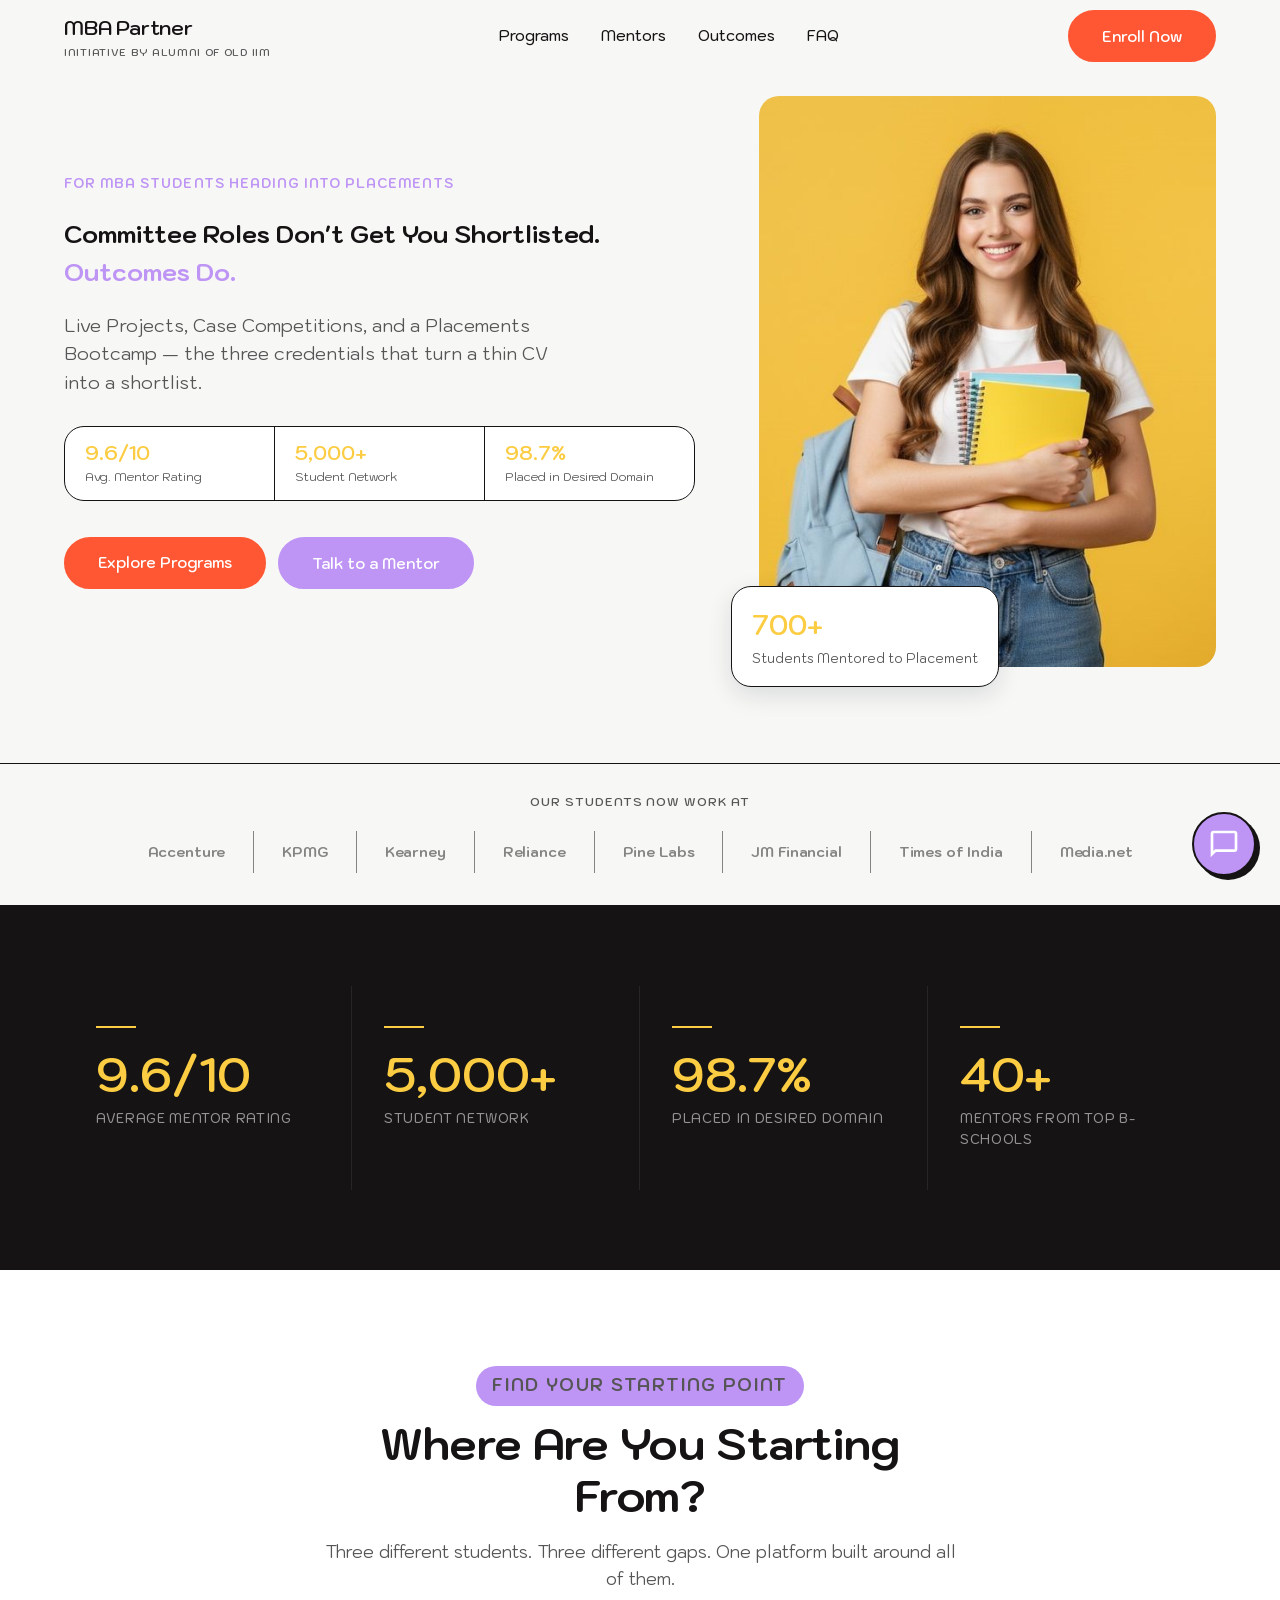
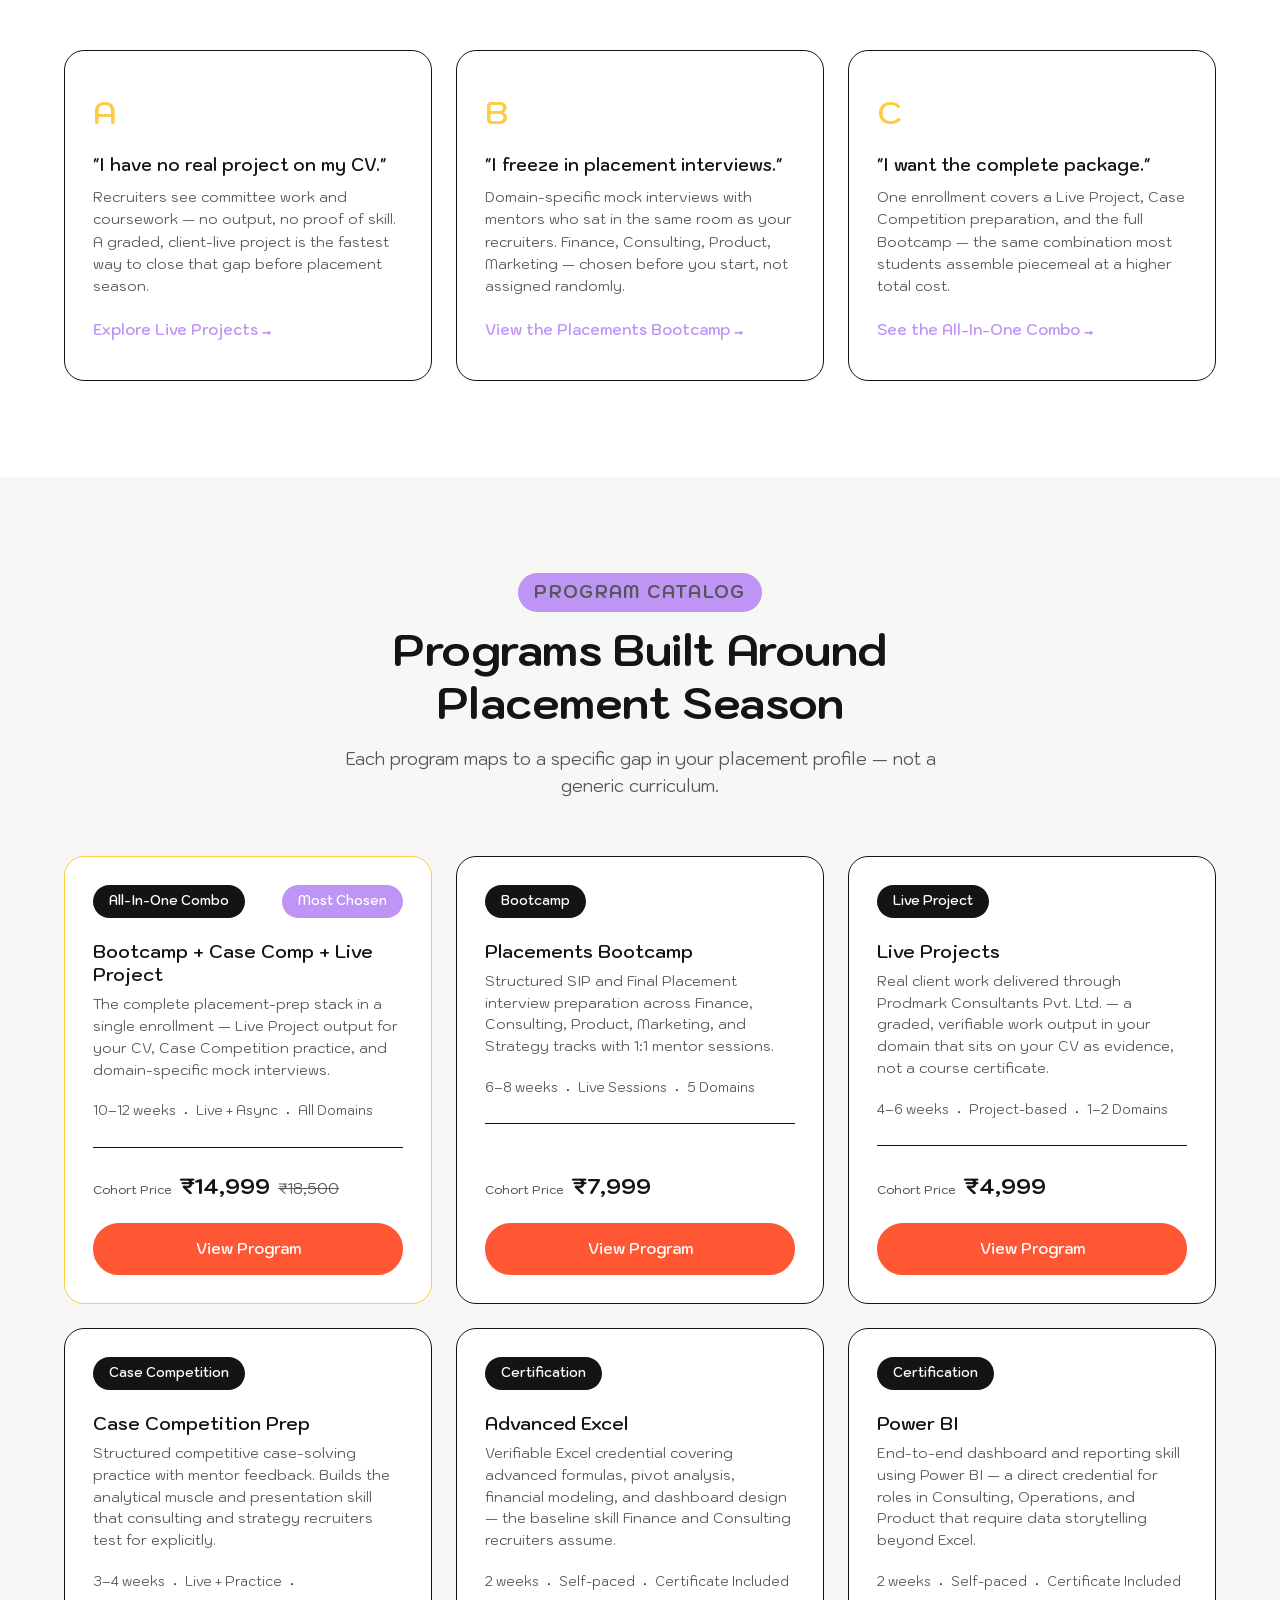
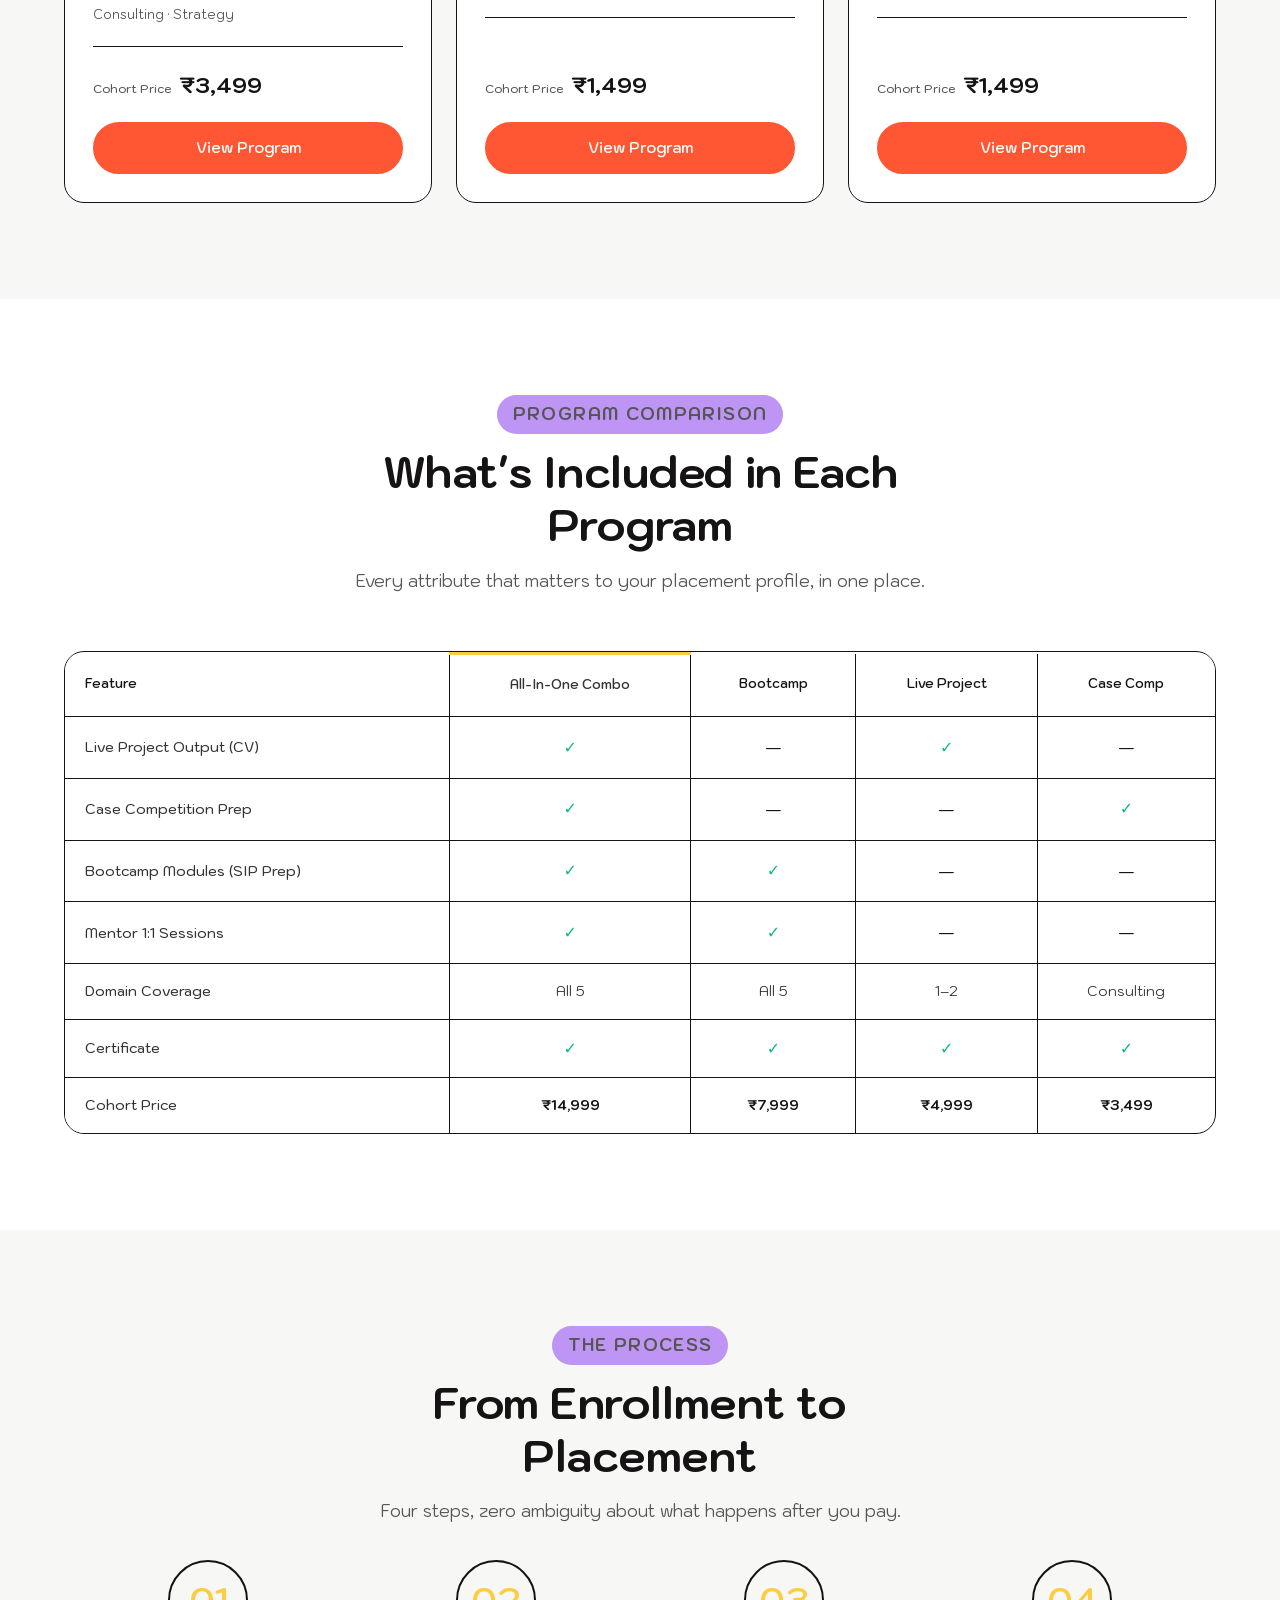
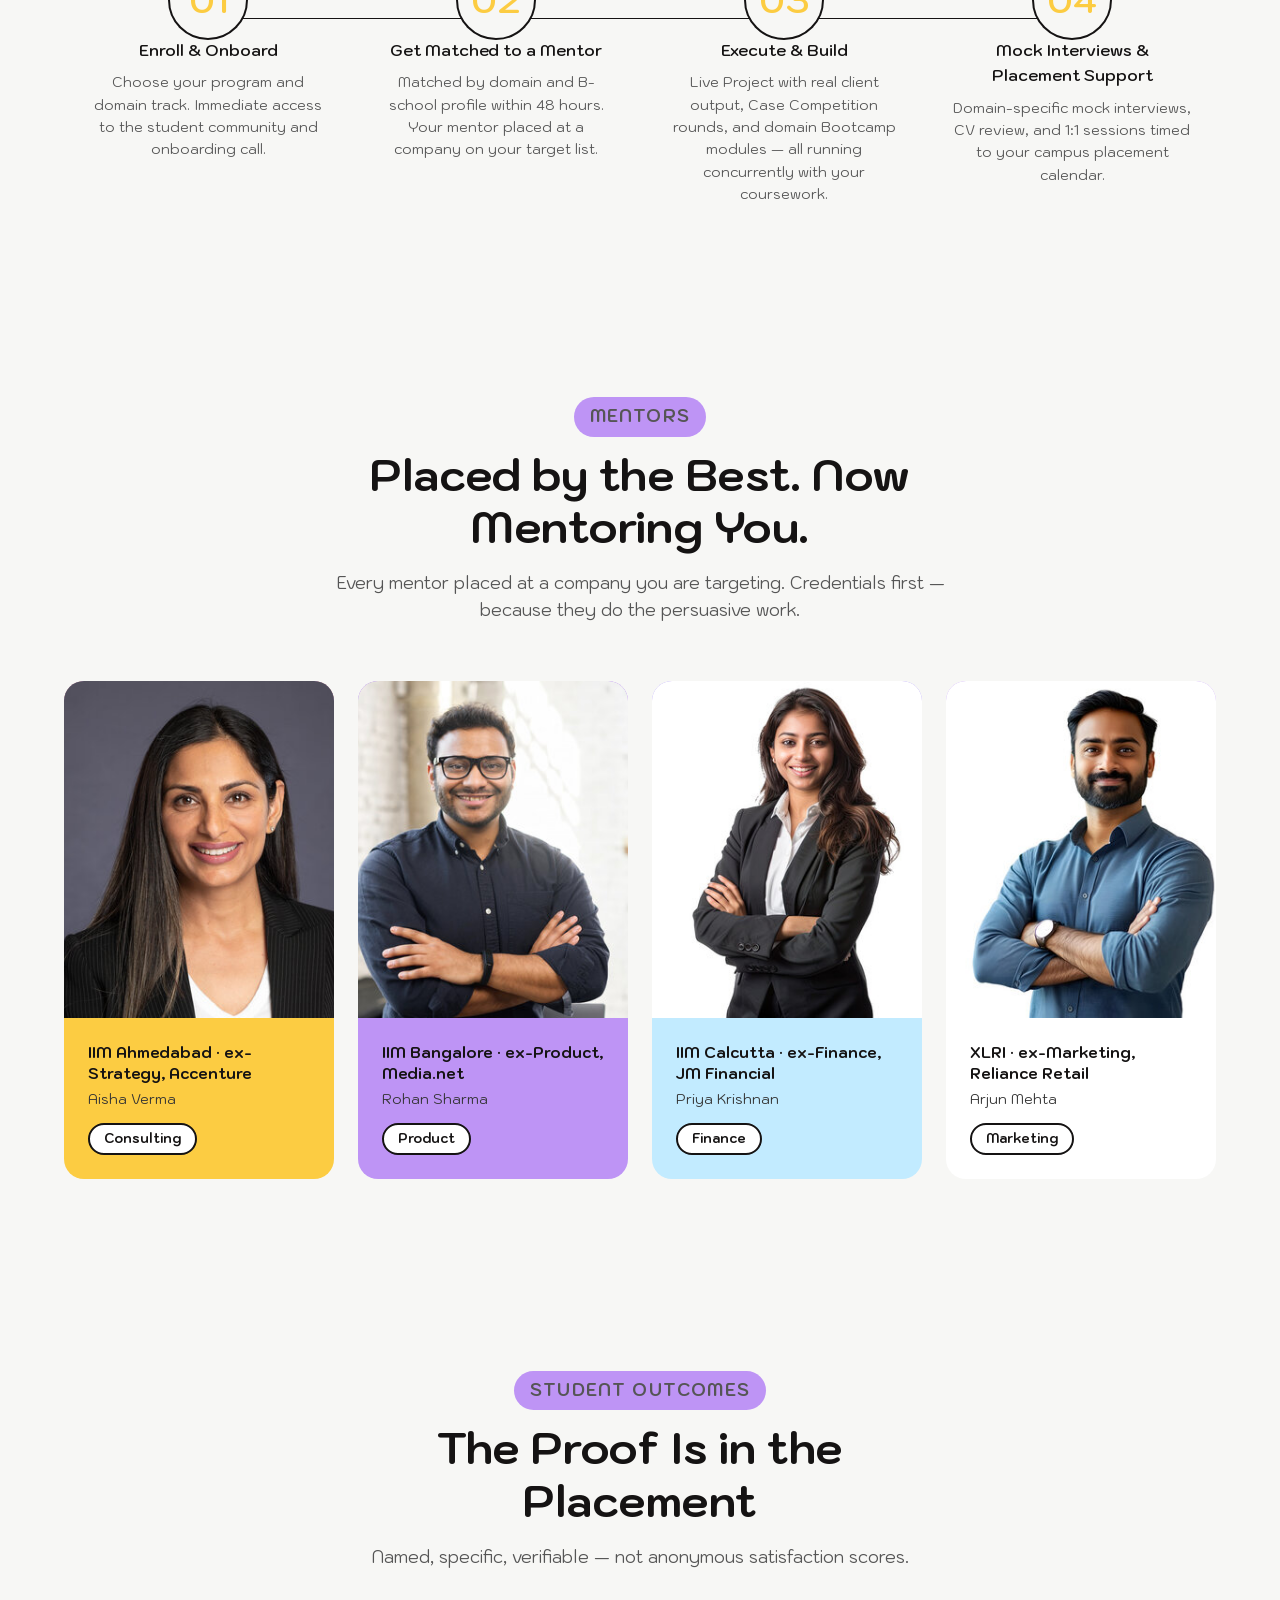
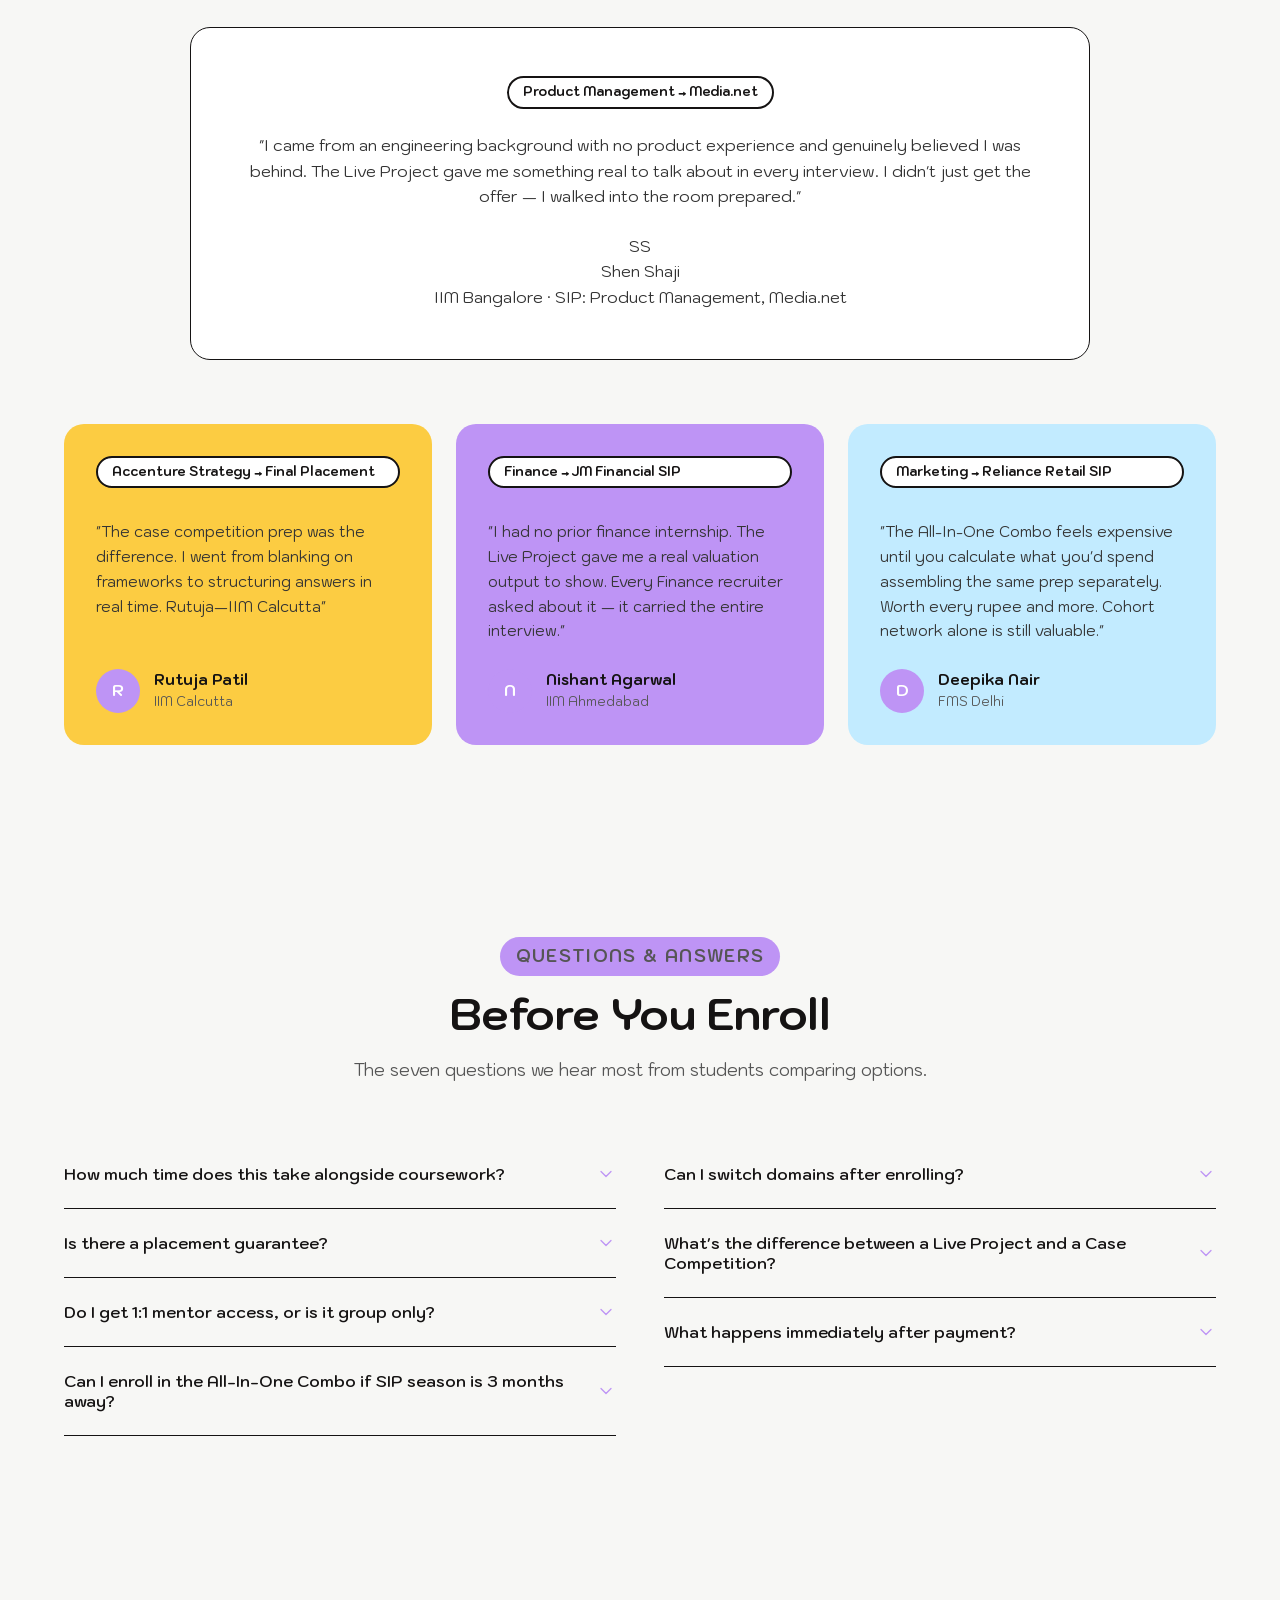
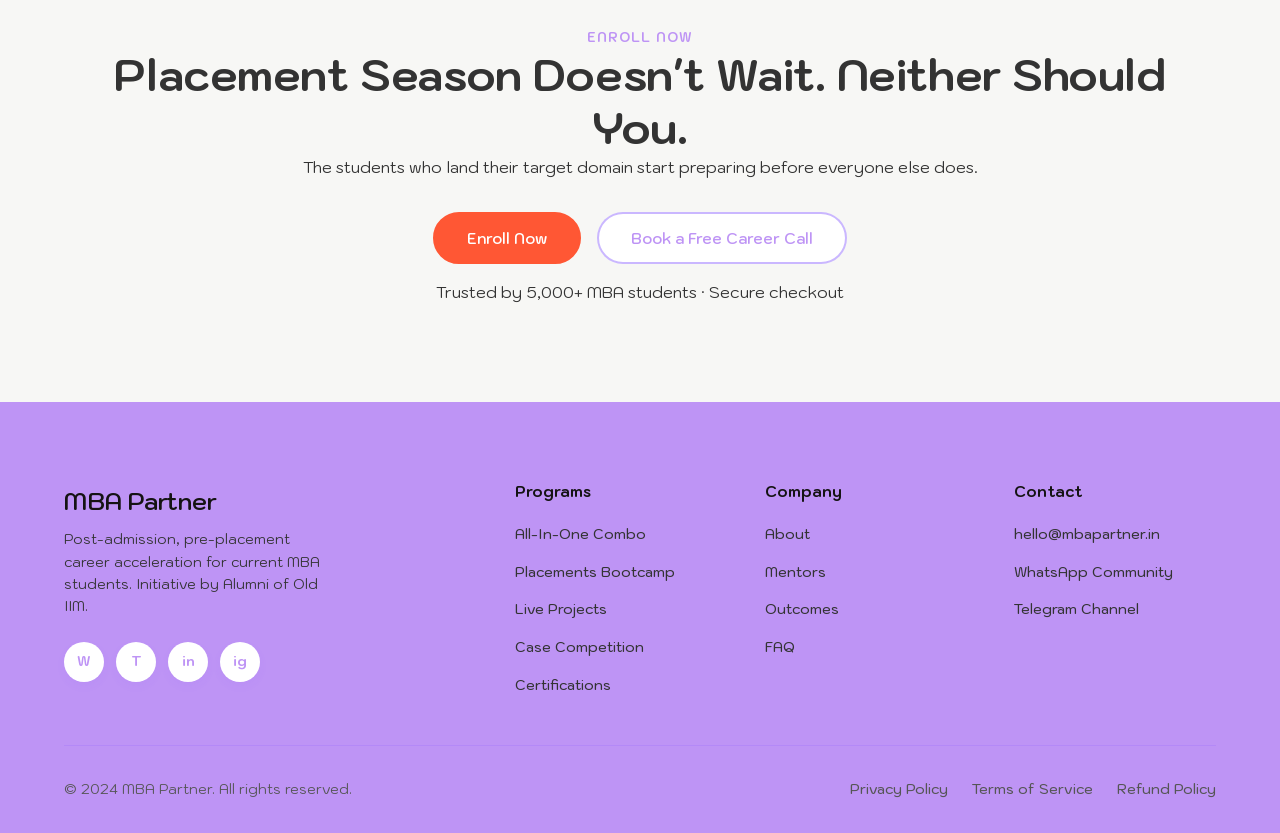
<file: index.html>
<!DOCTYPE html>
<html lang="en">
<head>
  <meta charset="UTF-8" />
  <meta name="viewport" content="width=device-width, initial-scale=1.0" />
  <title>MBA Partner — Programs for MBA Placements</title>
  <meta name="description" content="MBA Partner helps current MBA students land Summer Internship Placements and Final Placements through Live Projects, Case Competitions, and a Placements Bootcamp. Founded by alumni of top IIMs." />
  <link rel="preconnect" href="https://fonts.googleapis.com" />
  <link rel="preconnect" href="https://fonts.gstatic.com" crossorigin />
  <link href="https://fonts.googleapis.com/css2?family=Kodchasan:wght@400;500;600;700&display=swap" rel="stylesheet" />
  <link rel="stylesheet" href="shared.css" />

  <style>
    /* 01 — STICKY NAV
    ════════════════════════════════════════════════════════════════ */
    #nav {
      position: fixed;
      top: 0; left: 0; right: 0;
      z-index: 100;
      background: transparent;
      transition: background 200ms ease, box-shadow 200ms ease;
    }
    #nav.scrolled {
      background: var(--white);
      box-shadow: 0 1px 0 var(--hairline), 0 4px 16px rgba(11,27,51,0.06);
    }
    .nav-inner {
      display: flex;
      align-items: center;
      justify-content: space-between;
      height: 72px;
      gap: 24px;
    }
    .nav-brand { display: flex; flex-direction: column; gap: 1px; }
    .nav-wordmark {
      
      font-size: 20px;
      font-weight: 600;
      color: var(--navy);
      letter-spacing: -0.01em;
    }
    .nav-tagline {
      font-size: 10px;
      font-weight: 600;
      letter-spacing: 0.07em;
      text-transform: uppercase;
      color: var(--slate);
    }
    .nav-links {
      display: flex;
      align-items: center;
      gap: 32px;
    }
    .nav-links a {
      font-size: 15px;
      font-weight: 500;
      color: var(--navy);
      transition: color var(--transition);
    }
    .nav-links a:hover { color: var(--yellow); }
    .nav-mobile-toggle {
      display: none;
      flex-direction: column;
      gap: 5px;
      width: 28px;
      padding: 6px 2px;
      cursor: pointer;
    }
    .nav-mobile-toggle span {
      display: block;
      height: 2px;
      background: var(--navy);
      border-radius: 2px;
      transition: transform 200ms ease, opacity 200ms ease;
    }

    /* ════════════════════════════════════════════════════════════════
       02 — HERO
    ════════════════════════════════════════════════════════════════ */
    .hero-section { background: var(--bg-main); }
    .hero-grid {
      display: grid;
      grid-template-columns: 58fr 42fr;
      gap: 64px;
      align-items: center;
    }
    .hero-eyebrow { margin-bottom: 20px; }
    .hero-h1 { margin-bottom: 20px; color: var(--navy); }
    .hero-sub {
      font-size: 18px;
      color: var(--slate);
      line-height: 1.6;
      margin-bottom: 28px;
      max-width: 520px;
    }
    .hero-stat-strip {
      display: flex;
      align-items: center;
      gap: 0;
      flex-wrap: wrap;
      margin-bottom: 36px;
      border: 1px solid var(--hairline);
      border-radius: var(--radius-card);
      background: var(--white);
      overflow: hidden;
    }
    .hero-stat-item {
      flex: 1;
      padding: 14px 20px;
      border-right: 1px solid var(--hairline);
      min-width: 120px;
    }
    .hero-stat-item:last-child { border-right: none; }
    .hero-stat-num {
      
      font-size: 20px;
      font-weight: 600;
      color: var(--yellow);
      font-variant-numeric: tabular-nums;
      line-height: 1.2;
    }
    .hero-stat-label { font-size: 12px; color: var(--slate); margin-top: 2px; }
    .hero-ctas { display: flex; gap: 12px; flex-wrap: wrap; }

    .hero-visual { position: relative; }
    .hero-img-wrap {
      border-radius: var(--radius-card);
      overflow: hidden;
      background: var(--bg-panel);
      aspect-ratio: 4/5;
      display: flex;
      align-items: center;
      justify-content: center;
    }
    .hero-img-placeholder {
      width: 100%;
      height: 100%;
      background: linear-gradient(160deg, #1a2d4a 0%, #0B1B33 100%);
      display: flex;
      flex-direction: column;
      align-items: center;
      justify-content: center;
      gap: 16px;
      padding: 32px;
    }
    .hero-img-placeholder svg { opacity: 0.2; }
    .hero-img-placeholder p { color: rgba(255,255,255,0.35); font-size: 13px; text-align: center; }

    
    @keyframes floatBounce {
      0%, 100% { transform: translateY(0); }
      50% { transform: translateY(-12px); }
    }

    .hero-proof-card {
      position: absolute;
      bottom: -20px;
      left: -28px;
      background: var(--white);
      border: 1px solid var(--hairline);
      border-radius: var(--radius-card);
      padding: 16px 20px;
      box-shadow: 0 8px 24px rgba(11,27,51,0.12);
      min-width: 200px;
      animation: floatBounce 3s ease-in-out infinite;
    }
    .hero-proof-num {
      
      font-size: 28px;
      font-weight: 600;
      color: var(--yellow);
      font-variant-numeric: tabular-nums;
    }
    .hero-proof-label { font-size: 13px; color: var(--slate); margin-top: 2px; }

    /* ════════════════════════════════════════════════════════════════
       03 — RECRUITER TRUST BAR
    ════════════════════════════════════════════════════════════════ */
    .trust-bar {
      background: var(--navy-tint);
      border-top: 1px solid var(--hairline);
      border-bottom: 1px solid var(--hairline);
      padding: 28px 0;
    }
    .trust-bar-label {
      text-align: center;
      font-size: 12px;
      font-weight: 600;
      letter-spacing: 0.08em;
      text-transform: uppercase;
      color: var(--slate);
      margin-bottom: 20px;
    }
    .logo-strip {
      display: flex;
      align-items: center;
      justify-content: center;
      gap: 0;
      flex-wrap: nowrap;
      overflow-x: auto;
      scroll-snap-type: x mandatory;
      -webkit-overflow-scrolling: touch;
      padding-bottom: 4px;
    }
    .logo-strip::-webkit-scrollbar { display: none; }
    .logo-item {
      flex: 0 0 auto;
      scroll-snap-align: start;
      padding: 8px 28px;
      border-right: 1px solid var(--hairline);
      filter: grayscale(1);
      opacity: 0.5;
      transition: filter 200ms ease, opacity 200ms ease;
      cursor: default;
    }
    .logo-item:last-child { border-right: none; }
    .logo-item:hover { filter: grayscale(0); opacity: 1; }
    .logo-text {
      font-size: 14px;
      font-weight: 700;
      color: var(--navy);
      white-space: nowrap;
      letter-spacing: -0.01em;
    }

    /* ════════════════════════════════════════════════════════════════
       04 — OUTCOME METRICS BAND (dark)
    ════════════════════════════════════════════════════════════════ */
    .metrics-band {
      background: var(--navy);
      padding: 80px 0;
    }
    .metrics-grid {
      display: grid;
      grid-template-columns: repeat(4, 1fr);
      gap: 0;
    }
    .metric-tile {
      padding: 40px 32px;
      border-right: 1px solid rgba(255,255,255,0.08);
      position: relative;
    }
    .metric-tile:last-child { border-right: none; }
    .metric-tile::before {
      content: '';
      display: block;
      width: 40px;
      height: 2px;
      background: var(--yellow);
      margin-bottom: 20px;
    }
    .metric-num {
      
      font-size: clamp(32px, 4vw, 48px);
      font-weight: 600;
      color: var(--yellow);
      font-variant-numeric: tabular-nums;
      line-height: 1.1;
      margin-bottom: 8px;
    }
    .metric-label {
      font-size: 13px;
      font-weight: 500;
      letter-spacing: 0.05em;
      text-transform: uppercase;
      color: rgba(255,255,255,0.55);
    }

    /* ════════════════════════════════════════════════════════════════
       05 — GUIDED PATH FINDER
    ════════════════════════════════════════════════════════════════ */
    .path-finder-section { background: var(--bg-panel); }
    .section-header { text-align: center; max-width: 640px; margin: 0 auto 56px; }
    .section-header .eyebrow { margin-bottom: 12px; }
    .section-header h2 { margin-bottom: 16px; color: var(--navy); }
    .section-header p { color: var(--slate); font-size: 17px; }

    .path-grid {
      display: grid;
      grid-template-columns: repeat(3, 1fr);
      gap: 24px;
    }
    .path-card {
      background: var(--white);
      border: 1px solid var(--hairline);
      border-radius: var(--radius-card);
      padding: 36px 28px;
      transition: transform var(--transition), box-shadow var(--transition);
      display: flex;
      flex-direction: column;
    }
    .path-card:hover { transform: translateY(-2px); box-shadow: var(--shadow-hover); }
    .path-letter {
      
      font-size: 32px;
      font-weight: 600;
      color: var(--yellow);
      margin-bottom: 16px;
    }
    .path-diagnosis {
      font-size: 17px;
      font-weight: 600;
      color: var(--navy);
      margin-bottom: 10px;
      line-height: 1.3;
    }
    .path-benefit { font-size: 14px; color: var(--slate); line-height: 1.6; margin-bottom: 20px; flex-grow: 1; }

    /* ════════════════════════════════════════════════════════════════
       06 — FEATURED PROGRAMS GRID
    ════════════════════════════════════════════════════════════════ */
    .programs-section { background: var(--bg-main); }
    .programs-grid {
      display: grid;
      grid-template-columns: repeat(3, 1fr);
      gap: 24px;
    }
    .program-card {
      background: var(--white);
      border: 1px solid var(--hairline);
      border-radius: var(--radius-card);
      padding: 28px;
      display: flex;
      flex-direction: column;
      transition: transform var(--transition), box-shadow var(--transition);
    }
    .program-card:hover { transform: translateY(-2px); box-shadow: var(--shadow-hover); }
    .program-card.flagship { border-color: var(--yellow); }
    .program-card-top {
      display: flex;
      align-items: flex-start;
      justify-content: space-between;
      gap: 8px;
      margin-bottom: 16px;
    }
    .program-name {
      font-size: 18px;
      font-weight: 600;
      color: var(--navy);
      line-height: 1.3;
      margin-top: 6px;
      margin-bottom: 8px;
    }
    .program-outcome { font-size: 14px; color: var(--slate); line-height: 1.55; margin-bottom: 20px; }
    .program-meta {
      display: flex;
      flex-wrap: wrap;
      gap: 8px;
      margin-bottom: 20px;
      padding-bottom: 20px;
      border-bottom: 1px solid var(--hairline);
    }
    .meta-item { font-size: 13px; color: var(--slate); }
    .meta-dot { color: var(--hairline); }
    .program-price-row {
      display: flex;
      align-items: baseline;
      gap: 8px;
      margin-bottom: 20px;
      margin-top: auto;
    }
    .price-label { font-size: 12px; color: var(--slate); font-weight: 500; }
    .price-value {
      font-size: 22px;
      font-weight: 700;
      color: var(--navy);
      font-variant-numeric: tabular-nums;
    }
    .price-original { font-size: 15px; color: var(--slate); text-decoration: line-through; }
    .program-card .btn { width: 100%; }

    /* ════════════════════════════════════════════════════════════════
       07 — COMPARISON TABLE
    ════════════════════════════════════════════════════════════════ */
    .comparison-section { background: var(--bg-panel); overflow: hidden; }
    .table-scroll-wrap {
      overflow-x: auto;
      -webkit-overflow-scrolling: touch;
      border: 1px solid var(--hairline);
      border-radius: var(--radius-card);
      background: var(--white);
    }
    .table-scroll-wrap::-webkit-scrollbar { height: 6px; }
    .table-scroll-wrap::-webkit-scrollbar-track { background: var(--bg-panel); }
    .table-scroll-wrap::-webkit-scrollbar-thumb { background: var(--hairline); border-radius: 3px; }

    .comparison-table {
      width: 100%;
      min-width: 700px;
      border-collapse: collapse;
    }
    .comparison-table th,
    .comparison-table td {
      padding: 16px 20px;
      text-align: center;
      border-bottom: 1px solid var(--hairline);
      border-right: 1px solid var(--hairline);
      font-size: 14px;
    }
    .comparison-table th:last-child,
    .comparison-table td:last-child { border-right: none; }
    .comparison-table tbody tr:last-child td { border-bottom: none; }

    .comparison-table thead th {
      font-size: 13px;
      font-weight: 600;
      color: var(--navy);
      background: var(--bg-panel);
      text-align: center;
      padding-top: 20px;
      padding-bottom: 20px;
    }
    .comparison-table thead th:first-child { text-align: left; background: var(--bg-panel); }
    .comparison-table .col-feature {
      text-align: left;
      font-weight: 500;
      color: var(--navy-body);
      background: var(--white);
    }
    .comparison-table .col-flagship th {
      border-top: 3px solid var(--yellow);
      color: var(--gold-hover);
    }
    .check { color: var(--success); font-size: 16px; }
    .dash { color: var(--hairline); font-size: 18px; }
    .price-cell { font-weight: 700; color: var(--navy); font-variant-numeric: tabular-nums; }

    /* ════════════════════════════════════════════════════════════════
       08 — HOW IT WORKS
    ════════════════════════════════════════════════════════════════ */
    .how-section { background: var(--bg-main); }
    .steps-container { position: relative; }
    .steps-track {
      display: grid;
      grid-template-columns: repeat(4, 1fr);
      gap: 0;
      position: relative;
    }
    .steps-track::before {
      content: '';
      position: absolute;
      top: 36px;
      left: calc(12.5% + 8px);
      right: calc(12.5% + 8px);
      height: 1px;
      background: var(--hairline);
      z-index: 0;
    }
    .step {
      padding: 0 24px;
      text-align: center;
      position: relative;
      z-index: 1;
    }
    .step-num {
      
      font-size: 36px;
      font-weight: 600;
      color: var(--yellow);
      font-variant-numeric: tabular-nums;
      line-height: 1;
      margin-bottom: 20px;
      position: relative;
      display: inline-block;
    }
    .step-num::after {
      content: '';
      display: block;
      width: 80px;
      height: 80px;
      border-radius: 50%;
      background: var(--bg-main);
      border: 2px solid var(--navy);
      position: absolute;
      top: 50%;
      left: 50%;
      transform: translate(-50%, -50%);
      z-index: -1;
    }
    .step-title { font-size: 16px; font-weight: 600; color: var(--navy); margin-bottom: 8px; }
    .step-desc { font-size: 14px; color: var(--slate); line-height: 1.6; }

    .featured-quote-wrap {
      text-align: center;
      background: var(--white);
      border: 1px solid var(--hairline);
      padding: 48px;
      border-radius: var(--radius-card);
      margin-bottom: 64px;
      max-width: 900px;
      margin-left: auto;
      margin-right: auto;
    }
    .featured-quote-wrap .outcome-badge {
      margin-bottom: 24px;
    }
    .featured-quote-wrap .quote-attribution {
      justify-content: center;
      margin-top: 24px;
    }

    .cta-band {
      text-align: center;
    }

    .cta-band-buttons {
      margin-top: 32px;
      margin-bottom: 16px;
      display: flex;
      justify-content: center;
      gap: 16px;
    }

    
/* Modal Scrollbar Fix */
.modal::-webkit-scrollbar { width: 8px; }
.modal::-webkit-scrollbar-track { background: transparent; margin: 16px; border-radius: 16px; }
.modal::-webkit-scrollbar-thumb { background-color: rgba(0,0,0,0.15); border-radius: 8px; }
.modal::-webkit-scrollbar-thumb:hover { background-color: rgba(0,0,0,0.3); }
.modal { scrollbar-width: thin; scrollbar-color: rgba(0,0,0,0.15) transparent; }
</style>
</head>

<body>

  <!-- ══════════════════════════════════════════
       01 — STICKY NAV
  ══════════════════════════════════════════ -->
  <header id="nav" role="banner">
    <div class="container">
      <nav class="nav-inner" aria-label="Main navigation">
        <a href="#" class="nav-brand" aria-label="MBA Partner home">
          <span class="nav-wordmark">MBA Partner</span>
          <span class="nav-tagline">Initiative by Alumni of Old IIM</span>
        </a>
        <ul class="nav-links" id="nav-links" role="list">
          <li><a href="#programs" aria-label="View programs">Programs</a></li>
          <li><a href="#mentors" aria-label="Meet our mentors">Mentors</a></li>
          <li><a href="#testimonials" aria-label="Student outcomes">Outcomes</a></li>
          <li><a href="#faq" aria-label="Frequently asked questions">FAQ</a></li>
        </ul>
        <button class="btn btn-primary" id="nav-enroll" onclick="openModal('All Programs')" aria-haspopup="dialog">Enroll Now</button>
        <button class="nav-mobile-toggle" id="mobile-toggle" aria-label="Open navigation menu" aria-expanded="false" aria-controls="nav-links">
          <span></span><span></span><span></span>
        </button>
      </nav>
    </div>
  </header>

  <!-- ══════════════════════════════════════════
       02 — HERO
  ══════════════════════════════════════════ -->
  <main>
  <section class="hero-section" aria-labelledby="hero-h1">
    <div class="container">
      <div class="hero-grid">

        <div class="hero-copy">
          <p class="eyebrow hero-eyebrow">For MBA Students Heading Into Placements</p>
          <h1 class="hero-h1" id="hero-h1">Committee Roles Don't Get You&nbsp;Shortlisted. <span class="text-purple">Outcomes Do.</span></h1>
          <p class="hero-sub">
            Live Projects, Case Competitions, and a Placements Bootcamp — the three
            credentials that turn a thin CV into a shortlist.
          </p>

          <div class="hero-stat-strip" role="group" aria-label="Key statistics">
            <div class="hero-stat-item">
              <div class="hero-stat-num">9.6/10</div>
              <div class="hero-stat-label">Avg. Mentor Rating</div>
            </div>
            <div class="hero-stat-item">
              <div class="hero-stat-num">5,000+</div>
              <div class="hero-stat-label">Student Network</div>
            </div>
            <div class="hero-stat-item">
              <div class="hero-stat-num">98.7%</div>
              <div class="hero-stat-label">Placed in Desired Domain</div>
            </div>
          </div>

          <div class="hero-ctas">
            <a href="#programs" class="btn btn-primary">Explore Programs</a>
            <button class="btn btn-secondary" onclick="openModal('Mentor Session')" aria-haspopup="dialog">Talk to a Mentor</button>
          </div>
        </div>

        <div class="hero-visual" aria-hidden="true">
          <div class="hero-img-wrap">
            <img src="image/mentor_student_session.jpg" alt="Mentor and Student" style="width: 100%; height: 100%; object-fit: cover;" />
          </div>
          <div class="hero-proof-card">
            <div class="hero-proof-num">700+</div>
            <div class="hero-proof-label">Students Mentored to&nbsp;Placement</div>
          </div>
        </div>

      </div>
    </div>
  </section>

  <!-- ══════════════════════════════════════════
       03 — RECRUITER TRUST BAR
  ══════════════════════════════════════════ -->
  <div class="trust-bar" aria-label="Recruiters our students work at">
    <div class="container">
      <p class="trust-bar-label">Our Students Now Work At</p>
      <div class="logo-strip" role="list">
        <div class="logo-item" role="listitem"><span class="logo-text">Accenture</span></div>
        <div class="logo-item" role="listitem"><span class="logo-text">KPMG</span></div>
        <div class="logo-item" role="listitem"><span class="logo-text">Kearney</span></div>
        <div class="logo-item" role="listitem"><span class="logo-text">Reliance</span></div>
        <div class="logo-item" role="listitem"><span class="logo-text">Pine&nbsp;Labs</span></div>
        <div class="logo-item" role="listitem"><span class="logo-text">JM&nbsp;Financial</span></div>
        <div class="logo-item" role="listitem"><span class="logo-text">Times&nbsp;of&nbsp;India</span></div>
        <div class="logo-item" role="listitem"><span class="logo-text">Media.net</span></div>
      </div>
    </div>
  </div>

  <!-- ══════════════════════════════════════════
       04 — OUTCOME METRICS BAND
  ══════════════════════════════════════════ -->
  <section class="metrics-band" aria-label="Placement outcome statistics">
    <div class="container">
      <div class="metrics-grid" role="group">
        <div class="metric-tile">
          <div class="metric-num" data-target="9.6" data-suffix="/10" aria-label="9.6 out of 10">9.6<span style="font-size:60%">/10</span></div>
          <div class="metric-label">Average Mentor Rating</div>
        </div>
        <div class="metric-tile">
          <div class="metric-num" data-target="5000" data-suffix="+" aria-label="5,000 plus">5,000+</div>
          <div class="metric-label">Student Network</div>
        </div>
        <div class="metric-tile">
          <div class="metric-num" data-target="98.7" data-suffix="%" aria-label="98.7 percent">98.7%</div>
          <div class="metric-label">Placed in Desired Domain</div>
        </div>
        <div class="metric-tile">
          <div class="metric-num" data-target="40" data-suffix="+" aria-label="40 plus">40+</div>
          <div class="metric-label">Mentors From Top B-Schools</div>
        </div>
      </div>
    </div>
  </section>

  <!-- ══════════════════════════════════════════
       05 — GUIDED PATH FINDER
  ══════════════════════════════════════════ -->
  <section class="path-finder-section" aria-labelledby="path-heading">
    <div class="container">
      <div class="section-header">
        <p class="eyebrow">Find Your Starting Point</p>
        <h2 id="path-heading">Where Are You Starting From?</h2>
        <p>Three different students. Three different gaps. One platform built around all of them.</p>
      </div>
      <div class="path-grid">
        <article class="path-card">
          <div class="path-letter">A</div>
          <div class="path-diagnosis">"I have no real project on my CV."</div>
          <p class="path-benefit">Recruiters see committee work and coursework — no output, no proof of skill. A graded, client-live project is the fastest way to close that gap before placement season.</p>
          <a href="offering-live-project.html" class="text-link">Explore Live Projects →</a>
        </article>
        <article class="path-card">
          <div class="path-letter">B</div>
          <div class="path-diagnosis">"I freeze in placement interviews."</div>
          <p class="path-benefit">Domain-specific mock interviews with mentors who sat in the same room as your recruiters. Finance, Consulting, Product, Marketing — chosen before you start, not assigned randomly.</p>
          <a href="offering-bootcamp.html" class="text-link">View the Placements Bootcamp →</a>
        </article>
        <article class="path-card">
          <div class="path-letter">C</div>
          <div class="path-diagnosis">"I want the complete package."</div>
          <p class="path-benefit">One enrollment covers a Live Project, Case Competition preparation, and the full Bootcamp — the same combination most students assemble piecemeal at a higher total cost.</p>
          <a href="offering-all-in-one.html" class="text-link">See the All-In-One Combo →</a>
        </article>
      </div>
    </div>
  </section>

  <!-- ══════════════════════════════════════════
       06 — FEATURED PROGRAMS GRID
  ══════════════════════════════════════════ -->
  <section class="programs-section" id="programs" aria-labelledby="programs-heading">
    <div class="container">
      <div class="section-header">
        <p class="eyebrow">Program Catalog</p>
        <h2 id="programs-heading">Programs Built Around Placement Season</h2>
        <p>Each program maps to a specific gap in your placement profile — not a generic curriculum.</p>
      </div>
      <div class="programs-grid">

        <!-- Flagship: All-In-One Combo -->
        <article class="program-card flagship" aria-label="All-In-One Combo, Most Chosen program">
          <div class="program-card-top">
            <span class="tag-category">All-In-One Combo</span>
            <span class="tag-most-chosen">Most Chosen</span>
          </div>
          <h3 class="program-name">Bootcamp + Case Comp + Live Project</h3>
          <p class="program-outcome">The complete placement-prep stack in a single enrollment — Live Project output for your CV, Case Competition practice, and domain-specific mock interviews.</p>
          <div class="program-meta">
            <span class="meta-item">10–12 weeks</span>
            <span class="meta-dot">·</span>
            <span class="meta-item">Live + Async</span>
            <span class="meta-dot">·</span>
            <span class="meta-item">All Domains</span>
          </div>
          <div class="program-price-row">
            <span class="price-label">Cohort Price</span>
            <span class="price-value">₹14,999</span>
            <span class="price-original">₹18,500</span>
          </div>
          <a href="offering-all-in-one.html" class="btn btn-primary">View Program</a>
        </article>

        <!-- Placements Bootcamp -->
        <article class="program-card" aria-label="Placements Bootcamp program">
          <div class="program-card-top">
            <span class="tag-category">Bootcamp</span>
          </div>
          <h3 class="program-name">Placements Bootcamp</h3>
          <p class="program-outcome">Structured SIP and Final Placement interview preparation across Finance, Consulting, Product, Marketing, and Strategy tracks with 1:1 mentor sessions.</p>
          <div class="program-meta">
            <span class="meta-item">6–8 weeks</span>
            <span class="meta-dot">·</span>
            <span class="meta-item">Live Sessions</span>
            <span class="meta-dot">·</span>
            <span class="meta-item">5 Domains</span>
          </div>
          <div class="program-price-row">
            <span class="price-label">Cohort Price</span>
            <span class="price-value">₹7,999</span>
          </div>
          <a href="offering-bootcamp.html" class="btn btn-primary">View Program</a>
        </article>

        <!-- Live Project -->
        <article class="program-card" aria-label="Live Projects program">
          <div class="program-card-top">
            <span class="tag-category">Live Project</span>
          </div>
          <h3 class="program-name">Live Projects</h3>
          <p class="program-outcome">Real client work delivered through Prodmark Consultants Pvt. Ltd. — a graded, verifiable work output in your domain that sits on your CV as evidence, not a course certificate.</p>
          <div class="program-meta">
            <span class="meta-item">4–6 weeks</span>
            <span class="meta-dot">·</span>
            <span class="meta-item">Project-based</span>
            <span class="meta-dot">·</span>
            <span class="meta-item">1–2 Domains</span>
          </div>
          <div class="program-price-row">
            <span class="price-label">Cohort Price</span>
            <span class="price-value">₹4,999</span>
          </div>
          <a href="offering-live-project.html" class="btn btn-primary">View Program</a>
        </article>

        <!-- Case Competition -->
        <article class="program-card" aria-label="Case Competition program">
          <div class="program-card-top">
            <span class="tag-category">Case Competition</span>
          </div>
          <h3 class="program-name">Case Competition Prep</h3>
          <p class="program-outcome">Structured competitive case-solving practice with mentor feedback. Builds the analytical muscle and presentation skill that consulting and strategy recruiters test for explicitly.</p>
          <div class="program-meta">
            <span class="meta-item">3–4 weeks</span>
            <span class="meta-dot">·</span>
            <span class="meta-item">Live + Practice</span>
            <span class="meta-dot">·</span>
            <span class="meta-item">Consulting · Strategy</span>
          </div>
          <div class="program-price-row">
            <span class="price-label">Cohort Price</span>
            <span class="price-value">₹3,499</span>
          </div>
          <a href="offering-case-comp.html" class="btn btn-primary">View Program</a>
        </article>

        <!-- Advanced Excel -->
        <article class="program-card" aria-label="Advanced Excel Certification program">
          <div class="program-card-top">
            <span class="tag-category">Certification</span>
          </div>
          <h3 class="program-name">Advanced Excel</h3>
          <p class="program-outcome">Verifiable Excel credential covering advanced formulas, pivot analysis, financial modeling, and dashboard design — the baseline skill Finance and Consulting recruiters assume.</p>
          <div class="program-meta">
            <span class="meta-item">2 weeks</span>
            <span class="meta-dot">·</span>
            <span class="meta-item">Self-paced</span>
            <span class="meta-dot">·</span>
            <span class="meta-item">Certificate Included</span>
          </div>
          <div class="program-price-row">
            <span class="price-label">Cohort Price</span>
            <span class="price-value">₹1,499</span>
          </div>
          <a href="offering-certifications.html" class="btn btn-primary">View Program</a>
        </article>

        <!-- Power BI -->
        <article class="program-card" aria-label="Power BI Certification program">
          <div class="program-card-top">
            <span class="tag-category">Certification</span>
          </div>
          <h3 class="program-name">Power BI</h3>
          <p class="program-outcome">End-to-end dashboard and reporting skill using Power BI — a direct credential for roles in Consulting, Operations, and Product that require data storytelling beyond Excel.</p>
          <div class="program-meta">
            <span class="meta-item">2 weeks</span>
            <span class="meta-dot">·</span>
            <span class="meta-item">Self-paced</span>
            <span class="meta-dot">·</span>
            <span class="meta-item">Certificate Included</span>
          </div>
          <div class="program-price-row">
            <span class="price-label">Cohort Price</span>
            <span class="price-value">₹1,499</span>
          </div>
          <a href="offering-certifications.html" class="btn btn-primary">View Program</a>
        </article>

      </div>
    </div>
  </section>

  <!-- ══════════════════════════════════════════
       07 — COMPARISON TABLE
  ══════════════════════════════════════════ -->
  <section class="comparison-section" aria-labelledby="comparison-heading">
    <div class="container">
      <div class="section-header">
        <p class="eyebrow">Program Comparison</p>
        <h2 id="comparison-heading">What's Included in Each Program</h2>
        <p>Every attribute that matters to your placement profile, in one place.</p>
      </div>
      <div class="table-scroll-wrap" role="region" aria-label="Program comparison table, scroll horizontally on mobile">
        <table class="comparison-table">
          <caption class="sr-only">Comparison of MBA Partner programs by features included</caption>
          <thead>
            <tr>
              <th scope="col" style="text-align:left">Feature</th>
              <th scope="col" class="col-flagship" style="border-top:3px solid var(--yellow);color:var(--gold-hover)">All-In-One Combo</th>
              <th scope="col">Bootcamp</th>
              <th scope="col">Live Project</th>
              <th scope="col">Case Comp</th>
            </tr>
          </thead>
          <tbody>
            <tr>
              <td class="col-feature" scope="row">Live Project Output (CV)</td>
              <td><span class="check" aria-label="Included">✓</span></td>
              <td><span class="dash" aria-label="Not included">—</span></td>
              <td><span class="check" aria-label="Included">✓</span></td>
              <td><span class="dash" aria-label="Not included">—</span></td>
            </tr>
            <tr>
              <td class="col-feature" scope="row">Case Competition Prep</td>
              <td><span class="check" aria-label="Included">✓</span></td>
              <td><span class="dash" aria-label="Not included">—</span></td>
              <td><span class="dash" aria-label="Not included">—</span></td>
              <td><span class="check" aria-label="Included">✓</span></td>
            </tr>
            <tr>
              <td class="col-feature" scope="row">Bootcamp Modules (SIP Prep)</td>
              <td><span class="check" aria-label="Included">✓</span></td>
              <td><span class="check" aria-label="Included">✓</span></td>
              <td><span class="dash" aria-label="Not included">—</span></td>
              <td><span class="dash" aria-label="Not included">—</span></td>
            </tr>
            <tr>
              <td class="col-feature" scope="row">Mentor 1:1 Sessions</td>
              <td><span class="check" aria-label="Included">✓</span></td>
              <td><span class="check" aria-label="Included">✓</span></td>
              <td><span class="dash" aria-label="Not included">—</span></td>
              <td><span class="dash" aria-label="Not included">—</span></td>
            </tr>
            <tr>
              <td class="col-feature" scope="row">Domain Coverage</td>
              <td>All 5</td>
              <td>All 5</td>
              <td>1–2</td>
              <td>Consulting</td>
            </tr>
            <tr>
              <td class="col-feature" scope="row">Certificate</td>
              <td><span class="check" aria-label="Included">✓</span></td>
              <td><span class="check" aria-label="Included">✓</span></td>
              <td><span class="check" aria-label="Included">✓</span></td>
              <td><span class="check" aria-label="Included">✓</span></td>
            </tr>
            <tr>
              <td class="col-feature" scope="row">Cohort Price</td>
              <td class="price-cell">₹14,999</td>
              <td class="price-cell">₹7,999</td>
              <td class="price-cell">₹4,999</td>
              <td class="price-cell">₹3,499</td>
            </tr>
          </tbody>
        </table>
      </div>
    </div>
  </section>

  <!-- Screen-reader only utility -->
  <style>.sr-only{position:absolute;width:1px;height:1px;padding:0;margin:-1px;overflow:hidden;clip:rect(0,0,0,0);white-space:nowrap;border-width:0}
/* Modal Scrollbar Fix */
.modal::-webkit-scrollbar { width: 8px; }
.modal::-webkit-scrollbar-track { background: transparent; margin: 16px; border-radius: 16px; }
.modal::-webkit-scrollbar-thumb { background-color: rgba(0,0,0,0.15); border-radius: 8px; }
.modal::-webkit-scrollbar-thumb:hover { background-color: rgba(0,0,0,0.3); }
.modal { scrollbar-width: thin; scrollbar-color: rgba(0,0,0,0.15) transparent; }
</style>

  <!-- ══════════════════════════════════════════
       08 — HOW IT WORKS
  ══════════════════════════════════════════ -->
  <section class="how-section" aria-labelledby="how-heading">
    <div class="container">
      <div class="section-header">
        <p class="eyebrow">The Process</p>
        <h2 id="how-heading">From Enrollment to Placement</h2>
        <p>Four steps, zero ambiguity about what happens after you pay.</p>
      </div>
      <div class="steps-container">
        <div class="steps-track" role="list">
          <div class="step" role="listitem">
            <div class="step-num" aria-hidden="true">01</div>
            <div>
              <div class="step-title">Enroll &amp; Onboard</div>
              <p class="step-desc">Choose your program and domain track. Immediate access to the student community and onboarding call.</p>
            </div>
          </div>
          <div class="step" role="listitem">
            <div class="step-num" aria-hidden="true">02</div>
            <div>
              <div class="step-title">Get Matched to a Mentor</div>
              <p class="step-desc">Matched by domain and B-school profile within 48 hours. Your mentor placed at a company on your target list.</p>
            </div>
          </div>
          <div class="step" role="listitem">
            <div class="step-num" aria-hidden="true">03</div>
            <div>
              <div class="step-title">Execute &amp; Build</div>
              <p class="step-desc">Live Project with real client output, Case Competition rounds, and domain Bootcamp modules — all running concurrently with your coursework.</p>
            </div>
          </div>
          <div class="step" role="listitem">
            <div class="step-num" aria-hidden="true">04</div>
            <div>
              <div class="step-title">Mock Interviews &amp; Placement Support</div>
              <p class="step-desc">Domain-specific mock interviews, CV review, and 1:1 sessions timed to your campus placement calendar.</p>
            </div>
          </div>
        </div>
      </div>
    </div>
  </section>

  <!-- ══════════════════════════════════════════
       09 — MENTOR CREDIBILITY WALL
  ══════════════════════════════════════════ -->
  <section class="mentors-section" id="mentors" aria-labelledby="mentors-heading">
    <div class="container">
      <div class="section-header">
        <p class="eyebrow">Mentors</p>
        <h2 id="mentors-heading">Placed by the Best. Now Mentoring You.</h2>
        <p>Every mentor placed at a company you are targeting. Credentials first — because they do the persuasive work.</p>
      </div>
      <div class="mentors-grid">

        <article class="mentor-card">
          <div class="mentor-photo">
            <img src="image/aisha.jpg" alt="Aisha Verma" />
          </div>
          <div class="mentor-info">
            <div class="mentor-credential">IIM Ahmedabad · ex-Strategy, Accenture</div>
            <div class="mentor-name">Aisha Verma</div>
            <span class="tag-domain">Consulting</span>
          </div>
        </article>

        <article class="mentor-card">
          <div class="mentor-photo">
            <img src="image/rohan.jpg" alt="Rohan Sharma" />
          </div>
          <div class="mentor-info">
            <div class="mentor-credential">IIM Bangalore · ex-Product, Media.net</div>
            <div class="mentor-name">Rohan Sharma</div>
            <span class="tag-domain">Product</span>
          </div>
        </article>

        <article class="mentor-card">
          <div class="mentor-photo">
            <img src="image/Priya.jpg" alt="Priya Krishnan" />
          </div>
          <div class="mentor-info">
            <div class="mentor-credential">IIM Calcutta · ex-Finance, JM Financial</div>
            <div class="mentor-name">Priya Krishnan</div>
            <span class="tag-domain">Finance</span>
          </div>
        </article>

        <article class="mentor-card">
          <div class="mentor-photo">
            <img src="image/arjun.jpg" alt="Arjun Mehta" />
          </div>
          <div class="mentor-info">
            <div class="mentor-credential">XLRI · ex-Marketing, Reliance Retail</div>
            <div class="mentor-name">Arjun Mehta</div>
            <span class="tag-domain">Marketing</span>
          </div>
        </article>

      </div>
    </div>
  </section>

  <!-- ══════════════════════════════════════════
       10 — STUDENT OUTCOME STORIES
  ══════════════════════════════════════════ -->
  <section class="testimonials-section" id="testimonials" aria-labelledby="testimonials-heading">
    <div class="container">
      <div class="section-header">
        <p class="eyebrow">Student Outcomes</p>
        <h2 id="testimonials-heading">The Proof Is in the Placement</h2>
        <p>Named, specific, verifiable — not anonymous satisfaction scores.</p>
      </div>

      <div class="featured-quote-wrap" aria-label="Featured student outcome">
        <div class="outcome-badge">
          <span class="outcome-badge-text">Product Management → Media.net</span>
        </div>
        <div class="quote-rule" aria-hidden="true"></div>
        <blockquote>
          <p class="quote-text">"I came from an engineering background with no product experience and genuinely believed I was behind. The Live Project gave me something real to talk about in every interview. I didn't just get the offer — I walked into the room prepared."</p>
        </blockquote>
        <div class="quote-attribution">
          <div class="quote-avatar" aria-hidden="true">SS</div>
          <div>
            <div class="quote-author-name">Shen Shaji</div>
            <div class="quote-author-institution">IIM Bangalore · SIP: Product Management, Media.net</div>
          </div>
        </div>
      </div>

      <div class="testimonials-grid">

        <article class="testimonial-card">
          <div class="outcome-badge">
            <span class="outcome-badge-text">Accenture Strategy → Final Placement</span>
          </div>
          <blockquote>
            <p class="testimonial-quote">"The case competition prep was the difference. I went from blanking on frameworks to structuring answers in real time. Rutuja—IIM Calcutta"</p>
          </blockquote>
          <div class="testimonial-author">
            <div class="testimonial-avatar" aria-hidden="true">R</div>
            <div>
              <div class="testimonial-name">Rutuja Patil</div>
              <div class="testimonial-institution">IIM Calcutta</div>
            </div>
          </div>
        </article>

        <article class="testimonial-card">
          <div class="outcome-badge">
            <span class="outcome-badge-text">Finance → JM Financial SIP</span>
          </div>
          <blockquote>
            <p class="testimonial-quote">"I had no prior finance internship. The Live Project gave me a real valuation output to show. Every Finance recruiter asked about it — it carried the entire interview."</p>
          </blockquote>
          <div class="testimonial-author">
            <div class="testimonial-avatar" aria-hidden="true">N</div>
            <div>
              <div class="testimonial-name">Nishant Agarwal</div>
              <div class="testimonial-institution">IIM Ahmedabad</div>
            </div>
          </div>
        </article>

        <article class="testimonial-card">
          <div class="outcome-badge">
            <span class="outcome-badge-text">Marketing → Reliance Retail SIP</span>
          </div>
          <blockquote>
            <p class="testimonial-quote">"The All-In-One Combo feels expensive until you calculate what you'd spend assembling the same prep separately. Worth every rupee and more. Cohort network alone is still valuable."</p>
          </blockquote>
          <div class="testimonial-author">
            <div class="testimonial-avatar" aria-hidden="true">D</div>
            <div>
              <div class="testimonial-name">Deepika Nair</div>
              <div class="testimonial-institution">FMS Delhi</div>
            </div>
          </div>
        </article>

      </div>
    </div>
  </section>

  <!-- ══════════════════════════════════════════
       11 — FAQ ACCORDION
  ══════════════════════════════════════════ -->
  <section class="faq-section" id="faq" aria-labelledby="faq-heading">
    <div class="container">
      <div class="section-header">
        <p class="eyebrow">Questions &amp; Answers</p>
        <h2 id="faq-heading">Before You Enroll</h2>
        <p>The seven questions we hear most from students comparing options.</p>
      </div>
      <div class="faq-grid">
        <div class="faq-col">


          <div class="faq-item">
            <button class="faq-question" aria-expanded="false">
              How much time does this take alongside coursework?
              <svg class="faq-chevron" viewBox="0 0 24 24" fill="none" stroke="currentColor" stroke-width="1.5" stroke-linecap="round" stroke-linejoin="round" aria-hidden="true"><polyline points="6 9 12 15 18 9"/></svg>
            </button>
            <div class="faq-answer">The Live Project requires 6–10 hours per week for 4–6 weeks. Bootcamp sessions are scheduled around your academic calendar — typically evenings and weekends. The All-In-One Combo is designed to run concurrently, not consecutively, so total additional time per week stays under 12 hours at peak.</div>
          </div>

          <div class="faq-item">
            <button class="faq-question" aria-expanded="false">
              Is there a placement guarantee?
              <svg class="faq-chevron" viewBox="0 0 24 24" fill="none" stroke="currentColor" stroke-width="1.5" stroke-linecap="round" stroke-linejoin="round" aria-hidden="true"><polyline points="6 9 12 15 18 9"/></svg>
            </button>
            <div class="faq-answer">We do not make a placement guarantee — any platform that does is misrepresenting how campus placements work. What the 98.7% figure reflects is the proportion of our students who landed a role in their chosen domain (not just any offer). The outcome depends on your effort, your college's placement process, and your cohort year's market — all outside our control. Our job is to make sure preparation isn't the reason you don't get shortlisted.</div>
          </div>

          <div class="faq-item">
            <button class="faq-question" aria-expanded="false">
              Do I get 1:1 mentor access, or is it group only?
              <svg class="faq-chevron" viewBox="0 0 24 24" fill="none" stroke="currentColor" stroke-width="1.5" stroke-linecap="round" stroke-linejoin="round" aria-hidden="true"><polyline points="6 9 12 15 18 9"/></svg>
            </button>
            <div class="faq-answer">The Bootcamp includes scheduled 1:1 mock interview sessions with your matched mentor. The All-In-One Combo includes these plus group workshops and async feedback on Live Project deliverables. The standalone Live Project and Case Competition programs are primarily group-format — 1:1 sessions are not included but can be purchased separately.</div>
          </div>

          <div class="faq-item">
            <button class="faq-question" aria-expanded="false">
              Can I enroll in the All-In-One Combo if SIP season is 3 months away?
              <svg class="faq-chevron" viewBox="0 0 24 24" fill="none" stroke="currentColor" stroke-width="1.5" stroke-linecap="round" stroke-linejoin="round" aria-hidden="true"><polyline points="6 9 12 15 18 9"/></svg>
            </button>
            <div class="faq-answer">Yes — 3 months is the ideal enrollment window. It allows the Live Project to complete and be written up for your CV before campus season begins, and leaves 4–6 weeks for mock interview prep. Enrolling at under 6 weeks before placements compresses the Live Project significantly; we recommend the standalone Bootcamp in that case and the Live Project for the next cohort.</div>
          </div>
        </div>
        <div class="faq-col">

          <div class="faq-item">
            <button class="faq-question" aria-expanded="false">
              Can I switch domains after enrolling?
              <svg class="faq-chevron" viewBox="0 0 24 24" fill="none" stroke="currentColor" stroke-width="1.5" stroke-linecap="round" stroke-linejoin="round" aria-hidden="true"><polyline points="6 9 12 15 18 9"/></svg>
            </button>
            <div class="faq-answer">For the Bootcamp and Live Project, domain selection is confirmed at enrollment because mentor matching and project allocation are immediate. If your placement strategy shifts before the cohort starts, contact us directly — switches are handled case by case within the first 72 hours.</div>
          </div>

          <div class="faq-item">
            <button class="faq-question" aria-expanded="false">
              What's the difference between a Live Project and a Case Competition?
              <svg class="faq-chevron" viewBox="0 0 24 24" fill="none" stroke="currentColor" stroke-width="1.5" stroke-linecap="round" stroke-linejoin="round" aria-hidden="true"><polyline points="6 9 12 15 18 9"/></svg>
            </button>
            <div class="faq-answer">A Live Project is a real client engagement with a verifiable output (a deliverable you can show on your CV and discuss in interviews). A Case Competition is structured practice — high-pressure, time-limited problem solving that builds the analytical and presentation muscle that Consulting and Strategy recruiters test for explicitly. Both serve different gaps; most students who target consulting-adjacent roles need both.</div>
          </div>

          <div class="faq-item">
            <button class="faq-question" aria-expanded="false">
              What happens immediately after payment?
              <svg class="faq-chevron" viewBox="0 0 24 24" fill="none" stroke="currentColor" stroke-width="1.5" stroke-linecap="round" stroke-linejoin="round" aria-hidden="true"><polyline points="6 9 12 15 18 9"/></svg>
            </button>
            <div class="faq-answer">You receive a confirmation email with your cohort start date and a link to the onboarding form (domain selection, B-school, placement timeline). Within 48 hours you are added to the cohort WhatsApp group, introduced to your cohort mentor, and given access to the pre-cohort resource pack. The first live session is typically within 5–7 days of enrollment.</div>
          </div>
        </div>
      </div>
    </div>
  </section>

  <!-- ══════════════════════════════════════════
       12 — FINAL CTA BAND
  ══════════════════════════════════════════ -->
  <section class="cta-band" aria-labelledby="cta-heading">
    <div class="container">
      <p class="eyebrow">Enroll Now</p>
      <h2 id="cta-heading">Placement Season Doesn't Wait. Neither Should You.</h2>
      <p class="sub">The students who land their target domain start preparing before everyone else does.</p>
      <div class="cta-band-buttons">
        <button class="btn btn-primary" onclick="openModal('All Programs')" aria-haspopup="dialog">Enroll Now</button>
        <button class="btn btn-secondary-light" onclick="openModal('Free Career Call')" aria-haspopup="dialog">Book a Free Career Call</button>
      </div>
      <p class="cta-reassurance">Trusted by 5,000+ MBA students · Secure checkout</p>
    </div>
  </section>
  </main>

  <!-- ══════════════════════════════════════════
       13 — FOOTER
  ══════════════════════════════════════════ -->
  <footer aria-label="Site footer">
    <div class="container">
      <div class="footer-grid">
        <div class="footer-brand">
          <div class="nav-wordmark">MBA Partner</div>
          <p>Post-admission, pre-placement career acceleration for current MBA students. Initiative by Alumni of Old IIM.</p>
          <div class="footer-social">
            <a href="#" class="social-link" aria-label="WhatsApp community">W</a>
            <a href="#" class="social-link" aria-label="Telegram channel">T</a>
            <a href="#" class="social-link" aria-label="LinkedIn page">in</a>
            <a href="#" class="social-link" aria-label="Instagram profile">ig</a>
          </div>
        </div>
        <div class="footer-col">
          <h4>Programs</h4>
          <ul>
            <li><a href="offering-all-in-one.html">All-In-One Combo</a></li>
            <li><a href="offering-bootcamp.html">Placements Bootcamp</a></li>
            <li><a href="offering-live-project.html">Live Projects</a></li>
            <li><a href="offering-case-comp.html">Case Competition</a></li>
            <li><a href="offering-certifications.html">Certifications</a></li>
          </ul>
        </div>
        <div class="footer-col">
          <h4>Company</h4>
          <ul>
            <li><a href="#">About</a></li>
            <li><a href="#mentors">Mentors</a></li>
            <li><a href="#testimonials">Outcomes</a></li>
            <li><a href="#faq">FAQ</a></li>
          </ul>
        </div>
        <div class="footer-col">
          <h4>Contact</h4>
          <ul>
            <li><a href="mailto:hello@mbapartner.in">hello@mbapartner.in</a></li>
            <li><a href="#">WhatsApp Community</a></li>
            <li><a href="#">Telegram Channel</a></li>
          </ul>
        </div>
      </div>
      <div class="footer-bottom">
        <p>© 2024 MBA Partner. All rights reserved.</p>
        <nav class="footer-legal" aria-label="Legal links">
          <a href="#">Privacy Policy</a>
          <a href="#">Terms of Service</a>
          <a href="#">Refund Policy</a>
        </nav>
      </div>
    </div>
  </footer>

  <!-- MOBILE PERSISTENT CTA BAR -->
  <div id="mobile-cta-bar" aria-label="Persistent enroll button" role="complementary">
    <button class="btn btn-primary" onclick="openModal('All Programs')" style="width:100%">Enroll Now</button>
  </div>

  <!-- ══════════════════════════════════════════
       ENROLLMENT MODAL
  ══════════════════════════════════════════ -->
  <div id="enroll-modal" class="modal-overlay" role="dialog" aria-modal="true" aria-labelledby="modal-title" aria-hidden="true">
    <div class="modal" id="modal-box">
      <button class="modal-close" id="modal-close-btn" aria-label="Close enrollment form">✕</button>
      <p class="eyebrow modal-eyebrow">Get Started</p>
      <h2 class="modal-title" id="modal-title">Reserve Your Spot</h2>
      <p class="modal-offering-name" id="modal-offering-label">All Programs</p>
      <form class="modal-form" id="enroll-form" novalidate>
        <div class="form-group">
          <label class="form-label" for="modal-name">Full Name</label>
          <input class="form-input" type="text" id="modal-name" name="name" placeholder="Your full name" required autocomplete="name" />
        </div>
        <div class="form-group">
          <label class="form-label" for="modal-email">Email Address</label>
          <input class="form-input" type="email" id="modal-email" name="email" placeholder="you@college.edu" required autocomplete="email" />
        </div>
        <div class="form-group">
          <label class="form-label" for="modal-phone">WhatsApp Number</label>
          <input class="form-input" type="tel" id="modal-phone" name="phone" placeholder="+91 98765 43210" required autocomplete="tel" />
        </div>
        <div class="form-group">
          <label class="form-label" for="modal-bschool">B-School</label>
          <input class="form-input" type="text" id="modal-bschool" name="bschool" placeholder="IIM Ahmedabad, FMS Delhi, etc." required />
        </div>
        <div class="form-group">
          <label class="form-label" for="modal-domain">Target Domain</label>
          <select class="form-select" id="modal-domain" name="domain">
            <option value="">Select your domain</option>
            <option>Consulting &amp; Strategy</option>
            <option>Finance &amp; Investment Banking</option>
            <option>Product Management</option>
            <option>Marketing &amp; Brand</option>
            <option>Operations &amp; Supply Chain</option>
            <option>General Management</option>
          </select>
        </div>
        <button type="submit" class="modal-submit">Reserve My Spot →</button>
        <p class="modal-note">Our team will reach you on WhatsApp within 24 hours with cohort details and payment link.</p>
      </form>
    </div>
  </div>

  <!-- ══════════════════════════════════════════
       JAVASCRIPT
  ══════════════════════════════════════════ -->
  <script>
    // ── Enrollment Modal ────────────────────────────────────────────
    const modalOverlay = document.getElementById('enroll-modal');
    const modalCloseBtn = document.getElementById('modal-close-btn');
    const modalOfferingLabel = document.getElementById('modal-offering-label');
    const enrollForm = document.getElementById('enroll-form');

    function openModal(offeringName) {
      modalOfferingLabel.textContent = offeringName || 'All Programs';
      modalOverlay.classList.add('open');
      modalOverlay.setAttribute('aria-hidden', 'false');
      document.body.style.overflow = 'hidden';
      setTimeout(() => modalCloseBtn.focus(), 50);
    }

    function closeModal() {
      modalOverlay.classList.remove('open');
      modalOverlay.setAttribute('aria-hidden', 'true');
      document.body.style.overflow = '';
    }

    modalCloseBtn.addEventListener('click', closeModal);
    modalOverlay.addEventListener('click', (e) => {
      if (e.target === modalOverlay) closeModal();
    });
    document.addEventListener('keydown', (e) => {
      if (e.key === 'Escape' && modalOverlay.classList.contains('open')) closeModal();
    });

    enrollForm.addEventListener('submit', (e) => {
      e.preventDefault();
      // Task #3: Show loading feedback immediately
      const submitBtn = enrollForm.querySelector('.modal-submit');
      submitBtn.classList.add('is-loading');
      submitBtn.setAttribute('aria-label', 'Sending…');

      const name = document.getElementById('modal-name').value.trim();
      const phone = document.getElementById('modal-phone').value.trim();
      const offering = modalOfferingLabel.textContent;
      const msg = encodeURIComponent(`Hi, I'm ${name} and I'd like to enroll in: ${offering}. My WhatsApp: ${phone}`);

      // Brief delay so user sees the spinner before the tab opens
      setTimeout(() => {
        window.open(`https://wa.me/919999999999?text=${msg}`, '_blank');
        submitBtn.classList.remove('is-loading');
        submitBtn.setAttribute('aria-label', 'Reserve My Spot →');
        closeModal();
      }, 600);
    });

    // ── Nav scroll behavior ─────────────────────────────────────────
    const nav = document.getElementById('nav');
    const mobileToggle = document.getElementById('mobile-toggle');
    const navLinks = document.getElementById('nav-links');
    const mobileCTABar = document.getElementById('mobile-cta-bar');
    const heroSection = document.querySelector('.hero-section');

    window.addEventListener('scroll', () => {
      if (window.scrollY > 80) {
        nav.classList.add('scrolled');
      } else {
        nav.classList.remove('scrolled');
      }
      // Mobile CTA bar visibility
      if (heroSection) {
        const heroBottom = heroSection.getBoundingClientRect().bottom;
        if (heroBottom < 0) {
          mobileCTABar.classList.add('visible');
        } else {
          mobileCTABar.classList.remove('visible');
        }
      }
    }, { passive: true });

    // ── Mobile nav toggle ───────────────────────────────────────────
    mobileToggle.addEventListener('click', () => {
      const isOpen = navLinks.classList.toggle('open');
      mobileToggle.setAttribute('aria-expanded', isOpen);
    });

    // Close mobile nav on link click
    navLinks.querySelectorAll('a').forEach(a => {
      a.addEventListener('click', () => {
        navLinks.classList.remove('open');
        mobileToggle.setAttribute('aria-expanded', 'false');
      });
    });

    // ── FAQ Accordion ───────────────────────────────────────────────
    document.querySelectorAll('.faq-question').forEach(btn => {
      btn.addEventListener('click', () => {
        const item = btn.closest('.faq-item');
        const isOpen = item.classList.contains('open');
        item.classList.toggle('open', !isOpen);
        btn.setAttribute('aria-expanded', !isOpen);
      });
    });

    // ── Stat counter animation ──────────────────────────────────────
    const prefersReducedMotion = window.matchMedia('(prefers-reduced-motion: reduce)').matches;

    if (!prefersReducedMotion) {
      const metricNums = document.querySelectorAll('.metric-num[data-target]');

      const animateNum = (el) => {
        const raw = parseFloat(el.dataset.target);
        const suffix = el.dataset.suffix || '';
        const isDecimal = raw % 1 !== 0;
        const duration = 800;
        const start = performance.now();

        const tick = (now) => {
          const elapsed = now - start;
          const progress = Math.min(elapsed / duration, 1);
          // ease out cubic
          const eased = 1 - Math.pow(1 - progress, 3);
          const current = raw * eased;
          const display = isDecimal ? current.toFixed(1) : Math.round(current).toLocaleString('en-IN');

          if (raw >= 1000) {
            el.textContent = Math.round(current).toLocaleString('en-IN') + suffix;
          } else {
            el.textContent = display + suffix;
          }

          if (progress < 1) requestAnimationFrame(tick);
        };
        requestAnimationFrame(tick);
      };

      const observer = new IntersectionObserver((entries) => {
        entries.forEach(entry => {
          if (entry.isIntersecting) {
            animateNum(entry.target);
            observer.unobserve(entry.target);
          }
        });
      }, { threshold: 0.5 });

      metricNums.forEach(el => observer.observe(el));
    }

    // ── Scroll-reveal fade-up ───────────────────────────────────────
    if (!prefersReducedMotion) {
      const style = document.createElement('style');
      style.textContent = `
        .reveal { opacity: 0; transform: translateY(14px); transition: opacity 300ms ease, transform 300ms ease; }
        .reveal.visible { opacity: 1; transform: none; }
      `;
      document.head.appendChild(style);

      const revealEls = document.querySelectorAll(
        '.program-card, .path-card, .mentor-card, .testimonial-card, .step, .metric-tile, .faq-item'
      );
      revealEls.forEach(el => el.classList.add('reveal'));

      const revealObserver = new IntersectionObserver((entries) => {
        entries.forEach(entry => {
          if (entry.isIntersecting) {
            entry.target.classList.add('visible');
            revealObserver.unobserve(entry.target);
          }
        });
      }, { threshold: 0.1 });

      revealEls.forEach(el => revealObserver.observe(el));
    }
  </script>

  <!-- ══════════════════════════════════════════
       CHATBOT (Phase 5)
  ══════════════════════════════════════════ -->
  <button class="chatbot-trigger" id="chatbot-trigger" aria-label="Open chat" aria-haspopup="dialog" aria-expanded="false">
    <svg viewBox="0 0 24 24" xmlns="http://www.w3.org/2000/svg" fill="currentColor"><path d="M20 2H4c-1.1 0-2 .9-2 2v18l4-4h14c1.1 0 2-.9 2-2V4c0-1.1-.9-2-2-2zm0 14H5.2L4 17.2V4h16v12z"/></svg>
  </button>

  <div class="chatbot-popup" id="chatbot-popup" role="dialog" aria-label="Chat assistant" aria-hidden="true">
    <div class="chat-header">
      <div class="chat-header-title">MBA Partner Guide</div>
      <button class="chatbot-close" id="chatbot-close" aria-label="Close chat">✕</button>
    </div>
    <div class="chat-messages" id="chat-messages">
      <div class="chat-message">Hi! I'm here to help you navigate our programs and find the best fit for your CV gaps. How can I help?</div>
    </div>
    <div class="chat-suggested-questions">
      <div class="chat-suggested-title">Suggested Questions</div>
      <button class="chat-suggestion-btn">Which program should I choose?</button>
      <button class="chat-suggestion-btn">Tell me about Live Projects</button>
      <button class="chat-suggestion-btn">How do placements work?</button>
      <button class="chat-suggestion-btn">What certifications are available?</button>
    </div>
  </div>

  <script>
    const cbTrigger = document.getElementById('chatbot-trigger'),
          cbPopup = document.getElementById('chatbot-popup'),
          cbClose = document.getElementById('chatbot-close'),
          cbMessages = document.getElementById('chat-messages');

    function toggleChat() {
      const isOpen = cbPopup.classList.contains('open');
      if (isOpen) {
        cbPopup.classList.remove('open');
        cbPopup.setAttribute('aria-hidden', 'true');
        cbTrigger.setAttribute('aria-expanded', 'false');
      } else {
        cbPopup.classList.add('open');
        cbPopup.setAttribute('aria-hidden', 'false');
        cbTrigger.setAttribute('aria-expanded', 'true');
      }
    }

    cbTrigger.addEventListener('click', toggleChat);
    cbClose.addEventListener('click', toggleChat);

    document.querySelectorAll('.chat-suggestion-btn').forEach(btn => {
      btn.addEventListener('click', (e) => {
        const question = e.target.textContent;
        const userMsg = document.createElement('div');
        userMsg.className = 'chat-message user';
        userMsg.textContent = question;
        cbMessages.appendChild(userMsg);
        cbMessages.scrollTop = cbMessages.scrollHeight;

        setTimeout(() => {
          const replyMsg = document.createElement('div');
          replyMsg.className = 'chat-message';
          
          if (question.includes('choose')) {
            replyMsg.textContent = "If you need a CV point, go for Live Projects. If you also need interview prep, the All-In-One Combo is best.";
          } else if (question.includes('Live Projects')) {
            replyMsg.textContent = "Live Projects offer real client work via Prodmark Consultants. You'll get a graded, verifiable project output for your CV.";
          } else if (question.includes('placements')) {
            replyMsg.textContent = "We don't guarantee placements, but our credentials give you the talking points and CV weight needed to pass shortlists and ace interviews.";
          } else if (question.includes('certifications')) {
            replyMsg.textContent = "We offer domain-specific certifications designed to add hard skills to your CV, complementing your MBA coursework.";
          } else {
            replyMsg.textContent = "Please book a free career call for detailed guidance!";
          }
          
          cbMessages.appendChild(replyMsg);
          cbMessages.scrollTop = cbMessages.scrollHeight;
        }, 600);
      });
    });
  </script>

</body>
</html>
</file>
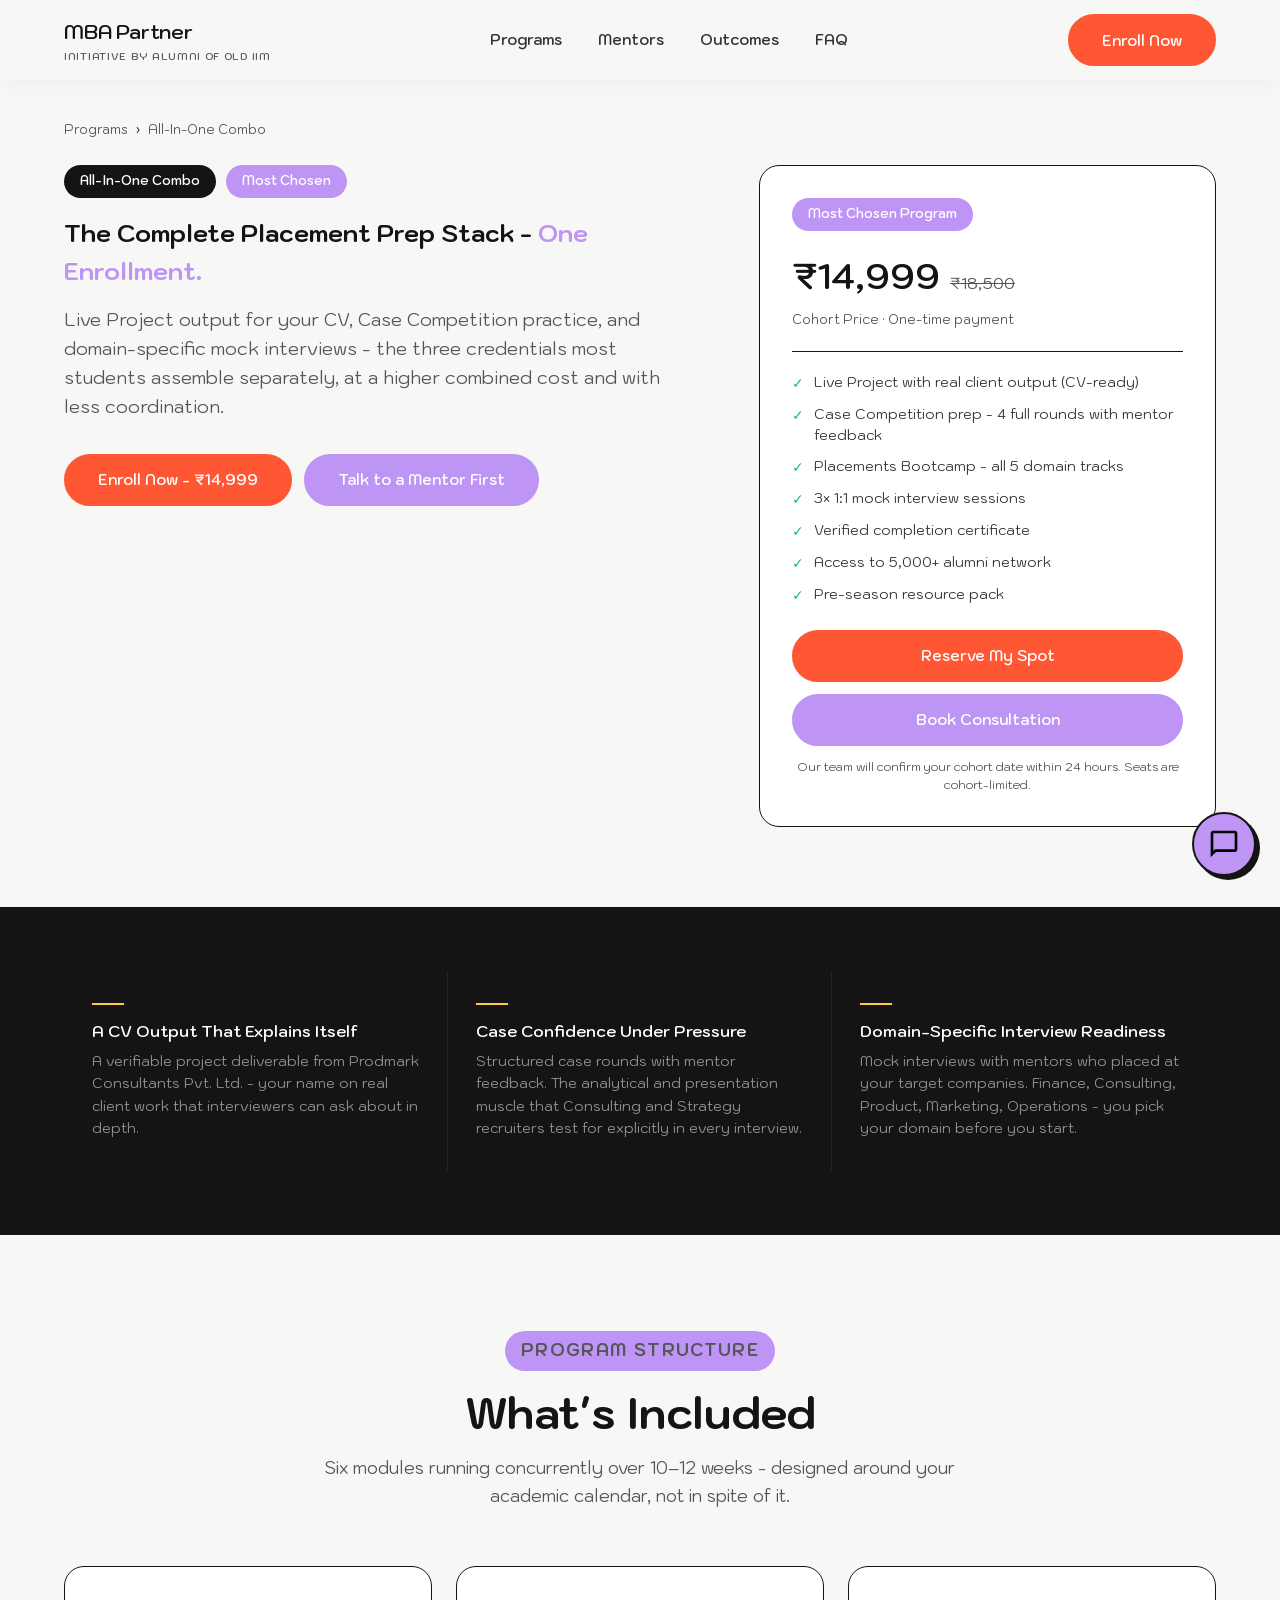
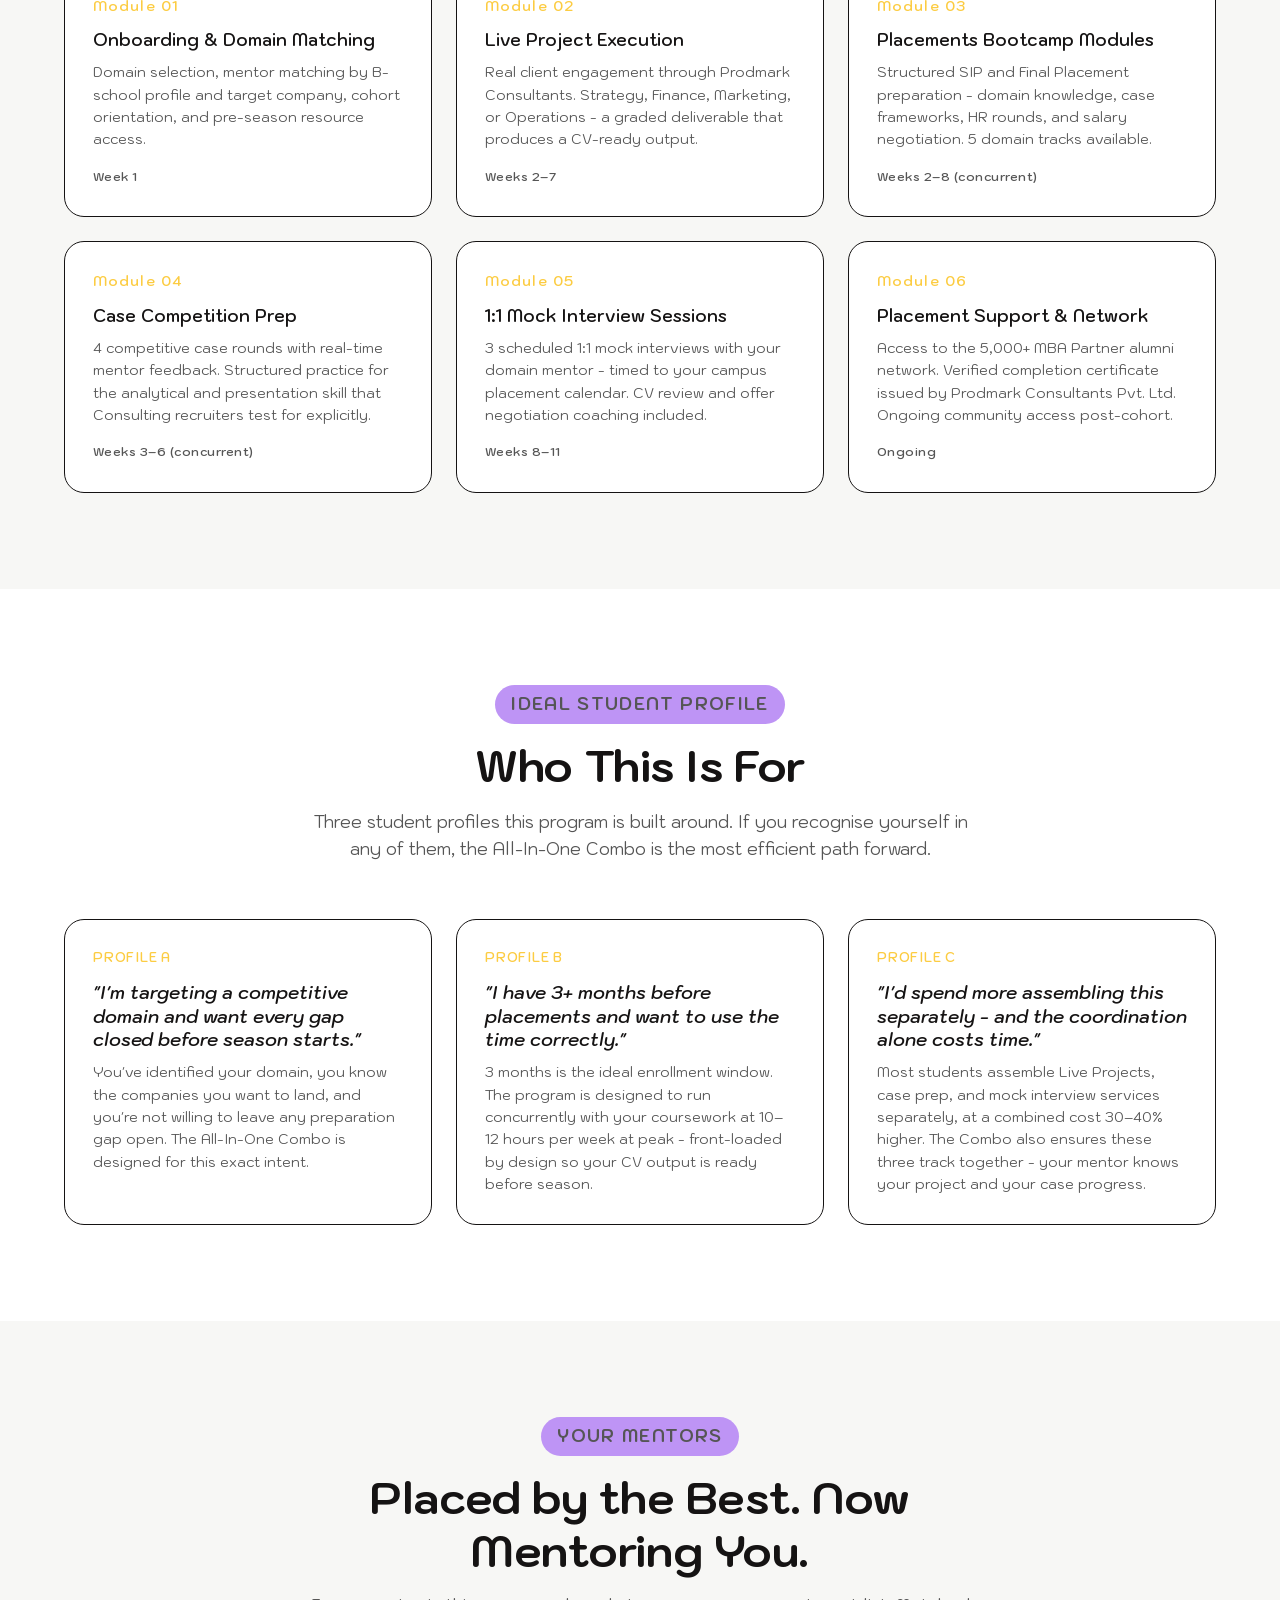
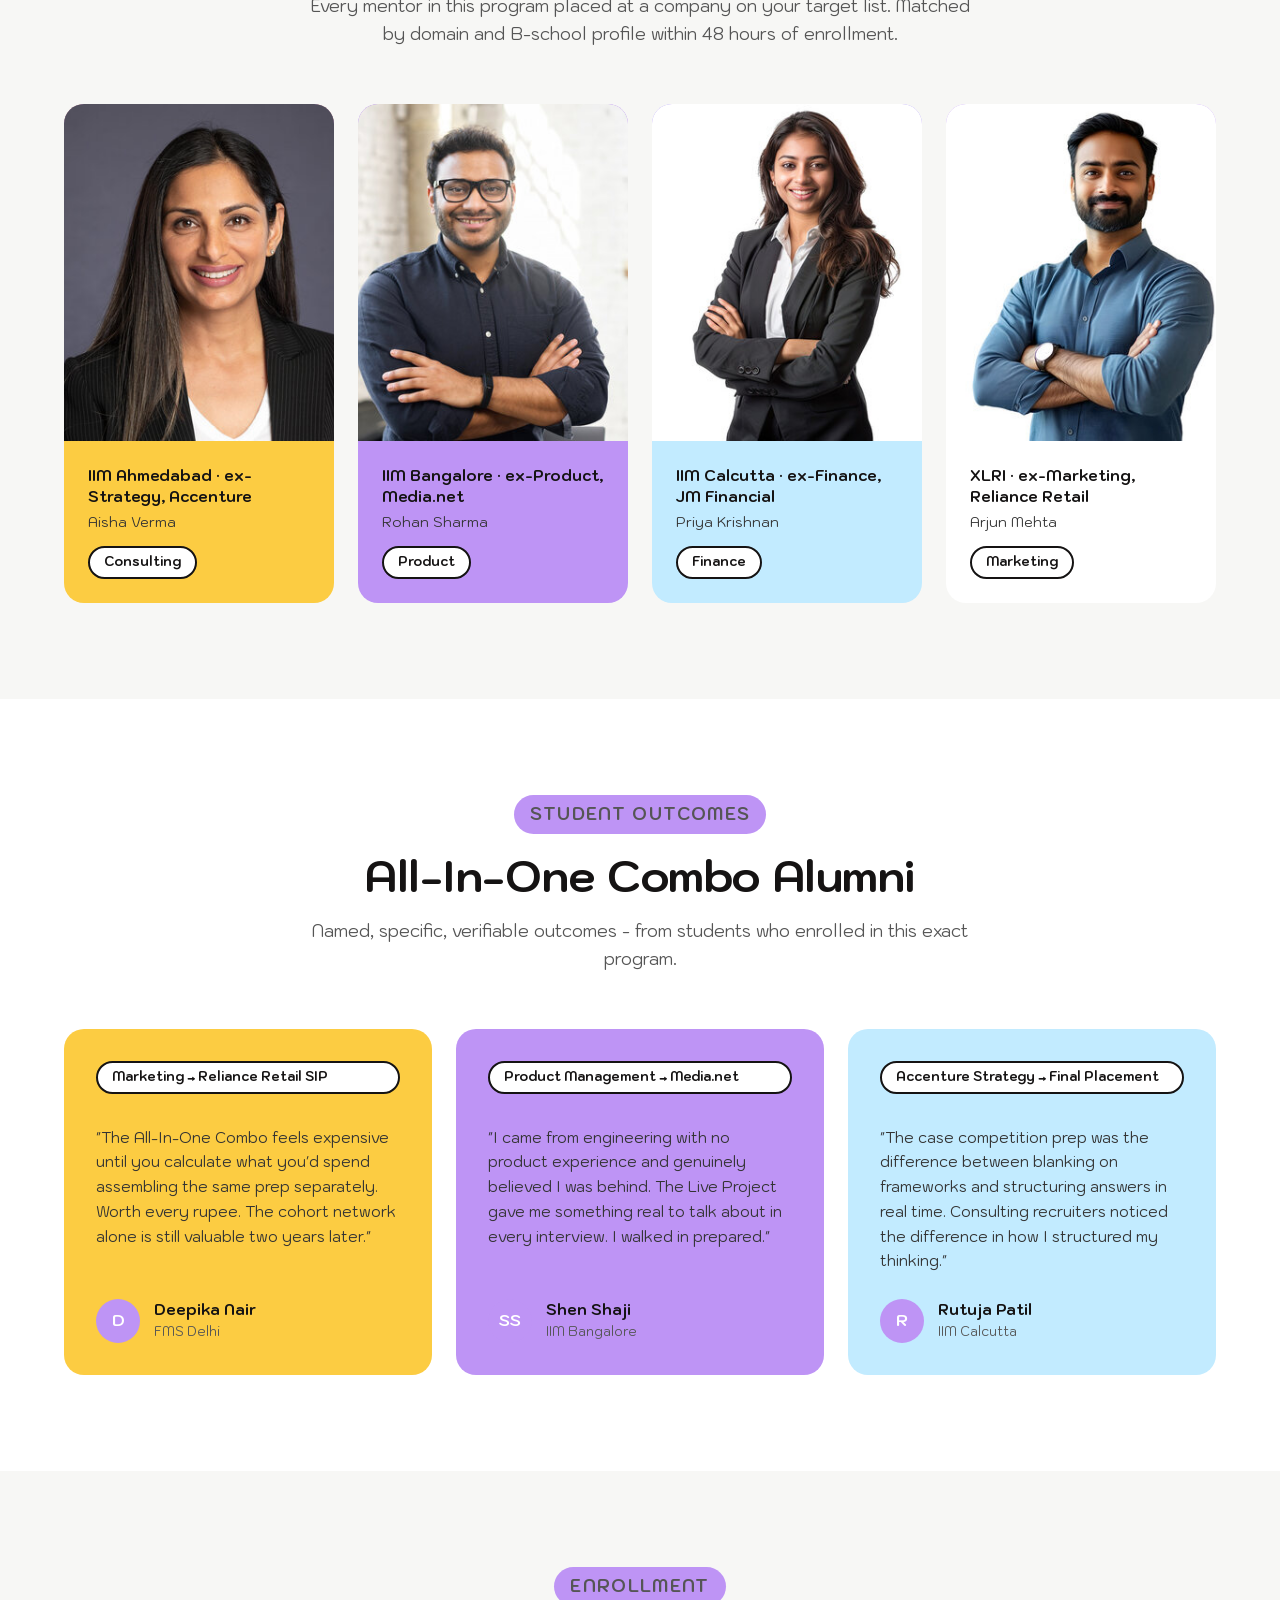
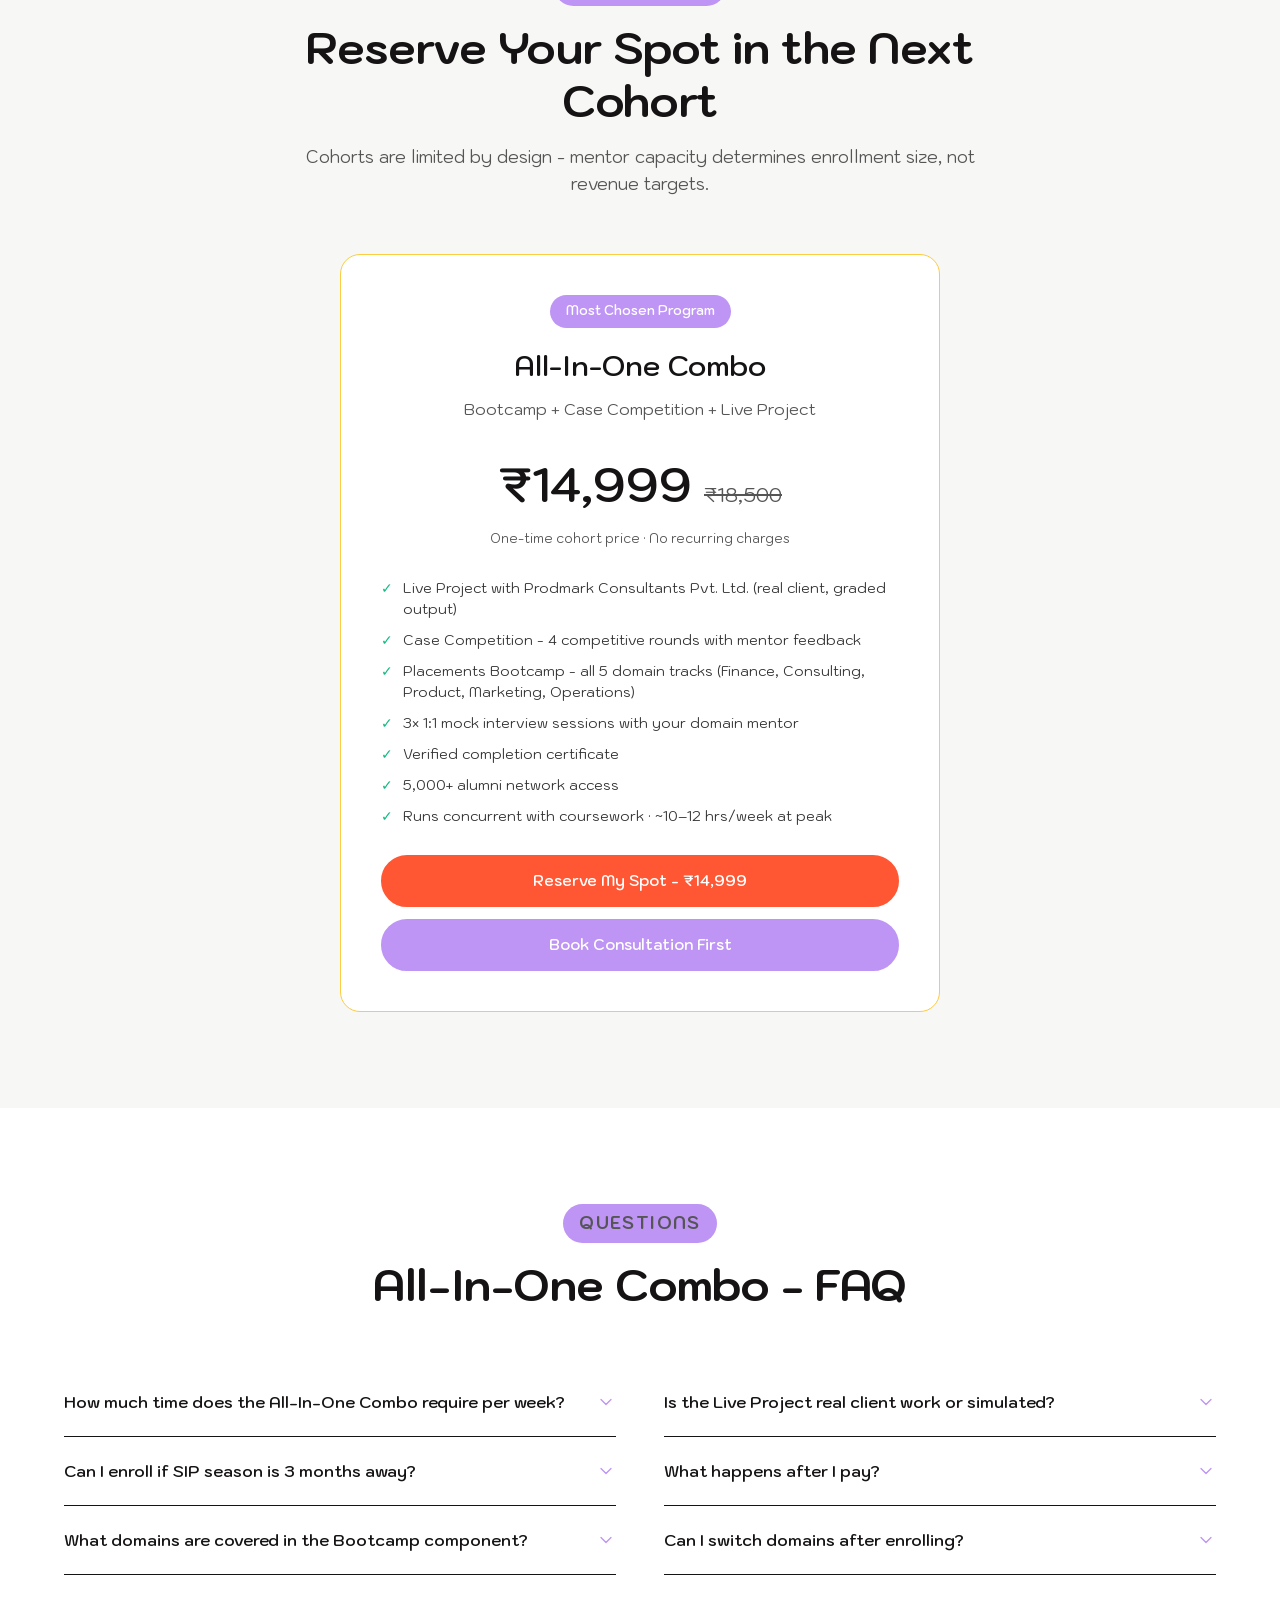
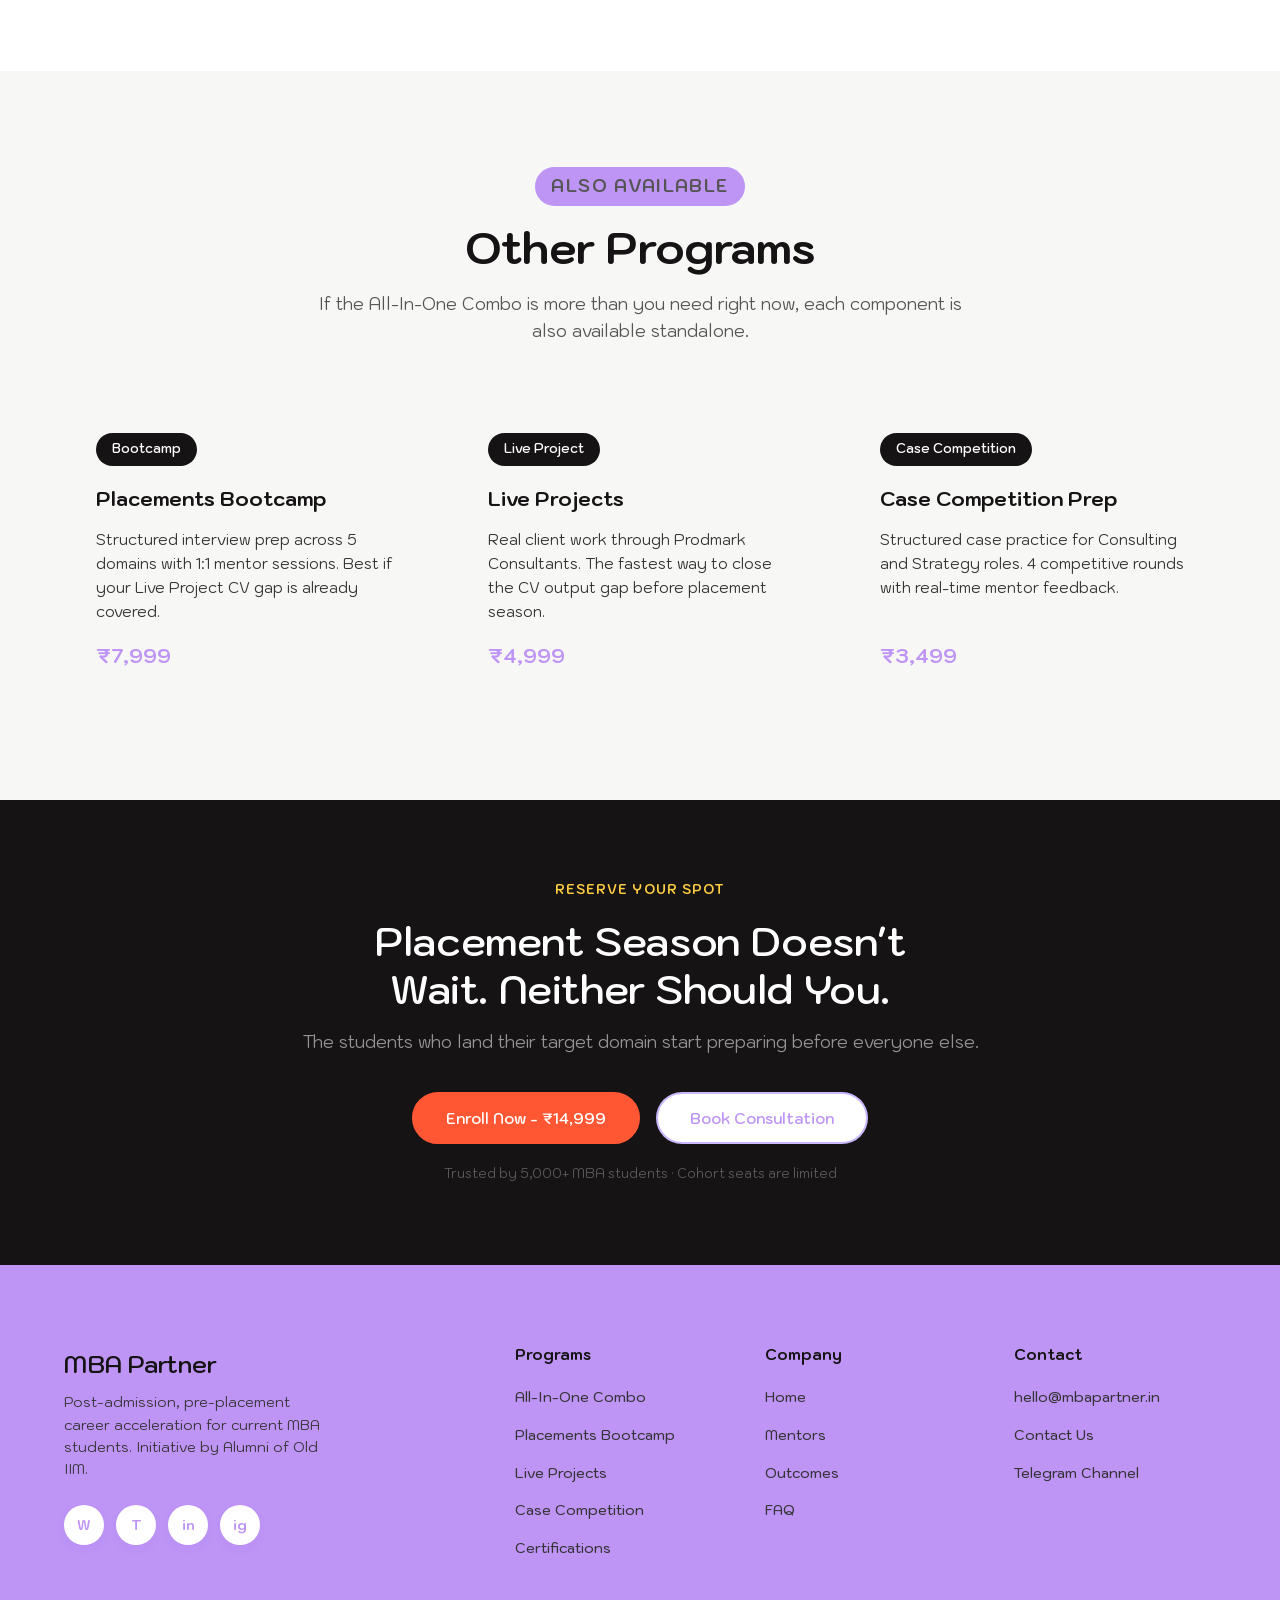
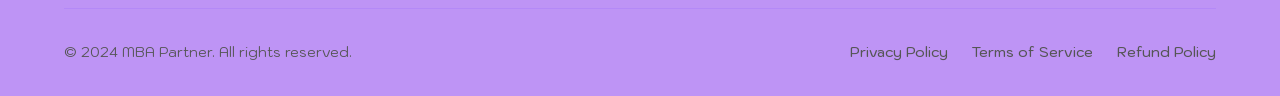
<file: offering-all-in-one.html>
<!DOCTYPE html>
<html lang="en">
<head>
  <meta charset="UTF-8" />
  <meta name="viewport" content="width=device-width, initial-scale=1.0" />
  <title>All-In-One Combo - MBA Partner</title>
  <meta name="description" content="The complete MBA placement preparation stack - Live Project, Case Competition, and Placements Bootcamp in a single enrollment. The most chosen program at MBA Partner." />
  <link rel="preconnect" href="https://fonts.googleapis.com" />
  <link rel="preconnect" href="https://fonts.gstatic.com" crossorigin />
  <link href="https://fonts.googleapis.com/css2?family=Kodchasan:wght@400;500;600;700&display=swap" rel="stylesheet" />
  <link rel="stylesheet" href="shared.css" />
  <style>
    /* ── Page-specific styles ── */
    .offering-hero {
      padding: 120px 0 80px;
      background: var(--bg-main);
    }
    .breadcrumb {
      display: flex;
      align-items: center;
      gap: 8px;
      font-size: 13px;
      color: var(--slate);
      margin-bottom: 24px;
    }
    .breadcrumb a { color: var(--slate); transition: color var(--transition); }
    .breadcrumb a:hover { color: var(--navy); }
    .breadcrumb-sep { color: var(--hairline); }

    .offering-hero-grid {
      display: grid;
      grid-template-columns: 58fr 42fr;
      gap: 64px;
      align-items: start;
    }
    .offering-eyebrow { margin-bottom: 12px; }
    .offering-h1 { margin-bottom: 16px; color: var(--navy); }
    .offering-sub {
      font-size: 18px;
      color: var(--slate);
      line-height: 1.6;
      margin-bottom: 32px;
    }
    .offering-hero-ctas { display: flex; gap: 12px; flex-wrap: wrap; }

    /* Sticky enroll panel */
    .enroll-panel {
      background: var(--white);
      border: 1px solid var(--hairline);
      border-radius: var(--radius-card);
      padding: 32px;
      position: sticky;
      top: 88px;
    }
    .enroll-panel-tag { margin-bottom: 16px; }
    .enroll-price-row {
      display: flex;
      align-items: baseline;
      gap: 10px;
      margin-bottom: 6px;
    }
    .enroll-price {
      
      font-size: 36px;
      font-weight: 600;
      color: var(--navy);
      font-variant-numeric: tabular-nums;
    }
    .enroll-price-original {
      font-size: 16px;
      color: var(--slate);
      text-decoration: line-through;
    }
    .enroll-price-label { font-size: 13px; color: var(--slate); margin-bottom: 20px; }
    .enroll-divider { border: none; border-top: 1px solid var(--hairline); margin: 20px 0; }
    .enroll-checklist { display: flex; flex-direction: column; gap: 10px; margin-bottom: 24px; }
    .enroll-check-item {
      display: flex;
      align-items: flex-start;
      gap: 10px;
      font-size: 14px;
      color: var(--navy-body);
      line-height: 1.5;
    }
    .enroll-check-item::before {
      content: '✓';
      color: var(--success);
      font-weight: 700;
      flex-shrink: 0;
      margin-top: 1px;
    }
    .enroll-cta { width: 100%; margin-bottom: 12px; }
    .enroll-secondary { width: 100%; }
    .enroll-note { font-size: 12px; color: var(--slate); text-align: center; margin-top: 12px; line-height: 1.5; }

    /* Outcomes band */
    .outcomes-band {
      background: var(--navy);
      padding: 64px 0;
    }
    .outcomes-grid {
      display: grid;
      grid-template-columns: repeat(3, 1fr);
      gap: 0;
    }
    .outcome-tile {
      padding: 32px 28px;
      border-right: 1px solid rgba(255,255,255,0.08);
    }
    .outcome-tile:last-child { border-right: none; }
    .outcome-tile::before {
      content: '';
      display: block;
      width: 32px;
      height: 2px;
      background: var(--yellow);
      margin-bottom: 16px;
    }
    .outcome-tile-title {
      font-size: 16px;
      font-weight: 600;
      color: var(--white);
      margin-bottom: 8px;
      line-height: 1.3;
    }
    .outcome-tile-desc {
      font-size: 14px;
      color: rgba(255,255,255,0.55);
      line-height: 1.6;
    }

    /* What's Included */
    .included-section { background: var(--bg-main); }
    .modules-grid {
      display: grid;
      grid-template-columns: repeat(3, 1fr);
      gap: 24px;
    }
    .module-card {
      background: var(--white);
      border: 1px solid var(--hairline);
      border-radius: var(--radius-card);
      padding: 28px;
    }
    .module-number {
      
      font-size: 14px;
      font-weight: 600;
      color: var(--yellow);
      margin-bottom: 12px;
      letter-spacing: 0.08em;
    }
    .module-name {
      font-size: 17px;
      font-weight: 600;
      color: var(--navy);
      margin-bottom: 10px;
      line-height: 1.3;
    }
    .module-desc { font-size: 14px; color: var(--slate); line-height: 1.6; }
    .module-duration {
      display: inline-block;
      font-size: 12px;
      font-weight: 600;
      color: var(--slate);
      margin-top: 16px;
      letter-spacing: 0.04em;
    }

    /* Who This Is For */
    .ideal-section { background: var(--bg-panel); }
    .ideal-grid {
      display: grid;
      grid-template-columns: repeat(3, 1fr);
      gap: 24px;
    }
    .ideal-card {
      background: var(--white);
      border: 1px solid var(--hairline);
      border-radius: var(--radius-card);
      padding: 28px;
    }
    .ideal-label {
      font-size: 13px;
      font-weight: 600;
      letter-spacing: 0.06em;
      text-transform: uppercase;
      color: var(--yellow);
      margin-bottom: 12px;
    }
    .ideal-statement {
      
      font-size: 18px;
      font-weight: 600;
      color: var(--navy);
      margin-bottom: 10px;
      line-height: 1.3;
      font-style: italic;
    }
    .ideal-desc { font-size: 14px; color: var(--slate); line-height: 1.6; }

    /* Pricing CTA */
    .pricing-section { background: var(--bg-main); }
    .pricing-card {
      max-width: 600px;
      margin: 0 auto;
      background: var(--white);
      border: 1px solid var(--hairline);
      border-radius: var(--radius-card);
      padding: 40px;
      text-align: center;
    }
    .pricing-card.flagship { border-color: var(--yellow); }
    .pricing-headline {
      
      font-size: 28px;
      font-weight: 600;
      color: var(--navy);
      margin-bottom: 8px;
    }
    .pricing-sub { font-size: 16px; color: var(--slate); margin-bottom: 24px; }
    .pricing-amount-row { display: flex; align-items: baseline; gap: 12px; justify-content: center; margin-bottom: 6px; }
    .pricing-amount {
      
      font-size: 48px;
      font-weight: 600;
      color: var(--navy);
      font-variant-numeric: tabular-nums;
    }
    .pricing-original { font-size: 20px; color: var(--slate); text-decoration: line-through; }
    .pricing-label { font-size: 13px; color: var(--slate); margin-bottom: 28px; }
    .pricing-features { display: flex; flex-direction: column; gap: 10px; text-align: left; margin-bottom: 28px; }
    .pricing-feature-item {
      display: flex;
      align-items: flex-start;
      gap: 10px;
      font-size: 14px;
      color: var(--navy-body);
      line-height: 1.5;
    }
    .pricing-feature-item::before { content: '✓'; color: var(--success); font-weight: 700; flex-shrink: 0; }
    .pricing-cta-row { display: flex; flex-direction: column; gap: 12px; }

    /* Responsive */
    @media (max-width: 900px) {
      .offering-hero { padding: 100px 0 60px; }
      .offering-hero-grid { grid-template-columns: 1fr; gap: 40px; }
      .enroll-panel { position: static; }
      .outcomes-grid { grid-template-columns: 1fr; }
      .outcome-tile { border-right: none; border-bottom: 1px solid rgba(255,255,255,0.08); }
      .outcome-tile:last-child { border-bottom: none; }
      .modules-grid { grid-template-columns: 1fr; }
      .ideal-grid { grid-template-columns: 1fr; }
    }
    @media (max-width: 640px) {
      .offering-hero-ctas { flex-direction: column; }
      .offering-hero-ctas .btn { width: 100%; }
    }
  
/* Modal Scrollbar Fix */
.modal::-webkit-scrollbar { width: 8px; }
.modal::-webkit-scrollbar-track { background: transparent; margin: 16px; border-radius: 16px; }
.modal::-webkit-scrollbar-thumb { background-color: rgba(0,0,0,0.15); border-radius: 8px; }
.modal::-webkit-scrollbar-thumb:hover { background-color: rgba(0,0,0,0.3); }
.modal { scrollbar-width: thin; scrollbar-color: rgba(0,0,0,0.15) transparent; }
</style>
</head>
<body>

  <!-- NAV -->
  <header id="nav" class="solid" role="banner">
    <div class="container">
      <nav class="nav-inner" aria-label="Main navigation">
        <a href="index.html" class="nav-brand" aria-label="MBA Partner home">
          <span class="nav-wordmark">MBA Partner</span>
          <span class="nav-tagline">Initiative by Alumni of Old IIM</span>
        </a>
        <ul class="nav-links" id="nav-links" role="list">
          <li><a href="index.html#programs">Programs</a></li>
          <li><a href="index.html#mentors">Mentors</a></li>
          <li><a href="index.html#testimonials">Outcomes</a></li>
          <li><a href="index.html#faq">FAQ</a></li>
        </ul>
        <button class="btn btn-primary" onclick="openModal('All-In-One Combo - ₹14,999')" aria-haspopup="dialog">Enroll Now</button>
        <button class="nav-mobile-toggle" id="mobile-toggle" aria-label="Open navigation menu" aria-expanded="false" aria-controls="nav-links">
          <span></span><span></span><span></span>
        </button>
      </nav>
    </div>
  </header>

  <main>

    <!-- OFFERING HERO -->
    <section class="offering-hero" aria-labelledby="offering-h1">
      <div class="container">
        <nav class="breadcrumb" aria-label="Breadcrumb">
          <a href="index.html">Programs</a>
          <span class="breadcrumb-sep" aria-hidden="true">›</span>
          <span aria-current="page">All-In-One Combo</span>
        </nav>
        <div class="offering-hero-grid">
          <div class="offering-copy">
            <div style="display:flex;align-items:center;gap:10px;margin-bottom:16px;">
              <span class="tag-category">All-In-One Combo</span>
              <span class="tag-most-chosen">Most Chosen</span>
            </div>
            <h1 class="offering-h1" id="offering-h1">The Complete Placement Prep Stack - <span class="text-purple">One Enrollment.</span></h1>
            <p class="offering-sub">
              Live Project output for your CV, Case Competition practice, and domain-specific
              mock interviews - the three credentials most students assemble separately,
              at a higher combined cost and with less coordination.
            </p>
            <div class="offering-hero-ctas">
              <button class="btn btn-primary" onclick="openModal('All-In-One Combo - ₹14,999')" aria-haspopup="dialog">Enroll Now - ₹14,999</button>
              <button class="btn btn-secondary" onclick="openModal('Mentor Call - All-In-One Combo')" aria-haspopup="dialog">Talk to a Mentor First</button>
            </div>
          </div>

          <!-- Sticky Enroll Panel -->
          <aside aria-label="Enrollment details">
            <div class="enroll-panel">
              <div class="enroll-panel-tag">
                <span class="tag-most-chosen">Most Chosen Program</span>
              </div>
              <div class="enroll-price-row">
                <span class="enroll-price">₹14,999</span>
                <span class="enroll-price-original">₹18,500</span>
              </div>
              <p class="enroll-price-label">Cohort Price · One-time payment</p>
              <hr class="enroll-divider" />
              <ul class="enroll-checklist" role="list">
                <li class="enroll-check-item">Live Project with real client output (CV-ready)</li>
                <li class="enroll-check-item">Case Competition prep - 4 full rounds with mentor feedback</li>
                <li class="enroll-check-item">Placements Bootcamp - all 5 domain tracks</li>
                <li class="enroll-check-item">3× 1:1 mock interview sessions</li>
                <li class="enroll-check-item">Verified completion certificate</li>
                <li class="enroll-check-item">Access to 5,000+ alumni network</li>
                <li class="enroll-check-item">Pre-season resource pack</li>
              </ul>
              <button class="btn btn-primary enroll-cta" onclick="openModal('All-In-One Combo - ₹14,999')" aria-haspopup="dialog">Reserve My Spot</button>
              <button class="btn btn-secondary enroll-secondary" onclick="openModal('Book Consultation')" aria-haspopup="dialog">Book Consultation</button>
              <p class="enroll-note">Our team will confirm your cohort date within 24 hours. Seats are cohort-limited.</p>
            </div>
          </aside>
        </div>
      </div>
    </section>

    <!-- OUTCOME PROMISE BAND -->
    <div class="outcomes-band" aria-label="What this program delivers">
      <div class="container">
        <div class="outcomes-grid">
          <div class="outcome-tile">
            <div class="outcome-tile-title">A CV Output That Explains Itself</div>
            <p class="outcome-tile-desc">A verifiable project deliverable from Prodmark Consultants Pvt. Ltd. - your name on real client work that interviewers can ask about in depth.</p>
          </div>
          <div class="outcome-tile">
            <div class="outcome-tile-title">Case Confidence Under Pressure</div>
            <p class="outcome-tile-desc">Structured case rounds with mentor feedback. The analytical and presentation muscle that Consulting and Strategy recruiters test for explicitly in every interview.</p>
          </div>
          <div class="outcome-tile">
            <div class="outcome-tile-title">Domain-Specific Interview Readiness</div>
            <p class="outcome-tile-desc">Mock interviews with mentors who placed at your target companies. Finance, Consulting, Product, Marketing, Operations - you pick your domain before you start.</p>
          </div>
        </div>
      </div>
    </div>

    <!-- WHAT'S INCLUDED -->
    <section class="included-section" aria-labelledby="included-heading">
      <div class="container">
        <div class="section-header">
          <p class="eyebrow">Program Structure</p>
          <h2 id="included-heading">What's Included</h2>
          <p>Six modules running concurrently over 10–12 weeks - designed around your academic calendar, not in spite of it.</p>
        </div>
        <div class="modules-grid">
          <div class="module-card">
            <div class="module-number">Module 01</div>
            <div class="module-name">Onboarding & Domain Matching</div>
            <p class="module-desc">Domain selection, mentor matching by B-school profile and target company, cohort orientation, and pre-season resource access.</p>
            <span class="module-duration">Week 1</span>
          </div>
          <div class="module-card">
            <div class="module-number">Module 02</div>
            <div class="module-name">Live Project Execution</div>
            <p class="module-desc">Real client engagement through Prodmark Consultants. Strategy, Finance, Marketing, or Operations - a graded deliverable that produces a CV-ready output.</p>
            <span class="module-duration">Weeks 2–7</span>
          </div>
          <div class="module-card">
            <div class="module-number">Module 03</div>
            <div class="module-name">Placements Bootcamp Modules</div>
            <p class="module-desc">Structured SIP and Final Placement preparation - domain knowledge, case frameworks, HR rounds, and salary negotiation. 5 domain tracks available.</p>
            <span class="module-duration">Weeks 2–8 (concurrent)</span>
          </div>
          <div class="module-card">
            <div class="module-number">Module 04</div>
            <div class="module-name">Case Competition Prep</div>
            <p class="module-desc">4 competitive case rounds with real-time mentor feedback. Structured practice for the analytical and presentation skill that Consulting recruiters test for explicitly.</p>
            <span class="module-duration">Weeks 3–6 (concurrent)</span>
          </div>
          <div class="module-card">
            <div class="module-number">Module 05</div>
            <div class="module-name">1:1 Mock Interview Sessions</div>
            <p class="module-desc">3 scheduled 1:1 mock interviews with your domain mentor - timed to your campus placement calendar. CV review and offer negotiation coaching included.</p>
            <span class="module-duration">Weeks 8–11</span>
          </div>
          <div class="module-card">
            <div class="module-number">Module 06</div>
            <div class="module-name">Placement Support & Network</div>
            <p class="module-desc">Access to the 5,000+ MBA Partner alumni network. Verified completion certificate issued by Prodmark Consultants Pvt. Ltd. Ongoing community access post-cohort.</p>
            <span class="module-duration">Ongoing</span>
          </div>
        </div>
      </div>
    </section>

    <!-- WHO THIS IS FOR -->
    <section class="ideal-section" aria-labelledby="ideal-heading">
      <div class="container">
        <div class="section-header">
          <p class="eyebrow">Ideal Student Profile</p>
          <h2 id="ideal-heading">Who This Is For</h2>
          <p>Three student profiles this program is built around. If you recognise yourself in any of them, the All-In-One Combo is the most efficient path forward.</p>
        </div>
        <div class="ideal-grid">
          <div class="ideal-card">
            <div class="ideal-label">Profile A</div>
            <div class="ideal-statement">"I'm targeting a competitive domain and want every gap closed before season starts."</div>
            <p class="ideal-desc">You've identified your domain, you know the companies you want to land, and you're not willing to leave any preparation gap open. The All-In-One Combo is designed for this exact intent.</p>
          </div>
          <div class="ideal-card">
            <div class="ideal-label">Profile B</div>
            <div class="ideal-statement">"I have 3+ months before placements and want to use the time correctly."</div>
            <p class="ideal-desc">3 months is the ideal enrollment window. The program is designed to run concurrently with your coursework at 10–12 hours per week at peak - front-loaded by design so your CV output is ready before season.</p>
          </div>
          <div class="ideal-card">
            <div class="ideal-label">Profile C</div>
            <div class="ideal-statement">"I'd spend more assembling this separately - and the coordination alone costs time."</div>
            <p class="ideal-desc">Most students assemble Live Projects, case prep, and mock interview services separately, at a combined cost 30–40% higher. The Combo also ensures these three track together - your mentor knows your project and your case progress.</p>
          </div>
        </div>
      </div>
    </section>

    <!-- MENTORS -->
    <section style="background: var(--bg-main);" aria-labelledby="mentors-heading-detail">
      <div class="container">
        <div class="section-header">
          <p class="eyebrow">Your Mentors</p>
          <h2 id="mentors-heading-detail">Placed by the Best. Now Mentoring You.</h2>
          <p>Every mentor in this program placed at a company on your target list. Matched by domain and B-school profile within 48 hours of enrollment.</p>
        </div>
        <div class="mentors-grid">
          <article class="mentor-card">
            <div class="mentor-photo"><img src="image/aisha.jpg" alt="Aisha Verma"></div>
            <div class="mentor-info">
              <div class="mentor-credential">IIM Ahmedabad · ex-Strategy, Accenture</div>
              <div class="mentor-name">Aisha Verma</div>
              <span class="tag-domain">Consulting</span>
            </div>
          </article>
          <article class="mentor-card">
            <div class="mentor-photo"><img src="image/rohan.jpg" alt="Rohan Sharma"></div>
            <div class="mentor-info">
              <div class="mentor-credential">IIM Bangalore · ex-Product, Media.net</div>
              <div class="mentor-name">Rohan Sharma</div>
              <span class="tag-domain">Product</span>
            </div>
          </article>
          <article class="mentor-card">
            <div class="mentor-photo"><img src="image/Priya.jpg" alt="Priya Krishnan"></div>
            <div class="mentor-info">
              <div class="mentor-credential">IIM Calcutta · ex-Finance, JM Financial</div>
              <div class="mentor-name">Priya Krishnan</div>
              <span class="tag-domain">Finance</span>
            </div>
          </article>
          <article class="mentor-card">
            <div class="mentor-photo"><img src="image/arjun.jpg" alt="Arjun Mehta"></div>
            <div class="mentor-info">
              <div class="mentor-credential">XLRI · ex-Marketing, Reliance Retail</div>
              <div class="mentor-name">Arjun Mehta</div>
              <span class="tag-domain">Marketing</span>
            </div>
          </article>
        </div>
      </div>
    </section>

    <!-- TESTIMONIALS -->
    <section style="background: var(--bg-panel);" aria-labelledby="testimonials-detail-heading">
      <div class="container">
        <div class="section-header">
          <p class="eyebrow">Student Outcomes</p>
          <h2 id="testimonials-detail-heading">All-In-One Combo Alumni</h2>
          <p>Named, specific, verifiable outcomes - from students who enrolled in this exact program.</p>
        </div>
        <div class="testimonials-grid">
          <article class="testimonial-card">
            <div class="outcome-badge"><span class="outcome-badge-text">Marketing → Reliance Retail SIP</span></div>
            <blockquote><p class="testimonial-quote">"The All-In-One Combo feels expensive until you calculate what you'd spend assembling the same prep separately. Worth every rupee. The cohort network alone is still valuable two years later."</p></blockquote>
            <div class="testimonial-author">
              <div class="testimonial-avatar" aria-hidden="true">D</div>
              <div><div class="testimonial-name">Deepika Nair</div><div class="testimonial-institution">FMS Delhi</div></div>
            </div>
          </article>
          <article class="testimonial-card">
            <div class="outcome-badge"><span class="outcome-badge-text">Product Management → Media.net</span></div>
            <blockquote><p class="testimonial-quote">"I came from engineering with no product experience and genuinely believed I was behind. The Live Project gave me something real to talk about in every interview. I walked in prepared."</p></blockquote>
            <div class="testimonial-author">
              <div class="testimonial-avatar" aria-hidden="true">SS</div>
              <div><div class="testimonial-name">Shen Shaji</div><div class="testimonial-institution">IIM Bangalore</div></div>
            </div>
          </article>
          <article class="testimonial-card">
            <div class="outcome-badge"><span class="outcome-badge-text">Accenture Strategy → Final Placement</span></div>
            <blockquote><p class="testimonial-quote">"The case competition prep was the difference between blanking on frameworks and structuring answers in real time. Consulting recruiters noticed the difference in how I structured my thinking."</p></blockquote>
            <div class="testimonial-author">
              <div class="testimonial-avatar" aria-hidden="true">R</div>
              <div><div class="testimonial-name">Rutuja Patil</div><div class="testimonial-institution">IIM Calcutta</div></div>
            </div>
          </article>
        </div>
      </div>
    </section>

    <!-- PRICING & ENROLL -->
    <section class="pricing-section" aria-labelledby="pricing-heading">
      <div class="container">
        <div class="section-header">
          <p class="eyebrow">Enrollment</p>
          <h2 id="pricing-heading">Reserve Your Spot in the Next Cohort</h2>
          <p>Cohorts are limited by design - mentor capacity determines enrollment size, not revenue targets.</p>
        </div>
        <div class="pricing-card flagship">
          <span class="tag-most-chosen" style="margin-bottom:16px;display:inline-block">Most Chosen Program</span>
          <div class="pricing-headline">All-In-One Combo</div>
          <p class="pricing-sub">Bootcamp + Case Competition + Live Project</p>
          <div class="pricing-amount-row">
            <span class="pricing-amount">₹14,999</span>
            <span class="pricing-original">₹18,500</span>
          </div>
          <p class="pricing-label">One-time cohort price · No recurring charges</p>
          <ul class="pricing-features" role="list">
            <li class="pricing-feature-item">Live Project with Prodmark Consultants Pvt. Ltd. (real client, graded output)</li>
            <li class="pricing-feature-item">Case Competition - 4 competitive rounds with mentor feedback</li>
            <li class="pricing-feature-item">Placements Bootcamp - all 5 domain tracks (Finance, Consulting, Product, Marketing, Operations)</li>
            <li class="pricing-feature-item">3× 1:1 mock interview sessions with your domain mentor</li>
            <li class="pricing-feature-item">Verified completion certificate</li>
            <li class="pricing-feature-item">5,000+ alumni network access</li>
            <li class="pricing-feature-item">Runs concurrent with coursework · ~10–12 hrs/week at peak</li>
          </ul>
          <div class="pricing-cta-row">
            <button class="btn btn-primary" onclick="openModal('All-In-One Combo - ₹14,999')" style="width:100%;margin-top:auto" aria-haspopup="dialog">Reserve My Spot - ₹14,999</button>
            <button class="btn btn-secondary" onclick="openModal('Book Consultation')" style="width:100%" aria-haspopup="dialog">Book Consultation First</button>
          </div>
        </div>
      </div>
    </section>

    <!-- FAQ -->
    <section style="background:var(--bg-panel)" id="faq-detail" aria-labelledby="faq-detail-heading">
      <div class="container">
        <div class="section-header">
          <p class="eyebrow">Questions</p>
          <h2 id="faq-detail-heading">All-In-One Combo - FAQ</h2>
        </div>
        <div class="faq-grid">
          <div class="faq-col">
            <div class="faq-item">
              <button class="faq-question" aria-expanded="false">
                How much time does the All-In-One Combo require per week?
                <svg class="faq-chevron" viewBox="0 0 24 24" fill="none" stroke="currentColor" stroke-width="1.5" stroke-linecap="round" stroke-linejoin="round" aria-hidden="true"><polyline points="6 9 12 15 18 9"/></svg>
              </button>
              <div class="faq-answer">At peak (weeks 3–7), expect 10–12 hours per week. The three components are designed to run concurrently, not consecutively - so you're not doing 36 weeks of prep. Bootcamp sessions are scheduled for evenings and weekends around your academic calendar.</div>
            </div>
            <div class="faq-item">
              <button class="faq-question" aria-expanded="false">
                Can I enroll if SIP season is 3 months away?
                <svg class="faq-chevron" viewBox="0 0 24 24" fill="none" stroke="currentColor" stroke-width="1.5" stroke-linecap="round" stroke-linejoin="round" aria-hidden="true"><polyline points="6 9 12 15 18 9"/></svg>
              </button>
              <div class="faq-answer">3 months is the ideal window. It allows the Live Project to complete and be written up on your CV before campus season, and leaves 4–6 weeks for focused mock interview prep. Enrolling at under 6 weeks compresses the Live Project significantly - we'd recommend the standalone Bootcamp in that scenario.</div>
            </div>
            <div class="faq-item">
              <button class="faq-question" aria-expanded="false">
                What domains are covered in the Bootcamp component?
                <svg class="faq-chevron" viewBox="0 0 24 24" fill="none" stroke="currentColor" stroke-width="1.5" stroke-linecap="round" stroke-linejoin="round" aria-hidden="true"><polyline points="6 9 12 15 18 9"/></svg>
              </button>
              <div class="faq-answer">Finance & Investment Banking, Consulting & Strategy, Product Management, Marketing & Brand, and Operations & Supply Chain. You select your primary domain at enrollment. Your mentor is matched to that domain within 48 hours.</div>
            </div>
          </div>
          <div class="faq-col">
            <div class="faq-item">
              <button class="faq-question" aria-expanded="false">
                Is the Live Project real client work or simulated?
                <svg class="faq-chevron" viewBox="0 0 24 24" fill="none" stroke="currentColor" stroke-width="1.5" stroke-linecap="round" stroke-linejoin="round" aria-hidden="true"><polyline points="6 9 12 15 18 9"/></svg>
              </button>
              <div class="faq-answer">Real. Projects are executed through Prodmark Consultants Pvt. Ltd., an actual consulting entity. The deliverable is graded and the engagement is verifiable - not a simulated case study. This is what allows you to present it as work experience rather than coursework.</div>
            </div>
            <div class="faq-item">
              <button class="faq-question" aria-expanded="false">
                What happens after I pay?
                <svg class="faq-chevron" viewBox="0 0 24 24" fill="none" stroke="currentColor" stroke-width="1.5" stroke-linecap="round" stroke-linejoin="round" aria-hidden="true"><polyline points="6 9 12 15 18 9"/></svg>
              </button>
              <div class="faq-answer">You receive a confirmation email with your cohort start date and onboarding form link (domain selection, B-school, placement timeline). Within 48 hours, you're added to the cohort WhatsApp group, introduced to your mentor, and given access to the pre-cohort resource pack. First live session is within 5–7 days.</div>
            </div>
            <div class="faq-item">
              <button class="faq-question" aria-expanded="false">
                Can I switch domains after enrolling?
                <svg class="faq-chevron" viewBox="0 0 24 24" fill="none" stroke="currentColor" stroke-width="1.5" stroke-linecap="round" stroke-linejoin="round" aria-hidden="true"><polyline points="6 9 12 15 18 9"/></svg>
              </button>
              <div class="faq-answer">Domain selection is confirmed at enrollment because mentor matching and project allocation are immediate. If your placement strategy shifts before the cohort starts, contact us directly - switches are handled case by case within the first 72 hours of enrollment.</div>
            </div>
          </div>
        </div>
      </div>
    </section>

    <!-- RELATED PROGRAMS -->
    <section style="background: var(--bg-main);" aria-labelledby="related-heading">
      <div class="container">
        <div class="section-header">
          <p class="eyebrow">Also Available</p>
          <h2 id="related-heading">Other Programs</h2>
          <p>If the All-In-One Combo is more than you need right now, each component is also available standalone.</p>
        </div>
        <div class="related-grid">
          <a href="offering-bootcamp.html" class="related-card">
            <span class="tag-category">Bootcamp</span>
            <div class="related-card-name">Placements Bootcamp</div>
            <p class="related-card-desc">Structured interview prep across 5 domains with 1:1 mentor sessions. Best if your Live Project CV gap is already covered.</p>
            <span class="related-card-price">₹7,999</span>
          </a>
          <a href="offering-live-project.html" class="related-card">
            <span class="tag-category">Live Project</span>
            <div class="related-card-name">Live Projects</div>
            <p class="related-card-desc">Real client work through Prodmark Consultants. The fastest way to close the CV output gap before placement season.</p>
            <span class="related-card-price">₹4,999</span>
          </a>
          <a href="offering-case-comp.html" class="related-card">
            <span class="tag-category">Case Competition</span>
            <div class="related-card-name">Case Competition Prep</div>
            <p class="related-card-desc">Structured case practice for Consulting and Strategy roles. 4 competitive rounds with real-time mentor feedback.</p>
            <span class="related-card-price">₹3,499</span>
          </a>
        </div>
      </div>
    </section>

    <!-- FINAL CTA -->
    <section style="background: var(--navy); padding: 80px 0; text-align:center;" aria-labelledby="final-cta-h">
      <div class="container">
        <p class="eyebrow" style="color:var(--yellow)">Reserve Your Spot</p>
        <h2 id="final-cta-h" style="font-size:clamp(28px,4vw,40px);font-weight:600;color:var(--white);margin:16px auto 16px;max-width:560px;line-height:1.2">Placement Season Doesn't Wait. Neither Should You.</h2>
        <p style="font-size:17px;color:rgba(255,255,255,0.55);margin-bottom:36px">The students who land their target domain start preparing before everyone else.</p>
        <div style="display:flex;justify-content:center;gap:16px;flex-wrap:wrap;">
          <button class="btn btn-primary" onclick="openModal('All-In-One Combo - ₹14,999')" aria-haspopup="dialog">Enroll Now - ₹14,999</button>
          <button class="btn btn-secondary-light" onclick="openModal('Book Consultation')" aria-haspopup="dialog">Book Consultation</button>
        </div>
        <p style="margin-top:20px;font-size:13px;color:rgba(255,255,255,0.3)">Trusted by 5,000+ MBA students · Cohort seats are limited</p>
      </div>
    </section>

  </main>

  <!-- FOOTER -->
  <footer aria-label="Site footer">
    <div class="container">
      <div class="footer-grid">
        <div class="footer-brand">
          <div class="nav-wordmark">MBA Partner</div>
          <p>Post-admission, pre-placement career acceleration for current MBA students. Initiative by Alumni of Old IIM.</p>
          <div class="footer-social">
            <a href="#" class="social-link" aria-label="WhatsApp community">W</a>
            <a href="#" class="social-link" aria-label="Telegram channel">T</a>
            <a href="#" class="social-link" aria-label="LinkedIn page">in</a>
            <a href="#" class="social-link" aria-label="Instagram profile">ig</a>
          </div>
        </div>
        <div class="footer-col">
          <h4>Programs</h4>
          <ul>
            <li><a href="offering-all-in-one.html">All-In-One Combo</a></li>
            <li><a href="offering-bootcamp.html">Placements Bootcamp</a></li>
            <li><a href="offering-live-project.html">Live Projects</a></li>
            <li><a href="offering-case-comp.html">Case Competition</a></li>
            <li><a href="offering-certifications.html">Certifications</a></li>
          </ul>
        </div>
        <div class="footer-col">
          <h4>Company</h4>
          <ul>
            <li><a href="index.html">Home</a></li>
            <li><a href="index.html#mentors">Mentors</a></li>
            <li><a href="index.html#testimonials">Outcomes</a></li>
            <li><a href="index.html#faq">FAQ</a></li>
          </ul>
        </div>
        <div class="footer-col">
          <h4>Contact</h4>
          <ul>
            <li><a href="mailto:hello@mbapartner.in">hello@mbapartner.in</a></li>
            <li><a href="#">Contact Us</a></li>
            <li><a href="#">Telegram Channel</a></li>
          </ul>
        </div>
      </div>
      <div class="footer-bottom">
        <p>© 2024 MBA Partner. All rights reserved.</p>
        <nav class="footer-legal" aria-label="Legal links">
          <a href="#">Privacy Policy</a>
          <a href="#">Terms of Service</a>
          <a href="#">Refund Policy</a>
        </nav>
      </div>
    </div>
  </footer>

  <!-- MOBILE CTA -->
  <div id="mobile-cta-bar" aria-label="Persistent enroll button" role="complementary">
    <button class="btn btn-primary" onclick="openModal('All-In-One Combo - ₹14,999')" style="width:100%;margin-top:auto">Enroll Now - ₹14,999</button>
  </div>

  <!-- ENROLLMENT MODAL -->
  <div id="enroll-modal" class="modal-overlay" role="dialog" aria-modal="true" aria-labelledby="modal-title" aria-hidden="true">
    <div class="modal">
      <button class="modal-close" id="modal-close-btn" aria-label="Close enrollment form">✕</button>
      <p class="eyebrow modal-eyebrow">Get Started</p>
      <h2 class="modal-title" id="modal-title">Reserve Your Spot</h2>
      <p class="modal-offering-name" id="modal-offering-label">All-In-One Combo</p>
      <form class="modal-form" id="enroll-form" action="https://docs.google.com/forms/d/e/1FAIpQLSc_DUMMY_ID/formResponse" method="POST" target="_blank">
        <div class="form-group">
          <label class="form-label" for="modal-name">Full Name</label>
          <input class="form-input" type="text" id="modal-name" name="name" placeholder="Your full name" required autocomplete="name" />
        </div>
        <div class="form-group">
          <label class="form-label" for="modal-email">Email Address</label>
          <input class="form-input" type="email" id="modal-email" name="email" placeholder="you@college.edu" required autocomplete="email" />
        </div>
        <div class="form-group">
          <label class="form-label" for="modal-phone">WhatsApp Number</label>
          <input class="form-input" type="tel" id="modal-phone" name="phone" placeholder="+91 98765 43210" required autocomplete="tel" />
        </div>
        <div class="form-group">
          <label class="form-label" for="modal-bschool">B-School</label>
          <input class="form-input" type="text" id="modal-bschool" name="bschool" placeholder="IIM Ahmedabad, FMS Delhi, etc." required />
        </div>
        <div class="form-group">
          <label class="form-label" for="modal-domain">Target Domain</label>
          <select class="form-select" id="modal-domain" name="domain">
            <option value="">Select your domain</option>
            <option>Consulting &amp; Strategy</option>
            <option>Finance &amp; Investment Banking</option>
            <option>Product Management</option>
            <option>Marketing &amp; Brand</option>
            <option>Operations &amp; Supply Chain</option>
            <option>General Management</option>
          </select>
        </div>
        <button type="submit" class="modal-submit">Reserve My Spot →</button>
        <p class="modal-note">Our team will reach you on WhatsApp within 24 hours with cohort details and payment link.</p>
      </form>
    </div>
  </div>

  <script>
    // Modal
    const modalOverlay = document.getElementById('enroll-modal');
    const modalCloseBtn = document.getElementById('modal-close-btn');
    const modalOfferingLabel = document.getElementById('modal-offering-label');
    const enrollForm = document.getElementById('enroll-form');

    function openModal(offeringName) {
      modalOfferingLabel.textContent = offeringName || 'All-In-One Combo';
      modalOverlay.classList.add('open');
      modalOverlay.setAttribute('aria-hidden', 'false');
      document.body.style.overflow = 'hidden';
      setTimeout(() => modalCloseBtn.focus(), 50);
    }
    function closeModal() {
      modalOverlay.classList.remove('open');
      modalOverlay.setAttribute('aria-hidden', 'true');
      document.body.style.overflow = '';
    }
    modalCloseBtn.addEventListener('click', closeModal);
    modalOverlay.addEventListener('click', (e) => { if (e.target === modalOverlay) closeModal(); });
    document.addEventListener('keydown', (e) => { if (e.key === 'Escape' && modalOverlay.classList.contains('open')) closeModal(); });
    enrollForm.addEventListener('submit', (e) => {
      e.preventDefault();
      const name = document.getElementById('modal-name').value.trim();
      const phone = document.getElementById('modal-phone').value.trim();
      const offering = modalOfferingLabel.textContent;
      const msg = encodeURIComponent(`Hi, I'm ${name} and I'd like to enroll in: ${offering}. My WhatsApp: ${phone}`);
      window.open(`https://wa.me/919999999999?text=${msg}`, '_blank');
      closeModal();
    });

    // Nav
    const mobileToggle = document.getElementById('mobile-toggle');
    const navLinks = document.getElementById('nav-links');
    mobileToggle.addEventListener('click', () => {
      const isOpen = navLinks.classList.toggle('open');
      mobileToggle.setAttribute('aria-expanded', isOpen);
    });

    // Mobile CTA bar
    const mobileCTABar = document.getElementById('mobile-cta-bar');
    window.addEventListener('scroll', () => {
      if (window.scrollY > 400) mobileCTABar.classList.add('visible');
      else mobileCTABar.classList.remove('visible');
    }, { passive: true });

    // FAQ accordion
    document.querySelectorAll('.faq-question').forEach(btn => {
      btn.addEventListener('click', () => {
        const item = btn.closest('.faq-item');
        const isOpen = item.classList.contains('open');
        item.classList.toggle('open', !isOpen);
        btn.setAttribute('aria-expanded', !isOpen);
      });
    });

    // Scroll reveal
    const prefersReducedMotion = window.matchMedia('(prefers-reduced-motion: reduce)').matches;
    if (!prefersReducedMotion) {
      const style = document.createElement('style');
      style.textContent = `.reveal{opacity:0;transform:translateY(14px);transition:opacity 300ms ease,transform 300ms ease}.reveal.visible{opacity:1;transform:none}`;
      document.head.appendChild(style);
      const revealEls = document.querySelectorAll('.module-card,.mentor-card,.testimonial-card,.ideal-card,.related-card,.outcome-tile');
      revealEls.forEach(el => el.classList.add('reveal'));
      const obs = new IntersectionObserver((entries) => {
        entries.forEach(entry => { if (entry.isIntersecting) { entry.target.classList.add('visible'); obs.unobserve(entry.target); } });
      }, { threshold: 0.1 });
      revealEls.forEach(el => obs.observe(el));
    }
  </script>

  <!-- ══════════════════════════════════════════
       CHATBOT (Phase 5)
  ══════════════════════════════════════════ -->
  <button class="chatbot-trigger" id="chatbot-trigger" aria-label="Open chat" aria-haspopup="dialog" aria-expanded="false">
    <svg viewBox="0 0 24 24" xmlns="http://www.w3.org/2000/svg"><path d="M20 2H4c-1.1 0-2 .9-2 2v18l4-4h14c1.1 0 2-.9 2-2V4c0-1.1-.9-2-2-2zm0 14H5.2L4 17.2V4h16v12z"/></svg>
  </button>

  <div class="chatbot-popup" id="chatbot-popup" role="dialog" aria-label="Chat assistant" aria-hidden="true">
    <div class="chat-header">
      <div class="chat-header-title">MBA Partner Guide</div>
      <button class="chatbot-close" id="chatbot-close" aria-label="Close chat">✕</button>
    </div>
    <div class="chat-messages" id="chat-messages">
      <div class="chat-message">Hi! I'm here to help you navigate our programs and find the best fit for your CV gaps. How can I help?</div>
    </div>
    <div class="chat-suggested-questions">
      <div class="chat-suggested-title">Suggested Questions</div>
      <button class="chat-suggestion-btn">Which program should I choose?</button>
      <button class="chat-suggestion-btn">Tell me about Live Projects</button>
      <button class="chat-suggestion-btn">How do placements work?</button>
      <button class="chat-suggestion-btn">What certifications are available?</button>
    </div>
  </div>

  <script>
    const cbTrigger = document.getElementById('chatbot-trigger'),
          cbPopup = document.getElementById('chatbot-popup'),
          cbClose = document.getElementById('chatbot-close'),
          cbMessages = document.getElementById('chat-messages');

    function toggleChat() {
      const isOpen = cbPopup.classList.contains('open');
      if (isOpen) {
        cbPopup.classList.remove('open');
        cbPopup.setAttribute('aria-hidden', 'true');
        cbTrigger.setAttribute('aria-expanded', 'false');
      } else {
        cbPopup.classList.add('open');
        cbPopup.setAttribute('aria-hidden', 'false');
        cbTrigger.setAttribute('aria-expanded', 'true');
      }
    }

    cbTrigger.addEventListener('click', toggleChat);
    cbClose.addEventListener('click', toggleChat);

    document.querySelectorAll('.chat-suggestion-btn').forEach(btn => {
      btn.addEventListener('click', (e) => {
        const question = e.target.textContent;
        const userMsg = document.createElement('div');
        userMsg.className = 'chat-message user';
        userMsg.textContent = question;
        cbMessages.appendChild(userMsg);
        cbMessages.scrollTop = cbMessages.scrollHeight;

        setTimeout(() => {
          const replyMsg = document.createElement('div');
          replyMsg.className = 'chat-message';
          
          if (question.includes('choose')) {
            replyMsg.textContent = "If you need a CV point, go for Live Projects. If you also need interview prep, the All-In-One Combo is best.";
          } else if (question.includes('Live Projects')) {
            replyMsg.textContent = "Live Projects offer real client work via Prodmark Consultants. You'll get a graded, verifiable project output for your CV.";
          } else if (question.includes('placements')) {
            replyMsg.textContent = "We don't guarantee placements, but our credentials give you the talking points and CV weight needed to pass shortlists and ace interviews.";
          } else if (question.includes('certifications')) {
            replyMsg.textContent = "We offer domain-specific certifications designed to add hard skills to your CV, complementing your MBA coursework.";
          } else {
            replyMsg.textContent = "Please book a free career call for detailed guidance!";
          }
          
          cbMessages.appendChild(replyMsg);
          cbMessages.scrollTop = cbMessages.scrollHeight;
        }, 600);
      });
    });
  </script>
</body>
</html>
</file>
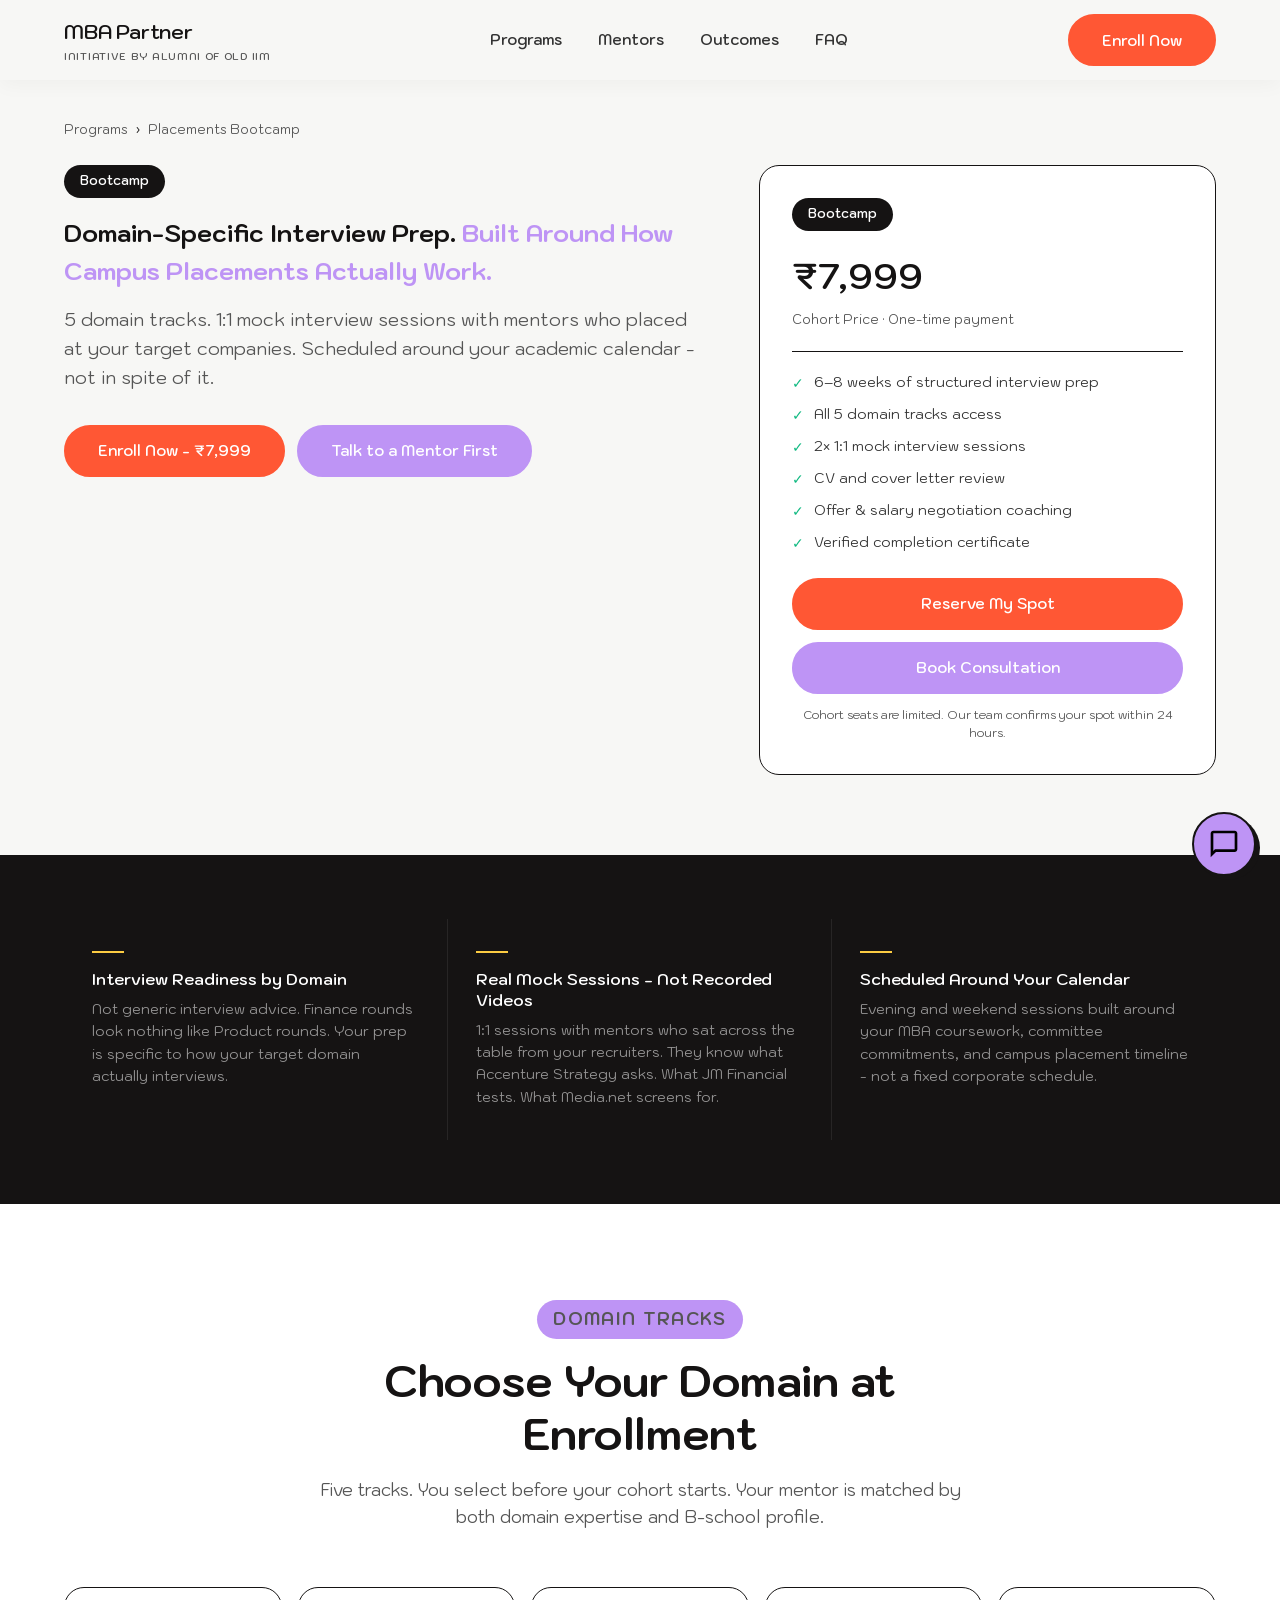
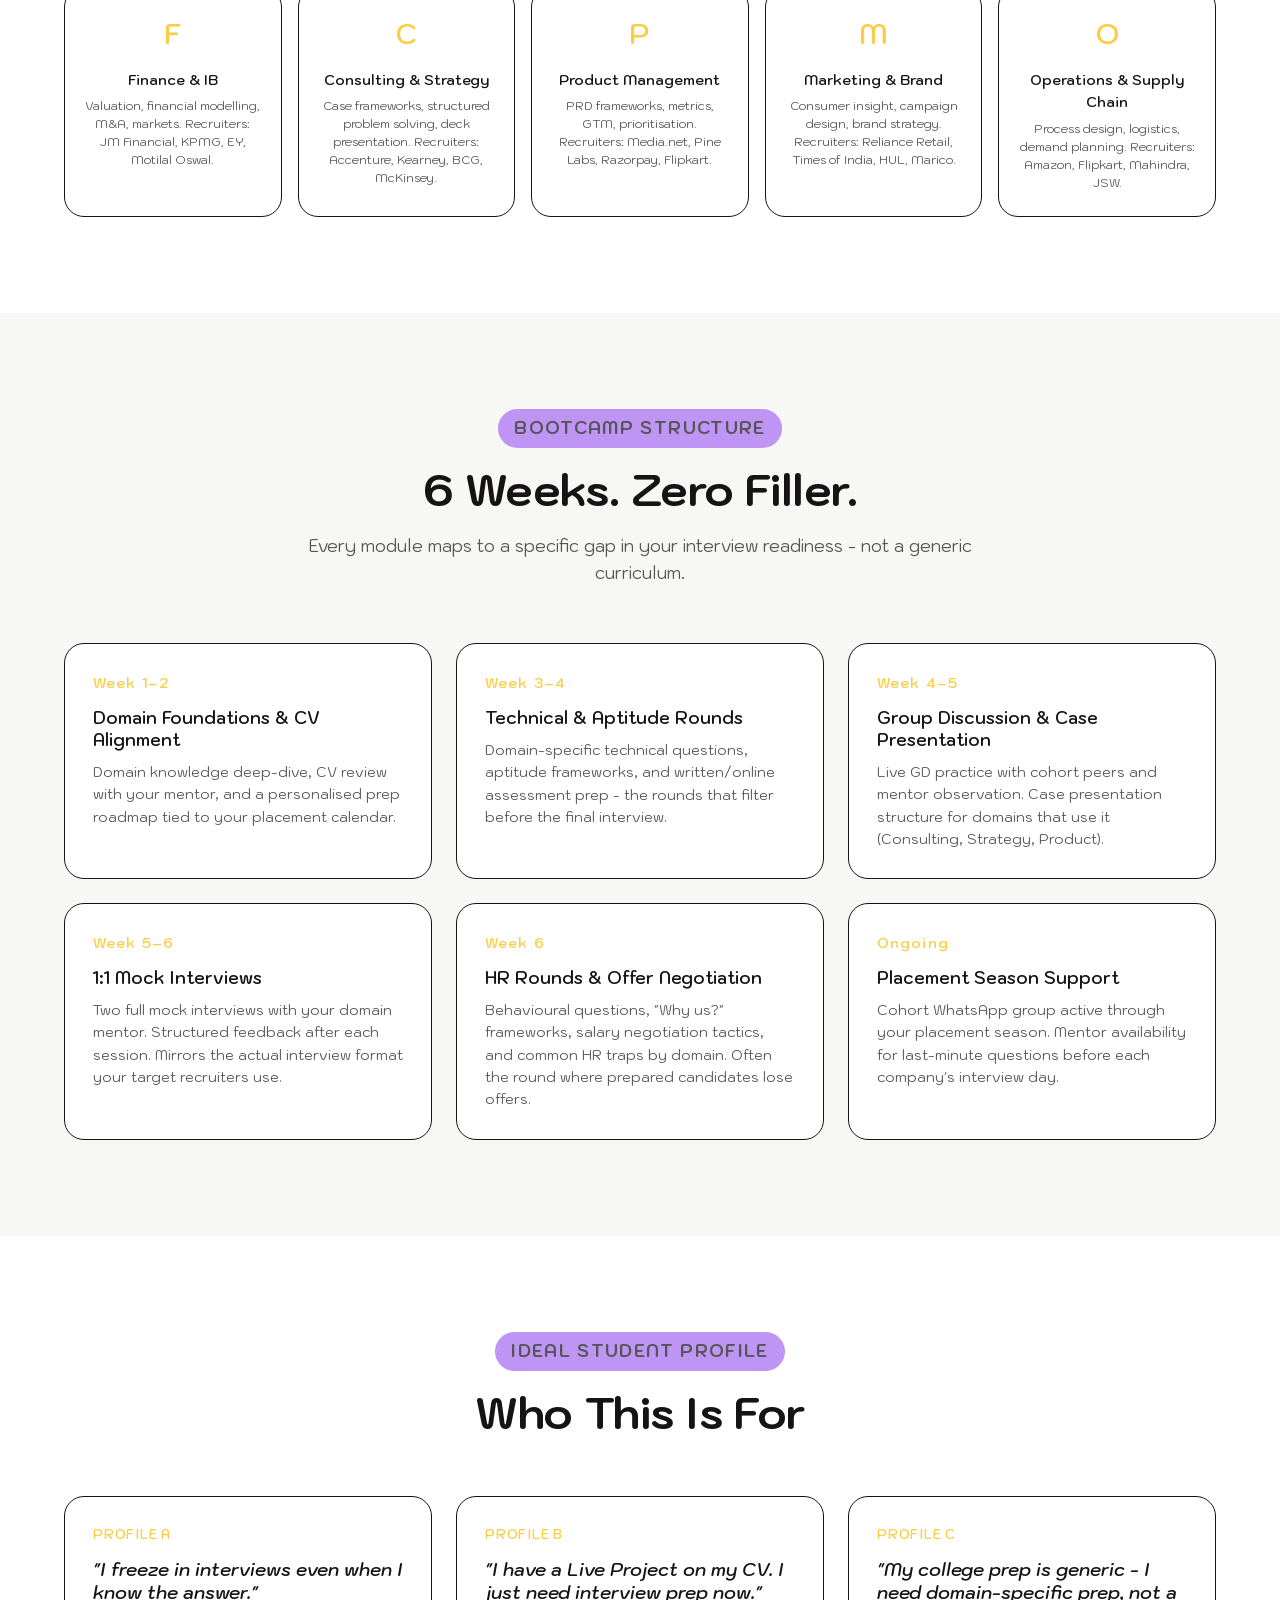
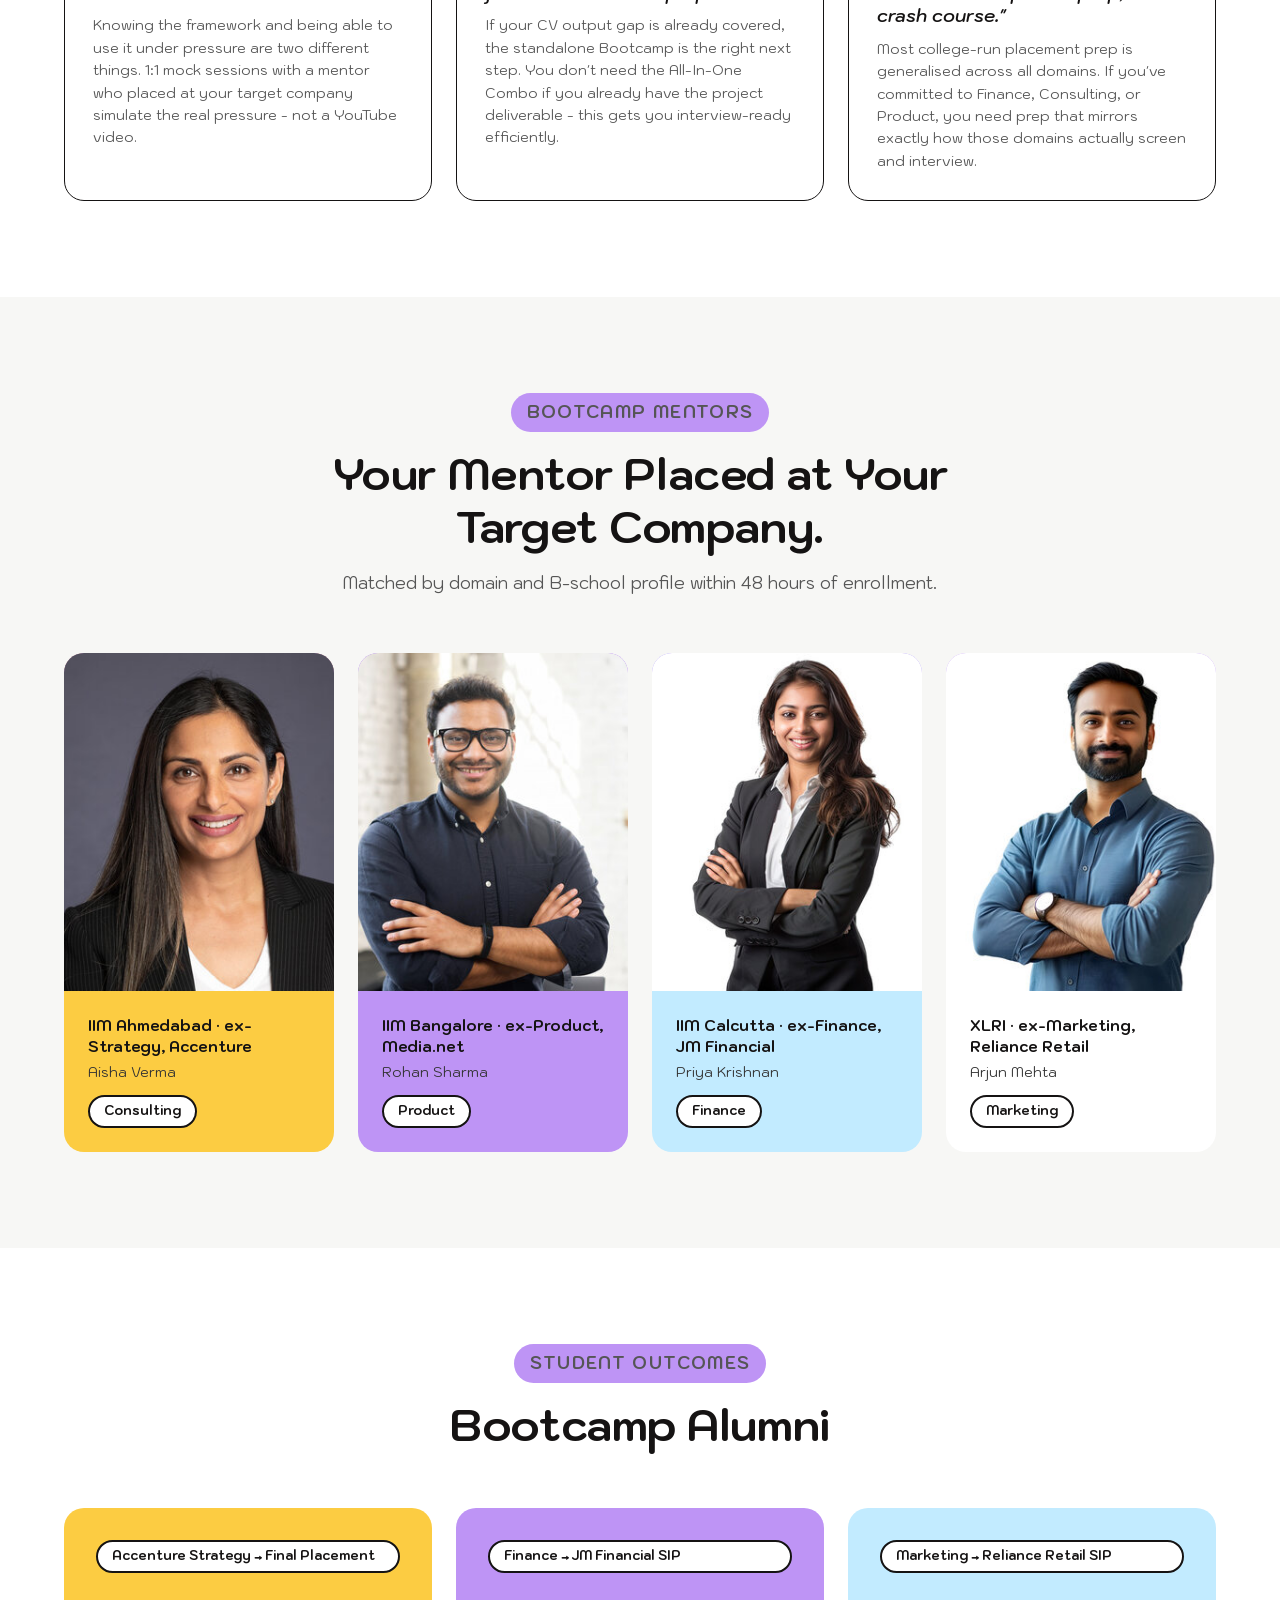
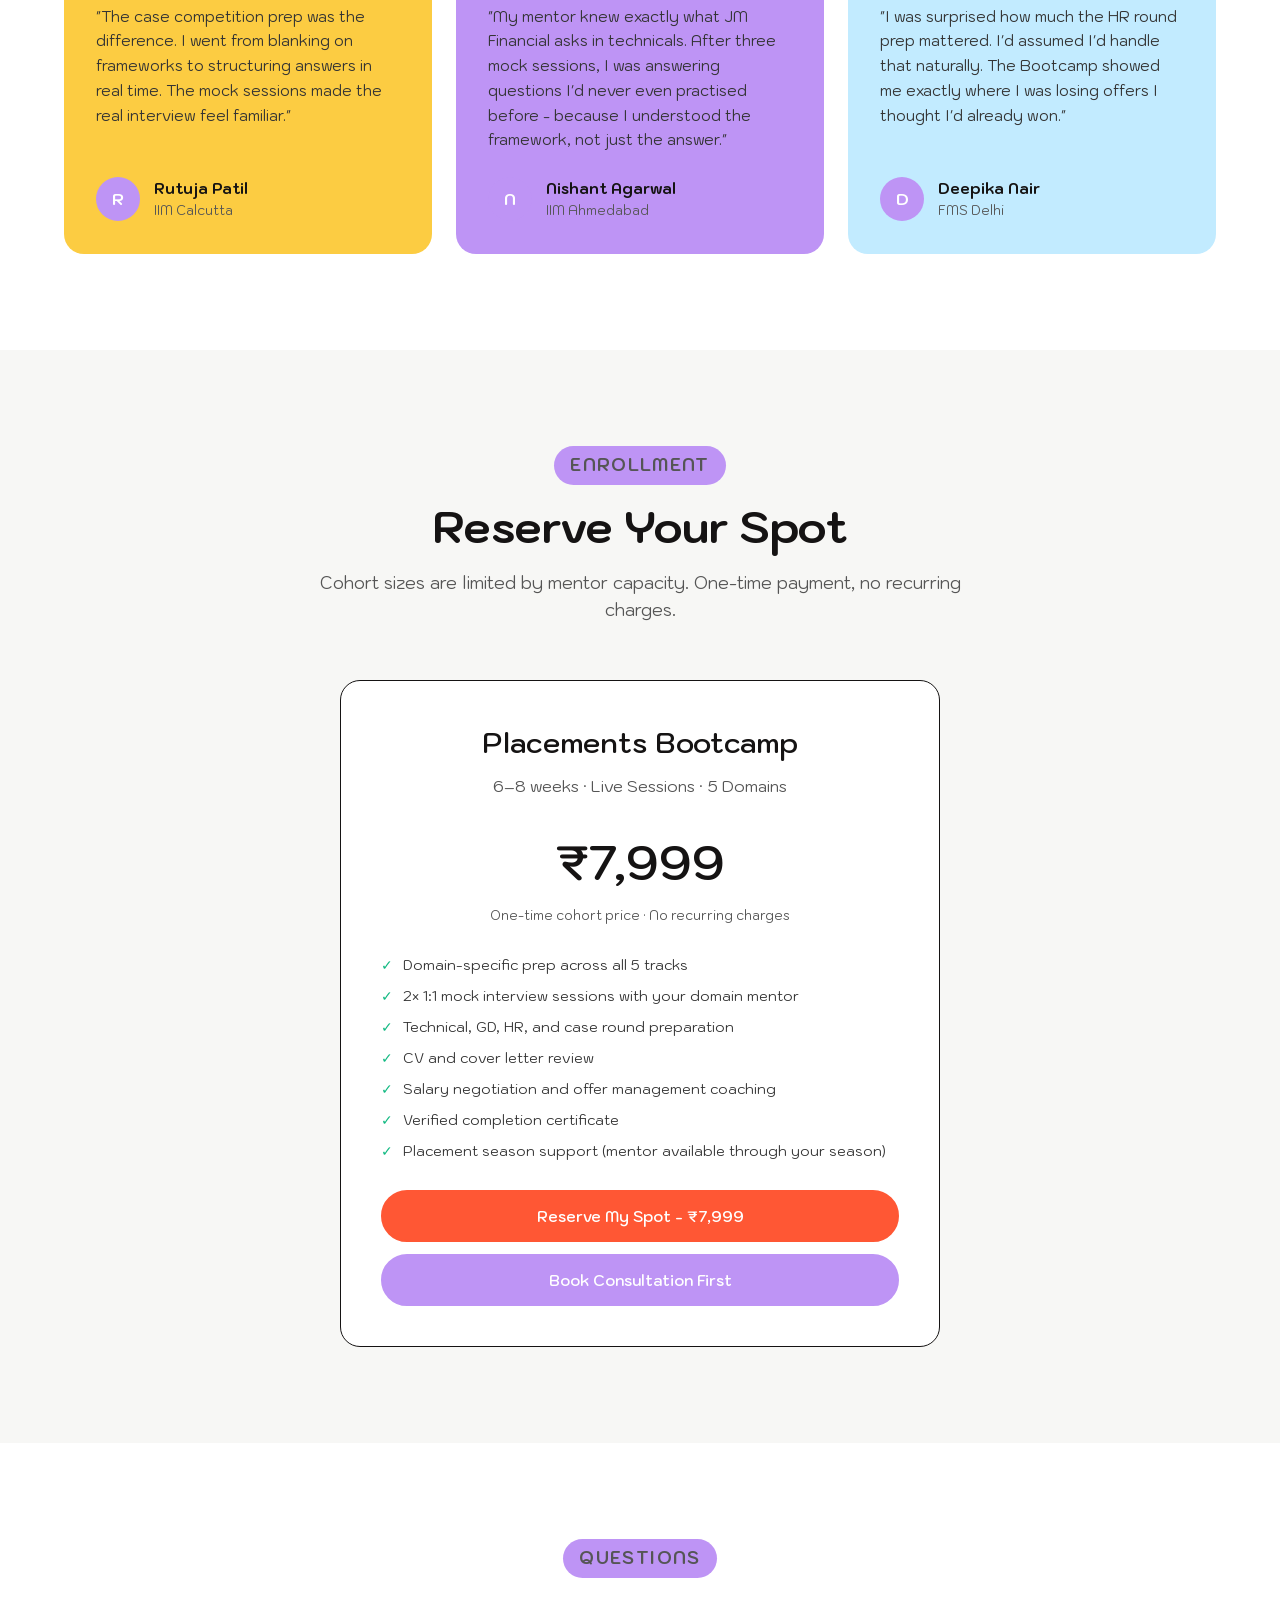
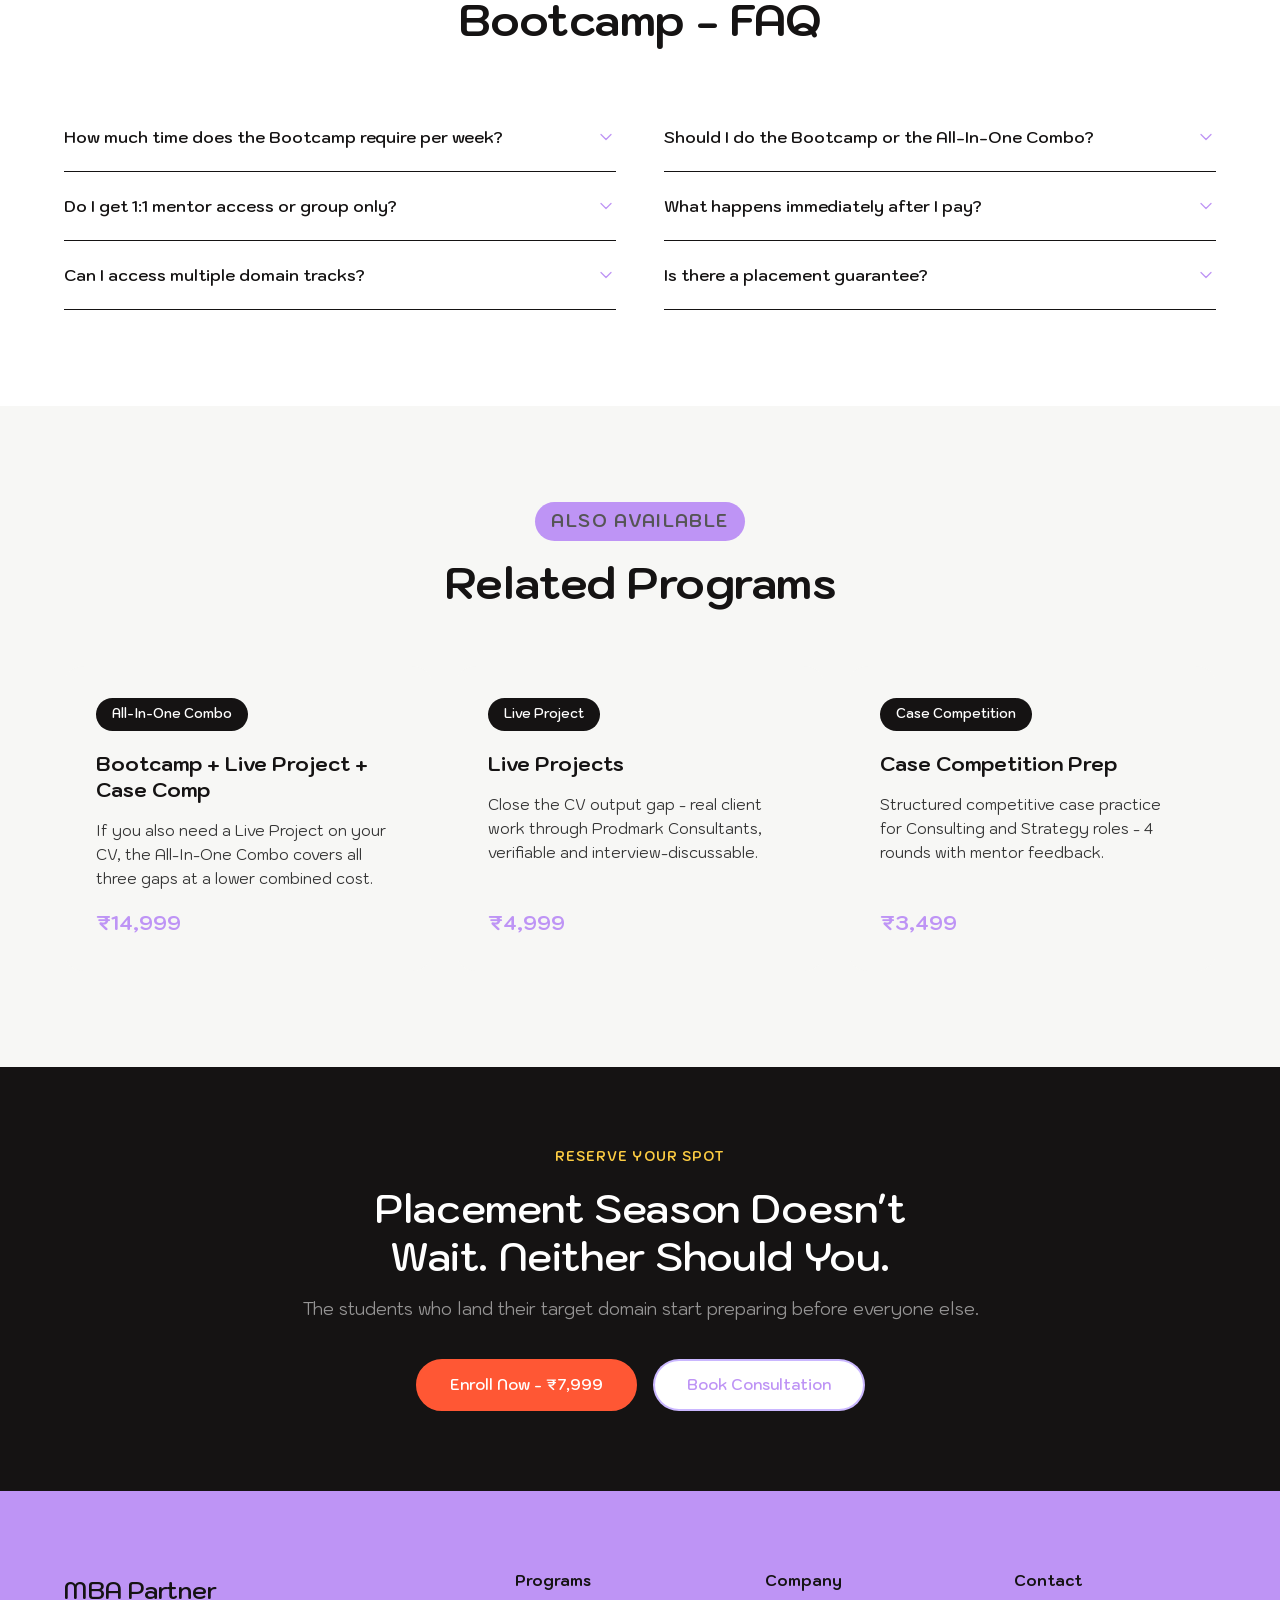
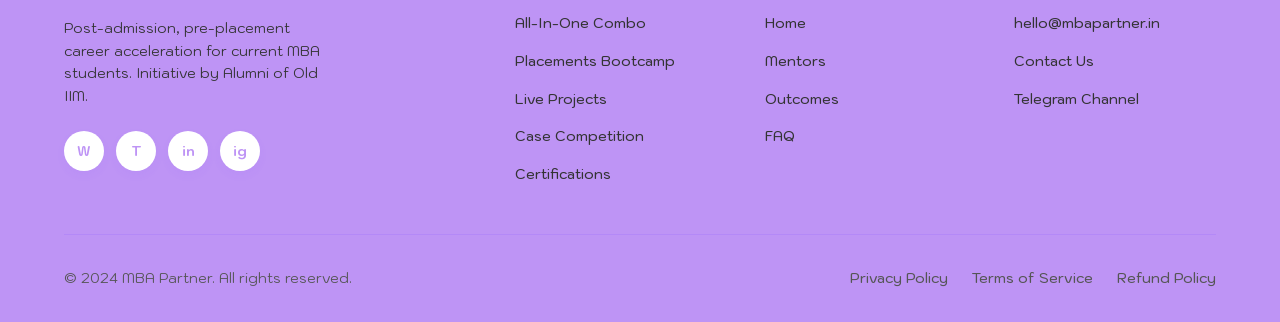
<file: offering-bootcamp.html>
<!DOCTYPE html>
<html lang="en">
<head>
  <meta charset="UTF-8" />
  <meta name="viewport" content="width=device-width, initial-scale=1.0" />
  <title>Placements Bootcamp - MBA Partner</title>
  <meta name="description" content="Structured SIP and Final Placement interview preparation across Finance, Consulting, Product, Marketing, and Strategy with 1:1 mentor mock interviews. MBA Partner." />
  <link rel="preconnect" href="https://fonts.googleapis.com" />
  <link rel="preconnect" href="https://fonts.gstatic.com" crossorigin />
  <link href="https://fonts.googleapis.com/css2?family=Kodchasan:wght@400;500;600;700&display=swap" rel="stylesheet" />
  <link rel="stylesheet" href="shared.css" />
  <style>
    .offering-hero { padding: 120px 0 80px; background: var(--bg-main); }
    .breadcrumb { display:flex;align-items:center;gap:8px;font-size:13px;color:var(--slate);margin-bottom:24px; }
    .breadcrumb a { color:var(--slate);transition:color var(--transition); }
    .breadcrumb a:hover { color:var(--navy); }
    .breadcrumb-sep { color:var(--hairline); }
    .offering-hero-grid { display:grid;grid-template-columns:58fr 42fr;gap:64px;align-items:start; }
    .offering-sub { font-size:18px;color:var(--slate);line-height:1.6;margin-bottom:32px; }
    .offering-hero-ctas { display:flex;gap:12px;flex-wrap:wrap; }
    .enroll-panel { background:var(--white);border:1px solid var(--hairline);border-radius:var(--radius-card);padding:32px;position:sticky;top:88px; }
    .enroll-price-row { display:flex;align-items:baseline;gap:10px;margin-bottom:6px; }
    .enroll-price { font-size:36px;font-weight:600;color:var(--navy);font-variant-numeric:tabular-nums; }
    .enroll-price-label { font-size:13px;color:var(--slate);margin-bottom:20px; }
    .enroll-divider { border:none;border-top:1px solid var(--hairline);margin:20px 0; }
    .enroll-checklist { display:flex;flex-direction:column;gap:10px;margin-bottom:24px; }
    .enroll-check-item { display:flex;align-items:flex-start;gap:10px;font-size:14px;color:var(--navy-body);line-height:1.5; }
    .enroll-check-item::before { content:'✓';color:var(--success);font-weight:700;flex-shrink:0;margin-top:1px; }
    .enroll-cta { width:100%;margin-bottom:12px; }
    .enroll-secondary { width:100%; }
    .enroll-note { font-size:12px;color:var(--slate);text-align:center;margin-top:12px;line-height:1.5; }

    .outcomes-band { background:var(--navy);padding:64px 0; }
    .outcomes-grid { display:grid;grid-template-columns:repeat(3,1fr);gap:0; }
    .outcome-tile { padding:32px 28px;border-right:1px solid rgba(255,255,255,0.08); }
    .outcome-tile:last-child { border-right:none; }
    .outcome-tile::before { content:'';display:block;width:32px;height:2px;background:var(--yellow);margin-bottom:16px; }
    .outcome-tile-title { font-size:16px;font-weight:600;color:var(--white);margin-bottom:8px;line-height:1.3; }
    .outcome-tile-desc { font-size:14px;color:rgba(255,255,255,0.55);line-height:1.6; }

    .domains-section { background:var(--bg-panel); }
    .domains-grid { display:grid;grid-template-columns:repeat(5,1fr);gap:16px; }
    .domain-card { background:var(--white);border:1px solid var(--hairline);border-radius:var(--radius-card);padding:24px 20px;text-align:center; }
    .domain-icon { font-size:28px;font-weight:600;color:var(--yellow);margin-bottom:12px; }
    .domain-name { font-size:14px;font-weight:600;color:var(--navy);margin-bottom:6px; }
    .domain-desc { font-size:12px;color:var(--slate);line-height:1.5; }

    .modules-section { background:var(--bg-main); }
    .modules-grid { display:grid;grid-template-columns:repeat(3,1fr);gap:24px; }
    .module-card { background:var(--white);border:1px solid var(--hairline);border-radius:var(--radius-card);padding:28px; }
    .module-number { font-size:14px;font-weight:600;color:var(--yellow);margin-bottom:12px;letter-spacing:0.08em; }
    .module-name { font-size:17px;font-weight:600;color:var(--navy);margin-bottom:10px;line-height:1.3; }
    .module-desc { font-size:14px;color:var(--slate);line-height:1.6; }
    .module-duration { display:inline-block;font-size:12px;font-weight:600;color:var(--slate);margin-top:16px;letter-spacing:0.04em; }

    .ideal-section { background:var(--bg-panel); }
    .ideal-grid { display:grid;grid-template-columns:repeat(3,1fr);gap:24px; }
    .ideal-card { background:var(--white);border:1px solid var(--hairline);border-radius:var(--radius-card);padding:28px; }
    .ideal-label { font-size:13px;font-weight:600;letter-spacing:0.06em;text-transform:uppercase;color:var(--yellow);margin-bottom:12px; }
    .ideal-statement { font-size:18px;font-weight:600;color:var(--navy);margin-bottom:10px;line-height:1.3;font-style:italic; }
    .ideal-desc { font-size:14px;color:var(--slate);line-height:1.6; }

    .pricing-section { background:var(--bg-main); }
    .pricing-card { max-width:600px;margin:0 auto;background:var(--white);border:1px solid var(--hairline);border-radius:var(--radius-card);padding:40px;text-align:center; }
    .pricing-headline { font-size:28px;font-weight:600;color:var(--navy);margin-bottom:8px; }
    .pricing-sub { font-size:16px;color:var(--slate);margin-bottom:24px; }
    .pricing-amount-row { display:flex;align-items:baseline;gap:12px;justify-content:center;margin-bottom:6px; }
    .pricing-amount { font-size:48px;font-weight:600;color:var(--navy);font-variant-numeric:tabular-nums; }
    .pricing-label { font-size:13px;color:var(--slate);margin-bottom:28px; }
    .pricing-features { display:flex;flex-direction:column;gap:10px;text-align:left;margin-bottom:28px; }
    .pricing-feature-item { display:flex;align-items:flex-start;gap:10px;font-size:14px;color:var(--navy-body);line-height:1.5; }
    .pricing-feature-item::before { content:'✓';color:var(--success);font-weight:700;flex-shrink:0; }
    .pricing-cta-row { display:flex;flex-direction:column;gap:12px; }

    @media (max-width:900px) {
      .offering-hero { padding:100px 0 60px; }
      .offering-hero-grid { grid-template-columns:1fr;gap:40px; }
      .enroll-panel { position:static; }
      .outcomes-grid { grid-template-columns:1fr; }
      .outcome-tile { border-right:none;border-bottom:1px solid rgba(255,255,255,0.08); }
      .outcome-tile:last-child { border-bottom:none; }
      .domains-grid { grid-template-columns:repeat(2,1fr); }
      .modules-grid { grid-template-columns:1fr; }
      .ideal-grid { grid-template-columns:1fr; }
    }
    @media (max-width:640px) {
      .offering-hero-ctas { flex-direction:column; }
      .offering-hero-ctas .btn { width:100%; }
      .domains-grid { grid-template-columns:1fr 1fr; }
    }
  
/* Modal Scrollbar Fix */
.modal::-webkit-scrollbar { width: 8px; }
.modal::-webkit-scrollbar-track { background: transparent; margin: 16px; border-radius: 16px; }
.modal::-webkit-scrollbar-thumb { background-color: rgba(0,0,0,0.15); border-radius: 8px; }
.modal::-webkit-scrollbar-thumb:hover { background-color: rgba(0,0,0,0.3); }
.modal { scrollbar-width: thin; scrollbar-color: rgba(0,0,0,0.15) transparent; }
</style>
</head>
<body>
  <header id="nav" class="solid" role="banner">
    <div class="container">
      <nav class="nav-inner" aria-label="Main navigation">
        <a href="index.html" class="nav-brand" aria-label="MBA Partner home">
          <span class="nav-wordmark">MBA Partner</span>
          <span class="nav-tagline">Initiative by Alumni of Old IIM</span>
        </a>
        <ul class="nav-links" id="nav-links" role="list">
          <li><a href="index.html#programs">Programs</a></li>
          <li><a href="index.html#mentors">Mentors</a></li>
          <li><a href="index.html#testimonials">Outcomes</a></li>
          <li><a href="index.html#faq">FAQ</a></li>
        </ul>
        <button class="btn btn-primary" onclick="openModal('Placements Bootcamp - ₹7,999')" aria-haspopup="dialog">Enroll Now</button>
        <button class="nav-mobile-toggle" id="mobile-toggle" aria-label="Open navigation menu" aria-expanded="false" aria-controls="nav-links">
          <span></span><span></span><span></span>
        </button>
      </nav>
    </div>
  </header>

  <main>
    <section class="offering-hero" aria-labelledby="offering-h1">
      <div class="container">
        <nav class="breadcrumb" aria-label="Breadcrumb">
          <a href="index.html">Programs</a>
          <span class="breadcrumb-sep" aria-hidden="true">›</span>
          <span aria-current="page">Placements Bootcamp</span>
        </nav>
        <div class="offering-hero-grid">
          <div class="offering-copy">
            <div style="margin-bottom:16px;"><span class="tag-category">Bootcamp</span></div>
            <h1 class="h1" id="offering-h1" style="color:var(--navy);margin-bottom:16px;">Domain-Specific Interview Prep. <span class="text-purple">Built Around How Campus Placements Actually Work.</span></h1>
            <p class="offering-sub">5 domain tracks. 1:1 mock interview sessions with mentors who placed at your target companies. Scheduled around your academic calendar - not in spite of it.</p>
            <div class="offering-hero-ctas">
              <button class="btn btn-primary" onclick="openModal('Placements Bootcamp - ₹7,999')" aria-haspopup="dialog">Enroll Now - ₹7,999</button>
              <button class="btn btn-secondary" onclick="openModal('Mentor Call - Bootcamp')" aria-haspopup="dialog">Talk to a Mentor First</button>
            </div>
          </div>
          <aside aria-label="Enrollment details">
            <div class="enroll-panel">
              <div style="margin-bottom:16px;"><span class="tag-category">Bootcamp</span></div>
              <div class="enroll-price-row"><span class="enroll-price">₹7,999</span></div>
              <p class="enroll-price-label">Cohort Price · One-time payment</p>
              <hr class="enroll-divider" />
              <ul class="enroll-checklist" role="list">
                <li class="enroll-check-item">6–8 weeks of structured interview prep</li>
                <li class="enroll-check-item">All 5 domain tracks access</li>
                <li class="enroll-check-item">2× 1:1 mock interview sessions</li>
                <li class="enroll-check-item">CV and cover letter review</li>
                <li class="enroll-check-item">Offer & salary negotiation coaching</li>
                <li class="enroll-check-item">Verified completion certificate</li>
              </ul>
              <button class="btn btn-primary enroll-cta" onclick="openModal('Placements Bootcamp - ₹7,999')" aria-haspopup="dialog">Reserve My Spot</button>
              <button class="btn btn-secondary enroll-secondary" onclick="openModal('Book Consultation')" aria-haspopup="dialog">Book Consultation</button>
              <p class="enroll-note">Cohort seats are limited. Our team confirms your spot within 24 hours.</p>
            </div>
          </aside>
        </div>
      </div>
    </section>

    <div class="outcomes-band" aria-label="What this program delivers">
      <div class="container">
        <div class="outcomes-grid">
          <div class="outcome-tile">
            <div class="outcome-tile-title">Interview Readiness by Domain</div>
            <p class="outcome-tile-desc">Not generic interview advice. Finance rounds look nothing like Product rounds. Your prep is specific to how your target domain actually interviews.</p>
          </div>
          <div class="outcome-tile">
            <div class="outcome-tile-title">Real Mock Sessions - Not Recorded Videos</div>
            <p class="outcome-tile-desc">1:1 sessions with mentors who sat across the table from your recruiters. They know what Accenture Strategy asks. What JM Financial tests. What Media.net screens for.</p>
          </div>
          <div class="outcome-tile">
            <div class="outcome-tile-title">Scheduled Around Your Calendar</div>
            <p class="outcome-tile-desc">Evening and weekend sessions built around your MBA coursework, committee commitments, and campus placement timeline - not a fixed corporate schedule.</p>
          </div>
        </div>
      </div>
    </div>

    <section class="domains-section" aria-labelledby="domains-heading">
      <div class="container">
        <div class="section-header">
          <p class="eyebrow">Domain Tracks</p>
          <h2 id="domains-heading">Choose Your Domain at Enrollment</h2>
          <p>Five tracks. You select before your cohort starts. Your mentor is matched by both domain expertise and B-school profile.</p>
        </div>
        <div class="domains-grid">
          <div class="domain-card">
            <div class="domain-icon">F</div>
            <div class="domain-name">Finance & IB</div>
            <p class="domain-desc">Valuation, financial modelling, M&A, markets. Recruiters: JM Financial, KPMG, EY, Motilal Oswal.</p>
          </div>
          <div class="domain-card">
            <div class="domain-icon">C</div>
            <div class="domain-name">Consulting & Strategy</div>
            <p class="domain-desc">Case frameworks, structured problem solving, deck presentation. Recruiters: Accenture, Kearney, BCG, McKinsey.</p>
          </div>
          <div class="domain-card">
            <div class="domain-icon">P</div>
            <div class="domain-name">Product Management</div>
            <p class="domain-desc">PRD frameworks, metrics, GTM, prioritisation. Recruiters: Media.net, Pine Labs, Razorpay, Flipkart.</p>
          </div>
          <div class="domain-card">
            <div class="domain-icon">M</div>
            <div class="domain-name">Marketing & Brand</div>
            <p class="domain-desc">Consumer insight, campaign design, brand strategy. Recruiters: Reliance Retail, Times of India, HUL, Marico.</p>
          </div>
          <div class="domain-card">
            <div class="domain-icon">O</div>
            <div class="domain-name">Operations & Supply Chain</div>
            <p class="domain-desc">Process design, logistics, demand planning. Recruiters: Amazon, Flipkart, Mahindra, JSW.</p>
          </div>
        </div>
      </div>
    </section>

    <section class="modules-section" aria-labelledby="modules-heading">
      <div class="container">
        <div class="section-header">
          <p class="eyebrow">Bootcamp Structure</p>
          <h2 id="modules-heading">6 Weeks. Zero Filler.</h2>
          <p>Every module maps to a specific gap in your interview readiness - not a generic curriculum.</p>
        </div>
        <div class="modules-grid">
          <div class="module-card">
            <div class="module-number">Week 1–2</div>
            <div class="module-name">Domain Foundations & CV Alignment</div>
            <p class="module-desc">Domain knowledge deep-dive, CV review with your mentor, and a personalised prep roadmap tied to your placement calendar.</p>
          </div>
          <div class="module-card">
            <div class="module-number">Week 3–4</div>
            <div class="module-name">Technical & Aptitude Rounds</div>
            <p class="module-desc">Domain-specific technical questions, aptitude frameworks, and written/online assessment prep - the rounds that filter before the final interview.</p>
          </div>
          <div class="module-card">
            <div class="module-number">Week 4–5</div>
            <div class="module-name">Group Discussion & Case Presentation</div>
            <p class="module-desc">Live GD practice with cohort peers and mentor observation. Case presentation structure for domains that use it (Consulting, Strategy, Product).</p>
          </div>
          <div class="module-card">
            <div class="module-number">Week 5–6</div>
            <div class="module-name">1:1 Mock Interviews</div>
            <p class="module-desc">Two full mock interviews with your domain mentor. Structured feedback after each session. Mirrors the actual interview format your target recruiters use.</p>
          </div>
          <div class="module-card">
            <div class="module-number">Week 6</div>
            <div class="module-name">HR Rounds & Offer Negotiation</div>
            <p class="module-desc">Behavioural questions, "Why us?" frameworks, salary negotiation tactics, and common HR traps by domain. Often the round where prepared candidates lose offers.</p>
          </div>
          <div class="module-card">
            <div class="module-number">Ongoing</div>
            <div class="module-name">Placement Season Support</div>
            <p class="module-desc">Cohort WhatsApp group active through your placement season. Mentor availability for last-minute questions before each company's interview day.</p>
          </div>
        </div>
      </div>
    </section>

    <section class="ideal-section" aria-labelledby="ideal-heading">
      <div class="container">
        <div class="section-header">
          <p class="eyebrow">Ideal Student Profile</p>
          <h2 id="ideal-heading">Who This Is For</h2>
        </div>
        <div class="ideal-grid">
          <div class="ideal-card">
            <div class="ideal-label">Profile A</div>
            <div class="ideal-statement">"I freeze in interviews even when I know the answer."</div>
            <p class="ideal-desc">Knowing the framework and being able to use it under pressure are two different things. 1:1 mock sessions with a mentor who placed at your target company simulate the real pressure - not a YouTube video.</p>
          </div>
          <div class="ideal-card">
            <div class="ideal-label">Profile B</div>
            <div class="ideal-statement">"I have a Live Project on my CV. I just need interview prep now."</div>
            <p class="ideal-desc">If your CV output gap is already covered, the standalone Bootcamp is the right next step. You don't need the All-In-One Combo if you already have the project deliverable - this gets you interview-ready efficiently.</p>
          </div>
          <div class="ideal-card">
            <div class="ideal-label">Profile C</div>
            <div class="ideal-statement">"My college prep is generic - I need domain-specific prep, not a crash course."</div>
            <p class="ideal-desc">Most college-run placement prep is generalised across all domains. If you've committed to Finance, Consulting, or Product, you need prep that mirrors exactly how those domains actually screen and interview.</p>
          </div>
        </div>
      </div>
    </section>

    <section style="background:var(--bg-main);" aria-labelledby="mentors-boot-heading">
      <div class="container">
        <div class="section-header">
          <p class="eyebrow">Bootcamp Mentors</p>
          <h2 id="mentors-boot-heading">Your Mentor Placed at Your Target Company.</h2>
          <p>Matched by domain and B-school profile within 48 hours of enrollment.</p>
        </div>
        <div class="mentors-grid">
          <article class="mentor-card">
            <div class="mentor-photo"><img src="image/aisha.jpg" alt="Aisha Verma"></div>
            <div class="mentor-info"><div class="mentor-credential">IIM Ahmedabad · ex-Strategy, Accenture</div><div class="mentor-name">Aisha Verma</div><span class="tag-domain">Consulting</span></div>
          </article>
          <article class="mentor-card">
            <div class="mentor-photo"><img src="image/rohan.jpg" alt="Rohan Sharma"></div>
            <div class="mentor-info"><div class="mentor-credential">IIM Bangalore · ex-Product, Media.net</div><div class="mentor-name">Rohan Sharma</div><span class="tag-domain">Product</span></div>
          </article>
          <article class="mentor-card">
            <div class="mentor-photo"><img src="image/Priya.jpg" alt="Priya Krishnan"></div>
            <div class="mentor-info"><div class="mentor-credential">IIM Calcutta · ex-Finance, JM Financial</div><div class="mentor-name">Priya Krishnan</div><span class="tag-domain">Finance</span></div>
          </article>
          <article class="mentor-card">
            <div class="mentor-photo"><img src="image/arjun.jpg" alt="Arjun Mehta"></div>
            <div class="mentor-info"><div class="mentor-credential">XLRI · ex-Marketing, Reliance Retail</div><div class="mentor-name">Arjun Mehta</div><span class="tag-domain">Marketing</span></div>
          </article>
        </div>
      </div>
    </section>

    <section style="background:var(--bg-panel);" aria-labelledby="test-boot-heading">
      <div class="container">
        <div class="section-header">
          <p class="eyebrow">Student Outcomes</p>
          <h2 id="test-boot-heading">Bootcamp Alumni</h2>
        </div>
        <div class="testimonials-grid">
          <article class="testimonial-card">
            <div class="outcome-badge"><span class="outcome-badge-text">Accenture Strategy → Final Placement</span></div>
            <blockquote><p class="testimonial-quote">"The case competition prep was the difference. I went from blanking on frameworks to structuring answers in real time. The mock sessions made the real interview feel familiar."</p></blockquote>
            <div class="testimonial-author"><div class="testimonial-avatar" aria-hidden="true">R</div><div><div class="testimonial-name">Rutuja Patil</div><div class="testimonial-institution">IIM Calcutta</div></div></div>
          </article>
          <article class="testimonial-card">
            <div class="outcome-badge"><span class="outcome-badge-text">Finance → JM Financial SIP</span></div>
            <blockquote><p class="testimonial-quote">"My mentor knew exactly what JM Financial asks in technicals. After three mock sessions, I was answering questions I'd never even practised before - because I understood the framework, not just the answer."</p></blockquote>
            <div class="testimonial-author"><div class="testimonial-avatar" aria-hidden="true">N</div><div><div class="testimonial-name">Nishant Agarwal</div><div class="testimonial-institution">IIM Ahmedabad</div></div></div>
          </article>
          <article class="testimonial-card">
            <div class="outcome-badge"><span class="outcome-badge-text">Marketing → Reliance Retail SIP</span></div>
            <blockquote><p class="testimonial-quote">"I was surprised how much the HR round prep mattered. I'd assumed I'd handle that naturally. The Bootcamp showed me exactly where I was losing offers I thought I'd already won."</p></blockquote>
            <div class="testimonial-author"><div class="testimonial-avatar" aria-hidden="true">D</div><div><div class="testimonial-name">Deepika Nair</div><div class="testimonial-institution">FMS Delhi</div></div></div>
          </article>
        </div>
      </div>
    </section>

    <section class="pricing-section" aria-labelledby="pricing-boot-heading">
      <div class="container">
        <div class="section-header">
          <p class="eyebrow">Enrollment</p>
          <h2 id="pricing-boot-heading">Reserve Your Spot</h2>
          <p>Cohort sizes are limited by mentor capacity. One-time payment, no recurring charges.</p>
        </div>
        <div class="pricing-card">
          <div class="pricing-headline">Placements Bootcamp</div>
          <p class="pricing-sub">6–8 weeks · Live Sessions · 5 Domains</p>
          <div class="pricing-amount-row"><span class="pricing-amount">₹7,999</span></div>
          <p class="pricing-label">One-time cohort price · No recurring charges</p>
          <ul class="pricing-features" role="list">
            <li class="pricing-feature-item">Domain-specific prep across all 5 tracks</li>
            <li class="pricing-feature-item">2× 1:1 mock interview sessions with your domain mentor</li>
            <li class="pricing-feature-item">Technical, GD, HR, and case round preparation</li>
            <li class="pricing-feature-item">CV and cover letter review</li>
            <li class="pricing-feature-item">Salary negotiation and offer management coaching</li>
            <li class="pricing-feature-item">Verified completion certificate</li>
            <li class="pricing-feature-item">Placement season support (mentor available through your season)</li>
          </ul>
          <div class="pricing-cta-row">
            <button class="btn btn-primary" onclick="openModal('Placements Bootcamp - ₹7,999')" style="width:100%;margin-top:auto" aria-haspopup="dialog">Reserve My Spot - ₹7,999</button>
            <button class="btn btn-secondary" onclick="openModal('Book Consultation')" style="width:100%" aria-haspopup="dialog">Book Consultation First</button>
          </div>
        </div>
      </div>
    </section>

    <section style="background:var(--bg-panel);" id="faq-boot" aria-labelledby="faq-boot-heading">
      <div class="container">
        <div class="section-header">
          <p class="eyebrow">Questions</p>
          <h2 id="faq-boot-heading">Bootcamp - FAQ</h2>
        </div>
        <div class="faq-grid">
          <div class="faq-col">
            <div class="faq-item">
              <button class="faq-question" aria-expanded="false">How much time does the Bootcamp require per week?<svg class="faq-chevron" viewBox="0 0 24 24" fill="none" stroke="currentColor" stroke-width="1.5" stroke-linecap="round" stroke-linejoin="round" aria-hidden="true"><polyline points="6 9 12 15 18 9"/></svg></button>
              <div class="faq-answer">Live sessions are 2–3 hours per week, scheduled for evenings and weekends. Including self-practice, expect 6–8 hours per week at peak. The program is explicitly designed to run alongside your coursework and committee commitments.</div>
            </div>
            <div class="faq-item">
              <button class="faq-question" aria-expanded="false">Do I get 1:1 mentor access or group only?<svg class="faq-chevron" viewBox="0 0 24 24" fill="none" stroke="currentColor" stroke-width="1.5" stroke-linecap="round" stroke-linejoin="round" aria-hidden="true"><polyline points="6 9 12 15 18 9"/></svg></button>
              <div class="faq-answer">The Bootcamp includes 2 scheduled 1:1 mock interview sessions with your matched mentor. Group workshops, GD practice, and live sessions are group format. The 1:1 sessions are timed to your placement calendar, not a fixed slot.</div>
            </div>
            <div class="faq-item">
              <button class="faq-question" aria-expanded="false">Can I access multiple domain tracks?<svg class="faq-chevron" viewBox="0 0 24 24" fill="none" stroke="currentColor" stroke-width="1.5" stroke-linecap="round" stroke-linejoin="round" aria-hidden="true"><polyline points="6 9 12 15 18 9"/></svg></button>
              <div class="faq-answer">You select your primary domain at enrollment, which determines your mentor match. Access to study materials from all 5 domain tracks is included - useful if you're hedging between Finance and Consulting, for example. Mock sessions are conducted in your primary domain.</div>
            </div>
          </div>
          <div class="faq-col">
            <div class="faq-item">
              <button class="faq-question" aria-expanded="false">Should I do the Bootcamp or the All-In-One Combo?<svg class="faq-chevron" viewBox="0 0 24 24" fill="none" stroke="currentColor" stroke-width="1.5" stroke-linecap="round" stroke-linejoin="round" aria-hidden="true"><polyline points="6 9 12 15 18 9"/></svg></button>
              <div class="faq-answer">If you already have a real project on your CV (an internship, a consultancy engagement, or a verifiable output), the standalone Bootcamp is the right choice. If your CV lacks a project output entirely, the All-In-One Combo closes both gaps simultaneously and costs less than assembling them separately.</div>
            </div>
            <div class="faq-item">
              <button class="faq-question" aria-expanded="false">What happens immediately after I pay?<svg class="faq-chevron" viewBox="0 0 24 24" fill="none" stroke="currentColor" stroke-width="1.5" stroke-linecap="round" stroke-linejoin="round" aria-hidden="true"><polyline points="6 9 12 15 18 9"/></svg></button>
              <div class="faq-answer">You receive a confirmation email with your cohort start date and onboarding form. Within 48 hours you're added to the cohort WhatsApp group, introduced to your mentor, and given access to the pre-cohort resource pack. First live session is within 5–7 days of enrollment.</div>
            </div>
            <div class="faq-item">
              <button class="faq-question" aria-expanded="false">Is there a placement guarantee?<svg class="faq-chevron" viewBox="0 0 24 24" fill="none" stroke="currentColor" stroke-width="1.5" stroke-linecap="round" stroke-linejoin="round" aria-hidden="true"><polyline points="6 9 12 15 18 9"/></svg></button>
              <div class="faq-answer">No. Any platform that offers a placement guarantee is misrepresenting how campus placements work. What the 98.7% figure reflects is the proportion of our students who landed a role in their chosen domain - not just any offer. Your preparation is in our control. The outcome is not.</div>
            </div>
          </div>
        </div>
      </div>
    </section>

    <section style="background: var(--bg-main);" aria-labelledby="related-boot-heading">
      <div class="container">
        <div class="section-header">
          <p class="eyebrow">Also Available</p>
          <h2 id="related-boot-heading">Related Programs</h2>
        </div>
        <div class="related-grid">
          <a href="offering-all-in-one.html" class="related-card">
            <span class="tag-category">All-In-One Combo</span>
            <div class="related-card-name">Bootcamp + Live Project + Case Comp</div>
            <p class="related-card-desc">If you also need a Live Project on your CV, the All-In-One Combo covers all three gaps at a lower combined cost.</p>
            <span class="related-card-price">₹14,999</span>
          </a>
          <a href="offering-live-project.html" class="related-card">
            <span class="tag-category">Live Project</span>
            <div class="related-card-name">Live Projects</div>
            <p class="related-card-desc">Close the CV output gap - real client work through Prodmark Consultants, verifiable and interview-discussable.</p>
            <span class="related-card-price">₹4,999</span>
          </a>
          <a href="offering-case-comp.html" class="related-card">
            <span class="tag-category">Case Competition</span>
            <div class="related-card-name">Case Competition Prep</div>
            <p class="related-card-desc">Structured competitive case practice for Consulting and Strategy roles - 4 rounds with mentor feedback.</p>
            <span class="related-card-price">₹3,499</span>
          </a>
        </div>
      </div>
    </section>

    <section style="background:var(--navy);padding:80px 0;text-align:center;" aria-labelledby="final-cta-boot">
      <div class="container">
        <p class="eyebrow" style="color:var(--yellow)">Reserve Your Spot</p>
        <h2 id="final-cta-boot" style="font-size:clamp(28px,4vw,40px);font-weight:600;color:var(--white);margin:16px auto;max-width:560px;line-height:1.2">Placement Season Doesn't Wait. Neither Should You.</h2>
        <p style="font-size:17px;color:rgba(255,255,255,0.55);margin-bottom:36px">The students who land their target domain start preparing before everyone else.</p>
        <div style="display:flex;justify-content:center;gap:16px;flex-wrap:wrap;">
          <button class="btn btn-primary" onclick="openModal('Placements Bootcamp - ₹7,999')" aria-haspopup="dialog">Enroll Now - ₹7,999</button>
          <button class="btn btn-secondary-light" onclick="openModal('Book Consultation')" aria-haspopup="dialog">Book Consultation</button>
        </div>
      </div>
    </section>
  </main>

  <footer aria-label="Site footer">
    <div class="container">
      <div class="footer-grid">
        <div class="footer-brand">
          <div class="nav-wordmark">MBA Partner</div>
          <p>Post-admission, pre-placement career acceleration for current MBA students. Initiative by Alumni of Old IIM.</p>
          <div class="footer-social">
            <a href="#" class="social-link" aria-label="WhatsApp community">W</a>
            <a href="#" class="social-link" aria-label="Telegram channel">T</a>
            <a href="#" class="social-link" aria-label="LinkedIn page">in</a>
            <a href="#" class="social-link" aria-label="Instagram profile">ig</a>
          </div>
        </div>
        <div class="footer-col"><h4>Programs</h4><ul>
          <li><a href="offering-all-in-one.html">All-In-One Combo</a></li>
          <li><a href="offering-bootcamp.html">Placements Bootcamp</a></li>
          <li><a href="offering-live-project.html">Live Projects</a></li>
          <li><a href="offering-case-comp.html">Case Competition</a></li>
          <li><a href="offering-certifications.html">Certifications</a></li>
        </ul></div>
        <div class="footer-col"><h4>Company</h4><ul>
          <li><a href="index.html">Home</a></li>
          <li><a href="index.html#mentors">Mentors</a></li>
          <li><a href="index.html#testimonials">Outcomes</a></li>
          <li><a href="index.html#faq">FAQ</a></li>
        </ul></div>
        <div class="footer-col"><h4>Contact</h4><ul>
          <li><a href="mailto:hello@mbapartner.in">hello@mbapartner.in</a></li>
          <li><a href="#">Contact Us</a></li>
          <li><a href="#">Telegram Channel</a></li>
        </ul></div>
      </div>
      <div class="footer-bottom">
        <p>© 2024 MBA Partner. All rights reserved.</p>
        <nav class="footer-legal" aria-label="Legal links">
          <a href="#">Privacy Policy</a><a href="#">Terms of Service</a><a href="#">Refund Policy</a>
        </nav>
      </div>
    </div>
  </footer>

  <div id="mobile-cta-bar" aria-label="Persistent enroll button" role="complementary">
    <button class="btn btn-primary" onclick="openModal('Placements Bootcamp - ₹7,999')" style="width:100%;margin-top:auto">Enroll Now - ₹7,999</button>
  </div>

  <div id="enroll-modal" class="modal-overlay" role="dialog" aria-modal="true" aria-labelledby="modal-title" aria-hidden="true">
    <div class="modal">
      <button class="modal-close" id="modal-close-btn" aria-label="Close enrollment form">✕</button>
      <p class="eyebrow modal-eyebrow">Get Started</p>
      <h2 class="modal-title" id="modal-title">Reserve Your Spot</h2>
      <p class="modal-offering-name" id="modal-offering-label">Placements Bootcamp</p>
      <form class="modal-form" id="enroll-form" action="https://docs.google.com/forms/d/e/1FAIpQLSc_DUMMY_ID/formResponse" method="POST" target="_blank">
        <div class="form-group"><label class="form-label" for="modal-name">Full Name</label><input class="form-input" type="text" id="modal-name" name="name" placeholder="Your full name" required autocomplete="name" /></div>
        <div class="form-group"><label class="form-label" for="modal-email">Email Address</label><input class="form-input" type="email" id="modal-email" name="email" placeholder="you@college.edu" required autocomplete="email" /></div>
        <div class="form-group"><label class="form-label" for="modal-phone">WhatsApp Number</label><input class="form-input" type="tel" id="modal-phone" name="phone" placeholder="+91 98765 43210" required autocomplete="tel" /></div>
        <div class="form-group"><label class="form-label" for="modal-bschool">B-School</label><input class="form-input" type="text" id="modal-bschool" name="bschool" placeholder="IIM Ahmedabad, FMS Delhi, etc." required /></div>
        <div class="form-group"><label class="form-label" for="modal-domain">Target Domain</label>
          <select class="form-select" id="modal-domain" name="domain">
            <option value="">Select your domain</option>
            <option>Consulting &amp; Strategy</option><option>Finance &amp; Investment Banking</option>
            <option>Product Management</option><option>Marketing &amp; Brand</option><option>Operations &amp; Supply Chain</option>
          </select>
        </div>
        <button type="submit" class="modal-submit">Reserve My Spot →</button>
        <p class="modal-note">Our team will reach you on WhatsApp within 24 hours with cohort details and payment link.</p>
      </form>
    </div>
  </div>

  <script>
    const modalOverlay = document.getElementById('enroll-modal');
    const modalCloseBtn = document.getElementById('modal-close-btn');
    const modalOfferingLabel = document.getElementById('modal-offering-label');
    const enrollForm = document.getElementById('enroll-form');
    function openModal(n) { modalOfferingLabel.textContent=n||'Placements Bootcamp'; modalOverlay.classList.add('open'); modalOverlay.setAttribute('aria-hidden','false'); document.body.style.overflow='hidden'; setTimeout(()=>modalCloseBtn.focus(),50); }
    function closeModal() { modalOverlay.classList.remove('open'); modalOverlay.setAttribute('aria-hidden','true'); document.body.style.overflow=''; }
    modalCloseBtn.addEventListener('click',closeModal);
    modalOverlay.addEventListener('click',(e)=>{if(e.target===modalOverlay)closeModal();});
    document.addEventListener('keydown',(e)=>{if(e.key==='Escape'&&modalOverlay.classList.contains('open'))closeModal();});
    enrollForm.addEventListener('submit',(e)=>{ e.preventDefault(); const name=document.getElementById('modal-name').value.trim(); const phone=document.getElementById('modal-phone').value.trim(); const offering=modalOfferingLabel.textContent; const msg=encodeURIComponent(`Hi, I'm ${name} and I'd like to enroll in: ${offering}. My WhatsApp: ${phone}`); window.open(`https://wa.me/919999999999?text=${msg}`,'_blank'); closeModal(); });
    const mobileToggle=document.getElementById('mobile-toggle'); const navLinks=document.getElementById('nav-links');
    mobileToggle.addEventListener('click',()=>{ const isOpen=navLinks.classList.toggle('open'); mobileToggle.setAttribute('aria-expanded',isOpen); });
    const mobileCTABar=document.getElementById('mobile-cta-bar');
    window.addEventListener('scroll',()=>{ if(window.scrollY>400)mobileCTABar.classList.add('visible'); else mobileCTABar.classList.remove('visible'); },{passive:true});
    document.querySelectorAll('.faq-question').forEach(btn=>{ btn.addEventListener('click',()=>{ const item=btn.closest('.faq-item'); const isOpen=item.classList.contains('open'); item.classList.toggle('open',!isOpen); btn.setAttribute('aria-expanded',!isOpen); }); });
    const pref=window.matchMedia('(prefers-reduced-motion: reduce)').matches;
    if(!pref){ const s=document.createElement('style'); s.textContent=`.reveal{opacity:0;transform:translateY(14px);transition:opacity 300ms ease,transform 300ms ease}.reveal.visible{opacity:1;transform:none}`; document.head.appendChild(s); const els=document.querySelectorAll('.module-card,.mentor-card,.testimonial-card,.ideal-card,.related-card,.domain-card,.outcome-tile'); els.forEach(el=>el.classList.add('reveal')); const obs=new IntersectionObserver((entries)=>{entries.forEach(entry=>{if(entry.isIntersecting){entry.target.classList.add('visible');obs.unobserve(entry.target);}});},{threshold:0.1}); els.forEach(el=>obs.observe(el)); }
  </script>

  <!-- ══════════════════════════════════════════
       CHATBOT (Phase 5)
  ══════════════════════════════════════════ -->
  <button class="chatbot-trigger" id="chatbot-trigger" aria-label="Open chat" aria-haspopup="dialog" aria-expanded="false">
    <svg viewBox="0 0 24 24" xmlns="http://www.w3.org/2000/svg"><path d="M20 2H4c-1.1 0-2 .9-2 2v18l4-4h14c1.1 0 2-.9 2-2V4c0-1.1-.9-2-2-2zm0 14H5.2L4 17.2V4h16v12z"/></svg>
  </button>

  <div class="chatbot-popup" id="chatbot-popup" role="dialog" aria-label="Chat assistant" aria-hidden="true">
    <div class="chat-header">
      <div class="chat-header-title">MBA Partner Guide</div>
      <button class="chatbot-close" id="chatbot-close" aria-label="Close chat">✕</button>
    </div>
    <div class="chat-messages" id="chat-messages">
      <div class="chat-message">Hi! I'm here to help you navigate our programs and find the best fit for your CV gaps. How can I help?</div>
    </div>
    <div class="chat-suggested-questions">
      <div class="chat-suggested-title">Suggested Questions</div>
      <button class="chat-suggestion-btn">Which program should I choose?</button>
      <button class="chat-suggestion-btn">Tell me about Live Projects</button>
      <button class="chat-suggestion-btn">How do placements work?</button>
      <button class="chat-suggestion-btn">What certifications are available?</button>
    </div>
  </div>

  <script>
    const cbTrigger = document.getElementById('chatbot-trigger'),
          cbPopup = document.getElementById('chatbot-popup'),
          cbClose = document.getElementById('chatbot-close'),
          cbMessages = document.getElementById('chat-messages');

    function toggleChat() {
      const isOpen = cbPopup.classList.contains('open');
      if (isOpen) {
        cbPopup.classList.remove('open');
        cbPopup.setAttribute('aria-hidden', 'true');
        cbTrigger.setAttribute('aria-expanded', 'false');
      } else {
        cbPopup.classList.add('open');
        cbPopup.setAttribute('aria-hidden', 'false');
        cbTrigger.setAttribute('aria-expanded', 'true');
      }
    }

    cbTrigger.addEventListener('click', toggleChat);
    cbClose.addEventListener('click', toggleChat);

    document.querySelectorAll('.chat-suggestion-btn').forEach(btn => {
      btn.addEventListener('click', (e) => {
        const question = e.target.textContent;
        const userMsg = document.createElement('div');
        userMsg.className = 'chat-message user';
        userMsg.textContent = question;
        cbMessages.appendChild(userMsg);
        cbMessages.scrollTop = cbMessages.scrollHeight;

        setTimeout(() => {
          const replyMsg = document.createElement('div');
          replyMsg.className = 'chat-message';
          
          if (question.includes('choose')) {
            replyMsg.textContent = "If you need a CV point, go for Live Projects. If you also need interview prep, the All-In-One Combo is best.";
          } else if (question.includes('Live Projects')) {
            replyMsg.textContent = "Live Projects offer real client work via Prodmark Consultants. You'll get a graded, verifiable project output for your CV.";
          } else if (question.includes('placements')) {
            replyMsg.textContent = "We don't guarantee placements, but our credentials give you the talking points and CV weight needed to pass shortlists and ace interviews.";
          } else if (question.includes('certifications')) {
            replyMsg.textContent = "We offer domain-specific certifications designed to add hard skills to your CV, complementing your MBA coursework.";
          } else {
            replyMsg.textContent = "Please book a free career call for detailed guidance!";
          }
          
          cbMessages.appendChild(replyMsg);
          cbMessages.scrollTop = cbMessages.scrollHeight;
        }, 600);
      });
    });
  </script>
</body>
</html>
</file>
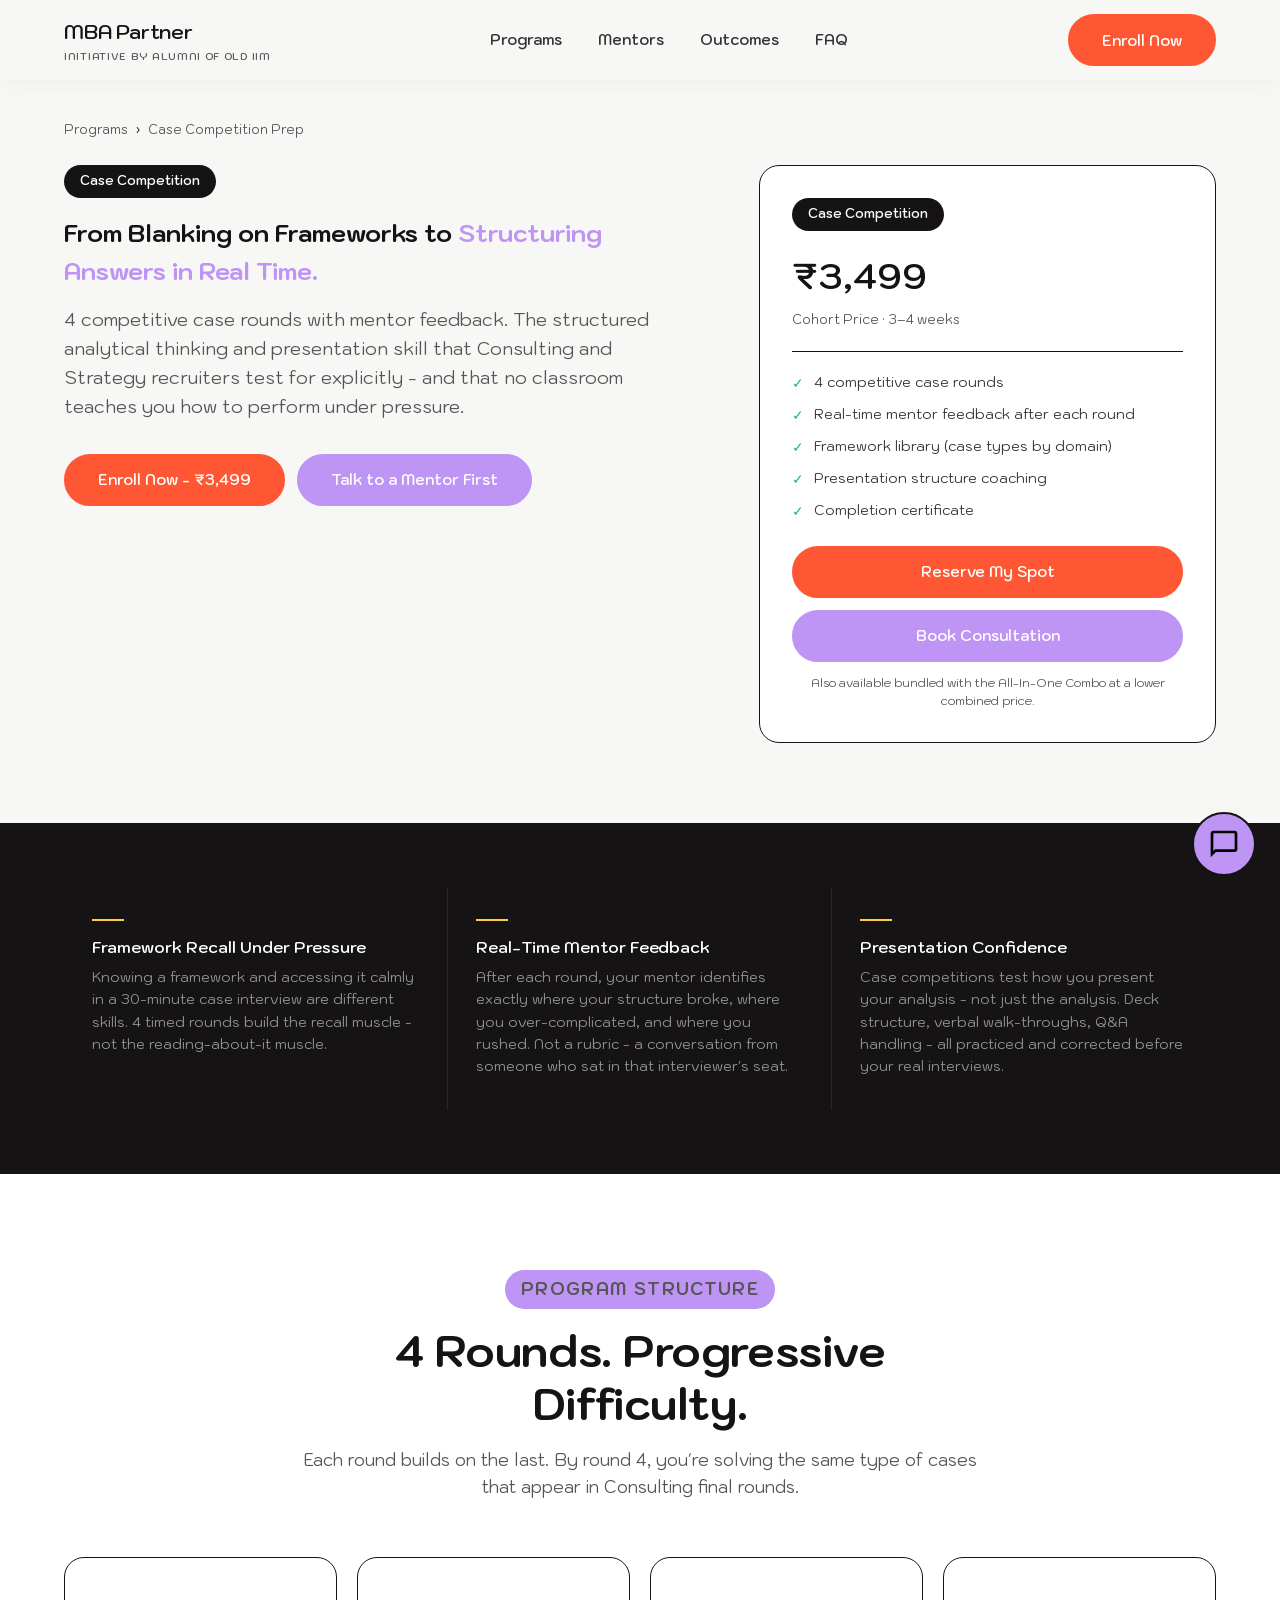
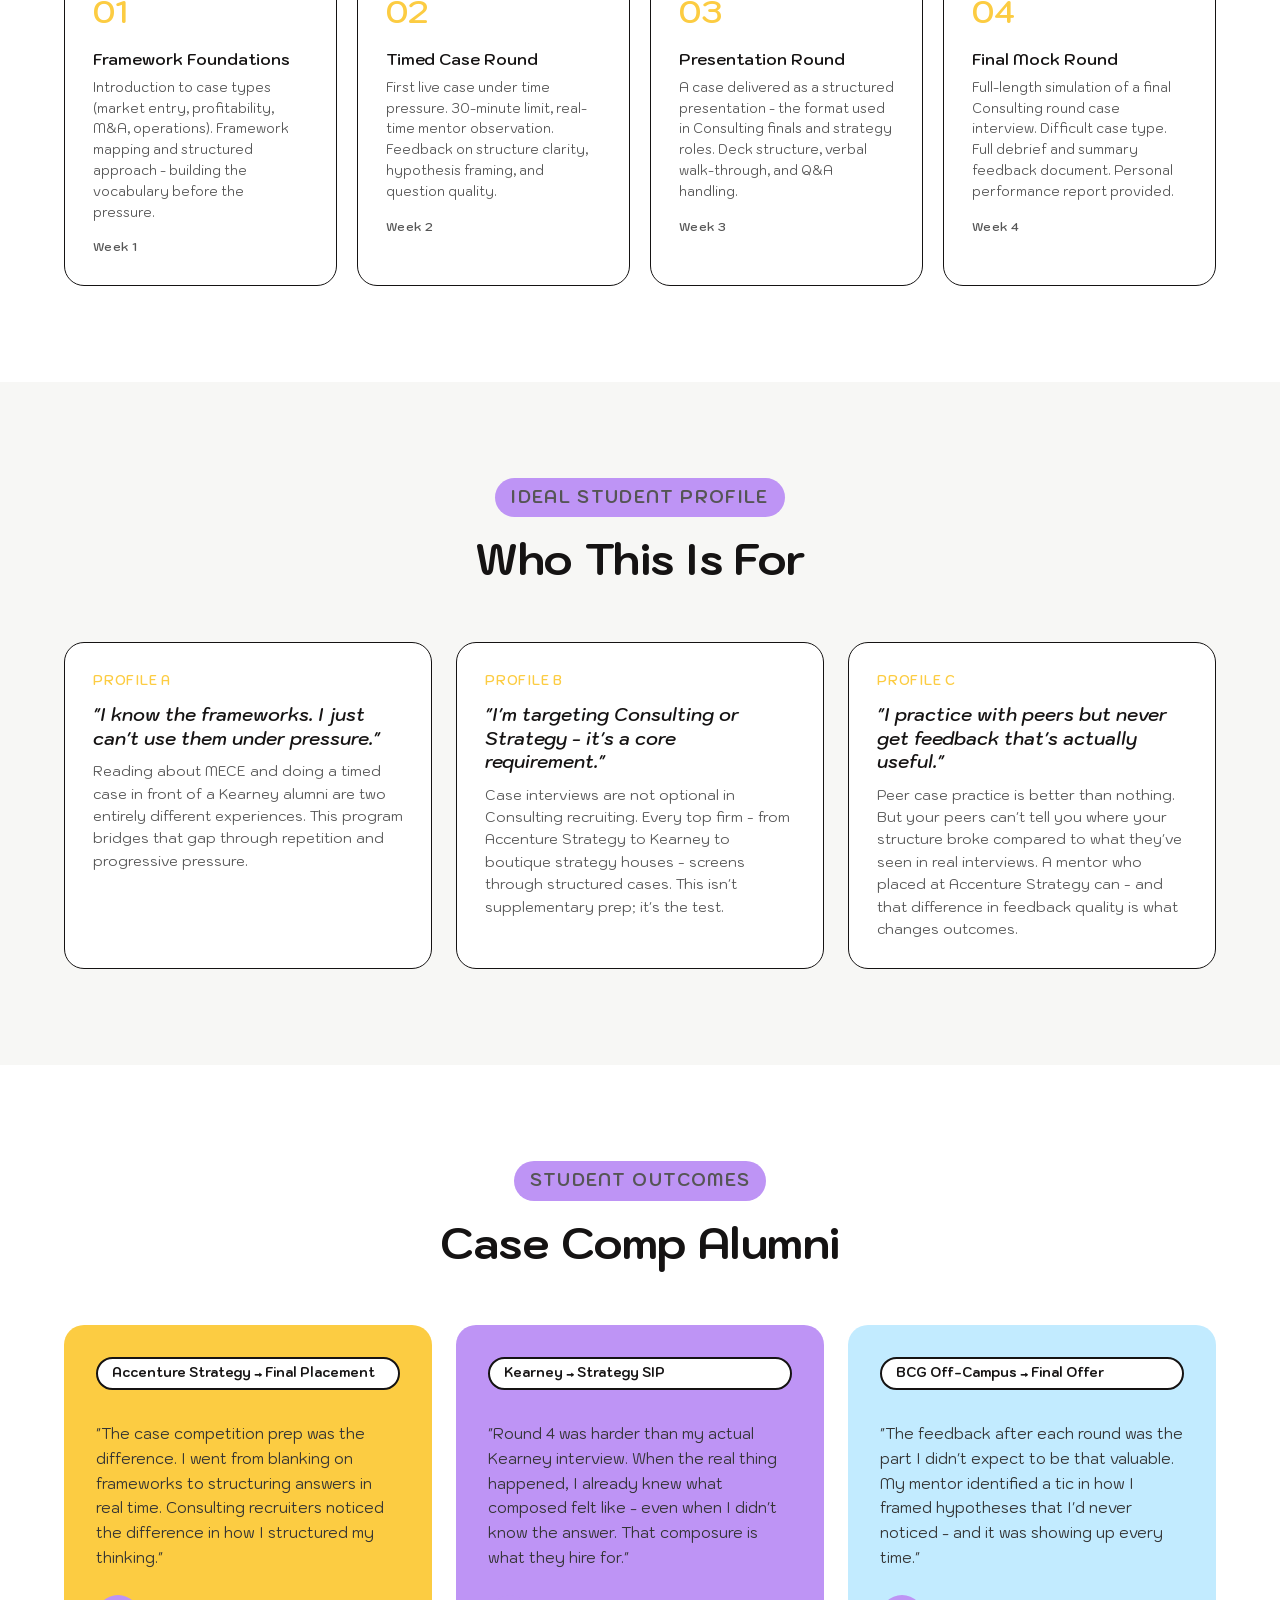
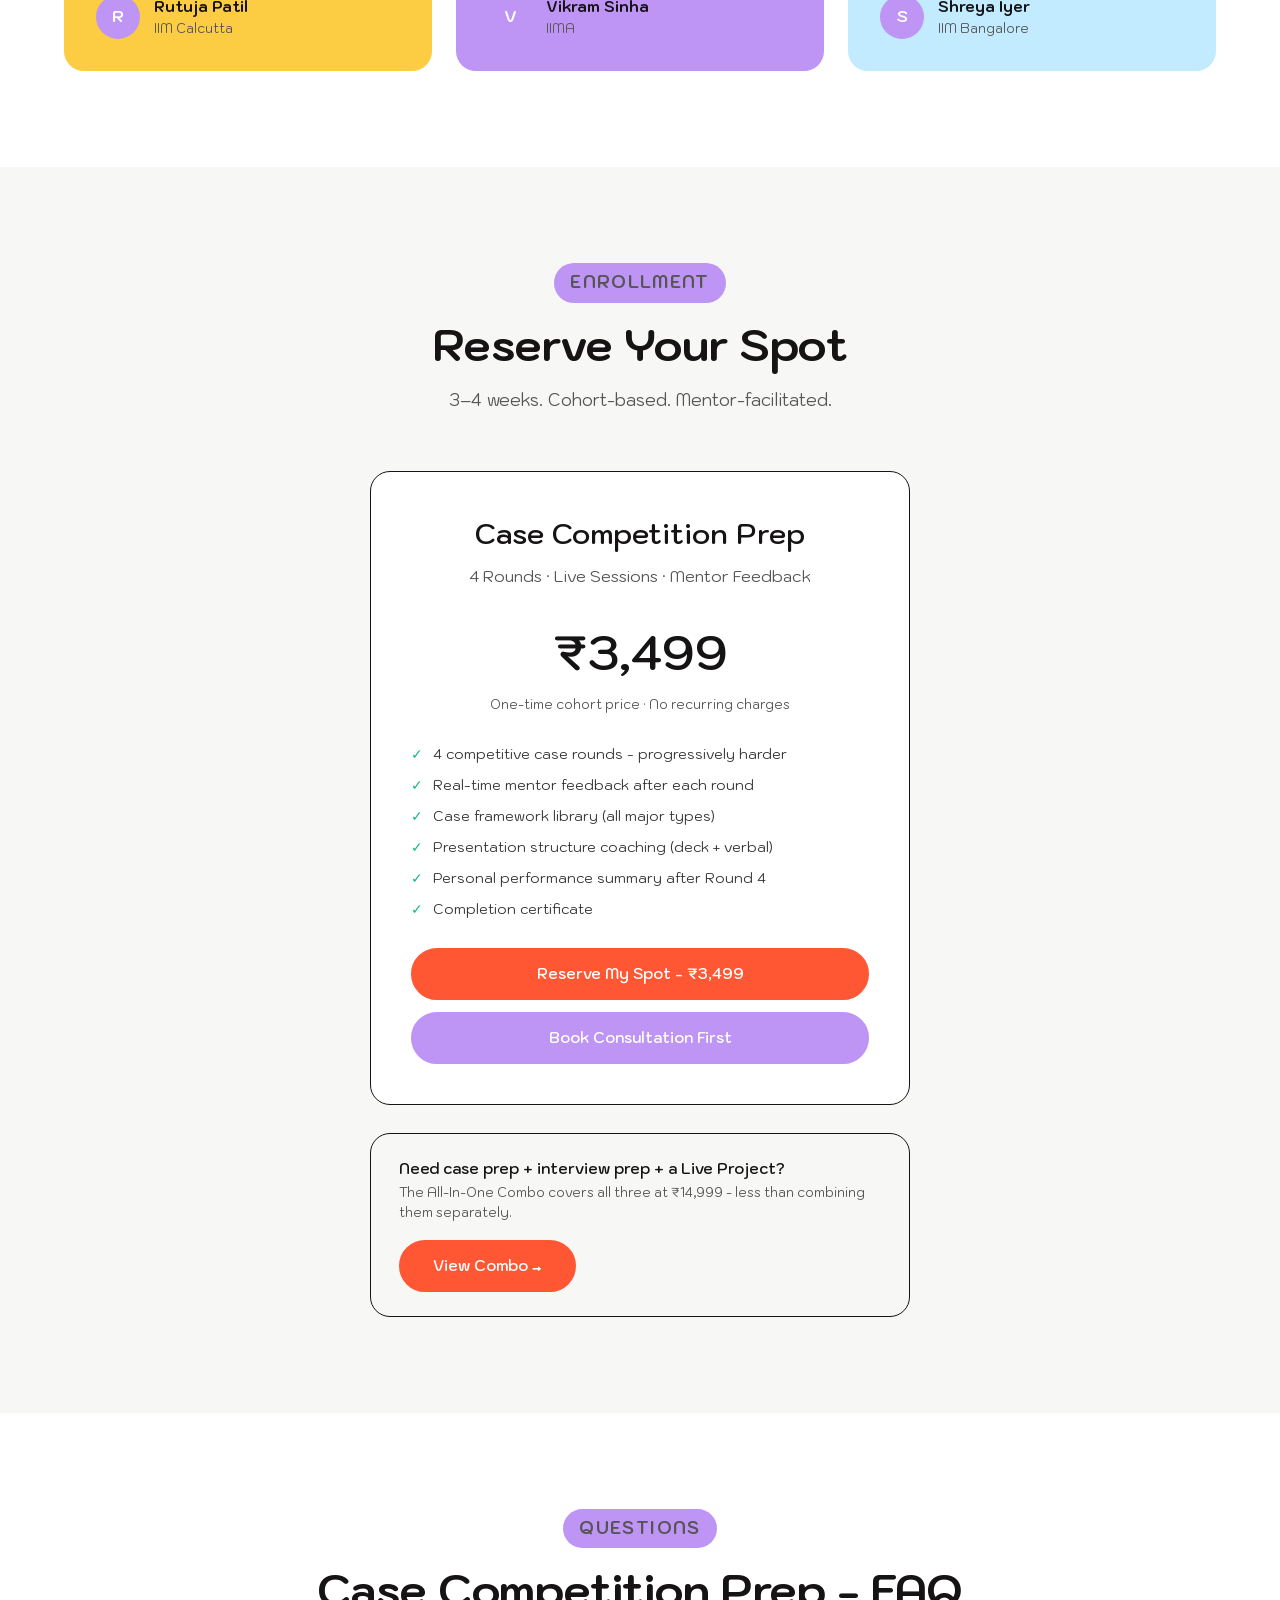
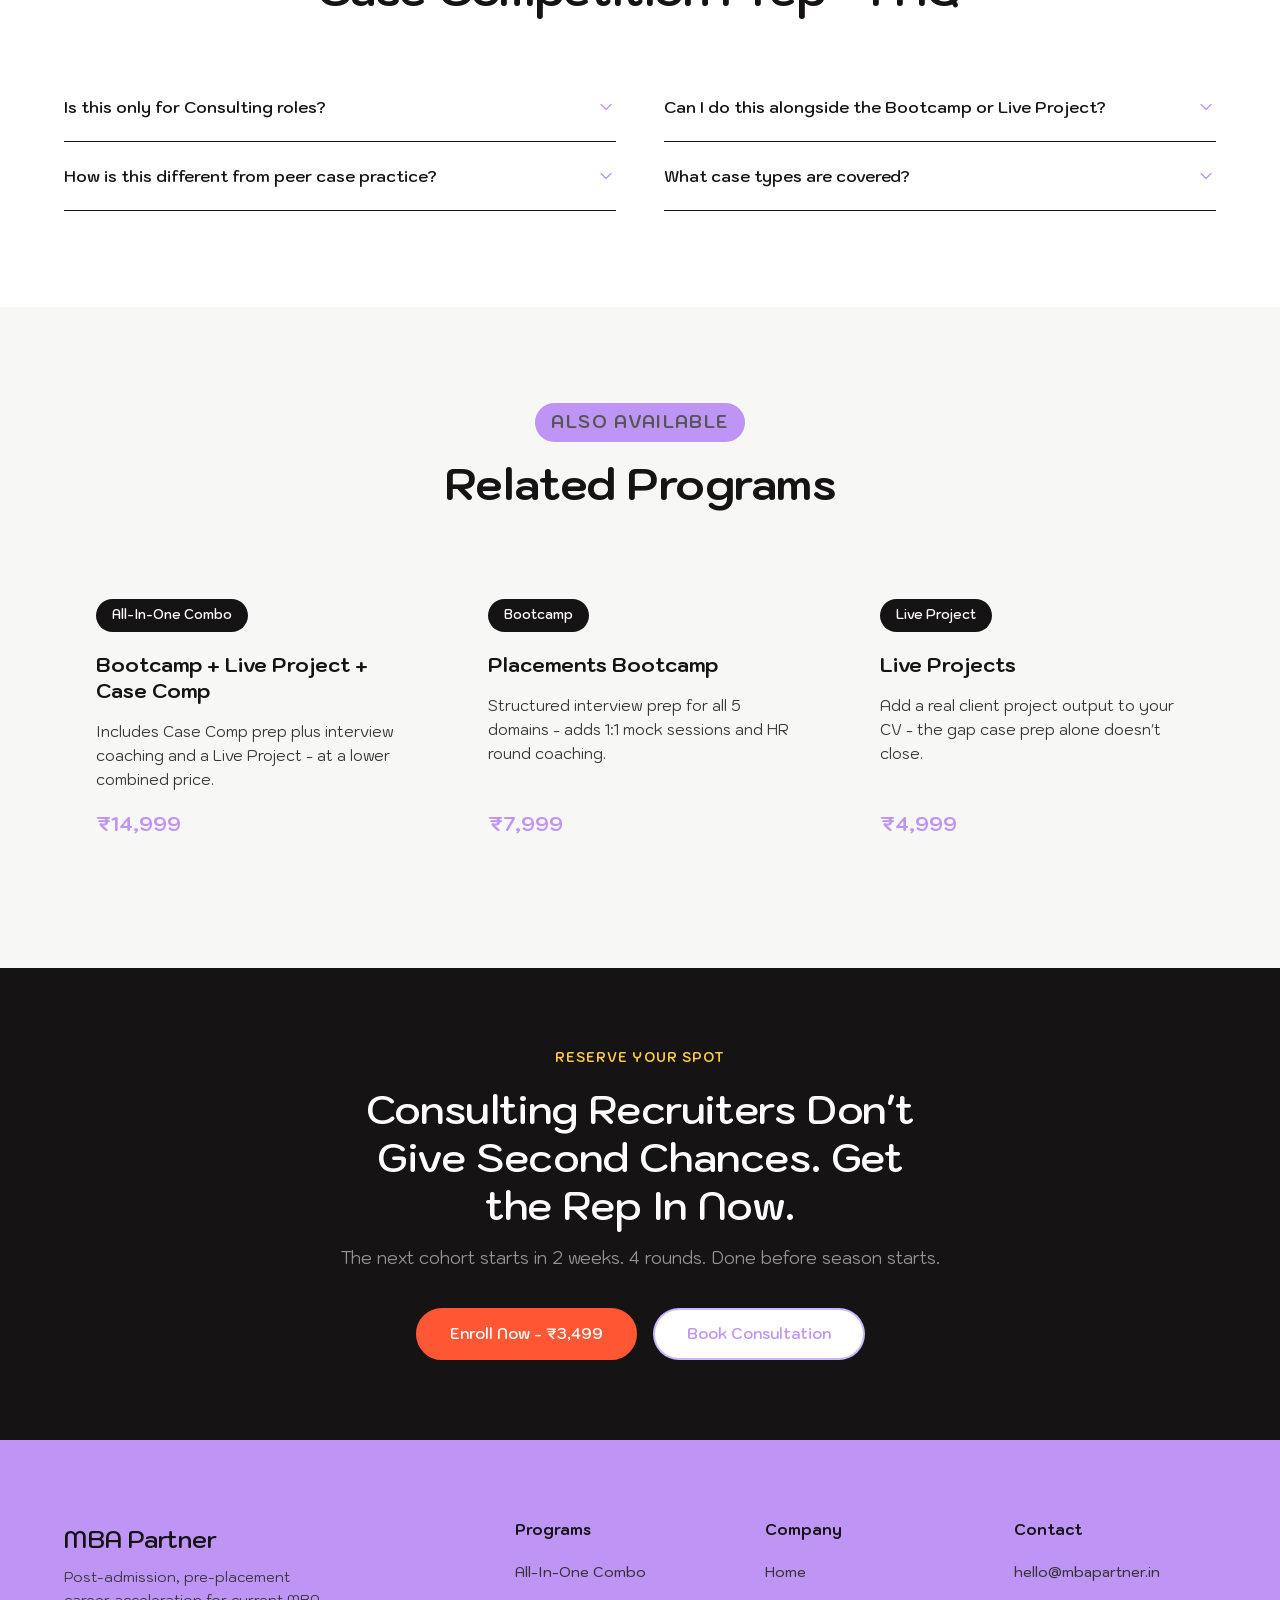
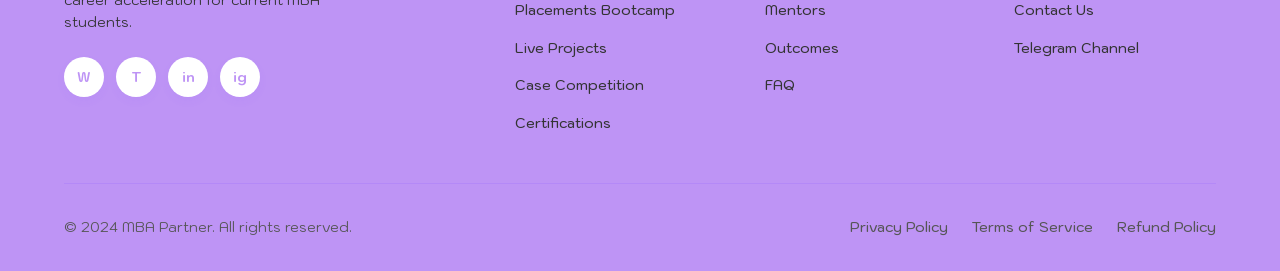
<file: offering-case-comp.html>
<!DOCTYPE html>
<html lang="en">
<head>
  <meta charset="UTF-8" />
  <meta name="viewport" content="width=device-width, initial-scale=1.0" />
  <title>Case Competition Prep - MBA Partner</title>
  <meta name="description" content="Structured competitive case-solving practice with mentor feedback. Builds the analytical muscle and presentation skill that Consulting and Strategy recruiters test for explicitly." />
  <link rel="preconnect" href="https://fonts.googleapis.com" />
  <link rel="preconnect" href="https://fonts.gstatic.com" crossorigin />
  <link href="https://fonts.googleapis.com/css2?family=Kodchasan:wght@400;500;600;700&display=swap" rel="stylesheet" />
  <link rel="stylesheet" href="shared.css" />
  <style>
    .offering-hero{padding:120px 0 80px;background:var(--bg-main)}
    .breadcrumb{display:flex;align-items:center;gap:8px;font-size:13px;color:var(--slate);margin-bottom:24px}
    .breadcrumb a{color:var(--slate);transition:color var(--transition)}.breadcrumb a:hover{color:var(--navy)}.breadcrumb-sep{color:var(--hairline)}
    .offering-hero-grid{display:grid;grid-template-columns:58fr 42fr;gap:64px;align-items:start}
    .offering-sub{font-size:18px;color:var(--slate);line-height:1.6;margin-bottom:32px}
    .offering-hero-ctas{display:flex;gap:12px;flex-wrap:wrap}
    .enroll-panel{background:var(--white);border:1px solid var(--hairline);border-radius:var(--radius-card);padding:32px;position:sticky;top:88px}
    .enroll-price-row{display:flex;align-items:baseline;gap:10px;margin-bottom:6px}
    .enroll-price{font-size:36px;font-weight:600;color:var(--navy);font-variant-numeric:tabular-nums}
    .enroll-price-label{font-size:13px;color:var(--slate);margin-bottom:20px}
    .enroll-divider{border:none;border-top:1px solid var(--hairline);margin:20px 0}
    .enroll-checklist{display:flex;flex-direction:column;gap:10px;margin-bottom:24px}
    .enroll-check-item{display:flex;align-items:flex-start;gap:10px;font-size:14px;color:var(--navy-body);line-height:1.5}
    .enroll-check-item::before{content:'✓';color:var(--success);font-weight:700;flex-shrink:0;margin-top:1px}
    .enroll-cta{width:100%;margin-bottom:12px}.enroll-secondary{width:100%}
    .enroll-note{font-size:12px;color:var(--slate);text-align:center;margin-top:12px;line-height:1.5}

    .outcomes-band{background:var(--navy);padding:64px 0}
    .outcomes-grid{display:grid;grid-template-columns:repeat(3,1fr);gap:0}
    .outcome-tile{padding:32px 28px;border-right:1px solid rgba(255,255,255,0.08)}
    .outcome-tile:last-child{border-right:none}
    .outcome-tile::before{content:'';display:block;width:32px;height:2px;background:var(--yellow);margin-bottom:16px}
    .outcome-tile-title{font-size:16px;font-weight:600;color:var(--white);margin-bottom:8px;line-height:1.3}
    .outcome-tile-desc{font-size:14px;color:rgba(255,255,255,0.55);line-height:1.6}

    .rounds-section{background:var(--bg-panel)}
    .rounds-grid{display:grid;grid-template-columns:repeat(4,1fr);gap:20px}
    .round-card{background:var(--white);border:1px solid var(--hairline);border-radius:var(--radius-card);padding:28px}
    .round-num{font-size:32px;font-weight:600;color:var(--yellow);margin-bottom:12px}
    .round-name{font-size:16px;font-weight:600;color:var(--navy);margin-bottom:8px;line-height:1.3}
    .round-desc{font-size:13px;color:var(--slate);line-height:1.6}
    .round-duration{font-size:12px;font-weight:600;color:var(--slate);margin-top:14px;letter-spacing:0.04em;display:block}

    .pricing-card{max-width:540px;margin:0 auto;background:var(--white);border:1px solid var(--hairline);border-radius:var(--radius-card);padding:40px;text-align:center}
    .pricing-headline{font-size:28px;font-weight:600;color:var(--navy);margin-bottom:8px}
    .pricing-sub{font-size:16px;color:var(--slate);margin-bottom:24px}
    .pricing-amount{font-size:48px;font-weight:600;color:var(--navy);font-variant-numeric:tabular-nums}
    .pricing-label{font-size:13px;color:var(--slate);margin-bottom:28px;display:block;margin-top:4px}
    .pricing-features{display:flex;flex-direction:column;gap:10px;text-align:left;margin-bottom:28px}
    .pricing-feature-item{display:flex;align-items:flex-start;gap:10px;font-size:14px;color:var(--navy-body);line-height:1.5}
    .pricing-feature-item::before{content:'✓';color:var(--success);font-weight:700;flex-shrink:0}
    .pricing-cta-row{display:flex;flex-direction:column;gap:12px}

    .combo-banner{background:var(--gold-tint);border:1px solid var(--hairline);border-radius:var(--radius-card);padding:24px 28px;display:flex;align-items:center;justify-content:space-between;gap:16px;flex-wrap:wrap;margin-top:28px;max-width:540px;margin-left:auto;margin-right:auto}
    .combo-banner-text{font-size:15px;font-weight:600;color:var(--navy);line-height:1.4}
    .combo-banner-sub{font-size:13px;color:var(--slate);margin-top:4px}

    @media(max-width:900px){
      .offering-hero{padding:100px 0 60px}
      .offering-hero-grid{grid-template-columns:1fr;gap:40px}
      .enroll-panel{position:static}
      .outcomes-grid{grid-template-columns:1fr}
      .outcome-tile{border-right:none;border-bottom:1px solid rgba(255,255,255,0.08)}
      .outcome-tile:last-child{border-bottom:none}
      .rounds-grid{grid-template-columns:repeat(2,1fr)}
    }
    @media(max-width:640px){
      .offering-hero-ctas{flex-direction:column}
      .offering-hero-ctas .btn{width:100%}
      .rounds-grid{grid-template-columns:1fr}
    }
  
/* Modal Scrollbar Fix */
.modal::-webkit-scrollbar { width: 8px; }
.modal::-webkit-scrollbar-track { background: transparent; margin: 16px; border-radius: 16px; }
.modal::-webkit-scrollbar-thumb { background-color: rgba(0,0,0,0.15); border-radius: 8px; }
.modal::-webkit-scrollbar-thumb:hover { background-color: rgba(0,0,0,0.3); }
.modal { scrollbar-width: thin; scrollbar-color: rgba(0,0,0,0.15) transparent; }
</style>
</head>
<body>
  <header id="nav" class="solid" role="banner">
    <div class="container">
      <nav class="nav-inner" aria-label="Main navigation">
        <a href="index.html" class="nav-brand" aria-label="MBA Partner home"><span class="nav-wordmark">MBA Partner</span><span class="nav-tagline">Initiative by Alumni of Old IIM</span></a>
        <ul class="nav-links" id="nav-links" role="list">
          <li><a href="index.html#programs">Programs</a></li><li><a href="index.html#mentors">Mentors</a></li>
          <li><a href="index.html#testimonials">Outcomes</a></li><li><a href="index.html#faq">FAQ</a></li>
        </ul>
        <button class="btn btn-primary" onclick="openModal('Case Competition Prep - ₹3,499')" aria-haspopup="dialog">Enroll Now</button>
        <button class="nav-mobile-toggle" id="mobile-toggle" aria-label="Open navigation menu" aria-expanded="false" aria-controls="nav-links"><span></span><span></span><span></span></button>
      </nav>
    </div>
  </header>

  <main>
    <section class="offering-hero" aria-labelledby="offering-h1">
      <div class="container">
        <nav class="breadcrumb" aria-label="Breadcrumb">
          <a href="index.html">Programs</a><span class="breadcrumb-sep" aria-hidden="true">›</span><span aria-current="page">Case Competition Prep</span>
        </nav>
        <div class="offering-hero-grid">
          <div class="offering-copy">
            <div style="margin-bottom:16px;"><span class="tag-category">Case Competition</span></div>
            <h1 class="h1" id="offering-h1" style="color:var(--navy);margin-bottom:16px;">From Blanking on Frameworks to <span class="text-purple">Structuring Answers in Real Time.</span></h1>
            <p class="offering-sub">4 competitive case rounds with mentor feedback. The structured analytical thinking and presentation skill that Consulting and Strategy recruiters test for explicitly - and that no classroom teaches you how to perform under pressure.</p>
            <div class="offering-hero-ctas">
              <button class="btn btn-primary" onclick="openModal('Case Competition Prep - ₹3,499')" aria-haspopup="dialog">Enroll Now - ₹3,499</button>
              <button class="btn btn-secondary" onclick="openModal('Mentor Call - Case Comp')" aria-haspopup="dialog">Talk to a Mentor First</button>
            </div>
          </div>
          <aside aria-label="Enrollment details">
            <div class="enroll-panel">
              <div style="margin-bottom:16px;"><span class="tag-category">Case Competition</span></div>
              <div class="enroll-price-row"><span class="enroll-price">₹3,499</span></div>
              <p class="enroll-price-label">Cohort Price · 3–4 weeks</p>
              <hr class="enroll-divider" />
              <ul class="enroll-checklist" role="list">
                <li class="enroll-check-item">4 competitive case rounds</li>
                <li class="enroll-check-item">Real-time mentor feedback after each round</li>
                <li class="enroll-check-item">Framework library (case types by domain)</li>
                <li class="enroll-check-item">Presentation structure coaching</li>
                <li class="enroll-check-item">Completion certificate</li>
              </ul>
              <button class="btn btn-primary enroll-cta" onclick="openModal('Case Competition Prep - ₹3,499')" aria-haspopup="dialog">Reserve My Spot</button>
              <button class="btn btn-secondary enroll-secondary" onclick="openModal('Book Consultation')" aria-haspopup="dialog">Book Consultation</button>
              <p class="enroll-note">Also available bundled with the All-In-One Combo at a lower combined price.</p>
            </div>
          </aside>
        </div>
      </div>
    </section>

    <div class="outcomes-band" aria-label="What this program delivers">
      <div class="container">
        <div class="outcomes-grid">
          <div class="outcome-tile">
            <div class="outcome-tile-title">Framework Recall Under Pressure</div>
            <p class="outcome-tile-desc">Knowing a framework and accessing it calmly in a 30-minute case interview are different skills. 4 timed rounds build the recall muscle - not the reading-about-it muscle.</p>
          </div>
          <div class="outcome-tile">
            <div class="outcome-tile-title">Real-Time Mentor Feedback</div>
            <p class="outcome-tile-desc">After each round, your mentor identifies exactly where your structure broke, where you over-complicated, and where you rushed. Not a rubric - a conversation from someone who sat in that interviewer's seat.</p>
          </div>
          <div class="outcome-tile">
            <div class="outcome-tile-title">Presentation Confidence</div>
            <p class="outcome-tile-desc">Case competitions test how you present your analysis - not just the analysis. Deck structure, verbal walk-throughs, Q&A handling - all practiced and corrected before your real interviews.</p>
          </div>
        </div>
      </div>
    </div>

    <section class="rounds-section" aria-labelledby="rounds-heading">
      <div class="container">
        <div class="section-header">
          <p class="eyebrow">Program Structure</p>
          <h2 id="rounds-heading">4 Rounds. Progressive Difficulty.</h2>
          <p>Each round builds on the last. By round 4, you're solving the same type of cases that appear in Consulting final rounds.</p>
        </div>
        <div class="rounds-grid">
          <div class="round-card">
            <div class="round-num">01</div>
            <div class="round-name">Framework Foundations</div>
            <p class="round-desc">Introduction to case types (market entry, profitability, M&A, operations). Framework mapping and structured approach - building the vocabulary before the pressure.</p>
            <span class="round-duration">Week 1</span>
          </div>
          <div class="round-card">
            <div class="round-num">02</div>
            <div class="round-name">Timed Case Round</div>
            <p class="round-desc">First live case under time pressure. 30-minute limit, real-time mentor observation. Feedback on structure clarity, hypothesis framing, and question quality.</p>
            <span class="round-duration">Week 2</span>
          </div>
          <div class="round-card">
            <div class="round-num">03</div>
            <div class="round-name">Presentation Round</div>
            <p class="round-desc">A case delivered as a structured presentation - the format used in Consulting finals and strategy roles. Deck structure, verbal walk-through, and Q&A handling.</p>
            <span class="round-duration">Week 3</span>
          </div>
          <div class="round-card">
            <div class="round-num">04</div>
            <div class="round-name">Final Mock Round</div>
            <p class="round-desc">Full-length simulation of a final Consulting round case interview. Difficult case type. Full debrief and summary feedback document. Personal performance report provided.</p>
            <span class="round-duration">Week 4</span>
          </div>
        </div>
      </div>
    </section>

    <section style="background:var(--bg-main);" aria-labelledby="ideal-cc-heading">
      <div class="container">
        <div class="section-header">
          <p class="eyebrow">Ideal Student Profile</p>
          <h2 id="ideal-cc-heading">Who This Is For</h2>
        </div>
        <div style="display:grid;grid-template-columns:repeat(3,1fr);gap:24px">
          <div style="background:var(--white);border:1px solid var(--hairline);border-radius:var(--radius-card);padding:28px">
            <div style="font-size:13px;font-weight:600;letter-spacing:0.06em;text-transform:uppercase;color:var(--yellow);margin-bottom:12px">Profile A</div>
            <div style="font-size:18px;font-weight:600;color:var(--navy);margin-bottom:10px;line-height:1.3;font-style:italic">"I know the frameworks. I just can't use them under pressure."</div>
            <p style="font-size:14px;color:var(--slate);line-height:1.6">Reading about MECE and doing a timed case in front of a Kearney alumni are two entirely different experiences. This program bridges that gap through repetition and progressive pressure.</p>
          </div>
          <div style="background:var(--white);border:1px solid var(--hairline);border-radius:var(--radius-card);padding:28px">
            <div style="font-size:13px;font-weight:600;letter-spacing:0.06em;text-transform:uppercase;color:var(--yellow);margin-bottom:12px">Profile B</div>
            <div style="font-size:18px;font-weight:600;color:var(--navy);margin-bottom:10px;line-height:1.3;font-style:italic">"I'm targeting Consulting or Strategy - it's a core requirement."</div>
            <p style="font-size:14px;color:var(--slate);line-height:1.6">Case interviews are not optional in Consulting recruiting. Every top firm - from Accenture Strategy to Kearney to boutique strategy houses - screens through structured cases. This isn't supplementary prep; it's the test.</p>
          </div>
          <div style="background:var(--white);border:1px solid var(--hairline);border-radius:var(--radius-card);padding:28px">
            <div style="font-size:13px;font-weight:600;letter-spacing:0.06em;text-transform:uppercase;color:var(--yellow);margin-bottom:12px">Profile C</div>
            <div style="font-size:18px;font-weight:600;color:var(--navy);margin-bottom:10px;line-height:1.3;font-style:italic">"I practice with peers but never get feedback that's actually useful."</div>
            <p style="font-size:14px;color:var(--slate);line-height:1.6">Peer case practice is better than nothing. But your peers can't tell you where your structure broke compared to what they've seen in real interviews. A mentor who placed at Accenture Strategy can - and that difference in feedback quality is what changes outcomes.</p>
          </div>
        </div>
      </div>
    </section>

    <section style="background:var(--bg-panel);" aria-labelledby="test-cc-heading">
      <div class="container">
        <div class="section-header"><p class="eyebrow">Student Outcomes</p><h2 id="test-cc-heading">Case Comp Alumni</h2></div>
        <div class="testimonials-grid">
          <article class="testimonial-card">
            <div class="outcome-badge"><span class="outcome-badge-text">Accenture Strategy → Final Placement</span></div>
            <blockquote><p class="testimonial-quote">"The case competition prep was the difference. I went from blanking on frameworks to structuring answers in real time. Consulting recruiters noticed the difference in how I structured my thinking."</p></blockquote>
            <div class="testimonial-author"><div class="testimonial-avatar" aria-hidden="true">R</div><div><div class="testimonial-name">Rutuja Patil</div><div class="testimonial-institution">IIM Calcutta</div></div></div>
          </article>
          <article class="testimonial-card">
            <div class="outcome-badge"><span class="outcome-badge-text">Kearney → Strategy SIP</span></div>
            <blockquote><p class="testimonial-quote">"Round 4 was harder than my actual Kearney interview. When the real thing happened, I already knew what composed felt like - even when I didn't know the answer. That composure is what they hire for."</p></blockquote>
            <div class="testimonial-author"><div class="testimonial-avatar" aria-hidden="true">V</div><div><div class="testimonial-name">Vikram Sinha</div><div class="testimonial-institution">IIMA</div></div></div>
          </article>
          <article class="testimonial-card">
            <div class="outcome-badge"><span class="outcome-badge-text">BCG Off-Campus → Final Offer</span></div>
            <blockquote><p class="testimonial-quote">"The feedback after each round was the part I didn't expect to be that valuable. My mentor identified a tic in how I framed hypotheses that I'd never noticed - and it was showing up every time."</p></blockquote>
            <div class="testimonial-author"><div class="testimonial-avatar" aria-hidden="true">S</div><div><div class="testimonial-name">Shreya Iyer</div><div class="testimonial-institution">IIM Bangalore</div></div></div>
          </article>
        </div>
      </div>
    </section>

    <section style="background:var(--bg-main);" aria-labelledby="pricing-cc-heading">
      <div class="container">
        <div class="section-header"><p class="eyebrow">Enrollment</p><h2 id="pricing-cc-heading">Reserve Your Spot</h2><p>3–4 weeks. Cohort-based. Mentor-facilitated.</p></div>
        <div class="pricing-card">
          <div class="pricing-headline">Case Competition Prep</div>
          <p class="pricing-sub">4 Rounds · Live Sessions · Mentor Feedback</p>
          <div class="pricing-amount">₹3,499</div>
          <span class="pricing-label">One-time cohort price · No recurring charges</span>
          <ul class="pricing-features" role="list">
            <li class="pricing-feature-item">4 competitive case rounds - progressively harder</li>
            <li class="pricing-feature-item">Real-time mentor feedback after each round</li>
            <li class="pricing-feature-item">Case framework library (all major types)</li>
            <li class="pricing-feature-item">Presentation structure coaching (deck + verbal)</li>
            <li class="pricing-feature-item">Personal performance summary after Round 4</li>
            <li class="pricing-feature-item">Completion certificate</li>
          </ul>
          <div class="pricing-cta-row">
            <button class="btn btn-primary" onclick="openModal('Case Competition Prep - ₹3,499')" style="width:100%;margin-top:auto" aria-haspopup="dialog">Reserve My Spot - ₹3,499</button>
            <button class="btn btn-secondary" onclick="openModal('Book Consultation')" style="width:100%" aria-haspopup="dialog">Book Consultation First</button>
          </div>
        </div>
        <div class="combo-banner" role="complementary">
          <div><div class="combo-banner-text">Need case prep + interview prep + a Live Project?</div><div class="combo-banner-sub">The All-In-One Combo covers all three at ₹14,999 - less than combining them separately.</div></div>
          <a href="offering-all-in-one.html" class="btn btn-primary" style="flex-shrink:0">View Combo →</a>
        </div>
      </div>
    </section>

    <section style="background:var(--bg-panel);" id="faq-cc" aria-labelledby="faq-cc-heading">
      <div class="container">
        <div class="section-header"><p class="eyebrow">Questions</p><h2 id="faq-cc-heading">Case Competition Prep - FAQ</h2></div>
        <div class="faq-grid">
          <div class="faq-col">
            <div class="faq-item"><button class="faq-question" aria-expanded="false">Is this only for Consulting roles?<svg class="faq-chevron" viewBox="0 0 24 24" fill="none" stroke="currentColor" stroke-width="1.5" stroke-linecap="round" stroke-linejoin="round" aria-hidden="true"><polyline points="6 9 12 15 18 9"/></svg></button><div class="faq-answer">Case interviews are a standard screening tool for Consulting and Strategy roles. They're also increasingly used in Product Management interviews (product strategy cases) and Finance interviews (market analysis cases). If you're targeting any of these three domains, case prep is not optional.</div></div>
            <div class="faq-item"><button class="faq-question" aria-expanded="false">How is this different from peer case practice?<svg class="faq-chevron" viewBox="0 0 24 24" fill="none" stroke="currentColor" stroke-width="1.5" stroke-linecap="round" stroke-linejoin="round" aria-hidden="true"><polyline points="6 9 12 15 18 9"/></svg></button><div class="faq-answer">Peer practice is better than nothing. The problem is calibration - your peers don't know what the interviewer at Accenture Strategy actually screens for, or where your hypothesis framing is weak compared to candidates who got offers. A mentor who placed at that company can identify the exact gaps that matter. That's a fundamentally different quality of feedback.</div></div>
          </div>
          <div class="faq-col">
            <div class="faq-item"><button class="faq-question" aria-expanded="false">Can I do this alongside the Bootcamp or Live Project?<svg class="faq-chevron" viewBox="0 0 24 24" fill="none" stroke="currentColor" stroke-width="1.5" stroke-linecap="round" stroke-linejoin="round" aria-hidden="true"><polyline points="6 9 12 15 18 9"/></svg></button><div class="faq-answer">Yes. The Case Competition Prep runs for 3–4 weeks and requires 4–6 hours per week. It's designed to run alongside other programs - it's one of the three tracks in the All-In-One Combo for exactly this reason. If you're doing it standalone alongside a Live Project, the schedules don't conflict by design.</div></div>
            <div class="faq-item"><button class="faq-question" aria-expanded="false">What case types are covered?<svg class="faq-chevron" viewBox="0 0 24 24" fill="none" stroke="currentColor" stroke-width="1.5" stroke-linecap="round" stroke-linejoin="round" aria-hidden="true"><polyline points="6 9 12 15 18 9"/></svg></button><div class="faq-answer">Market entry, profitability analysis, M&A feasibility, operations optimisation, and strategy/growth cases. The framework library covers all types used in Indian MBA placement rounds by Accenture, Kearney, Deloitte, EY-P, and boutique strategy firms.</div></div>
          </div>
        </div>
      </div>
    </section>

    <section style="background:var(--bg-main);" aria-labelledby="related-cc-heading">
      <div class="container">
        <div class="section-header"><p class="eyebrow">Also Available</p><h2 id="related-cc-heading">Related Programs</h2></div>
        <div class="related-grid">
          <a href="offering-all-in-one.html" class="related-card"><span class="tag-category">All-In-One Combo</span><div class="related-card-name">Bootcamp + Live Project + Case Comp</div><p class="related-card-desc">Includes Case Comp prep plus interview coaching and a Live Project - at a lower combined price.</p><span class="related-card-price">₹14,999</span></a>
          <a href="offering-bootcamp.html" class="related-card"><span class="tag-category">Bootcamp</span><div class="related-card-name">Placements Bootcamp</div><p class="related-card-desc">Structured interview prep for all 5 domains - adds 1:1 mock sessions and HR round coaching.</p><span class="related-card-price">₹7,999</span></a>
          <a href="offering-live-project.html" class="related-card"><span class="tag-category">Live Project</span><div class="related-card-name">Live Projects</div><p class="related-card-desc">Add a real client project output to your CV - the gap case prep alone doesn't close.</p><span class="related-card-price">₹4,999</span></a>
        </div>
      </div>
    </section>

    <section style="background:var(--navy);padding:80px 0;text-align:center;" aria-labelledby="final-cta-cc">
      <div class="container">
        <p class="eyebrow" style="color:var(--yellow)">Reserve Your Spot</p>
        <h2 id="final-cta-cc" style="font-size:clamp(28px,4vw,40px);font-weight:600;color:var(--white);margin:16px auto;max-width:560px;line-height:1.2">Consulting Recruiters Don't Give Second Chances. Get the Rep In Now.</h2>
        <p style="font-size:17px;color:rgba(255,255,255,0.55);margin-bottom:36px">The next cohort starts in 2 weeks. 4 rounds. Done before season starts.</p>
        <div style="display:flex;justify-content:center;gap:16px;flex-wrap:wrap;">
          <button class="btn btn-primary" onclick="openModal('Case Competition Prep - ₹3,499')" aria-haspopup="dialog">Enroll Now - ₹3,499</button>
          <button class="btn btn-secondary-light" onclick="openModal('Book Consultation')" aria-haspopup="dialog">Book Consultation</button>
        </div>
      </div>
    </section>
  </main>

  <footer aria-label="Site footer">
    <div class="container">
      <div class="footer-grid">
        <div class="footer-brand"><div class="nav-wordmark">MBA Partner</div><p>Post-admission, pre-placement career acceleration for current MBA students.</p><div class="footer-social"><a href="#" class="social-link" aria-label="WhatsApp">W</a><a href="#" class="social-link" aria-label="Telegram">T</a><a href="#" class="social-link" aria-label="LinkedIn">in</a><a href="#" class="social-link" aria-label="Instagram">ig</a></div></div>
        <div class="footer-col"><h4>Programs</h4><ul><li><a href="offering-all-in-one.html">All-In-One Combo</a></li><li><a href="offering-bootcamp.html">Placements Bootcamp</a></li><li><a href="offering-live-project.html">Live Projects</a></li><li><a href="offering-case-comp.html">Case Competition</a></li><li><a href="offering-certifications.html">Certifications</a></li></ul></div>
        <div class="footer-col"><h4>Company</h4><ul><li><a href="index.html">Home</a></li><li><a href="index.html#mentors">Mentors</a></li><li><a href="index.html#testimonials">Outcomes</a></li><li><a href="index.html#faq">FAQ</a></li></ul></div>
        <div class="footer-col"><h4>Contact</h4><ul><li><a href="mailto:hello@mbapartner.in">hello@mbapartner.in</a></li><li><a href="#">Contact Us</a></li><li><a href="#">Telegram Channel</a></li></ul></div>
      </div>
      <div class="footer-bottom"><p>© 2024 MBA Partner. All rights reserved.</p><nav class="footer-legal" aria-label="Legal links"><a href="#">Privacy Policy</a><a href="#">Terms of Service</a><a href="#">Refund Policy</a></nav></div>
    </div>
  </footer>
  <div id="mobile-cta-bar" role="complementary"><button class="btn btn-primary" onclick="openModal('Case Competition Prep - ₹3,499')" style="width:100%;margin-top:auto">Enroll Now - ₹3,499</button></div>

  <div id="enroll-modal" class="modal-overlay" role="dialog" aria-modal="true" aria-labelledby="modal-title" aria-hidden="true">
    <div class="modal"><button class="modal-close" id="modal-close-btn" aria-label="Close enrollment form">✕</button><p class="eyebrow modal-eyebrow">Get Started</p><h2 class="modal-title" id="modal-title">Reserve Your Spot</h2><p class="modal-offering-name" id="modal-offering-label">Case Competition Prep</p>
      <form class="modal-form" id="enroll-form" action="https://docs.google.com/forms/d/e/1FAIpQLSc_DUMMY_ID/formResponse" method="POST" target="_blank">
        <div class="form-group"><label class="form-label" for="modal-name">Full Name</label><input class="form-input" type="text" id="modal-name" name="name" placeholder="Your full name" required autocomplete="name" /></div>
        <div class="form-group"><label class="form-label" for="modal-email">Email Address</label><input class="form-input" type="email" id="modal-email" name="email" placeholder="you@college.edu" required autocomplete="email" /></div>
        <div class="form-group"><label class="form-label" for="modal-phone">WhatsApp Number</label><input class="form-input" type="tel" id="modal-phone" name="phone" placeholder="+91 98765 43210" required autocomplete="tel" /></div>
        <div class="form-group"><label class="form-label" for="modal-bschool">B-School</label><input class="form-input" type="text" id="modal-bschool" name="bschool" placeholder="IIM Ahmedabad, FMS Delhi, etc." required /></div>
        <button type="submit" class="modal-submit">Reserve My Spot →</button>
        <p class="modal-note">Our team will reach you on WhatsApp within 24 hours.</p>
      </form>
    </div>
  </div>
  <script>
    const mo=document.getElementById('enroll-modal'),mcb2=document.getElementById('modal-close-btn'),mol=document.getElementById('modal-offering-label'),ef=document.getElementById('enroll-form');
    function openModal(n){mol.textContent=n||'Case Competition Prep';mo.classList.add('open');mo.setAttribute('aria-hidden','false');document.body.style.overflow='hidden';setTimeout(()=>mcb2.focus(),50);}
    function closeModal(){mo.classList.remove('open');mo.setAttribute('aria-hidden','true');document.body.style.overflow='';}
    mcb2.addEventListener('click',closeModal);mo.addEventListener('click',(e)=>{if(e.target===mo)closeModal();});document.addEventListener('keydown',(e)=>{if(e.key==='Escape'&&mo.classList.contains('open'))closeModal();});
    ef.addEventListener('submit',(e)=>{e.preventDefault();const name=document.getElementById('modal-name').value.trim(),phone=document.getElementById('modal-phone').value.trim(),offering=mol.textContent,msg=encodeURIComponent(`Hi, I'm ${name} and I'd like to enroll in: ${offering}. My WhatsApp: ${phone}`);window.open(`https://wa.me/919999999999?text=${msg}`,'_blank');closeModal();});
    const mt=document.getElementById('mobile-toggle'),nl=document.getElementById('nav-links');mt.addEventListener('click',()=>{const o=nl.classList.toggle('open');mt.setAttribute('aria-expanded',o);});
    const mcbar=document.getElementById('mobile-cta-bar');window.addEventListener('scroll',()=>{if(window.scrollY>400)mcbar.classList.add('visible');else mcbar.classList.remove('visible');},{passive:true});
    document.querySelectorAll('.faq-question').forEach(btn=>{btn.addEventListener('click',()=>{const item=btn.closest('.faq-item'),isOpen=item.classList.contains('open');item.classList.toggle('open',!isOpen);btn.setAttribute('aria-expanded',!isOpen);});});
    const pref=window.matchMedia('(prefers-reduced-motion: reduce)').matches;if(!pref){const s=document.createElement('style');s.textContent=`.reveal{opacity:0;transform:translateY(14px);transition:opacity 300ms ease,transform 300ms ease}.reveal.visible{opacity:1;transform:none}`;document.head.appendChild(s);const els=document.querySelectorAll('.round-card,.testimonial-card,.related-card,.outcome-tile');els.forEach(el=>el.classList.add('reveal'));const obs=new IntersectionObserver((entries)=>{entries.forEach(entry=>{if(entry.isIntersecting){entry.target.classList.add('visible');obs.unobserve(entry.target);}});},{threshold:0.1});els.forEach(el=>obs.observe(el));}
  </script>

  <!-- ══════════════════════════════════════════
       CHATBOT (Phase 5)
  ══════════════════════════════════════════ -->
  <button class="chatbot-trigger" id="chatbot-trigger" aria-label="Open chat" aria-haspopup="dialog" aria-expanded="false">
    <svg viewBox="0 0 24 24" xmlns="http://www.w3.org/2000/svg"><path d="M20 2H4c-1.1 0-2 .9-2 2v18l4-4h14c1.1 0 2-.9 2-2V4c0-1.1-.9-2-2-2zm0 14H5.2L4 17.2V4h16v12z"/></svg>
  </button>

  <div class="chatbot-popup" id="chatbot-popup" role="dialog" aria-label="Chat assistant" aria-hidden="true">
    <div class="chat-header">
      <div class="chat-header-title">MBA Partner Guide</div>
      <button class="chatbot-close" id="chatbot-close" aria-label="Close chat">✕</button>
    </div>
    <div class="chat-messages" id="chat-messages">
      <div class="chat-message">Hi! I'm here to help you navigate our programs and find the best fit for your CV gaps. How can I help?</div>
    </div>
    <div class="chat-suggested-questions">
      <div class="chat-suggested-title">Suggested Questions</div>
      <button class="chat-suggestion-btn">Which program should I choose?</button>
      <button class="chat-suggestion-btn">Tell me about Live Projects</button>
      <button class="chat-suggestion-btn">How do placements work?</button>
      <button class="chat-suggestion-btn">What certifications are available?</button>
    </div>
  </div>

  <script>
    const cbTrigger = document.getElementById('chatbot-trigger'),
          cbPopup = document.getElementById('chatbot-popup'),
          cbClose = document.getElementById('chatbot-close'),
          cbMessages = document.getElementById('chat-messages');

    function toggleChat() {
      const isOpen = cbPopup.classList.contains('open');
      if (isOpen) {
        cbPopup.classList.remove('open');
        cbPopup.setAttribute('aria-hidden', 'true');
        cbTrigger.setAttribute('aria-expanded', 'false');
      } else {
        cbPopup.classList.add('open');
        cbPopup.setAttribute('aria-hidden', 'false');
        cbTrigger.setAttribute('aria-expanded', 'true');
      }
    }

    cbTrigger.addEventListener('click', toggleChat);
    cbClose.addEventListener('click', toggleChat);

    document.querySelectorAll('.chat-suggestion-btn').forEach(btn => {
      btn.addEventListener('click', (e) => {
        const question = e.target.textContent;
        const userMsg = document.createElement('div');
        userMsg.className = 'chat-message user';
        userMsg.textContent = question;
        cbMessages.appendChild(userMsg);
        cbMessages.scrollTop = cbMessages.scrollHeight;

        setTimeout(() => {
          const replyMsg = document.createElement('div');
          replyMsg.className = 'chat-message';
          
          if (question.includes('choose')) {
            replyMsg.textContent = "If you need a CV point, go for Live Projects. If you also need interview prep, the All-In-One Combo is best.";
          } else if (question.includes('Live Projects')) {
            replyMsg.textContent = "Live Projects offer real client work via Prodmark Consultants. You'll get a graded, verifiable project output for your CV.";
          } else if (question.includes('placements')) {
            replyMsg.textContent = "We don't guarantee placements, but our credentials give you the talking points and CV weight needed to pass shortlists and ace interviews.";
          } else if (question.includes('certifications')) {
            replyMsg.textContent = "We offer domain-specific certifications designed to add hard skills to your CV, complementing your MBA coursework.";
          } else {
            replyMsg.textContent = "Please book a free career call for detailed guidance!";
          }
          
          cbMessages.appendChild(replyMsg);
          cbMessages.scrollTop = cbMessages.scrollHeight;
        }, 600);
      });
    });
  </script>
</body>
</html>
</file>
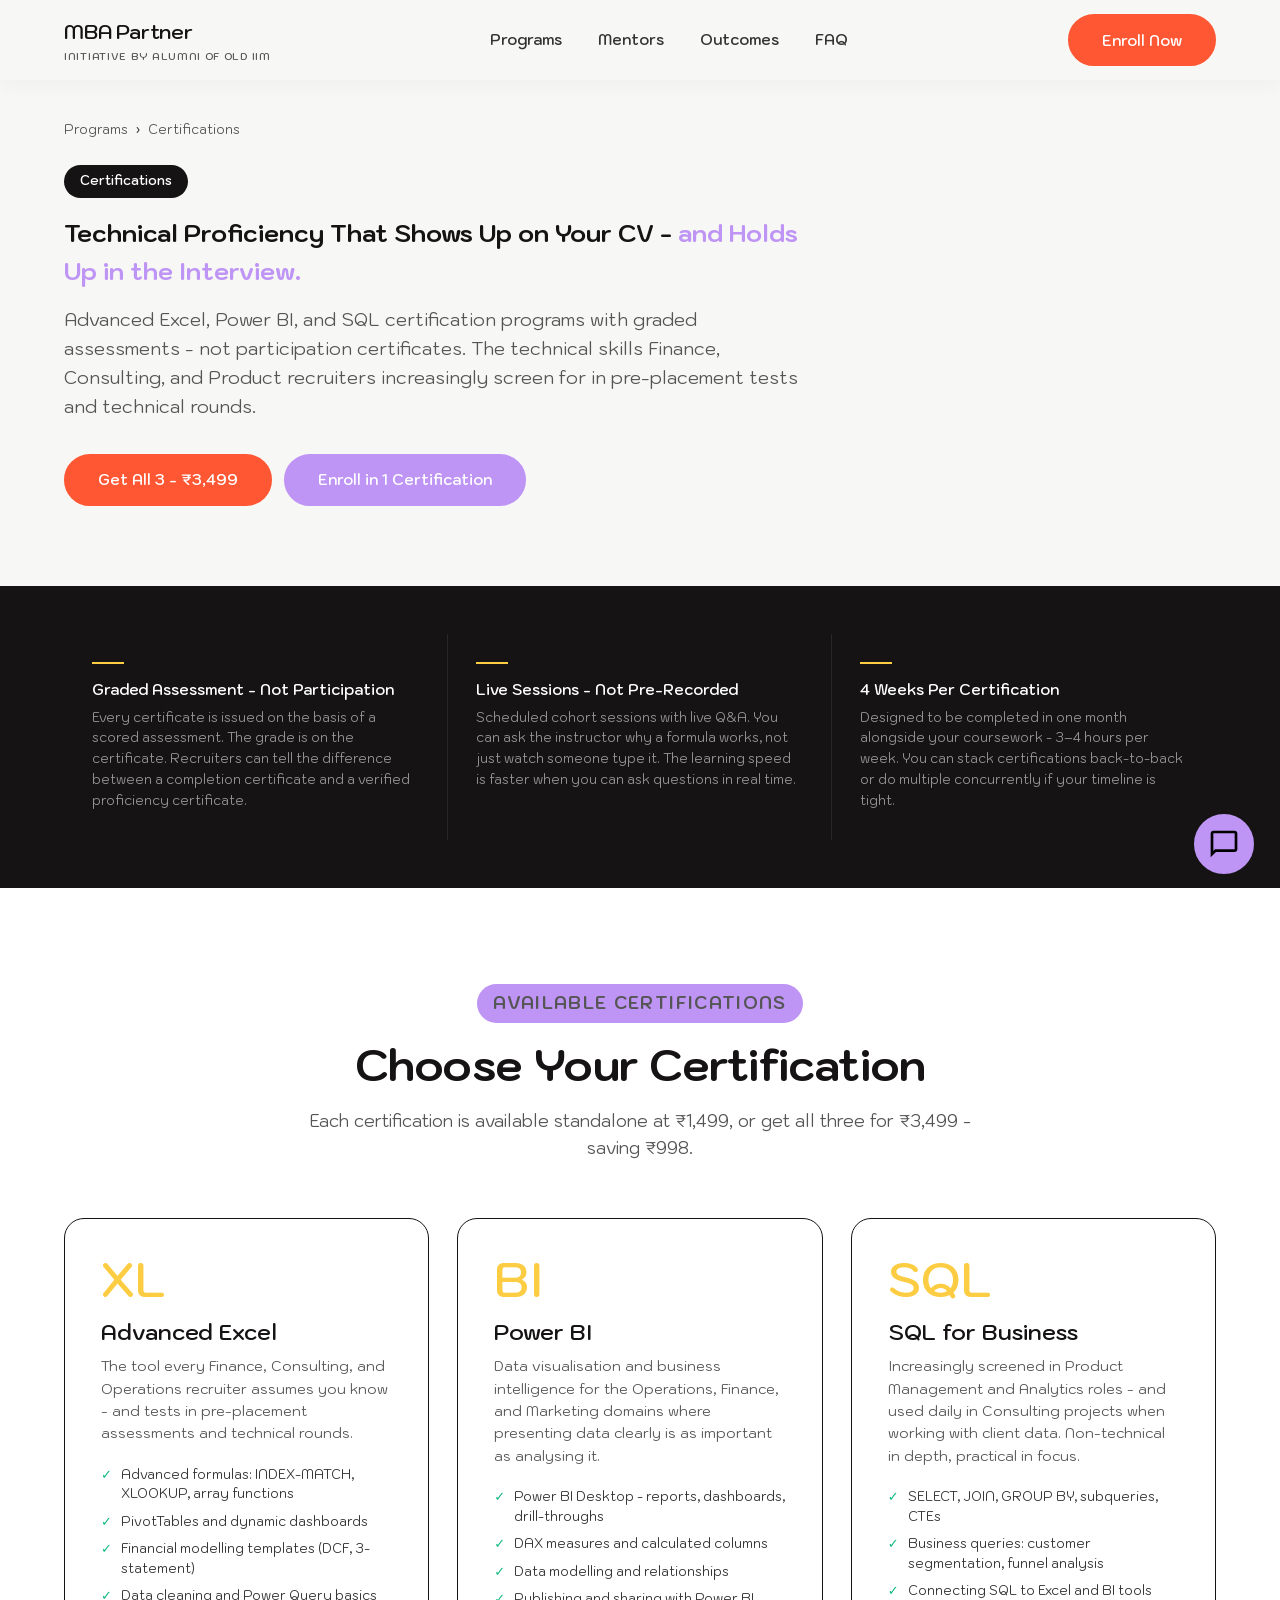
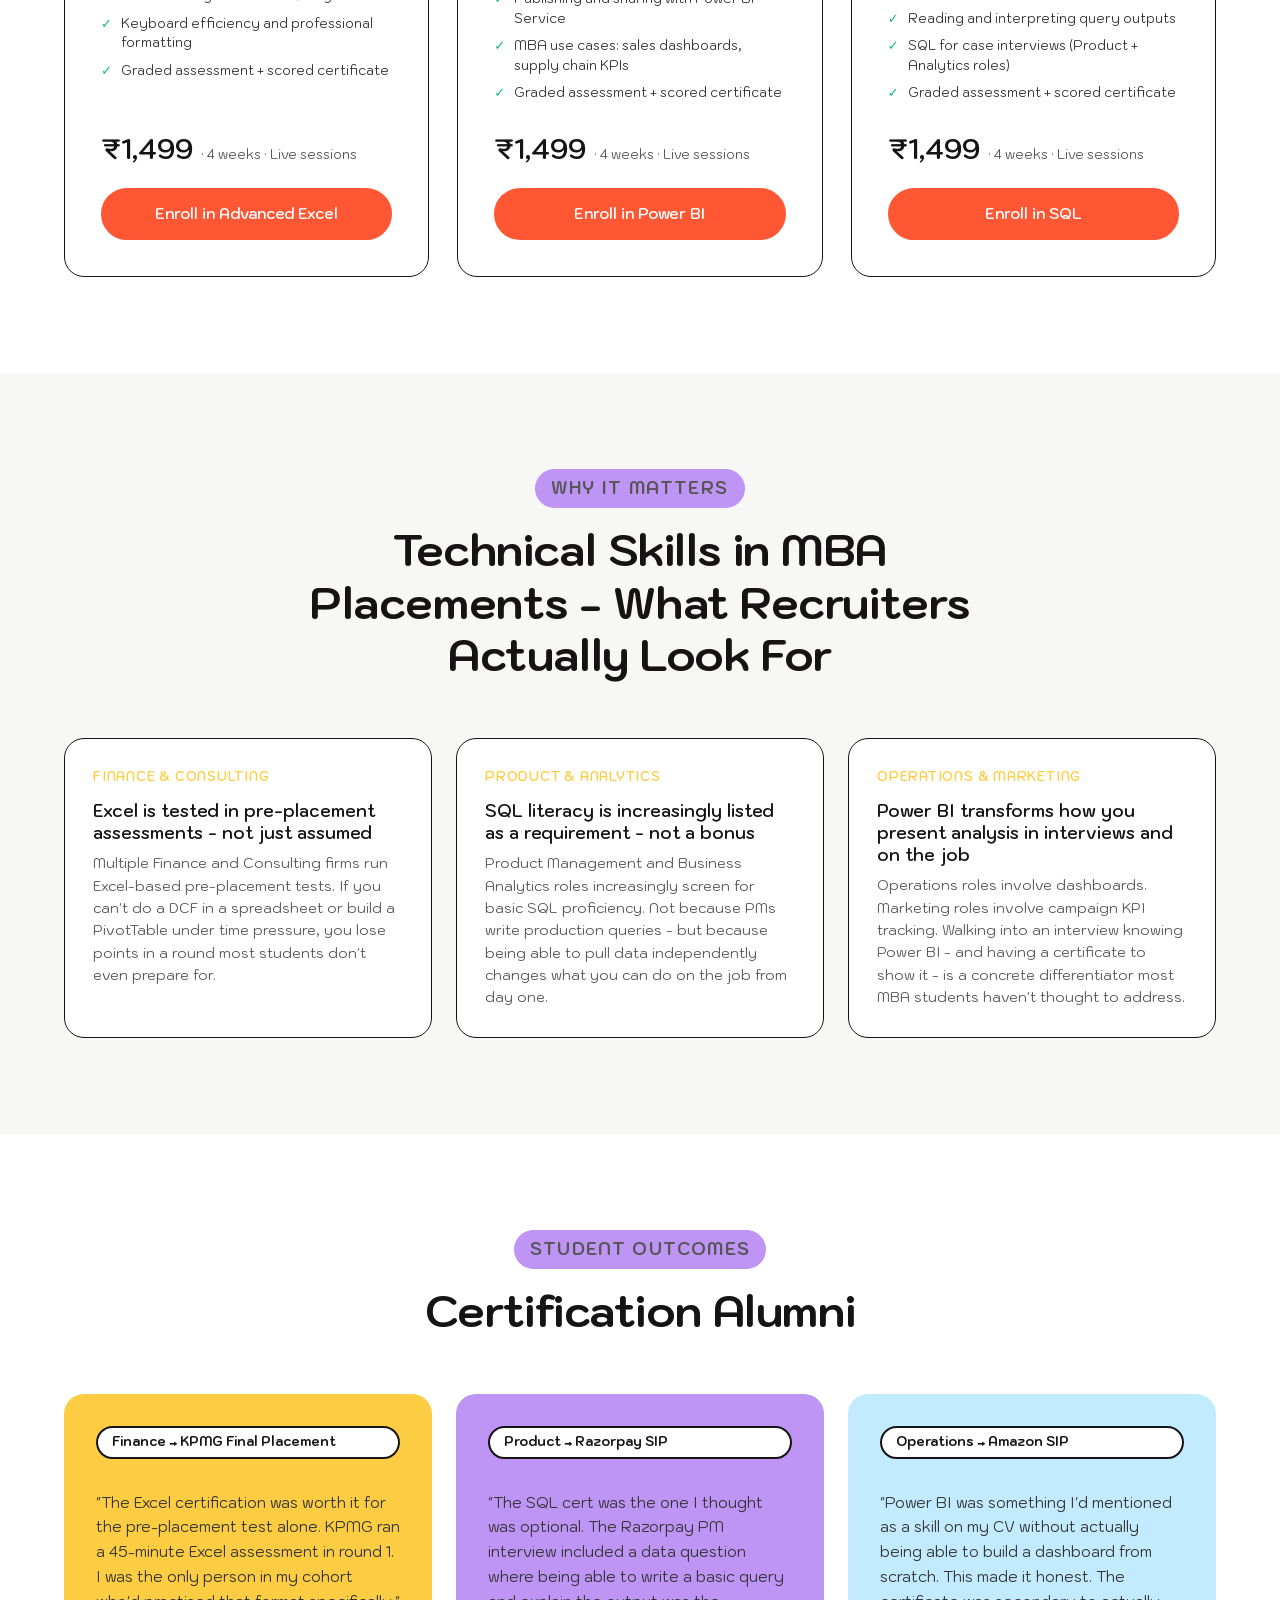
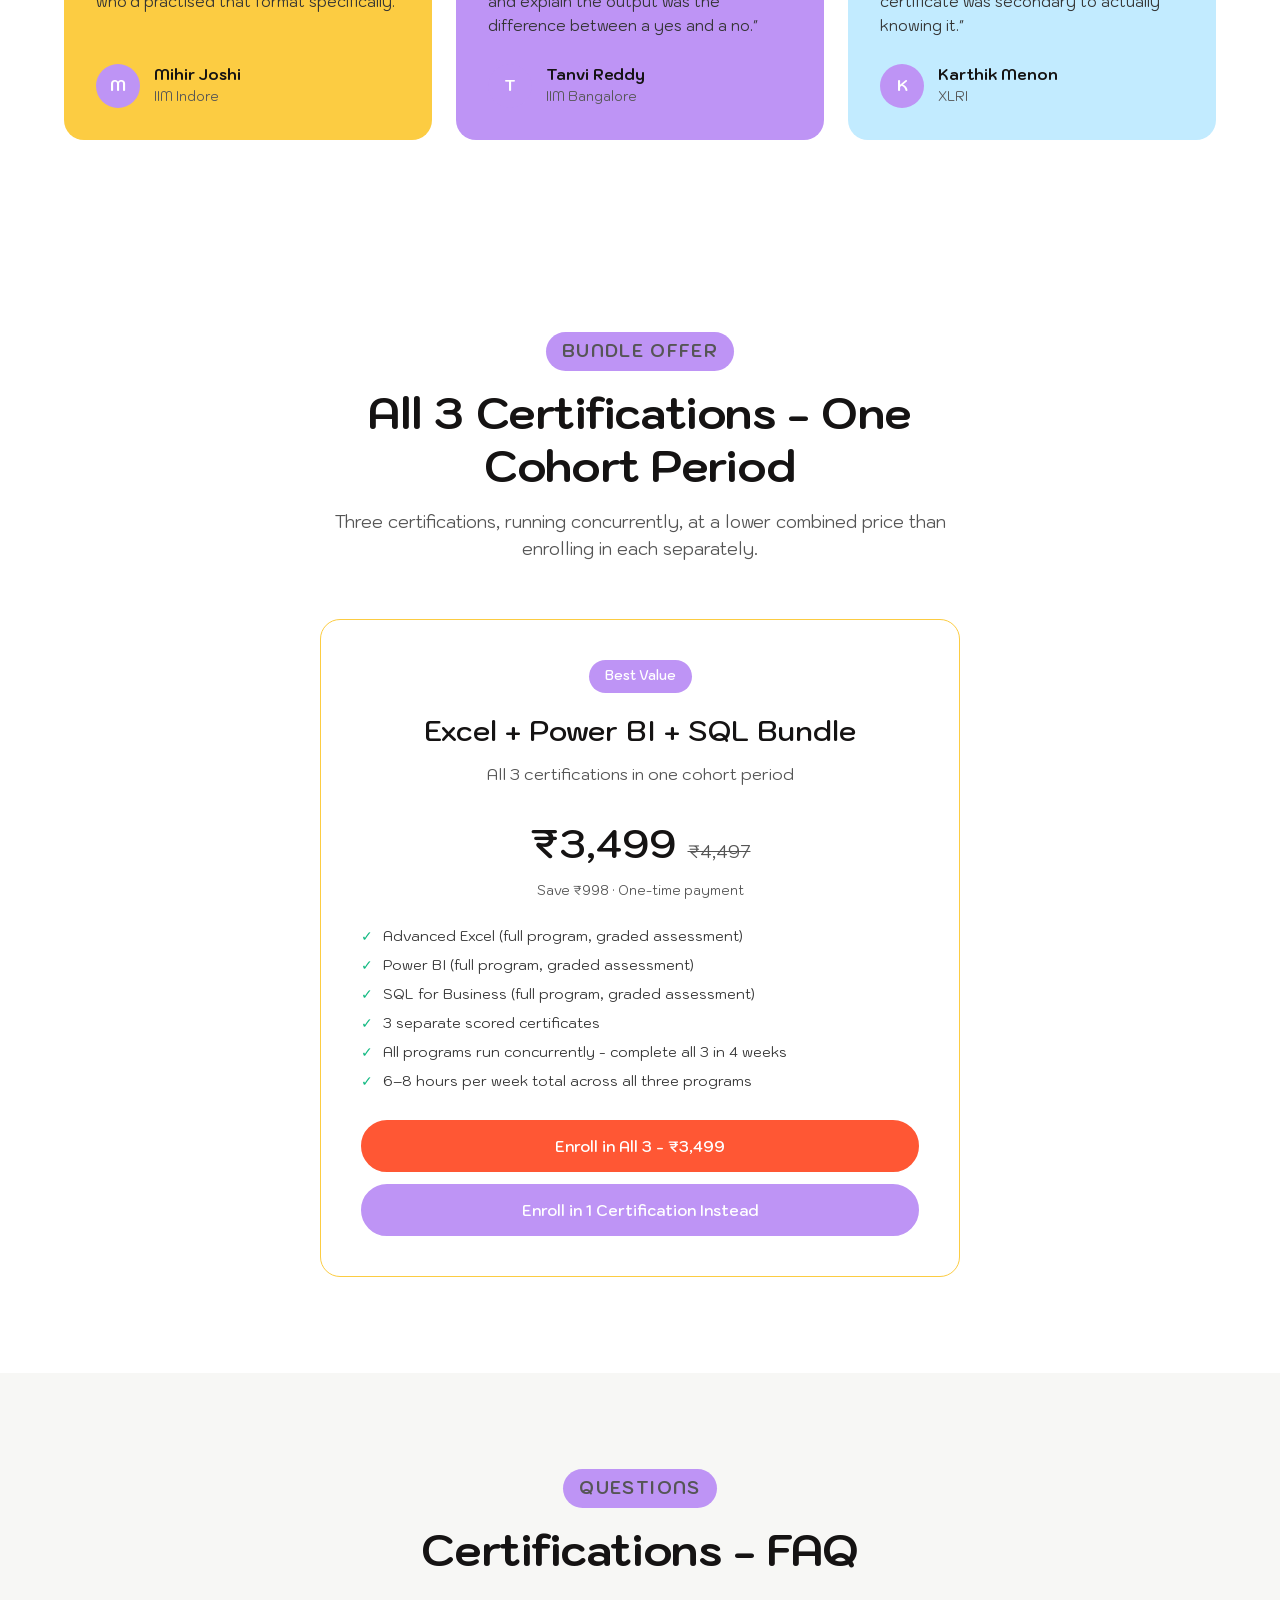
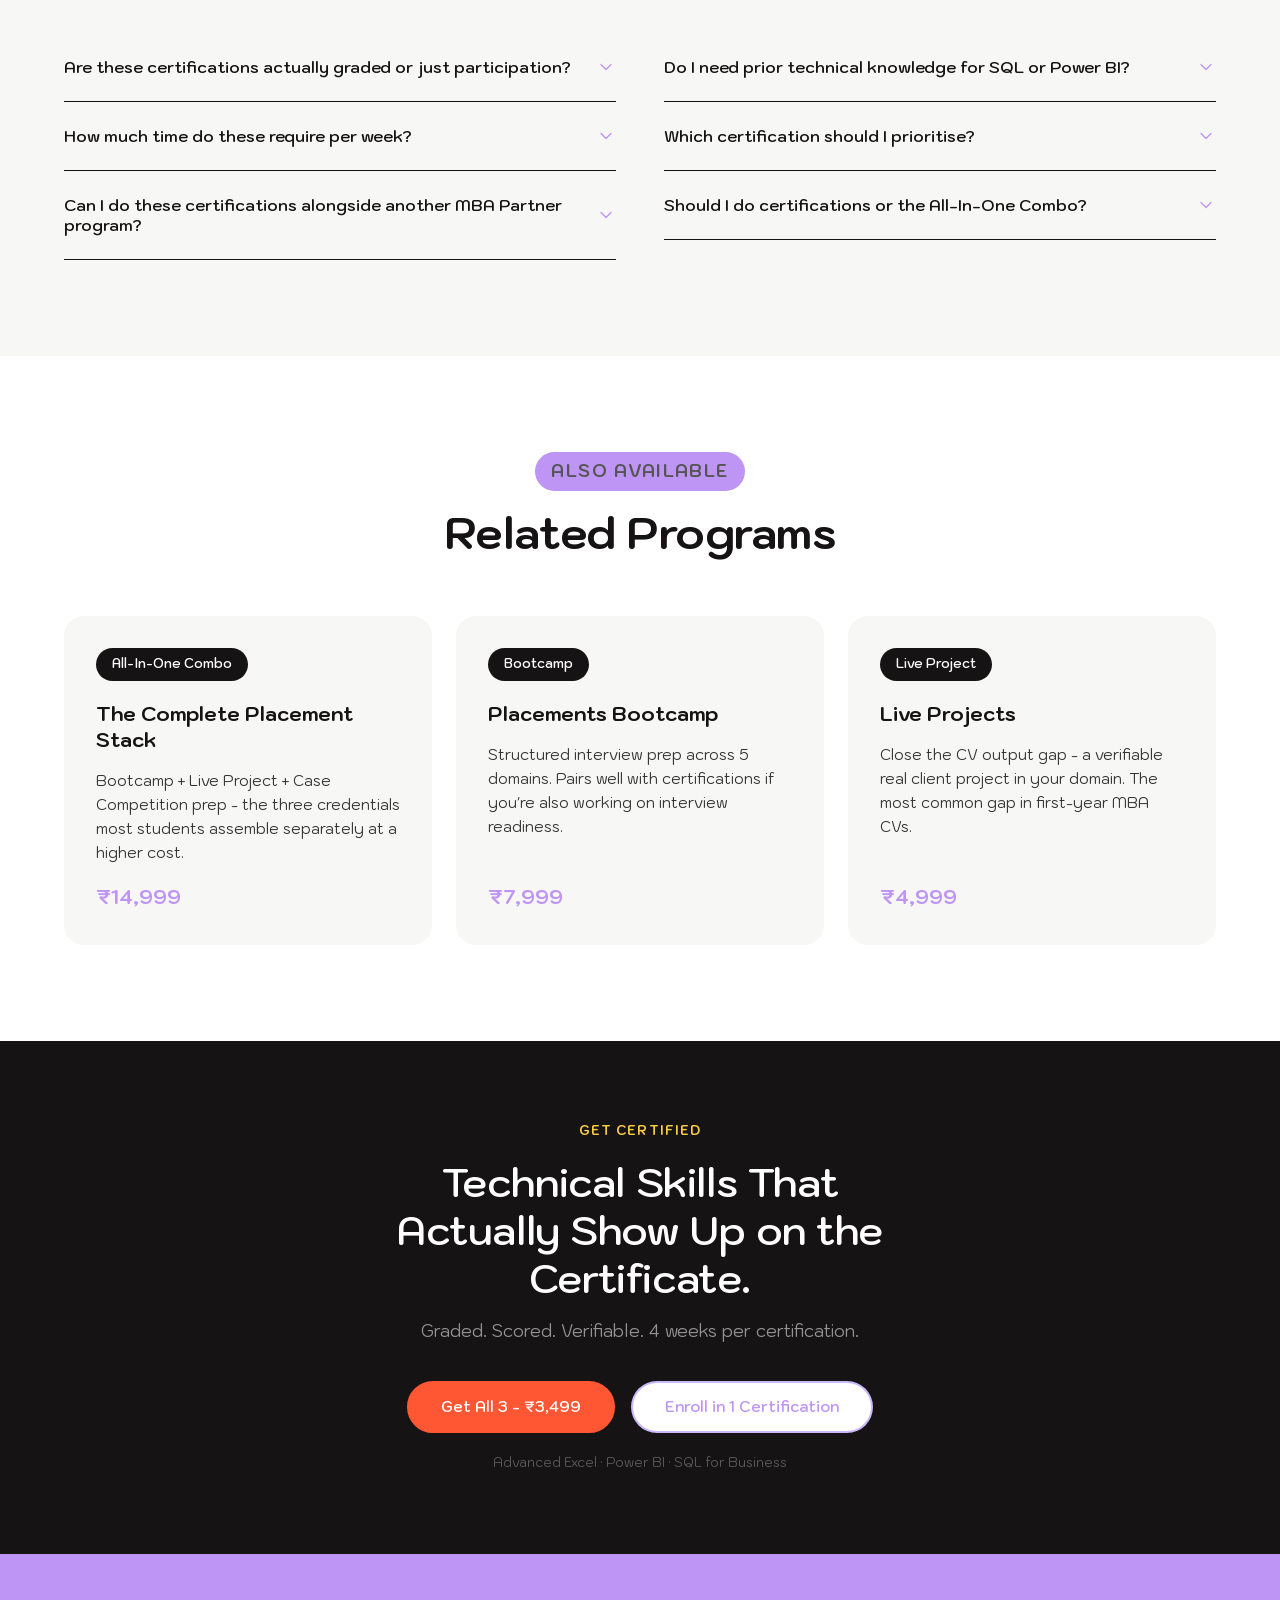
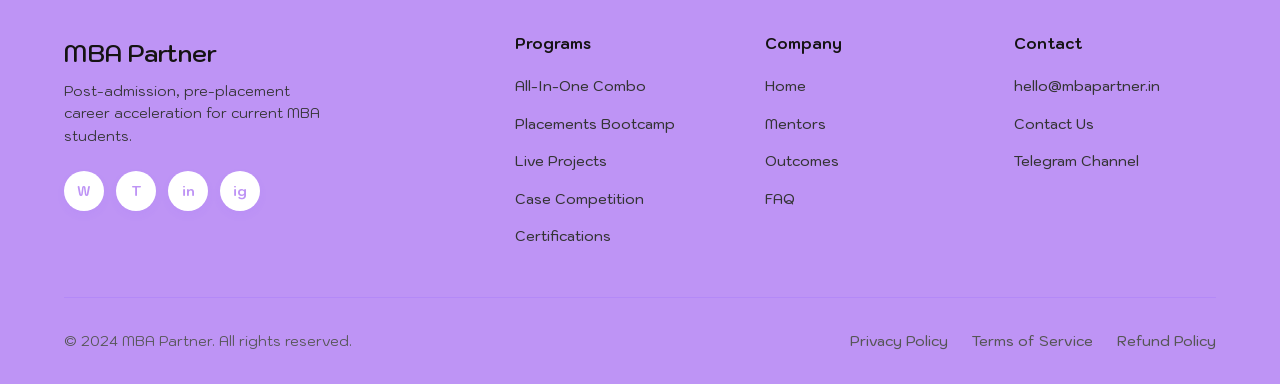
<file: offering-certifications.html>
<!DOCTYPE html>
<html lang="en">
<head>
  <meta charset="UTF-8" />
  <meta name="viewport" content="width=device-width, initial-scale=1.0" />
  <title>Certifications - MBA Partner</title>
  <meta name="description" content="Advanced Excel, Power BI, and SQL certification programs for MBA students. Add verifiable technical proficiency to your CV in 4 weeks. Graded assessments, not just participation certificates." />
  <link rel="preconnect" href="https://fonts.googleapis.com" />
  <link rel="preconnect" href="https://fonts.gstatic.com" crossorigin />
  <link href="https://fonts.googleapis.com/css2?family=Kodchasan:wght@400;500;600;700&display=swap" rel="stylesheet" />
  <link rel="stylesheet" href="shared.css" />
  <style>
    .offering-hero{padding:120px 0 80px;background:var(--bg-main)}
    .breadcrumb{display:flex;align-items:center;gap:8px;font-size:13px;color:var(--slate);margin-bottom:24px}
    .breadcrumb a{color:var(--slate);transition:color var(--transition)}.breadcrumb a:hover{color:var(--navy)}.breadcrumb-sep{color:var(--hairline)}
    .hero-intro{max-width:740px}
    .offering-sub{font-size:18px;color:var(--slate);line-height:1.6;margin-bottom:32px}
    .hero-ctas{display:flex;gap:12px;flex-wrap:wrap}

    .cert-cards-section{background:var(--bg-panel)}
    .cert-cards-grid{display:grid;grid-template-columns:repeat(3,1fr);gap:28px}
    .cert-card{background:var(--white);border:1px solid var(--hairline);border-radius:var(--radius-card);padding:36px;display:flex;flex-direction:column}
    .cert-card-letter{font-size:48px;font-weight:600;color:var(--yellow);font-variant-numeric:tabular-nums;line-height:1;margin-bottom:16px}
    .cert-card-title{font-size:22px;font-weight:600;color:var(--navy);margin-bottom:10px;line-height:1.2}
    .cert-card-sub{font-size:14px;color:var(--slate);margin-bottom:20px;line-height:1.6}
    .cert-card-features{display:flex;flex-direction:column;gap:8px;margin-bottom:24px;flex:1}
    .cert-card-feature{display:flex;align-items:flex-start;gap:9px;font-size:13px;color:var(--navy-body);line-height:1.5}
    .cert-card-feature::before{content:'✓';color:var(--success);font-weight:700;flex-shrink:0}
    .cert-card-price-row{display:flex;align-items:baseline;gap:8px;margin-bottom:16px}
    .cert-card-price{font-size:28px;font-weight:600;color:var(--navy);font-variant-numeric:tabular-nums}
    .cert-card-duration{font-size:13px;color:var(--slate)}
    .cert-card-cta{width:100%}

    .why-certs-section{background:var(--bg-main)}
    .why-grid{display:grid;grid-template-columns:repeat(3,1fr);gap:24px}
    .why-card{background:var(--white);border:1px solid var(--hairline);border-radius:var(--radius-card);padding:28px}
    .why-label{font-size:13px;font-weight:600;letter-spacing:0.06em;text-transform:uppercase;color:var(--yellow);margin-bottom:12px}
    .why-heading{font-size:17px;font-weight:600;color:var(--navy);margin-bottom:8px;line-height:1.3}
    .why-desc{font-size:14px;color:var(--slate);line-height:1.6}

    .bundle-section{background:var(--bg-panel)}
    .bundle-card{max-width:640px;margin:0 auto;background:var(--white);border:1px solid var(--yellow);border-radius:var(--radius-card);padding:40px;text-align:center}
    .bundle-headline{font-size:28px;font-weight:600;color:var(--navy);margin-bottom:8px}
    .bundle-sub{font-size:16px;color:var(--slate);margin-bottom:24px}
    .bundle-price-row{display:flex;align-items:baseline;gap:12px;justify-content:center;margin-bottom:6px}
    .bundle-price{font-size:40px;font-weight:600;color:var(--navy);font-variant-numeric:tabular-nums}
    .bundle-price-original{font-size:18px;color:var(--slate);text-decoration:line-through}
    .bundle-label{font-size:13px;color:var(--slate);margin-bottom:24px}
    .bundle-features{display:flex;flex-direction:column;gap:8px;text-align:left;margin-bottom:28px}
    .bundle-feature{display:flex;align-items:flex-start;gap:10px;font-size:14px;color:var(--navy-body);line-height:1.5}
    .bundle-feature::before{content:'✓';color:var(--success);font-weight:700;flex-shrink:0}
    .bundle-cta-row{display:flex;flex-direction:column;gap:12px}

    @media(max-width:900px){
      .offering-hero{padding:100px 0 60px}
      .cert-cards-grid{grid-template-columns:1fr}
      .why-grid{grid-template-columns:1fr}
    }
    @media(max-width:640px){
      .hero-ctas{flex-direction:column}
      .hero-ctas .btn{width:100%}
    }
  
/* Modal Scrollbar Fix */
.modal::-webkit-scrollbar { width: 8px; }
.modal::-webkit-scrollbar-track { background: transparent; margin: 16px; border-radius: 16px; }
.modal::-webkit-scrollbar-thumb { background-color: rgba(0,0,0,0.15); border-radius: 8px; }
.modal::-webkit-scrollbar-thumb:hover { background-color: rgba(0,0,0,0.3); }
.modal { scrollbar-width: thin; scrollbar-color: rgba(0,0,0,0.15) transparent; }
</style>
</head>
<body>
  <header id="nav" class="solid" role="banner">
    <div class="container">
      <nav class="nav-inner" aria-label="Main navigation">
        <a href="index.html" class="nav-brand" aria-label="MBA Partner home"><span class="nav-wordmark">MBA Partner</span><span class="nav-tagline">Initiative by Alumni of Old IIM</span></a>
        <ul class="nav-links" id="nav-links" role="list">
          <li><a href="index.html#programs">Programs</a></li><li><a href="index.html#mentors">Mentors</a></li>
          <li><a href="index.html#testimonials">Outcomes</a></li><li><a href="index.html#faq">FAQ</a></li>
        </ul>
        <button class="btn btn-primary" onclick="openModal('Certifications')" aria-haspopup="dialog">Enroll Now</button>
        <button class="nav-mobile-toggle" id="mobile-toggle" aria-label="Open navigation menu" aria-expanded="false" aria-controls="nav-links"><span></span><span></span><span></span></button>
      </nav>
    </div>
  </header>

  <main>
    <section class="offering-hero" aria-labelledby="offering-h1">
      <div class="container">
        <nav class="breadcrumb" aria-label="Breadcrumb">
          <a href="index.html">Programs</a><span class="breadcrumb-sep" aria-hidden="true">›</span><span aria-current="page">Certifications</span>
        </nav>
        <div class="hero-intro">
          <div style="margin-bottom:16px;"><span class="tag-category">Certifications</span></div>
          <h1 class="h1" id="offering-h1" style="color:var(--navy);margin-bottom:16px;">Technical Proficiency That Shows Up on Your CV - <span class="text-purple">and Holds Up in the Interview.</span></h1>
          <p class="offering-sub">Advanced Excel, Power BI, and SQL certification programs with graded assessments - not participation certificates. The technical skills Finance, Consulting, and Product recruiters increasingly screen for in pre-placement tests and technical rounds.</p>
          <div class="hero-ctas">
            <button class="btn btn-primary" onclick="openModal('All 3 Certifications Bundle - ₹3,499')" aria-haspopup="dialog">Get All 3 - ₹3,499</button>
            <button class="btn btn-secondary" onclick="openModal('Single Certification')" aria-haspopup="dialog">Enroll in 1 Certification</button>
          </div>
        </div>
      </div>
    </section>

    <div style="background:var(--navy);padding:48px 0;" aria-label="Why certifications matter">
      <div class="container">
        <div style="display:grid;grid-template-columns:repeat(3,1fr);gap:0">
          <div style="padding:28px;border-right:1px solid rgba(255,255,255,0.08)">
            <div style="width:32px;height:2px;background:var(--yellow);margin-bottom:14px"></div>
            <div style="font-size:15px;font-weight:600;color:var(--white);margin-bottom:6px">Graded Assessment - Not Participation</div>
            <p style="font-size:13px;color:rgba(255,255,255,0.55);line-height:1.6">Every certificate is issued on the basis of a scored assessment. The grade is on the certificate. Recruiters can tell the difference between a completion certificate and a verified proficiency certificate.</p>
          </div>
          <div style="padding:28px;border-right:1px solid rgba(255,255,255,0.08)">
            <div style="width:32px;height:2px;background:var(--yellow);margin-bottom:14px"></div>
            <div style="font-size:15px;font-weight:600;color:var(--white);margin-bottom:6px">Live Sessions - Not Pre-Recorded</div>
            <p style="font-size:13px;color:rgba(255,255,255,0.55);line-height:1.6">Scheduled cohort sessions with live Q&A. You can ask the instructor why a formula works, not just watch someone type it. The learning speed is faster when you can ask questions in real time.</p>
          </div>
          <div style="padding:28px">
            <div style="width:32px;height:2px;background:var(--yellow);margin-bottom:14px"></div>
            <div style="font-size:15px;font-weight:600;color:var(--white);margin-bottom:6px">4 Weeks Per Certification</div>
            <p style="font-size:13px;color:rgba(255,255,255,0.55);line-height:1.6">Designed to be completed in one month alongside your coursework - 3–4 hours per week. You can stack certifications back-to-back or do multiple concurrently if your timeline is tight.</p>
          </div>
        </div>
      </div>
    </div>

    <section class="cert-cards-section" aria-labelledby="certs-heading">
      <div class="container">
        <div class="section-header">
          <p class="eyebrow">Available Certifications</p>
          <h2 id="certs-heading">Choose Your Certification</h2>
          <p>Each certification is available standalone at ₹1,499, or get all three for ₹3,499 - saving ₹998.</p>
        </div>
        <div class="cert-cards-grid">

          <!-- Advanced Excel -->
          <div class="cert-card">
            <div class="cert-card-letter">XL</div>
            <div class="cert-card-title">Advanced Excel</div>
            <p class="cert-card-sub">The tool every Finance, Consulting, and Operations recruiter assumes you know - and tests in pre-placement assessments and technical rounds.</p>
            <ul class="cert-card-features" role="list">
              <li class="cert-card-feature">Advanced formulas: INDEX-MATCH, XLOOKUP, array functions</li>
              <li class="cert-card-feature">PivotTables and dynamic dashboards</li>
              <li class="cert-card-feature">Financial modelling templates (DCF, 3-statement)</li>
              <li class="cert-card-feature">Data cleaning and Power Query basics</li>
              <li class="cert-card-feature">Keyboard efficiency and professional formatting</li>
              <li class="cert-card-feature">Graded assessment + scored certificate</li>
            </ul>
            <div class="cert-card-price-row">
              <span class="cert-card-price">₹1,499</span>
              <span class="cert-card-duration">· 4 weeks · Live sessions</span>
            </div>
            <button class="btn btn-primary cert-card-cta" onclick="openModal('Advanced Excel Certification - ₹1,499')" aria-haspopup="dialog">Enroll in Advanced Excel</button>
          </div>

          <!-- Power BI -->
          <div class="cert-card">
            <div class="cert-card-letter">BI</div>
            <div class="cert-card-title">Power BI</div>
            <p class="cert-card-sub">Data visualisation and business intelligence for the Operations, Finance, and Marketing domains where presenting data clearly is as important as analysing it.</p>
            <ul class="cert-card-features" role="list">
              <li class="cert-card-feature">Power BI Desktop - reports, dashboards, drill-throughs</li>
              <li class="cert-card-feature">DAX measures and calculated columns</li>
              <li class="cert-card-feature">Data modelling and relationships</li>
              <li class="cert-card-feature">Publishing and sharing with Power BI Service</li>
              <li class="cert-card-feature">MBA use cases: sales dashboards, supply chain KPIs</li>
              <li class="cert-card-feature">Graded assessment + scored certificate</li>
            </ul>
            <div class="cert-card-price-row">
              <span class="cert-card-price">₹1,499</span>
              <span class="cert-card-duration">· 4 weeks · Live sessions</span>
            </div>
            <button class="btn btn-primary cert-card-cta" onclick="openModal('Power BI Certification - ₹1,499')" aria-haspopup="dialog">Enroll in Power BI</button>
          </div>

          <!-- SQL -->
          <div class="cert-card">
            <div class="cert-card-letter">SQL</div>
            <div class="cert-card-title">SQL for Business</div>
            <p class="cert-card-sub">Increasingly screened in Product Management and Analytics roles - and used daily in Consulting projects when working with client data. Non-technical in depth, practical in focus.</p>
            <ul class="cert-card-features" role="list">
              <li class="cert-card-feature">SELECT, JOIN, GROUP BY, subqueries, CTEs</li>
              <li class="cert-card-feature">Business queries: customer segmentation, funnel analysis</li>
              <li class="cert-card-feature">Connecting SQL to Excel and BI tools</li>
              <li class="cert-card-feature">Reading and interpreting query outputs</li>
              <li class="cert-card-feature">SQL for case interviews (Product + Analytics roles)</li>
              <li class="cert-card-feature">Graded assessment + scored certificate</li>
            </ul>
            <div class="cert-card-price-row">
              <span class="cert-card-price">₹1,499</span>
              <span class="cert-card-duration">· 4 weeks · Live sessions</span>
            </div>
            <button class="btn btn-primary cert-card-cta" onclick="openModal('SQL for Business Certification - ₹1,499')" aria-haspopup="dialog">Enroll in SQL</button>
          </div>

        </div>
      </div>
    </section>

    <section class="why-certs-section" aria-labelledby="why-heading">
      <div class="container">
        <div class="section-header">
          <p class="eyebrow">Why It Matters</p>
          <h2 id="why-heading">Technical Skills in MBA Placements - What Recruiters Actually Look For</h2>
        </div>
        <div class="why-grid">
          <div class="why-card">
            <div class="why-label">Finance & Consulting</div>
            <div class="why-heading">Excel is tested in pre-placement assessments - not just assumed</div>
            <p class="why-desc">Multiple Finance and Consulting firms run Excel-based pre-placement tests. If you can't do a DCF in a spreadsheet or build a PivotTable under time pressure, you lose points in a round most students don't even prepare for.</p>
          </div>
          <div class="why-card">
            <div class="why-label">Product & Analytics</div>
            <div class="why-heading">SQL literacy is increasingly listed as a requirement - not a bonus</div>
            <p class="why-desc">Product Management and Business Analytics roles increasingly screen for basic SQL proficiency. Not because PMs write production queries - but because being able to pull data independently changes what you can do on the job from day one.</p>
          </div>
          <div class="why-card">
            <div class="why-label">Operations & Marketing</div>
            <div class="why-heading">Power BI transforms how you present analysis in interviews and on the job</div>
            <p class="why-desc">Operations roles involve dashboards. Marketing roles involve campaign KPI tracking. Walking into an interview knowing Power BI - and having a certificate to show it - is a concrete differentiator most MBA students haven't thought to address.</p>
          </div>
        </div>
      </div>
    </section>

    <section style="background:var(--bg-panel);" aria-labelledby="test-cert-heading">
      <div class="container">
        <div class="section-header"><p class="eyebrow">Student Outcomes</p><h2 id="test-cert-heading">Certification Alumni</h2></div>
        <div class="testimonials-grid">
          <article class="testimonial-card">
            <div class="outcome-badge"><span class="outcome-badge-text">Finance → KPMG Final Placement</span></div>
            <blockquote><p class="testimonial-quote">"The Excel certification was worth it for the pre-placement test alone. KPMG ran a 45-minute Excel assessment in round 1. I was the only person in my cohort who'd practised that format specifically."</p></blockquote>
            <div class="testimonial-author"><div class="testimonial-avatar" aria-hidden="true">M</div><div><div class="testimonial-name">Mihir Joshi</div><div class="testimonial-institution">IIM Indore</div></div></div>
          </article>
          <article class="testimonial-card">
            <div class="outcome-badge"><span class="outcome-badge-text">Product → Razorpay SIP</span></div>
            <blockquote><p class="testimonial-quote">"The SQL cert was the one I thought was optional. The Razorpay PM interview included a data question where being able to write a basic query and explain the output was the difference between a yes and a no."</p></blockquote>
            <div class="testimonial-author"><div class="testimonial-avatar" aria-hidden="true">T</div><div><div class="testimonial-name">Tanvi Reddy</div><div class="testimonial-institution">IIM Bangalore</div></div></div>
          </article>
          <article class="testimonial-card">
            <div class="outcome-badge"><span class="outcome-badge-text">Operations → Amazon SIP</span></div>
            <blockquote><p class="testimonial-quote">"Power BI was something I'd mentioned as a skill on my CV without actually being able to build a dashboard from scratch. This made it honest. The certificate was secondary to actually knowing it."</p></blockquote>
            <div class="testimonial-author"><div class="testimonial-avatar" aria-hidden="true">K</div><div><div class="testimonial-name">Karthik Menon</div><div class="testimonial-institution">XLRI</div></div></div>
          </article>
        </div>
      </div>
    </section>

    <section class="bundle-section" aria-labelledby="bundle-heading">
      <div class="container">
        <div class="section-header">
          <p class="eyebrow">Bundle Offer</p>
          <h2 id="bundle-heading">All 3 Certifications - One Cohort Period</h2>
          <p>Three certifications, running concurrently, at a lower combined price than enrolling in each separately.</p>
        </div>
        <div class="bundle-card">
          <span class="tag-most-chosen" style="margin-bottom:16px;display:inline-block">Best Value</span>
          <div class="bundle-headline">Excel + Power BI + SQL Bundle</div>
          <p class="bundle-sub">All 3 certifications in one cohort period</p>
          <div class="bundle-price-row">
            <span class="bundle-price">₹3,499</span>
            <span class="bundle-price-original">₹4,497</span>
          </div>
          <p class="bundle-label">Save ₹998 · One-time payment</p>
          <ul class="bundle-features" role="list">
            <li class="bundle-feature">Advanced Excel (full program, graded assessment)</li>
            <li class="bundle-feature">Power BI (full program, graded assessment)</li>
            <li class="bundle-feature">SQL for Business (full program, graded assessment)</li>
            <li class="bundle-feature">3 separate scored certificates</li>
            <li class="bundle-feature">All programs run concurrently - complete all 3 in 4 weeks</li>
            <li class="bundle-feature">6–8 hours per week total across all three programs</li>
          </ul>
          <div class="bundle-cta-row">
            <button class="btn btn-primary" onclick="openModal('All 3 Certifications Bundle - ₹3,499')" style="width:100%;margin-top:auto" aria-haspopup="dialog">Enroll in All 3 - ₹3,499</button>
            <button class="btn btn-secondary" onclick="openModal('Single Certification')" style="width:100%" aria-haspopup="dialog">Enroll in 1 Certification Instead</button>
          </div>
        </div>
      </div>
    </section>

    <section style="background:var(--bg-main);" id="faq-cert" aria-labelledby="faq-cert-heading">
      <div class="container">
        <div class="section-header"><p class="eyebrow">Questions</p><h2 id="faq-cert-heading">Certifications - FAQ</h2></div>
        <div class="faq-grid">
          <div class="faq-col">
            <div class="faq-item"><button class="faq-question" aria-expanded="false">Are these certifications actually graded or just participation?<svg class="faq-chevron" viewBox="0 0 24 24" fill="none" stroke="currentColor" stroke-width="1.5" stroke-linecap="round" stroke-linejoin="round" aria-hidden="true"><polyline points="6 9 12 15 18 9"/></svg></button><div class="faq-answer">Graded - with the score on the certificate. You complete a structured assessment at the end of each 4-week program. The certificate states your score percentile. This is what distinguishes it from online course completion certificates, which list no performance data.</div></div>
            <div class="faq-item"><button class="faq-question" aria-expanded="false">How much time do these require per week?<svg class="faq-chevron" viewBox="0 0 24 24" fill="none" stroke="currentColor" stroke-width="1.5" stroke-linecap="round" stroke-linejoin="round" aria-hidden="true"><polyline points="6 9 12 15 18 9"/></svg></button><div class="faq-answer">2–3 hours per week per certification, including live session attendance and practice. If you're doing the bundle (all 3), expect 6–8 hours per week total. Sessions are scheduled in the evenings and designed to not conflict with your MBA coursework calendar.</div></div>
            <div class="faq-item"><button class="faq-question" aria-expanded="false">Can I do these certifications alongside another MBA Partner program?<svg class="faq-chevron" viewBox="0 0 24 24" fill="none" stroke="currentColor" stroke-width="1.5" stroke-linecap="round" stroke-linejoin="round" aria-hidden="true"><polyline points="6 9 12 15 18 9"/></svg></button><div class="faq-answer">Yes. Certifications are designed to be stackable alongside other programs. Many students do Advanced Excel while completing their Live Project, or do the SQL certification while in the Bootcamp. The scheduling is built to allow this.</div></div>
          </div>
          <div class="faq-col">
            <div class="faq-item"><button class="faq-question" aria-expanded="false">Do I need prior technical knowledge for SQL or Power BI?<svg class="faq-chevron" viewBox="0 0 24 24" fill="none" stroke="currentColor" stroke-width="1.5" stroke-linecap="round" stroke-linejoin="round" aria-hidden="true"><polyline points="6 9 12 15 18 9"/></svg></button><div class="faq-answer">No. All three certifications start from the assumption that you've never used the tool professionally. SQL for Business specifically is framed for non-engineers - the goal is business literacy with the tool, not software engineering proficiency. If you know Excel basics, you're qualified to start Advanced Excel.</div></div>
            <div class="faq-item"><button class="faq-question" aria-expanded="false">Which certification should I prioritise?<svg class="faq-chevron" viewBox="0 0 24 24" fill="none" stroke="currentColor" stroke-width="1.5" stroke-linecap="round" stroke-linejoin="round" aria-hidden="true"><polyline points="6 9 12 15 18 9"/></svg></button><div class="faq-answer">Finance and Consulting: Advanced Excel first. Product and Analytics: SQL first. Marketing and Operations: Power BI first. If you can only do one, match it to your primary domain. If you can do all three, the bundle running concurrently is the most time-efficient approach.</div></div>
            <div class="faq-item"><button class="faq-question" aria-expanded="false">Should I do certifications or the All-In-One Combo?<svg class="faq-chevron" viewBox="0 0 24 24" fill="none" stroke="currentColor" stroke-width="1.5" stroke-linecap="round" stroke-linejoin="round" aria-hidden="true"><polyline points="6 9 12 15 18 9"/></svg></button><div class="faq-answer">These solve different gaps. The All-In-One Combo closes the Live Project CV gap, interview prep gap, and case prep gap. Certifications close the technical skills gap. Many students do both - the Bootcamp or All-In-One Combo, plus certifications running in parallel. If budget is a constraint, certifications alone are the lowest-cost entry point.</div></div>
          </div>
        </div>
      </div>
    </section>

    <section style="background:var(--bg-panel);" aria-labelledby="related-cert-heading">
      <div class="container">
        <div class="section-header"><p class="eyebrow">Also Available</p><h2 id="related-cert-heading">Related Programs</h2></div>
        <div class="related-grid">
          <a href="offering-all-in-one.html" class="related-card"><span class="tag-category">All-In-One Combo</span><div class="related-card-name">The Complete Placement Stack</div><p class="related-card-desc">Bootcamp + Live Project + Case Competition prep - the three credentials most students assemble separately at a higher cost.</p><span class="related-card-price">₹14,999</span></a>
          <a href="offering-bootcamp.html" class="related-card"><span class="tag-category">Bootcamp</span><div class="related-card-name">Placements Bootcamp</div><p class="related-card-desc">Structured interview prep across 5 domains. Pairs well with certifications if you're also working on interview readiness.</p><span class="related-card-price">₹7,999</span></a>
          <a href="offering-live-project.html" class="related-card"><span class="tag-category">Live Project</span><div class="related-card-name">Live Projects</div><p class="related-card-desc">Close the CV output gap - a verifiable real client project in your domain. The most common gap in first-year MBA CVs.</p><span class="related-card-price">₹4,999</span></a>
        </div>
      </div>
    </section>

    <section style="background:var(--navy);padding:80px 0;text-align:center;" aria-labelledby="final-cta-cert">
      <div class="container">
        <p class="eyebrow" style="color:var(--yellow)">Get Certified</p>
        <h2 id="final-cta-cert" style="font-size:clamp(28px,4vw,40px);font-weight:600;color:var(--white);margin:16px auto;max-width:560px;line-height:1.2">Technical Skills That Actually Show Up on the Certificate.</h2>
        <p style="font-size:17px;color:rgba(255,255,255,0.55);margin-bottom:36px">Graded. Scored. Verifiable. 4 weeks per certification.</p>
        <div style="display:flex;justify-content:center;gap:16px;flex-wrap:wrap;">
          <button class="btn btn-primary" onclick="openModal('All 3 Certifications Bundle - ₹3,499')" aria-haspopup="dialog">Get All 3 - ₹3,499</button>
          <button class="btn btn-secondary-light" onclick="openModal('Single Certification')" aria-haspopup="dialog">Enroll in 1 Certification</button>
        </div>
        <p style="margin-top:20px;font-size:13px;color:rgba(255,255,255,0.3)">Advanced Excel · Power BI · SQL for Business</p>
      </div>
    </section>
  </main>

  <footer aria-label="Site footer">
    <div class="container">
      <div class="footer-grid">
        <div class="footer-brand"><div class="nav-wordmark">MBA Partner</div><p>Post-admission, pre-placement career acceleration for current MBA students.</p><div class="footer-social"><a href="#" class="social-link" aria-label="WhatsApp">W</a><a href="#" class="social-link" aria-label="Telegram">T</a><a href="#" class="social-link" aria-label="LinkedIn">in</a><a href="#" class="social-link" aria-label="Instagram">ig</a></div></div>
        <div class="footer-col"><h4>Programs</h4><ul><li><a href="offering-all-in-one.html">All-In-One Combo</a></li><li><a href="offering-bootcamp.html">Placements Bootcamp</a></li><li><a href="offering-live-project.html">Live Projects</a></li><li><a href="offering-case-comp.html">Case Competition</a></li><li><a href="offering-certifications.html">Certifications</a></li></ul></div>
        <div class="footer-col"><h4>Company</h4><ul><li><a href="index.html">Home</a></li><li><a href="index.html#mentors">Mentors</a></li><li><a href="index.html#testimonials">Outcomes</a></li><li><a href="index.html#faq">FAQ</a></li></ul></div>
        <div class="footer-col"><h4>Contact</h4><ul><li><a href="mailto:hello@mbapartner.in">hello@mbapartner.in</a></li><li><a href="#">Contact Us</a></li><li><a href="#">Telegram Channel</a></li></ul></div>
      </div>
      <div class="footer-bottom"><p>© 2024 MBA Partner. All rights reserved.</p><nav class="footer-legal" aria-label="Legal links"><a href="#">Privacy Policy</a><a href="#">Terms of Service</a><a href="#">Refund Policy</a></nav></div>
    </div>
  </footer>
  <div id="mobile-cta-bar" role="complementary"><button class="btn btn-primary" onclick="openModal('All 3 Certifications - ₹3,499')" style="width:100%;margin-top:auto">Get All 3 Certs - ₹3,499</button></div>

  <div id="enroll-modal" class="modal-overlay" role="dialog" aria-modal="true" aria-labelledby="modal-title" aria-hidden="true">
    <div class="modal"><button class="modal-close" id="modal-close-btn" aria-label="Close enrollment form">✕</button><p class="eyebrow modal-eyebrow">Get Started</p><h2 class="modal-title" id="modal-title">Reserve Your Spot</h2><p class="modal-offering-name" id="modal-offering-label">Certifications</p>
      <form class="modal-form" id="enroll-form" action="https://docs.google.com/forms/d/e/1FAIpQLSc_DUMMY_ID/formResponse" method="POST" target="_blank">
        <div class="form-group"><label class="form-label" for="modal-name">Full Name</label><input class="form-input" type="text" id="modal-name" name="name" placeholder="Your full name" required autocomplete="name" /></div>
        <div class="form-group"><label class="form-label" for="modal-email">Email Address</label><input class="form-input" type="email" id="modal-email" name="email" placeholder="you@college.edu" required autocomplete="email" /></div>
        <div class="form-group"><label class="form-label" for="modal-phone">WhatsApp Number</label><input class="form-input" type="tel" id="modal-phone" name="phone" placeholder="+91 98765 43210" required autocomplete="tel" /></div>
        <div class="form-group"><label class="form-label" for="modal-bschool">B-School</label><input class="form-input" type="text" id="modal-bschool" name="bschool" placeholder="IIM Ahmedabad, FMS Delhi, etc." required /></div>
        <div class="form-group"><label class="form-label" for="modal-cert">Certification Interest</label>
          <select class="form-select" id="modal-cert" name="cert">
            <option value="">Select certification(s)</option>
            <option>All 3 Certifications Bundle - ₹3,499</option>
            <option>Advanced Excel Only - ₹1,499</option>
            <option>Power BI Only - ₹1,499</option>
            <option>SQL for Business Only - ₹1,499</option>
          </select>
        </div>
        <button type="submit" class="modal-submit">Reserve My Spot →</button>
        <p class="modal-note">Our team will reach you on WhatsApp within 24 hours.</p>
      </form>
    </div>
  </div>
  <script>
    const mo=document.getElementById('enroll-modal'),mcb2=document.getElementById('modal-close-btn'),mol=document.getElementById('modal-offering-label'),ef=document.getElementById('enroll-form');
    function openModal(n){mol.textContent=n||'Certifications';mo.classList.add('open');mo.setAttribute('aria-hidden','false');document.body.style.overflow='hidden';setTimeout(()=>mcb2.focus(),50);}
    function closeModal(){mo.classList.remove('open');mo.setAttribute('aria-hidden','true');document.body.style.overflow='';}
    mcb2.addEventListener('click',closeModal);mo.addEventListener('click',(e)=>{if(e.target===mo)closeModal();});document.addEventListener('keydown',(e)=>{if(e.key==='Escape'&&mo.classList.contains('open'))closeModal();});
    ef.addEventListener('submit',(e)=>{e.preventDefault();const name=document.getElementById('modal-name').value.trim(),phone=document.getElementById('modal-phone').value.trim(),offering=mol.textContent,msg=encodeURIComponent(`Hi, I'm ${name} and I'd like to enroll in: ${offering}. My WhatsApp: ${phone}`);window.open(`https://wa.me/919999999999?text=${msg}`,'_blank');closeModal();});
    const mt=document.getElementById('mobile-toggle'),nl=document.getElementById('nav-links');mt.addEventListener('click',()=>{const o=nl.classList.toggle('open');mt.setAttribute('aria-expanded',o);});
    const mcbar=document.getElementById('mobile-cta-bar');window.addEventListener('scroll',()=>{if(window.scrollY>400)mcbar.classList.add('visible');else mcbar.classList.remove('visible');},{passive:true});
    document.querySelectorAll('.faq-question').forEach(btn=>{btn.addEventListener('click',()=>{const item=btn.closest('.faq-item'),isOpen=item.classList.contains('open');item.classList.toggle('open',!isOpen);btn.setAttribute('aria-expanded',!isOpen);});});
    const pref=window.matchMedia('(prefers-reduced-motion: reduce)').matches;if(!pref){const s=document.createElement('style');s.textContent=`.reveal{opacity:0;transform:translateY(14px);transition:opacity 300ms ease,transform 300ms ease}.reveal.visible{opacity:1;transform:none}`;document.head.appendChild(s);const els=document.querySelectorAll('.cert-card,.why-card,.testimonial-card,.related-card');els.forEach(el=>el.classList.add('reveal'));const obs=new IntersectionObserver((entries)=>{entries.forEach(entry=>{if(entry.isIntersecting){entry.target.classList.add('visible');obs.unobserve(entry.target);}});},{threshold:0.1});els.forEach(el=>obs.observe(el));}
  </script>

  <!-- ══════════════════════════════════════════
       CHATBOT (Phase 5)
  ══════════════════════════════════════════ -->
  <button class="chatbot-trigger" id="chatbot-trigger" aria-label="Open chat" aria-haspopup="dialog" aria-expanded="false">
    <svg viewBox="0 0 24 24" xmlns="http://www.w3.org/2000/svg"><path d="M20 2H4c-1.1 0-2 .9-2 2v18l4-4h14c1.1 0 2-.9 2-2V4c0-1.1-.9-2-2-2zm0 14H5.2L4 17.2V4h16v12z"/></svg>
  </button>

  <div class="chatbot-popup" id="chatbot-popup" role="dialog" aria-label="Chat assistant" aria-hidden="true">
    <div class="chat-header">
      <div class="chat-header-title">MBA Partner Guide</div>
      <button class="chatbot-close" id="chatbot-close" aria-label="Close chat">✕</button>
    </div>
    <div class="chat-messages" id="chat-messages">
      <div class="chat-message">Hi! I'm here to help you navigate our programs and find the best fit for your CV gaps. How can I help?</div>
    </div>
    <div class="chat-suggested-questions">
      <div class="chat-suggested-title">Suggested Questions</div>
      <button class="chat-suggestion-btn">Which program should I choose?</button>
      <button class="chat-suggestion-btn">Tell me about Live Projects</button>
      <button class="chat-suggestion-btn">How do placements work?</button>
      <button class="chat-suggestion-btn">What certifications are available?</button>
    </div>
  </div>

  <script>
    const cbTrigger = document.getElementById('chatbot-trigger'),
          cbPopup = document.getElementById('chatbot-popup'),
          cbClose = document.getElementById('chatbot-close'),
          cbMessages = document.getElementById('chat-messages');

    function toggleChat() {
      const isOpen = cbPopup.classList.contains('open');
      if (isOpen) {
        cbPopup.classList.remove('open');
        cbPopup.setAttribute('aria-hidden', 'true');
        cbTrigger.setAttribute('aria-expanded', 'false');
      } else {
        cbPopup.classList.add('open');
        cbPopup.setAttribute('aria-hidden', 'false');
        cbTrigger.setAttribute('aria-expanded', 'true');
      }
    }

    cbTrigger.addEventListener('click', toggleChat);
    cbClose.addEventListener('click', toggleChat);

    document.querySelectorAll('.chat-suggestion-btn').forEach(btn => {
      btn.addEventListener('click', (e) => {
        const question = e.target.textContent;
        const userMsg = document.createElement('div');
        userMsg.className = 'chat-message user';
        userMsg.textContent = question;
        cbMessages.appendChild(userMsg);
        cbMessages.scrollTop = cbMessages.scrollHeight;

        setTimeout(() => {
          const replyMsg = document.createElement('div');
          replyMsg.className = 'chat-message';
          
          if (question.includes('choose')) {
            replyMsg.textContent = "If you need a CV point, go for Live Projects. If you also need interview prep, the All-In-One Combo is best.";
          } else if (question.includes('Live Projects')) {
            replyMsg.textContent = "Live Projects offer real client work via Prodmark Consultants. You'll get a graded, verifiable project output for your CV.";
          } else if (question.includes('placements')) {
            replyMsg.textContent = "We don't guarantee placements, but our credentials give you the talking points and CV weight needed to pass shortlists and ace interviews.";
          } else if (question.includes('certifications')) {
            replyMsg.textContent = "We offer domain-specific certifications designed to add hard skills to your CV, complementing your MBA coursework.";
          } else {
            replyMsg.textContent = "Please book a free career call for detailed guidance!";
          }
          
          cbMessages.appendChild(replyMsg);
          cbMessages.scrollTop = cbMessages.scrollHeight;
        }, 600);
      });
    });
  </script>
</body>
</html>
</file>
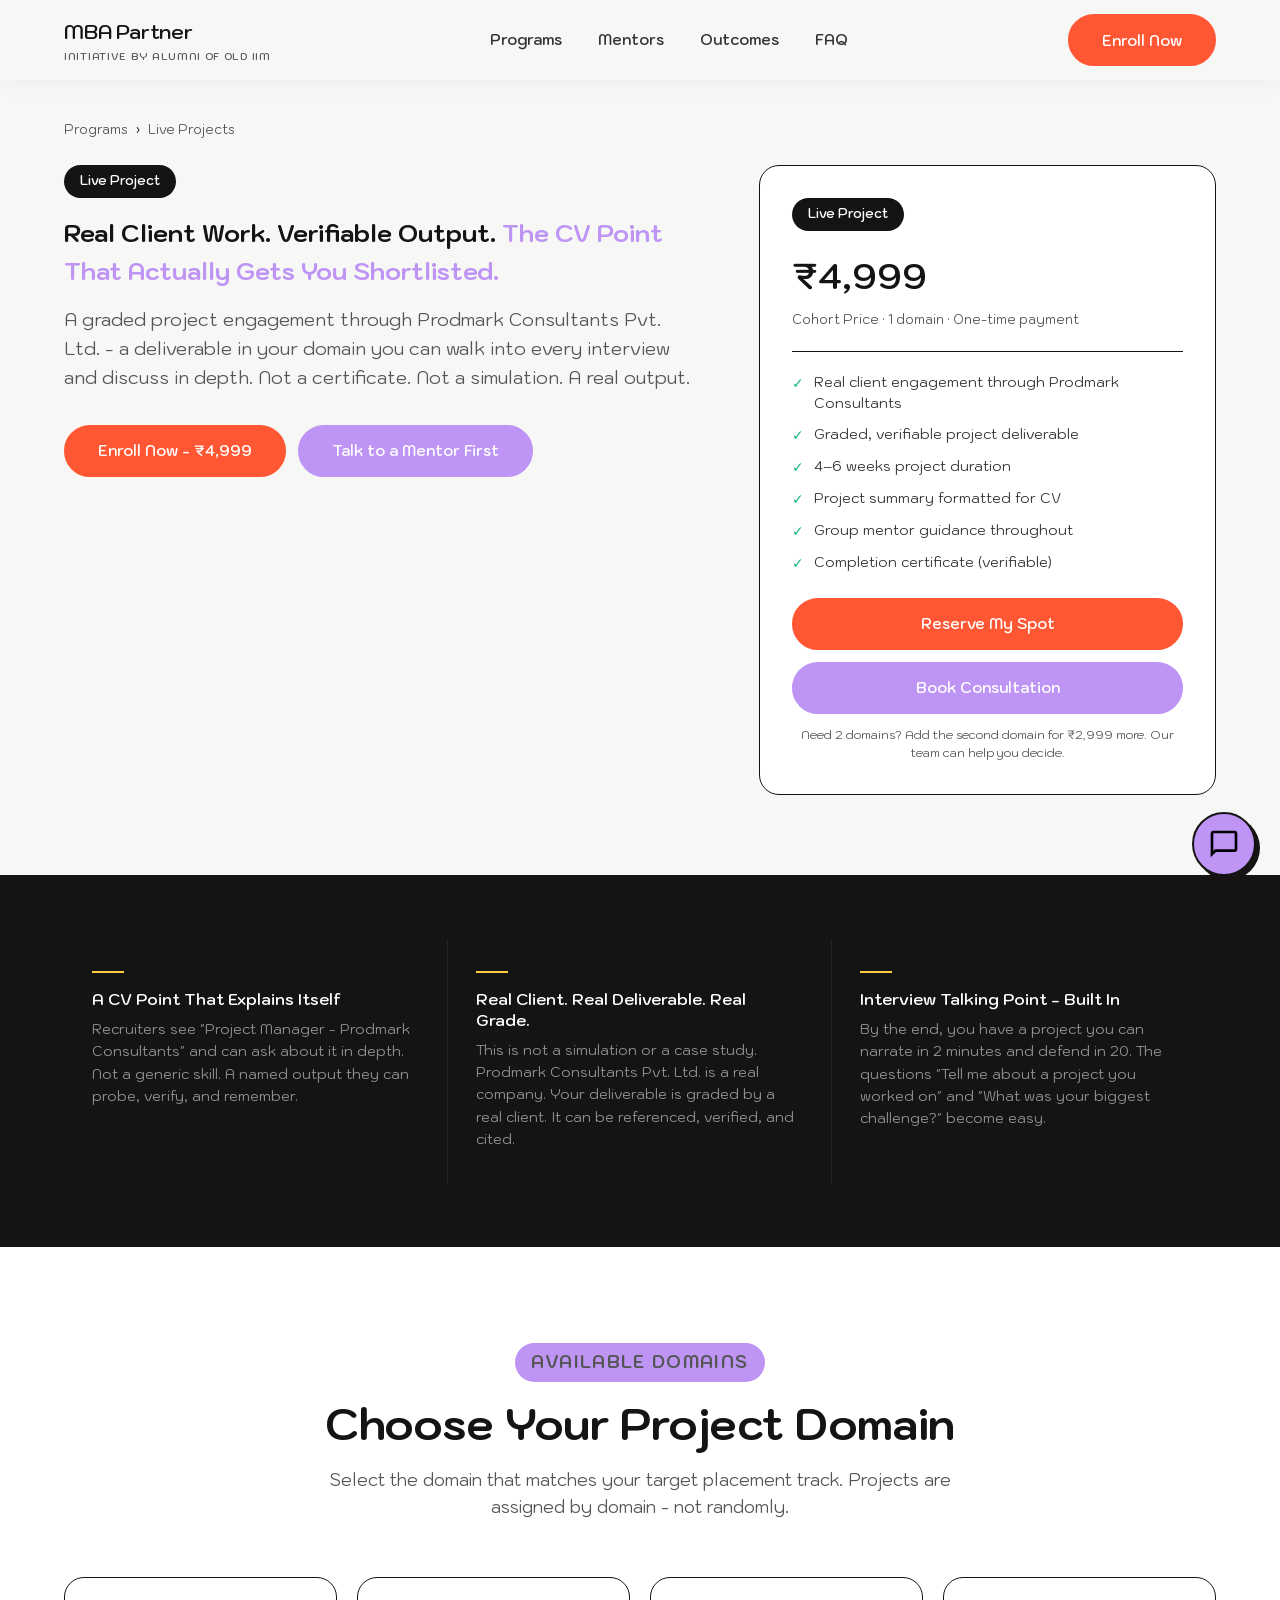
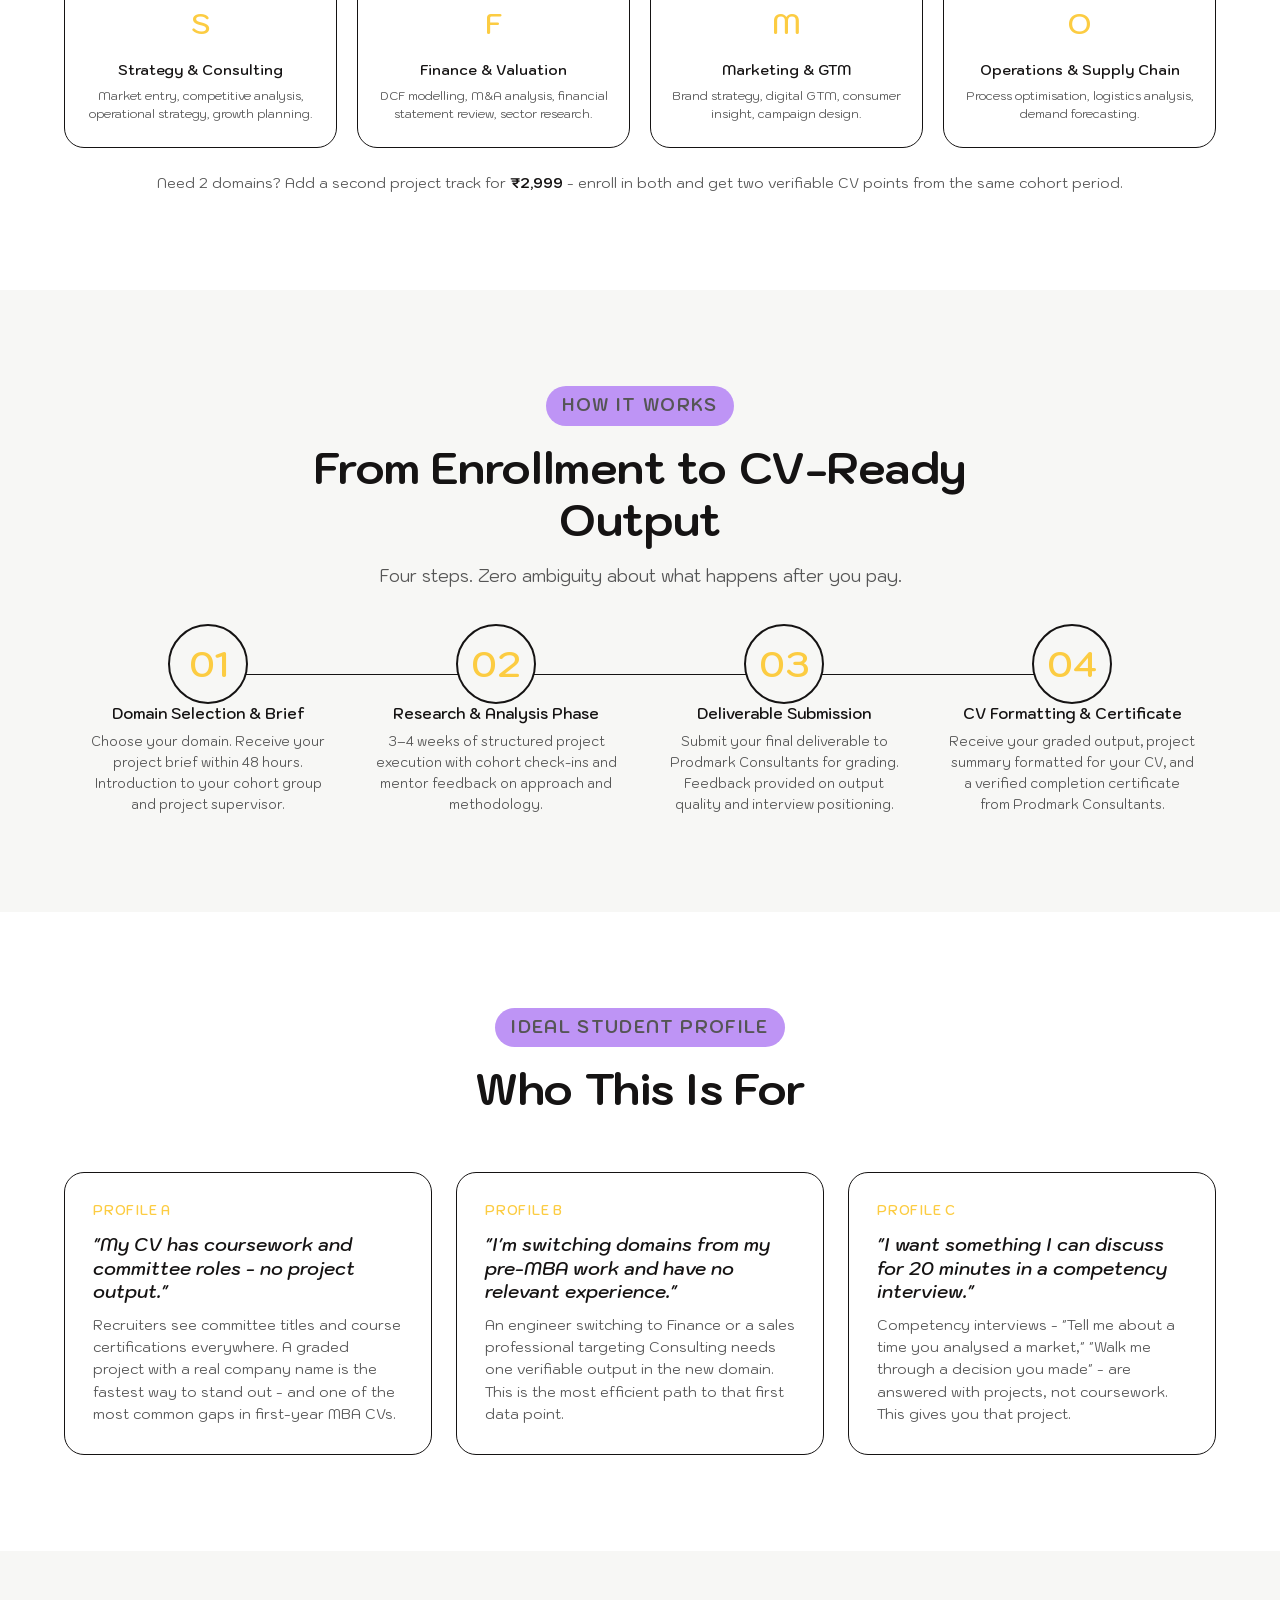
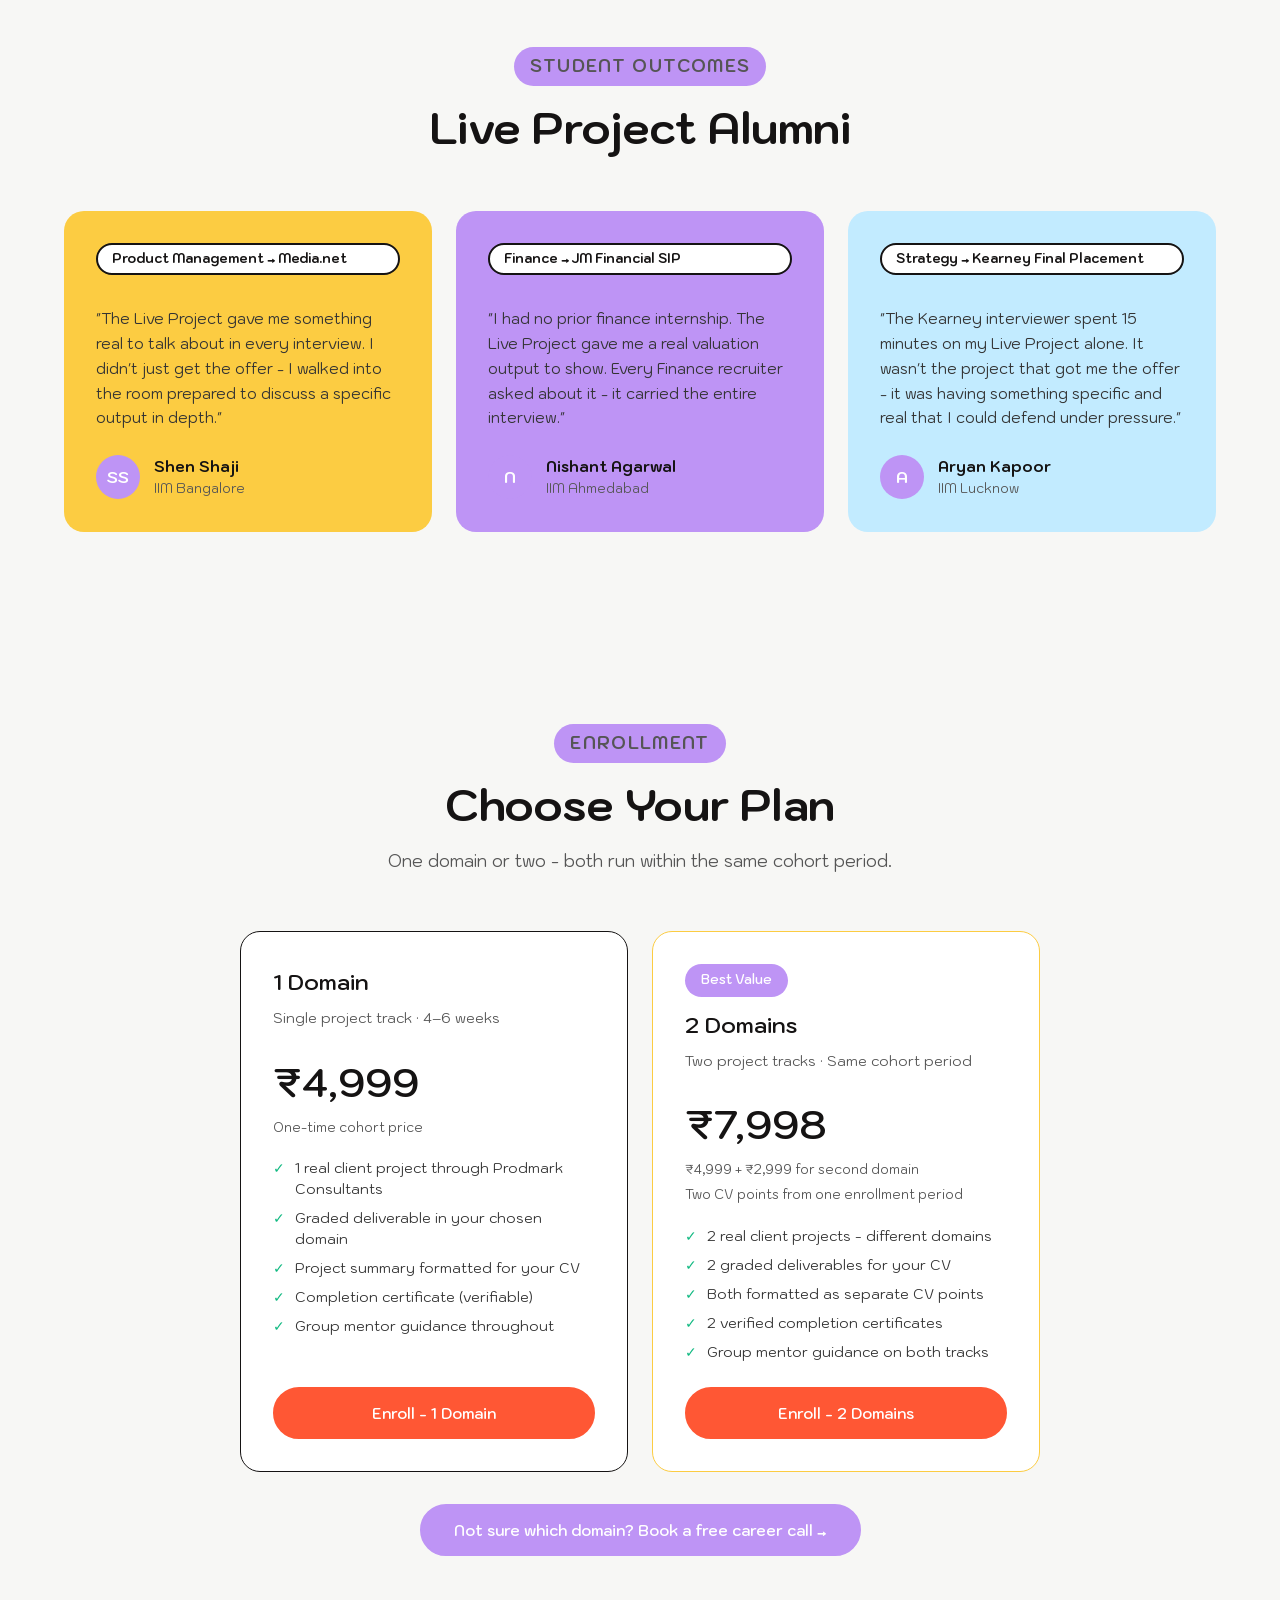
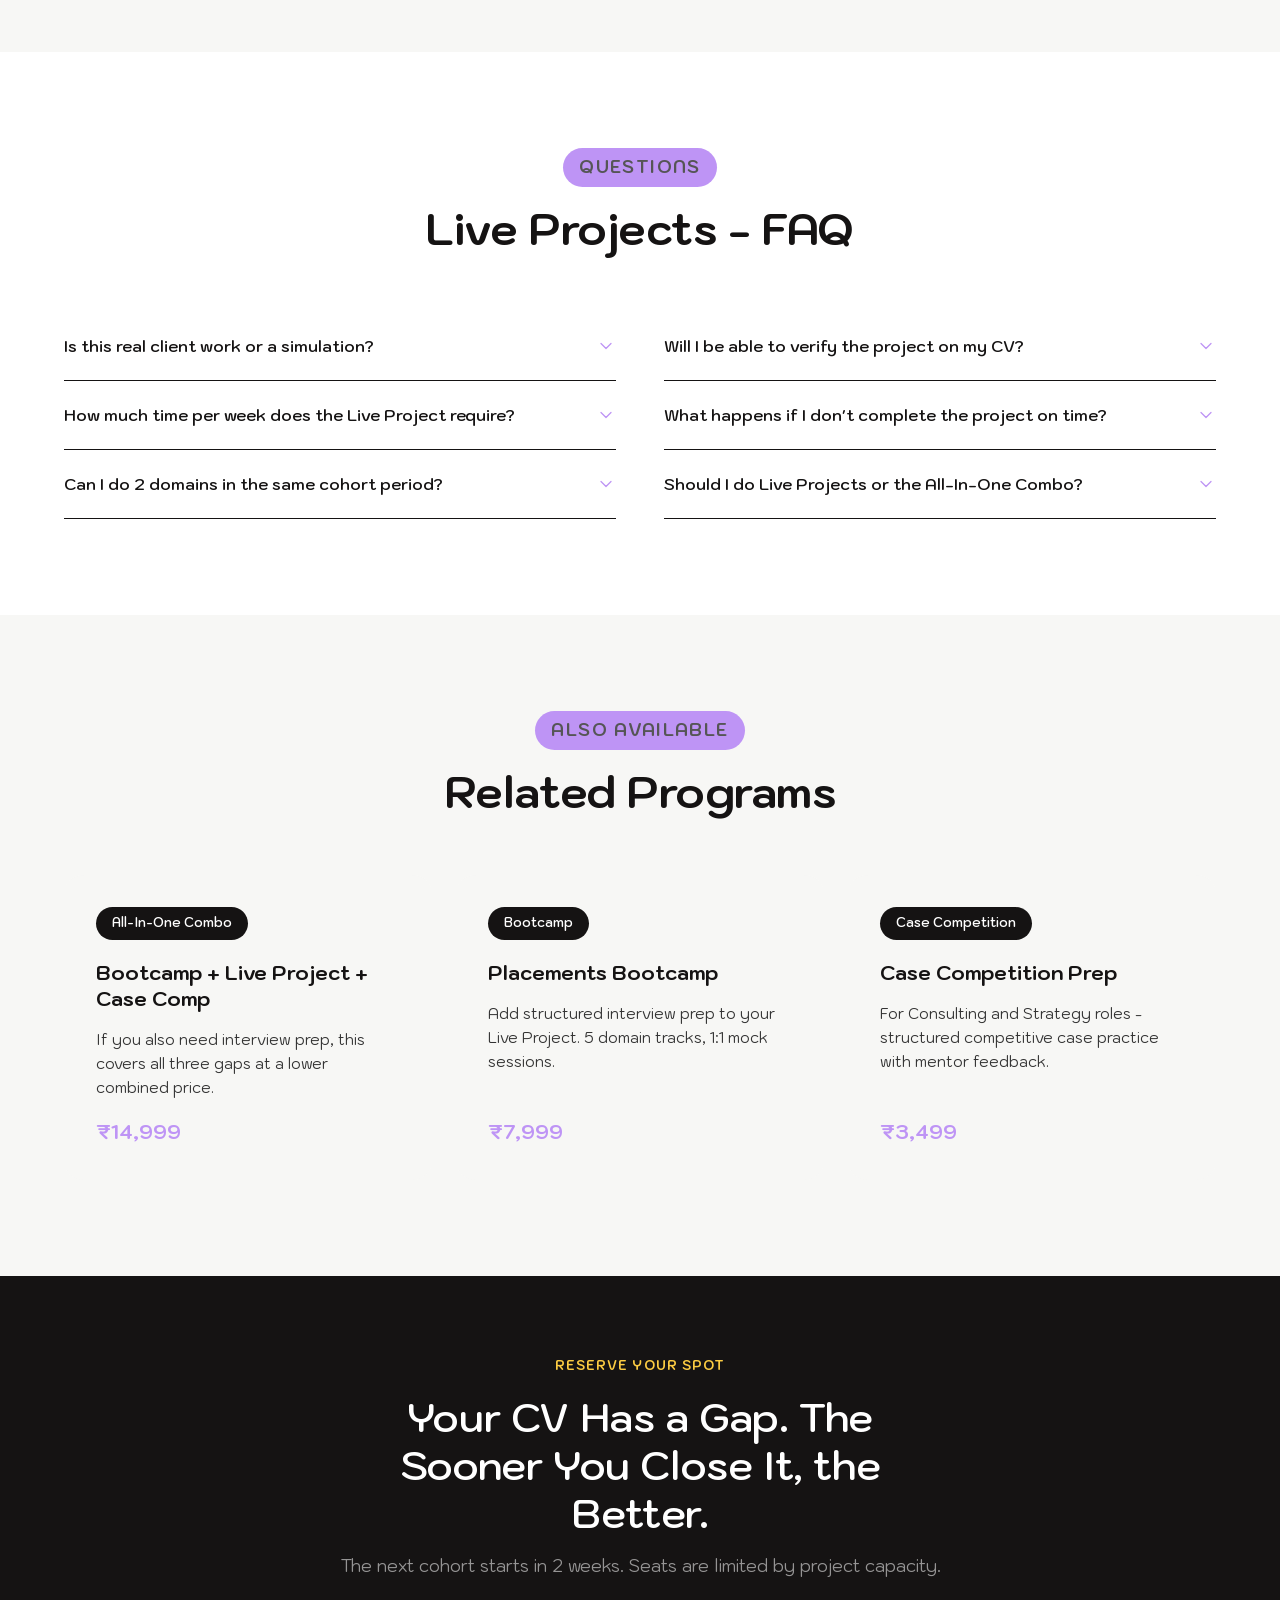
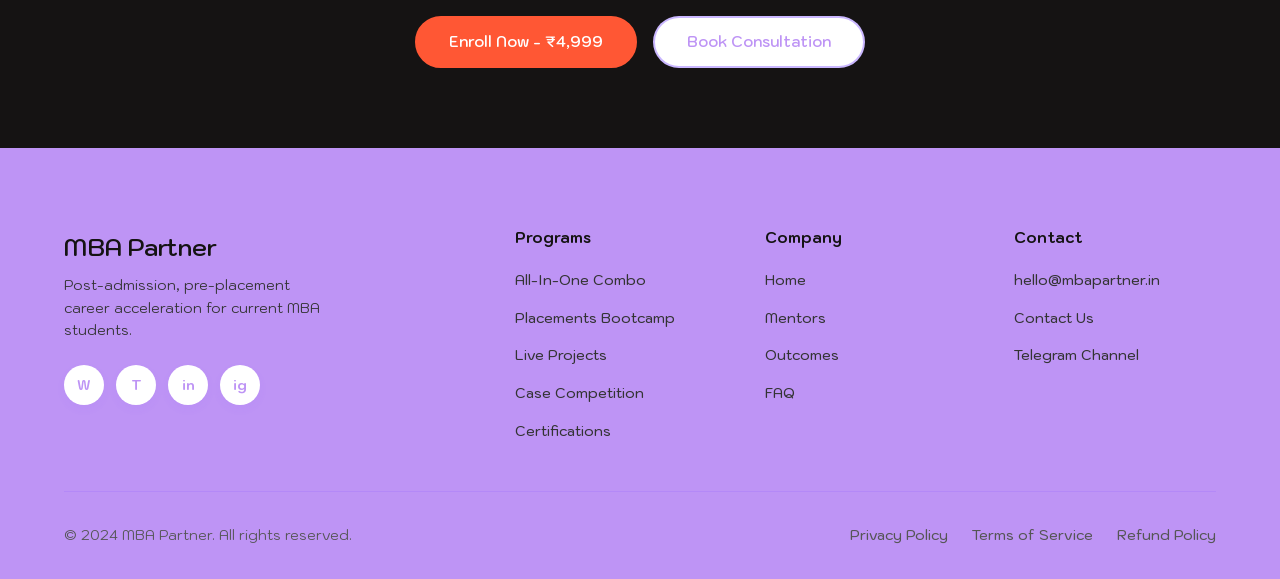
<file: offering-live-project.html>
<!DOCTYPE html>
<html lang="en">
<head>
  <meta charset="UTF-8" />
  <meta name="viewport" content="width=device-width, initial-scale=1.0" />
  <title>Live Projects - MBA Partner</title>
  <meta name="description" content="Real client work through Prodmark Consultants Pvt. Ltd. - a graded, verifiable project output in your domain that sits on your CV as evidence, not a course certificate." />
  <link rel="preconnect" href="https://fonts.googleapis.com" />
  <link rel="preconnect" href="https://fonts.gstatic.com" crossorigin />
  <link href="https://fonts.googleapis.com/css2?family=Kodchasan:wght@400;500;600;700&display=swap" rel="stylesheet" />
  <link rel="stylesheet" href="shared.css" />
  <style>
    .offering-hero{padding:120px 0 80px;background:var(--bg-main)}
    .breadcrumb{display:flex;align-items:center;gap:8px;font-size:13px;color:var(--slate);margin-bottom:24px}
    .breadcrumb a{color:var(--slate);transition:color var(--transition)}.breadcrumb a:hover{color:var(--navy)}.breadcrumb-sep{color:var(--hairline)}
    .offering-hero-grid{display:grid;grid-template-columns:58fr 42fr;gap:64px;align-items:start}
    .offering-sub{font-size:18px;color:var(--slate);line-height:1.6;margin-bottom:32px}
    .offering-hero-ctas{display:flex;gap:12px;flex-wrap:wrap}
    .enroll-panel{background:var(--white);border:1px solid var(--hairline);border-radius:var(--radius-card);padding:32px;position:sticky;top:88px}
    .enroll-price-row{display:flex;align-items:baseline;gap:10px;margin-bottom:6px}
    .enroll-price{font-size:36px;font-weight:600;color:var(--navy);font-variant-numeric:tabular-nums}
    .enroll-price-label{font-size:13px;color:var(--slate);margin-bottom:20px}
    .enroll-divider{border:none;border-top:1px solid var(--hairline);margin:20px 0}
    .enroll-checklist{display:flex;flex-direction:column;gap:10px;margin-bottom:24px}
    .enroll-check-item{display:flex;align-items:flex-start;gap:10px;font-size:14px;color:var(--navy-body);line-height:1.5}
    .enroll-check-item::before{content:'✓';color:var(--success);font-weight:700;flex-shrink:0;margin-top:1px}
    .enroll-cta{width:100%;margin-bottom:12px}.enroll-secondary{width:100%}
    .enroll-note{font-size:12px;color:var(--slate);text-align:center;margin-top:12px;line-height:1.5}

    .outcomes-band{background:var(--navy);padding:64px 0}
    .outcomes-grid{display:grid;grid-template-columns:repeat(3,1fr);gap:0}
    .outcome-tile{padding:32px 28px;border-right:1px solid rgba(255,255,255,0.08)}
    .outcome-tile:last-child{border-right:none}
    .outcome-tile::before{content:'';display:block;width:32px;height:2px;background:var(--yellow);margin-bottom:16px}
    .outcome-tile-title{font-size:16px;font-weight:600;color:var(--white);margin-bottom:8px;line-height:1.3}
    .outcome-tile-desc{font-size:14px;color:rgba(255,255,255,0.55);line-height:1.6}

    .domains-section{background:var(--bg-panel)}
    .domains-grid{display:grid;grid-template-columns:repeat(4,1fr);gap:20px}
    .domain-card{background:var(--white);border:1px solid var(--hairline);border-radius:var(--radius-card);padding:24px 20px;text-align:center}
    .domain-icon{font-size:28px;font-weight:600;color:var(--yellow);margin-bottom:12px}
    .domain-name{font-size:14px;font-weight:600;color:var(--navy);margin-bottom:6px}
    .domain-desc{font-size:12px;color:var(--slate);line-height:1.5}

    .process-section{background:var(--bg-main)}
    .process-steps{display:grid;grid-template-columns:repeat(4,1fr);gap:0;position:relative}
    .process-steps::before{content:'';position:absolute;top:28px;left:calc(12.5% + 8px);right:calc(12.5% + 8px);height:1px;background:var(--hairline);z-index:0}
    .process-step{padding:0 20px;text-align:center;position:relative;z-index:1}
    .process-num{font-size:36px;font-weight:600;color:var(--yellow);font-variant-numeric:tabular-nums;line-height:1;margin-bottom:20px;display:inline-block;position:relative}
    .process-num::after{content:'';display:block;width:80px;height:80px;border-radius:50%;background:var(--bg-main);border:2px solid var(--navy);position:absolute;top:50%;left:50%;transform:translate(-50%,-50%);z-index:-1}
    .process-step-title{font-size:15px;font-weight:600;color:var(--navy);margin-bottom:6px}
    .process-step-desc{font-size:13px;color:var(--slate);line-height:1.6}

    .pricing-section{background:var(--bg-main)}
    .pricing-grid{display:grid;grid-template-columns:repeat(2,1fr);gap:24px;max-width:800px;margin:0 auto}
    .pricing-card{background:var(--white);border:1px solid var(--hairline);border-radius:var(--radius-card);padding:32px;display:flex;flex-direction:column;height:100%;}
    .pricing-card.highlighted{border-color:var(--yellow)}
    .pricing-headline{font-size:22px;font-weight:600;color:var(--navy);margin-bottom:8px}
    .pricing-sub{font-size:14px;color:var(--slate);margin-bottom:20px}
    .pricing-amount{font-size:40px;font-weight:600;color:var(--navy);font-variant-numeric:tabular-nums;margin-bottom:4px}
    .pricing-label{font-size:13px;color:var(--slate);margin-bottom:20px}
    .pricing-features{display:flex;flex-direction:column;gap:8px;margin-bottom:24px}
    .pricing-feature-item{display:flex;align-items:flex-start;gap:10px;font-size:14px;color:var(--navy-body);line-height:1.5}
    .pricing-feature-item::before{content:'✓';color:var(--success);font-weight:700;flex-shrink:0}

    @media(max-width:900px){
      .offering-hero{padding:100px 0 60px}
      .offering-hero-grid{grid-template-columns:1fr;gap:40px}
      .enroll-panel{position:static}
      .outcomes-grid{grid-template-columns:1fr}
      .outcome-tile{border-right:none;border-bottom:1px solid rgba(255,255,255,0.08)}
      .outcome-tile:last-child{border-bottom:none}
      .domains-grid{grid-template-columns:repeat(2,1fr)}
      .process-steps{grid-template-columns:1fr;gap:28px}
      .process-steps::before{display:none}
      .process-step{text-align:left;display:grid;grid-template-columns:auto 1fr;gap:0 12px;align-items:start;padding:0}
      .process-num{font-size:32px;grid-row:span 2}
      .process-num::after{display:none}
      .pricing-grid{grid-template-columns:1fr}
    }
    @media(max-width:640px){
      .offering-hero-ctas{flex-direction:column}
      .offering-hero-ctas .btn{width:100%}
    }
  
/* Modal Scrollbar Fix */
.modal::-webkit-scrollbar { width: 8px; }
.modal::-webkit-scrollbar-track { background: transparent; margin: 16px; border-radius: 16px; }
.modal::-webkit-scrollbar-thumb { background-color: rgba(0,0,0,0.15); border-radius: 8px; }
.modal::-webkit-scrollbar-thumb:hover { background-color: rgba(0,0,0,0.3); }
.modal { scrollbar-width: thin; scrollbar-color: rgba(0,0,0,0.15) transparent; }
</style>
</head>
<body>
  <header id="nav" class="solid" role="banner">
    <div class="container">
      <nav class="nav-inner" aria-label="Main navigation">
        <a href="index.html" class="nav-brand" aria-label="MBA Partner home"><span class="nav-wordmark">MBA Partner</span><span class="nav-tagline">Initiative by Alumni of Old IIM</span></a>
        <ul class="nav-links" id="nav-links" role="list">
          <li><a href="index.html#programs">Programs</a></li><li><a href="index.html#mentors">Mentors</a></li>
          <li><a href="index.html#testimonials">Outcomes</a></li><li><a href="index.html#faq">FAQ</a></li>
        </ul>
        <button class="btn btn-primary" onclick="openModal('Live Projects - ₹4,999')" aria-haspopup="dialog">Enroll Now</button>
        <button class="nav-mobile-toggle" id="mobile-toggle" aria-label="Open navigation menu" aria-expanded="false" aria-controls="nav-links"><span></span><span></span><span></span></button>
      </nav>
    </div>
  </header>

  <main>
    <section class="offering-hero" aria-labelledby="offering-h1">
      <div class="container">
        <nav class="breadcrumb" aria-label="Breadcrumb">
          <a href="index.html">Programs</a><span class="breadcrumb-sep" aria-hidden="true">›</span><span aria-current="page">Live Projects</span>
        </nav>
        <div class="offering-hero-grid">
          <div class="offering-copy">
            <div style="margin-bottom:16px;"><span class="tag-category">Live Project</span></div>
            <h1 class="h1" id="offering-h1" style="color:var(--navy);margin-bottom:16px;">Real Client Work. Verifiable Output. <span class="text-purple">The CV Point That Actually Gets You Shortlisted.</span></h1>
            <p class="offering-sub">A graded project engagement through Prodmark Consultants Pvt. Ltd. - a deliverable in your domain you can walk into every interview and discuss in depth. Not a certificate. Not a simulation. A real output.</p>
            <div class="offering-hero-ctas">
              <button class="btn btn-primary" onclick="openModal('Live Projects - ₹4,999')" aria-haspopup="dialog">Enroll Now - ₹4,999</button>
              <button class="btn btn-secondary" onclick="openModal('Mentor Call - Live Projects')" aria-haspopup="dialog">Talk to a Mentor First</button>
            </div>
          </div>
          <aside aria-label="Enrollment details">
            <div class="enroll-panel">
              <div style="margin-bottom:16px;"><span class="tag-category">Live Project</span></div>
              <div class="enroll-price-row"><span class="enroll-price">₹4,999</span></div>
              <p class="enroll-price-label">Cohort Price · 1 domain · One-time payment</p>
              <hr class="enroll-divider" />
              <ul class="enroll-checklist" role="list">
                <li class="enroll-check-item">Real client engagement through Prodmark Consultants</li>
                <li class="enroll-check-item">Graded, verifiable project deliverable</li>
                <li class="enroll-check-item">4–6 weeks project duration</li>
                <li class="enroll-check-item">Project summary formatted for CV</li>
                <li class="enroll-check-item">Group mentor guidance throughout</li>
                <li class="enroll-check-item">Completion certificate (verifiable)</li>
              </ul>
              <button class="btn btn-primary enroll-cta" onclick="openModal('Live Projects - ₹4,999')" aria-haspopup="dialog">Reserve My Spot</button>
              <button class="btn btn-secondary enroll-secondary" onclick="openModal('Book Consultation')" aria-haspopup="dialog">Book Consultation</button>
              <p class="enroll-note">Need 2 domains? Add the second domain for ₹2,999 more. Our team can help you decide.</p>
            </div>
          </aside>
        </div>
      </div>
    </section>

    <div class="outcomes-band" aria-label="What this program delivers">
      <div class="container">
        <div class="outcomes-grid">
          <div class="outcome-tile">
            <div class="outcome-tile-title">A CV Point That Explains Itself</div>
            <p class="outcome-tile-desc">Recruiters see "Project Manager - Prodmark Consultants" and can ask about it in depth. Not a generic skill. A named output they can probe, verify, and remember.</p>
          </div>
          <div class="outcome-tile">
            <div class="outcome-tile-title">Real Client. Real Deliverable. Real Grade.</div>
            <p class="outcome-tile-desc">This is not a simulation or a case study. Prodmark Consultants Pvt. Ltd. is a real company. Your deliverable is graded by a real client. It can be referenced, verified, and cited.</p>
          </div>
          <div class="outcome-tile">
            <div class="outcome-tile-title">Interview Talking Point - Built In</div>
            <p class="outcome-tile-desc">By the end, you have a project you can narrate in 2 minutes and defend in 20. The questions "Tell me about a project you worked on" and "What was your biggest challenge?" become easy.</p>
          </div>
        </div>
      </div>
    </div>

    <section class="domains-section" aria-labelledby="domains-lp-heading">
      <div class="container">
        <div class="section-header">
          <p class="eyebrow">Available Domains</p>
          <h2 id="domains-lp-heading">Choose Your Project Domain</h2>
          <p>Select the domain that matches your target placement track. Projects are assigned by domain - not randomly.</p>
        </div>
        <div class="domains-grid">
          <div class="domain-card"><div class="domain-icon">S</div><div class="domain-name">Strategy & Consulting</div><p class="domain-desc">Market entry, competitive analysis, operational strategy, growth planning.</p></div>
          <div class="domain-card"><div class="domain-icon">F</div><div class="domain-name">Finance & Valuation</div><p class="domain-desc">DCF modelling, M&A analysis, financial statement review, sector research.</p></div>
          <div class="domain-card"><div class="domain-icon">M</div><div class="domain-name">Marketing & GTM</div><p class="domain-desc">Brand strategy, digital GTM, consumer insight, campaign design.</p></div>
          <div class="domain-card"><div class="domain-icon">O</div><div class="domain-name">Operations & Supply Chain</div><p class="domain-desc">Process optimisation, logistics analysis, demand forecasting.</p></div>
        </div>
        <div style="text-align:center;margin-top:24px;">
          <p style="font-size:14px;color:var(--slate)">Need 2 domains? Add a second project track for <strong style="color:var(--navy)">₹2,999</strong> - enroll in both and get two verifiable CV points from the same cohort period.</p>
        </div>
      </div>
    </section>

    <section class="process-section" aria-labelledby="process-heading">
      <div class="container">
        <div class="section-header">
          <p class="eyebrow">How It Works</p>
          <h2 id="process-heading">From Enrollment to CV-Ready Output</h2>
          <p>Four steps. Zero ambiguity about what happens after you pay.</p>
        </div>
        <div class="process-steps" role="list">
          <div class="process-step" role="listitem">
            <div class="process-num" aria-hidden="true">01</div>
            <div><div class="process-step-title">Domain Selection & Brief</div><p class="process-step-desc">Choose your domain. Receive your project brief within 48 hours. Introduction to your cohort group and project supervisor.</p></div>
          </div>
          <div class="process-step" role="listitem">
            <div class="process-num" aria-hidden="true">02</div>
            <div><div class="process-step-title">Research & Analysis Phase</div><p class="process-step-desc">3–4 weeks of structured project execution with cohort check-ins and mentor feedback on approach and methodology.</p></div>
          </div>
          <div class="process-step" role="listitem">
            <div class="process-num" aria-hidden="true">03</div>
            <div><div class="process-step-title">Deliverable Submission</div><p class="process-step-desc">Submit your final deliverable to Prodmark Consultants for grading. Feedback provided on output quality and interview positioning.</p></div>
          </div>
          <div class="process-step" role="listitem">
            <div class="process-num" aria-hidden="true">04</div>
            <div><div class="process-step-title">CV Formatting & Certificate</div><p class="process-step-desc">Receive your graded output, project summary formatted for your CV, and a verified completion certificate from Prodmark Consultants.</p></div>
          </div>
        </div>
      </div>
    </section>

    <section style="background:var(--bg-panel);" aria-labelledby="ideal-lp-heading">
      <div class="container">
        <div class="section-header">
          <p class="eyebrow">Ideal Student Profile</p>
          <h2 id="ideal-lp-heading">Who This Is For</h2>
        </div>
        <div style="display:grid;grid-template-columns:repeat(3,1fr);gap:24px" class="ideal-grid-lp">
          <div style="background:var(--white);border:1px solid var(--hairline);border-radius:var(--radius-card);padding:28px;">
            <div style="font-size:13px;font-weight:600;letter-spacing:0.06em;text-transform:uppercase;color:var(--yellow);margin-bottom:12px">Profile A</div>
            <div style="font-size:18px;font-weight:600;color:var(--navy);margin-bottom:10px;line-height:1.3;font-style:italic">"My CV has coursework and committee roles - no project output."</div>
            <p style="font-size:14px;color:var(--slate);line-height:1.6">Recruiters see committee titles and course certifications everywhere. A graded project with a real company name is the fastest way to stand out - and one of the most common gaps in first-year MBA CVs.</p>
          </div>
          <div style="background:var(--white);border:1px solid var(--hairline);border-radius:var(--radius-card);padding:28px;">
            <div style="font-size:13px;font-weight:600;letter-spacing:0.06em;text-transform:uppercase;color:var(--yellow);margin-bottom:12px">Profile B</div>
            <div style="font-size:18px;font-weight:600;color:var(--navy);margin-bottom:10px;line-height:1.3;font-style:italic">"I'm switching domains from my pre-MBA work and have no relevant experience."</div>
            <p style="font-size:14px;color:var(--slate);line-height:1.6">An engineer switching to Finance or a sales professional targeting Consulting needs one verifiable output in the new domain. This is the most efficient path to that first data point.</p>
          </div>
          <div style="background:var(--white);border:1px solid var(--hairline);border-radius:var(--radius-card);padding:28px;">
            <div style="font-size:13px;font-weight:600;letter-spacing:0.06em;text-transform:uppercase;color:var(--yellow);margin-bottom:12px">Profile C</div>
            <div style="font-size:18px;font-weight:600;color:var(--navy);margin-bottom:10px;line-height:1.3;font-style:italic">"I want something I can discuss for 20 minutes in a competency interview."</div>
            <p style="font-size:14px;color:var(--slate);line-height:1.6">Competency interviews - "Tell me about a time you analysed a market," "Walk me through a decision you made" - are answered with projects, not coursework. This gives you that project.</p>
          </div>
        </div>
      </div>
    </section>

    <section style="background:var(--bg-main);" aria-labelledby="test-lp-heading">
      <div class="container">
        <div class="section-header">
          <p class="eyebrow">Student Outcomes</p>
          <h2 id="test-lp-heading">Live Project Alumni</h2>
        </div>
        <div class="testimonials-grid">
          <article class="testimonial-card">
            <div class="outcome-badge"><span class="outcome-badge-text">Product Management → Media.net</span></div>
            <blockquote><p class="testimonial-quote">"The Live Project gave me something real to talk about in every interview. I didn't just get the offer - I walked into the room prepared to discuss a specific output in depth."</p></blockquote>
            <div class="testimonial-author"><div class="testimonial-avatar" aria-hidden="true">SS</div><div><div class="testimonial-name">Shen Shaji</div><div class="testimonial-institution">IIM Bangalore</div></div></div>
          </article>
          <article class="testimonial-card">
            <div class="outcome-badge"><span class="outcome-badge-text">Finance → JM Financial SIP</span></div>
            <blockquote><p class="testimonial-quote">"I had no prior finance internship. The Live Project gave me a real valuation output to show. Every Finance recruiter asked about it - it carried the entire interview."</p></blockquote>
            <div class="testimonial-author"><div class="testimonial-avatar" aria-hidden="true">N</div><div><div class="testimonial-name">Nishant Agarwal</div><div class="testimonial-institution">IIM Ahmedabad</div></div></div>
          </article>
          <article class="testimonial-card">
            <div class="outcome-badge"><span class="outcome-badge-text">Strategy → Kearney Final Placement</span></div>
            <blockquote><p class="testimonial-quote">"The Kearney interviewer spent 15 minutes on my Live Project alone. It wasn't the project that got me the offer - it was having something specific and real that I could defend under pressure."</p></blockquote>
            <div class="testimonial-author"><div class="testimonial-avatar" aria-hidden="true">A</div><div><div class="testimonial-name">Aryan Kapoor</div><div class="testimonial-institution">IIM Lucknow</div></div></div>
          </article>
        </div>
      </div>
    </section>

    <section class="pricing-section" aria-labelledby="pricing-lp-heading">
      <div class="container">
        <div class="section-header">
          <p class="eyebrow">Enrollment</p>
          <h2 id="pricing-lp-heading">Choose Your Plan</h2>
          <p>One domain or two - both run within the same cohort period.</p>
        </div>
        <div class="pricing-grid">
          <div class="pricing-card">
            <div class="pricing-headline">1 Domain</div>
            <p class="pricing-sub">Single project track · 4–6 weeks</p>
            <div class="pricing-amount">₹4,999</div>
            <p class="pricing-label">One-time cohort price</p>
            <ul class="pricing-features" role="list">
              <li class="pricing-feature-item">1 real client project through Prodmark Consultants</li>
              <li class="pricing-feature-item">Graded deliverable in your chosen domain</li>
              <li class="pricing-feature-item">Project summary formatted for your CV</li>
              <li class="pricing-feature-item">Completion certificate (verifiable)</li>
              <li class="pricing-feature-item">Group mentor guidance throughout</li>
            </ul>
            <button class="btn btn-primary" onclick="openModal('Live Projects - 1 Domain - ₹4,999')" style="width:100%;margin-top:auto" aria-haspopup="dialog">Enroll - 1 Domain</button>
          </div>
          <div class="pricing-card highlighted">
            <div style="margin-bottom:10px;"><span class="tag-most-chosen">Best Value</span></div>
            <div class="pricing-headline">2 Domains</div>
            <p class="pricing-sub">Two project tracks · Same cohort period</p>
            <div class="pricing-amount">₹7,998</div>
            <p class="pricing-label" style="margin-bottom:4px">₹4,999 + ₹2,999 for second domain</p>
            <p class="pricing-label">Two CV points from one enrollment period</p>
            <ul class="pricing-features" role="list">
              <li class="pricing-feature-item">2 real client projects - different domains</li>
              <li class="pricing-feature-item">2 graded deliverables for your CV</li>
              <li class="pricing-feature-item">Both formatted as separate CV points</li>
              <li class="pricing-feature-item">2 verified completion certificates</li>
              <li class="pricing-feature-item">Group mentor guidance on both tracks</li>
            </ul>
            <button class="btn btn-primary" onclick="openModal('Live Projects - 2 Domains - ₹7,998')" style="width:100%;margin-top:auto" aria-haspopup="dialog">Enroll - 2 Domains</button>
          </div>
        </div>
        <div style="text-align:center;margin-top:32px;">
          <button class="btn btn-secondary" onclick="openModal('Book Consultation - Live Projects')" aria-haspopup="dialog">Not sure which domain? Book a free career call →</button>
        </div>
      </div>
    </section>

    <section style="background:var(--bg-panel);" id="faq-lp" aria-labelledby="faq-lp-heading">
      <div class="container">
        <div class="section-header"><p class="eyebrow">Questions</p><h2 id="faq-lp-heading">Live Projects - FAQ</h2></div>
        <div class="faq-grid">
          <div class="faq-col">
            <div class="faq-item"><button class="faq-question" aria-expanded="false">Is this real client work or a simulation?<svg class="faq-chevron" viewBox="0 0 24 24" fill="none" stroke="currentColor" stroke-width="1.5" stroke-linecap="round" stroke-linejoin="round" aria-hidden="true"><polyline points="6 9 12 15 18 9"/></svg></button><div class="faq-answer">Real. Projects are executed through Prodmark Consultants Pvt. Ltd. - an actual registered consulting entity. The deliverable is graded by a real client supervisor, not a simulation evaluator. This is what allows you to list it on your CV as a project engagement rather than a course completion.</div></div>
            <div class="faq-item"><button class="faq-question" aria-expanded="false">How much time per week does the Live Project require?<svg class="faq-chevron" viewBox="0 0 24 24" fill="none" stroke="currentColor" stroke-width="1.5" stroke-linecap="round" stroke-linejoin="round" aria-hidden="true"><polyline points="6 9 12 15 18 9"/></svg></button><div class="faq-answer">6–10 hours per week for 4–6 weeks. Project work is primarily self-directed with weekly check-ins and mentor feedback. It runs alongside your coursework - scheduled to not conflict with your academic calendar at enrollment.</div></div>
            <div class="faq-item"><button class="faq-question" aria-expanded="false">Can I do 2 domains in the same cohort period?<svg class="faq-chevron" viewBox="0 0 24 24" fill="none" stroke="currentColor" stroke-width="1.5" stroke-linecap="round" stroke-linejoin="round" aria-hidden="true"><polyline points="6 9 12 15 18 9"/></svg></button><div class="faq-answer">Yes - both domain tracks run concurrently within the same 4–6 week cohort. You'd be managing two separate project tracks simultaneously. This works well for students targeting Finance and Consulting, for example, where having both domains covered is a genuine advantage.</div></div>
          </div>
          <div class="faq-col">
            <div class="faq-item"><button class="faq-question" aria-expanded="false">Will I be able to verify the project on my CV?<svg class="faq-chevron" viewBox="0 0 24 24" fill="none" stroke="currentColor" stroke-width="1.5" stroke-linecap="round" stroke-linejoin="round" aria-hidden="true"><polyline points="6 9 12 15 18 9"/></svg></button><div class="faq-answer">Yes. Prodmark Consultants Pvt. Ltd. is a real registered company. The certificate is issued by Prodmark and the project engagement can be referenced and verified by recruiters who want to confirm it. This is explicitly not a self-issued certificate.</div></div>
            <div class="faq-item"><button class="faq-question" aria-expanded="false">What happens if I don't complete the project on time?<svg class="faq-chevron" viewBox="0 0 24 24" fill="none" stroke="currentColor" stroke-width="1.5" stroke-linecap="round" stroke-linejoin="round" aria-hidden="true"><polyline points="6 9 12 15 18 9"/></svg></button><div class="faq-answer">Project timelines are structured with cohort check-ins specifically to prevent this. If you fall behind, your cohort mentor helps you reprioritise and restructure your output scope. Extensions are granted in exceptional circumstances - contact us directly if you anticipate a timeline issue before it becomes one.</div></div>
            <div class="faq-item"><button class="faq-question" aria-expanded="false">Should I do Live Projects or the All-In-One Combo?<svg class="faq-chevron" viewBox="0 0 24 24" fill="none" stroke="currentColor" stroke-width="1.5" stroke-linecap="round" stroke-linejoin="round" aria-hidden="true"><polyline points="6 9 12 15 18 9"/></svg></button><div class="faq-answer">If you also need interview prep (mock sessions, domain-specific prep, HR round coaching), the All-In-One Combo covers all three gaps at ₹14,999 - which is less than combining Live Projects + Bootcamp + Case Comp separately. If your only gap is the CV output, the standalone Live Project is the right choice.</div></div>
          </div>
        </div>
      </div>
    </section>

    <section style="background:var(--bg-main);" aria-labelledby="related-lp-heading">
      <div class="container">
        <div class="section-header"><p class="eyebrow">Also Available</p><h2 id="related-lp-heading">Related Programs</h2></div>
        <div class="related-grid">
          <a href="offering-all-in-one.html" class="related-card"><span class="tag-category">All-In-One Combo</span><div class="related-card-name">Bootcamp + Live Project + Case Comp</div><p class="related-card-desc">If you also need interview prep, this covers all three gaps at a lower combined price.</p><span class="related-card-price">₹14,999</span></a>
          <a href="offering-bootcamp.html" class="related-card"><span class="tag-category">Bootcamp</span><div class="related-card-name">Placements Bootcamp</div><p class="related-card-desc">Add structured interview prep to your Live Project. 5 domain tracks, 1:1 mock sessions.</p><span class="related-card-price">₹7,999</span></a>
          <a href="offering-case-comp.html" class="related-card"><span class="tag-category">Case Competition</span><div class="related-card-name">Case Competition Prep</div><p class="related-card-desc">For Consulting and Strategy roles - structured competitive case practice with mentor feedback.</p><span class="related-card-price">₹3,499</span></a>
        </div>
      </div>
    </section>

    <section style="background:var(--navy);padding:80px 0;text-align:center;" aria-labelledby="final-cta-lp">
      <div class="container">
        <p class="eyebrow" style="color:var(--yellow)">Reserve Your Spot</p>
        <h2 id="final-cta-lp" style="font-size:clamp(28px,4vw,40px);font-weight:600;color:var(--white);margin:16px auto;max-width:560px;line-height:1.2">Your CV Has a Gap. The Sooner You Close It, the Better.</h2>
        <p style="font-size:17px;color:rgba(255,255,255,0.55);margin-bottom:36px">The next cohort starts in 2 weeks. Seats are limited by project capacity.</p>
        <div style="display:flex;justify-content:center;gap:16px;flex-wrap:wrap;">
          <button class="btn btn-primary" onclick="openModal('Live Projects - ₹4,999')" aria-haspopup="dialog">Enroll Now - ₹4,999</button>
          <button class="btn btn-secondary-light" onclick="openModal('Book Consultation')" aria-haspopup="dialog">Book Consultation</button>
        </div>
      </div>
    </section>
  </main>

  <footer aria-label="Site footer">
    <div class="container">
      <div class="footer-grid">
        <div class="footer-brand"><div class="nav-wordmark">MBA Partner</div><p>Post-admission, pre-placement career acceleration for current MBA students.</p><div class="footer-social"><a href="#" class="social-link" aria-label="WhatsApp">W</a><a href="#" class="social-link" aria-label="Telegram">T</a><a href="#" class="social-link" aria-label="LinkedIn">in</a><a href="#" class="social-link" aria-label="Instagram">ig</a></div></div>
        <div class="footer-col"><h4>Programs</h4><ul><li><a href="offering-all-in-one.html">All-In-One Combo</a></li><li><a href="offering-bootcamp.html">Placements Bootcamp</a></li><li><a href="offering-live-project.html">Live Projects</a></li><li><a href="offering-case-comp.html">Case Competition</a></li><li><a href="offering-certifications.html">Certifications</a></li></ul></div>
        <div class="footer-col"><h4>Company</h4><ul><li><a href="index.html">Home</a></li><li><a href="index.html#mentors">Mentors</a></li><li><a href="index.html#testimonials">Outcomes</a></li><li><a href="index.html#faq">FAQ</a></li></ul></div>
        <div class="footer-col"><h4>Contact</h4><ul><li><a href="mailto:hello@mbapartner.in">hello@mbapartner.in</a></li><li><a href="#">Contact Us</a></li><li><a href="#">Telegram Channel</a></li></ul></div>
      </div>
      <div class="footer-bottom"><p>© 2024 MBA Partner. All rights reserved.</p><nav class="footer-legal" aria-label="Legal links"><a href="#">Privacy Policy</a><a href="#">Terms of Service</a><a href="#">Refund Policy</a></nav></div>
    </div>
  </footer>
  <div id="mobile-cta-bar" role="complementary"><button class="btn btn-primary" onclick="openModal('Live Projects - ₹4,999')" style="width:100%;margin-top:auto">Enroll Now - ₹4,999</button></div>

  <div id="enroll-modal" class="modal-overlay" role="dialog" aria-modal="true" aria-labelledby="modal-title" aria-hidden="true">
    <div class="modal"><button class="modal-close" id="modal-close-btn" aria-label="Close enrollment form">✕</button><p class="eyebrow modal-eyebrow">Get Started</p><h2 class="modal-title" id="modal-title">Reserve Your Spot</h2><p class="modal-offering-name" id="modal-offering-label">Live Projects</p>
      <form class="modal-form" id="enroll-form" action="https://docs.google.com/forms/d/e/1FAIpQLSc_DUMMY_ID/formResponse" method="POST" target="_blank">
        <div class="form-group"><label class="form-label" for="modal-name">Full Name</label><input class="form-input" type="text" id="modal-name" name="name" placeholder="Your full name" required autocomplete="name" /></div>
        <div class="form-group"><label class="form-label" for="modal-email">Email Address</label><input class="form-input" type="email" id="modal-email" name="email" placeholder="you@college.edu" required autocomplete="email" /></div>
        <div class="form-group"><label class="form-label" for="modal-phone">WhatsApp Number</label><input class="form-input" type="tel" id="modal-phone" name="phone" placeholder="+91 98765 43210" required autocomplete="tel" /></div>
        <div class="form-group"><label class="form-label" for="modal-bschool">B-School</label><input class="form-input" type="text" id="modal-bschool" name="bschool" placeholder="IIM Ahmedabad, FMS Delhi, etc." required /></div>
        <div class="form-group"><label class="form-label" for="modal-domain">Project Domain</label><select class="form-select" id="modal-domain" name="domain"><option value="">Select your domain</option><option>Strategy &amp; Consulting</option><option>Finance &amp; Valuation</option><option>Marketing &amp; GTM</option><option>Operations &amp; Supply Chain</option></select></div>
        <button type="submit" class="modal-submit">Reserve My Spot →</button>
        <p class="modal-note">Our team will reach you on WhatsApp within 24 hours.</p>
      </form>
    </div>
  </div>

  <script>
    const modalOverlay=document.getElementById('enroll-modal'),modalCloseBtn=document.getElementById('modal-close-btn'),modalOfferingLabel=document.getElementById('modal-offering-label'),enrollForm=document.getElementById('enroll-form');
    function openModal(n){modalOfferingLabel.textContent=n||'Live Projects';modalOverlay.classList.add('open');modalOverlay.setAttribute('aria-hidden','false');document.body.style.overflow='hidden';setTimeout(()=>modalCloseBtn.focus(),50);}
    function closeModal(){modalOverlay.classList.remove('open');modalOverlay.setAttribute('aria-hidden','true');document.body.style.overflow='';}
    modalCloseBtn.addEventListener('click',closeModal);modalOverlay.addEventListener('click',(e)=>{if(e.target===modalOverlay)closeModal();});document.addEventListener('keydown',(e)=>{if(e.key==='Escape'&&modalOverlay.classList.contains('open'))closeModal();});
    enrollForm.addEventListener('submit',(e)=>{e.preventDefault();const name=document.getElementById('modal-name').value.trim(),phone=document.getElementById('modal-phone').value.trim(),offering=modalOfferingLabel.textContent,msg=encodeURIComponent(`Hi, I'm ${name} and I'd like to enroll in: ${offering}. My WhatsApp: ${phone}`);window.open(`https://wa.me/919999999999?text=${msg}`,'_blank');closeModal();});
    const mt=document.getElementById('mobile-toggle'),nl=document.getElementById('nav-links');
    mt.addEventListener('click',()=>{const o=nl.classList.toggle('open');mt.setAttribute('aria-expanded',o);});
    const mcb=document.getElementById('mobile-cta-bar');window.addEventListener('scroll',()=>{if(window.scrollY>400)mcb.classList.add('visible');else mcb.classList.remove('visible');},{passive:true});
    document.querySelectorAll('.faq-question').forEach(btn=>{btn.addEventListener('click',()=>{const item=btn.closest('.faq-item'),isOpen=item.classList.contains('open');item.classList.toggle('open',!isOpen);btn.setAttribute('aria-expanded',!isOpen);});});
    const pref=window.matchMedia('(prefers-reduced-motion: reduce)').matches;if(!pref){const s=document.createElement('style');s.textContent=`.reveal{opacity:0;transform:translateY(14px);transition:opacity 300ms ease,transform 300ms ease}.reveal.visible{opacity:1;transform:none}`;document.head.appendChild(s);const els=document.querySelectorAll('.domain-card,.testimonial-card,.related-card,.outcome-tile,.process-step');els.forEach(el=>el.classList.add('reveal'));const obs=new IntersectionObserver((entries)=>{entries.forEach(entry=>{if(entry.isIntersecting){entry.target.classList.add('visible');obs.unobserve(entry.target);}});},{threshold:0.1});els.forEach(el=>obs.observe(el));}
  </script>

  <!-- ══════════════════════════════════════════
       CHATBOT (Phase 5)
  ══════════════════════════════════════════ -->
  <button class="chatbot-trigger" id="chatbot-trigger" aria-label="Open chat" aria-haspopup="dialog" aria-expanded="false">
    <svg viewBox="0 0 24 24" xmlns="http://www.w3.org/2000/svg"><path d="M20 2H4c-1.1 0-2 .9-2 2v18l4-4h14c1.1 0 2-.9 2-2V4c0-1.1-.9-2-2-2zm0 14H5.2L4 17.2V4h16v12z"/></svg>
  </button>

  <div class="chatbot-popup" id="chatbot-popup" role="dialog" aria-label="Chat assistant" aria-hidden="true">
    <div class="chat-header">
      <div class="chat-header-title">MBA Partner Guide</div>
      <button class="chatbot-close" id="chatbot-close" aria-label="Close chat">✕</button>
    </div>
    <div class="chat-messages" id="chat-messages">
      <div class="chat-message">Hi! I'm here to help you navigate our programs and find the best fit for your CV gaps. How can I help?</div>
    </div>
    <div class="chat-suggested-questions">
      <div class="chat-suggested-title">Suggested Questions</div>
      <button class="chat-suggestion-btn">Which program should I choose?</button>
      <button class="chat-suggestion-btn">Tell me about Live Projects</button>
      <button class="chat-suggestion-btn">How do placements work?</button>
      <button class="chat-suggestion-btn">What certifications are available?</button>
    </div>
  </div>

  <script>
    const cbTrigger = document.getElementById('chatbot-trigger'),
          cbPopup = document.getElementById('chatbot-popup'),
          cbClose = document.getElementById('chatbot-close'),
          cbMessages = document.getElementById('chat-messages');

    function toggleChat() {
      const isOpen = cbPopup.classList.contains('open');
      if (isOpen) {
        cbPopup.classList.remove('open');
        cbPopup.setAttribute('aria-hidden', 'true');
        cbTrigger.setAttribute('aria-expanded', 'false');
      } else {
        cbPopup.classList.add('open');
        cbPopup.setAttribute('aria-hidden', 'false');
        cbTrigger.setAttribute('aria-expanded', 'true');
      }
    }

    cbTrigger.addEventListener('click', toggleChat);
    cbClose.addEventListener('click', toggleChat);

    document.querySelectorAll('.chat-suggestion-btn').forEach(btn => {
      btn.addEventListener('click', (e) => {
        const question = e.target.textContent;
        const userMsg = document.createElement('div');
        userMsg.className = 'chat-message user';
        userMsg.textContent = question;
        cbMessages.appendChild(userMsg);
        cbMessages.scrollTop = cbMessages.scrollHeight;

        setTimeout(() => {
          const replyMsg = document.createElement('div');
          replyMsg.className = 'chat-message';
          
          if (question.includes('choose')) {
            replyMsg.textContent = "If you need a CV point, go for Live Projects. If you also need interview prep, the All-In-One Combo is best.";
          } else if (question.includes('Live Projects')) {
            replyMsg.textContent = "Live Projects offer real client work via Prodmark Consultants. You'll get a graded, verifiable project output for your CV.";
          } else if (question.includes('placements')) {
            replyMsg.textContent = "We don't guarantee placements, but our credentials give you the talking points and CV weight needed to pass shortlists and ace interviews.";
          } else if (question.includes('certifications')) {
            replyMsg.textContent = "We offer domain-specific certifications designed to add hard skills to your CV, complementing your MBA coursework.";
          } else {
            replyMsg.textContent = "Please book a free career call for detailed guidance!";
          }
          
          cbMessages.appendChild(replyMsg);
          cbMessages.scrollTop = cbMessages.scrollHeight;
        }, 600);
      });
    });
  </script>
</body>
</html>
</file>
<file: shared.css>
/* ════════════════════════════════════════════════════════════════
   DESIGN TOKENS (Vibrant Eduvance Style)
════════════════════════════════════════════════════════════════ */
:root {
  /* ── Learnify Palette ────────────────────── */
  --black:        #151313;
  --orange:       #ff5734;
  --purple:       #be94f5;
  --yellow:       #fccc42;
  --blue:         #c2ebff;
  --white:        #ffffff;
  --bg-main:      #f7f7f5;
  
  /* Aliases to keep existing classes working */
  --navy:         var(--black); 
  --navy-body:    #333333; 
  --slate:        #555555;
  --purple-light: var(--purple);
  --purple-hover: #a67be0;
  --yellow-hover: #e0b435;
  --yellow-border:var(--black);
  --yellow-light: var(--yellow);
  --bg-panel:     var(--white);
  --hairline:     var(--black);

  --success:      #10B981;

  --radius-card:  20px;
  --radius-btn:   9999px;
  --radius-tag:   9999px;

  --section-gap:  96px;   /* desktop */

  /* Flat shadows for neo-brutalism/soft-rounded */
  --shadow-hover: 0 8px 16px rgba(21, 19, 19, 0.15);
  --shadow-card:  none;
  --transition:   200ms ease;
}

/* ════════════════════════════════════════════════════════════════
   RESET & BASE
════════════════════════════════════════════════════════════════ */
*, *::before, *::after { box-sizing: border-box; margin: 0; padding: 0; }
html { scroll-behavior: smooth; }
body {
  font-family: 'Kodchasan', system-ui, sans-serif;
  font-size: 16px;
  line-height: 1.6;
  color: var(--navy-body);
  background: var(--bg-main);
  -webkit-font-smoothing: antialiased;
}
img { display: block; max-width: 100%; }
a { color: inherit; text-decoration: none; }
ul { list-style: none; }
button { font-family: inherit; cursor: pointer; border: none; background: none; }

/* ════════════════════════════════════════════════════════════════
   TYPOGRAPHY
════════════════════════════════════════════════════════════════ */
  font-family: 'Kodchasan', sans-serif; 
  color: var(--navy); 

h1, .h1 { font-size: clamp(36px, 5vw, 64px); font-weight: 700; line-height: 1.15; letter-spacing: -0.02em; }
h2, .h2 { font-size: clamp(28px, 4vw, 44px); font-weight: 700; line-height: 1.2; letter-spacing: -0.01em; }
h3, .h3 { font-size: clamp(22px, 3vw, 28px); font-weight: 600; line-height: 1.25; }
h4, .h4 { font-size: clamp(18px, 2.5vw, 20px); font-weight: 600; line-height: 1.3; }

.text-purple { color: var(--purple); }
.text-yellow { color: var(--yellow); }

.eyebrow {
  font-family: 'Kodchasan', sans-serif;
  font-size: 13px;
  font-weight: 700;
  letter-spacing: 0.08em;
  text-transform: uppercase;
  color: var(--purple);
}
.body-lg { font-size: 18px; line-height: 1.6; }
.body-sm { font-size: 14px; line-height: 1.5; }
.stat-numeral {
  font-family: 'Kodchasan', sans-serif;
  font-size: clamp(36px, 5vw, 56px);
  font-weight: 700;
  line-height: 1.1;
  color: var(--navy);
  letter-spacing: -0.02em;
}

/* ════════════════════════════════════════════════════════════════
   LAYOUT
════════════════════════════════════════════════════════════════ */
.container {
  max-width: 1200px;
  margin: 0 auto;
  padding: 0 24px;
}
/* ── Task #2: Consistent section spacing ── */
section { padding: var(--section-gap) 0; }

/* ════════════════════════════════════════════════════════════════
   BUTTONS
════════════════════════════════════════════════════════════════ */
.btn {
  display: inline-flex;
  align-items: center;
  justify-content: center;
  height: 52px;
  padding: 0 32px;
  font-family: 'Kodchasan', sans-serif;
  font-size: 15px;
  font-weight: 600;
  border-radius: var(--radius-btn);
  transition: all var(--transition);
  min-width: 44px;
  white-space: nowrap;
  cursor: pointer;
}
/* Learnify Primary Button: Orange, pill shape */
.btn-primary {
  background: var(--orange);
  color: var(--white);
  border: 2px solid var(--orange);
}
.btn-primary:hover {
  background: #e04b2a;
  border-color: #e04b2a;
  transform: translateY(-2px);
  box-shadow: 0 8px 24px rgba(255, 87, 52, 0.35);
}
/* Task #3: pressed / active feedback */
.btn-primary:active {
  transform: translateY(1px) scale(0.98);
  box-shadow: 0 2px 6px rgba(255, 87, 52, 0.25);
  background: #cc4526;
  transition-duration: 80ms;
}
/* Task #3: strong focus ring (3 px, navy/purple contrast) */
.btn-primary:focus-visible {
  outline: 3px solid var(--black);
  outline-offset: 3px;
  border-radius: var(--radius-btn);
}

.btn-secondary {
  background: var(--purple);
  color: var(--white);
  border: 2px solid var(--purple);
}
.btn-secondary:hover {
  background: #a971ff;
  border-color: #a971ff;
  transform: translateY(-2px);
  box-shadow: 0 8px 24px rgba(189, 137, 255, 0.35);
}
.btn-secondary:active {
  transform: translateY(1px) scale(0.98);
  box-shadow: 0 2px 6px rgba(189, 137, 255, 0.25);
  background: #9551ff;
  transition-duration: 80ms;
}
.btn-secondary:focus-visible {
  outline: 3px solid var(--purple);
  outline-offset: 3px;
  border-radius: var(--radius-btn);
}

.btn-secondary-light {
  background: var(--white);
  color: var(--purple);
  border: 2px solid rgba(122, 75, 255, 0.4);
}
.btn-secondary-light:hover {
  background: var(--purple-light);
  border-color: var(--purple);
  transform: translateY(-2px);
}
.btn-secondary-light:active {
  transform: translateY(1px) scale(0.98);
  background: #E6DEFA;
  transition-duration: 80ms;
}
.btn-secondary-light:focus-visible {
  outline: 3px solid var(--yellow-border);
  outline-offset: 3px;
  border-radius: var(--radius-btn);
}

.text-link {
  color: var(--purple);
  font-weight: 600;
  font-size: 15px;
  border-bottom: 2px solid transparent;
  transition: border-color var(--transition), color var(--transition);
}
.text-link:hover { border-color: var(--purple); color: var(--purple-hover); }
.text-link:focus-visible {
  outline: 3px solid var(--purple);
  outline-offset: 3px;
  border-radius: 2px;
}

/* ════════════════════════════════════════════════════════════════
   CARDS
════════════════════════════════════════════════════════════════ */
.card {
  background: var(--bg-main);
  border: 2px solid var(--black); /* Distinct neo-brutalist border */
  border-radius: var(--radius-card);
  padding: 36px;
  box-shadow: var(--shadow-card);
  transition: transform var(--transition), box-shadow var(--transition), border-color var(--transition);
}
.card:hover { 
  transform: translateY(-4px); 
  box-shadow: var(--shadow-hover); 
  border-color: var(--black);
}

/* ════════════════════════════════════════════════════════════════
   TAGS
════════════════════════════════════════════════════════════════ */
.tag-most-chosen {
  display: inline-block;
  background: var(--purple);
  color: var(--white);
  font-size: 13px;
  font-weight: 600;
  padding: 6px 16px;
  border-radius: var(--radius-tag);
}
.tag-category {
  display: inline-block;
  background: var(--black);
  color: var(--white);
  font-size: 13px;
  font-weight: 600;
  padding: 6px 16px;
  border-radius: var(--radius-tag);
}
.tag-domain {
  display: inline-block;
  font-size: 13px;
  font-weight: 700;
  color: var(--navy);
  background: #fff;
  border: 2px solid var(--navy);
  border-radius: 50px;
  padding: 4px 14px;
}
.tag-verified {
  display: inline-flex;
  align-items: center;
  gap: 6px;
  font-size: 13px;
  font-weight: 600;
  color: var(--success);
  background: rgba(16, 185, 129, 0.1);
  padding: 6px 14px;
  border-radius: var(--radius-tag);
}

/* ════════════════════════════════════════════════════════════════
   CHECKMARKS (New Bullet Style)
════════════════════════════════════════════════════════════════ */
.feature-list { display: flex; flex-direction: column; gap: 12px; }
.feature-list li {
  display: flex;
  align-items: flex-start;
  gap: 12px;
  font-size: 15px;
  color: var(--navy-body);
  line-height: 1.5;
}
.feature-list li::before {
  content: '✓';
  display: flex;
  align-items: center;
  justify-content: center;
  width: 20px;
  height: 20px;
  background: var(--yellow);
  color: var(--navy);
  font-size: 12px;
  font-weight: 800;
  border-radius: 50%;
  flex-shrink: 0;
  margin-top: 2px;
}

/* ── Task #3: Global focus ring — 3 px, high-contrast ─────────────
   Replaces the 2px ring so it's unmissable for keyboard users.   */
a:focus-visible,
button:focus-visible,
[tabindex]:focus-visible {
  outline: 3px solid var(--purple);
  outline-offset: 3px;
  border-radius: 4px;
}

/* Reduced motion */
@media (prefers-reduced-motion: reduce) {
  *, *::before, *::after { animation-duration: 0.01ms !important; transition-duration: 0.01ms !important; }
  html { scroll-behavior: auto; }
}

/* Screen reader only */
.sr-only { position: absolute; width: 1px; height: 1px; padding: 0; margin: -1px; overflow: hidden; clip: rect(0,0,0,0); white-space: nowrap; border-width: 0; }

/* ════════════════════════════════════════════════════════════════
   STICKY NAV
════════════════════════════════════════════════════════════════ */
#nav {
  position: fixed;
  top: 0; left: 0; right: 0;
  z-index: 100;
  background: transparent;
  transition: background 200ms ease, box-shadow 200ms ease;
}
#nav.scrolled {
  background: var(--bg-main);
  box-shadow: 0 4px 20px rgba(0,0,0,0.04);
}
#nav.solid {
  background: var(--bg-main);
  box-shadow: 0 4px 20px rgba(0,0,0,0.04);
}
.nav-inner {
  display: flex;
  align-items: center;
  justify-content: space-between;
  height: 80px;
  gap: 24px;
}
.nav-brand { display: flex; flex-direction: column; gap: 1px; }
.nav-wordmark {
  font-family: 'Kodchasan', sans-serif;
  font-size: 20px;
  font-weight: 600;
  color: var(--navy);
  letter-spacing: -0.01em;
}
.nav-tagline {
  font-size: 10px;
  font-weight: 600;
  letter-spacing: 0.07em;
  text-transform: uppercase;
  color: var(--slate);
}
.nav-links {
  display: flex;
  align-items: center;
  gap: 36px;
}
.nav-links a {
  font-size: 15px;
  font-weight: 600;
  color: var(--navy-body);
  transition: color var(--transition);
}
.nav-links a:hover { color: var(--yellow); }
.nav-mobile-toggle {
  display: none;
  flex-direction: column;
  gap: 5px;
  width: 28px;
  padding: 6px 2px;
  cursor: pointer;
}
.nav-mobile-toggle span {
  display: block;
  height: 2px;
  background: var(--navy);
  border-radius: 2px;
  transition: transform 200ms ease, opacity 200ms ease;
}

/* ════════════════════════════════════════════════════════════════
   SECTION HEADER
════════════════════════════════════════════════════════════════ */
.section-header { text-align: center; max-width: 680px; margin: 0 auto 56px; }
.section-header .eyebrow { margin-bottom: 16px; display: inline-block; background: var(--purple-light); padding: 6px 16px; border-radius: var(--radius-tag); }
.section-header h2 { margin-bottom: 16px; color: var(--navy); }
.section-header p { color: var(--slate); font-size: 17px; }

/* ════════════════════════════════════════════════════════════════
   MENTOR CARDS (shared)
════════════════════════════════════════════════════════════════ */
.mentors-grid {
  display: grid;
  grid-template-columns: repeat(4, 1fr);
  gap: 24px;
}
.mentor-card {
  background: var(--bg-main);
  border: none;
  border-radius: var(--radius-card);
  overflow: hidden;
  box-shadow: var(--shadow-card);
  transition: transform var(--transition), box-shadow var(--transition);
}
.mentor-card:hover { transform: translateY(-4px); box-shadow: var(--shadow-hover); }
.mentor-photo {
  aspect-ratio: 4/5;
  background: var(--purple-light);
  overflow: hidden;
  display: flex;
  align-items: center;
  justify-content: center;
}
.mentor-photo img {
  width: 100%;
  height: 100%;
  object-fit: cover;
  object-position: top;
}
.mentor-photo-placeholder {
  width: 100%;
  height: 100%;
  display: flex;
  flex-direction: column;
  align-items: center;
  justify-content: center;
  gap: 8px;
  background: linear-gradient(135deg, var(--purple), #531BFF);
}
.mentor-avatar {
  width: 80px;
  height: 80px;
  border-radius: 50%;
  background: var(--yellow);
  display: flex;
  align-items: center;
  justify-content: center;
  font-size: 32px;
  color: var(--navy);
  font-family: 'Kodchasan', sans-serif;
  font-weight: 700;
}
.mentor-info { padding: 24px; }
.mentor-credential {
  font-size: 15px;
  font-weight: 700;
  color: var(--navy);
  line-height: 1.4;
  margin-bottom: 4px;
}
.mentor-name { font-size: 14px; color: var(--navy-body); margin-bottom: 12px; }

/* Apply colorful Learnify backgrounds */
.mentors-grid .mentor-card:nth-child(4n+1) { background: var(--yellow); }
.mentors-grid .mentor-card:nth-child(4n+2) { background: var(--purple); }
.mentors-grid .mentor-card:nth-child(4n+3) { background: var(--blue); }
.mentors-grid .mentor-card:nth-child(4n+4) { background: var(--white); }

/* ════════════════════════════════════════════════════════════════
   TESTIMONIALS (shared)
════════════════════════════════════════════════════════════════ */
.testimonials-grid {
  display: grid;
  grid-template-columns: repeat(3, 1fr);
  gap: 24px;
}
.testimonial-card {
  background: var(--bg-main);
  border: none;
  box-shadow: var(--shadow-card);
  border-radius: var(--radius-card);
  padding: 32px;
  display: flex;
  flex-direction: column;
}
.testimonial-quote { font-size: 15px; color: var(--navy-body); line-height: 1.65; margin: 16px 0 24px; }
.testimonial-author { display: flex; align-items: center; gap: 14px; margin-top: auto; }

/* Apply colorful Learnify backgrounds */
.testimonials-grid .testimonial-card:nth-child(3n+1) { background: var(--yellow); }
.testimonials-grid .testimonial-card:nth-child(3n+2) { background: var(--purple); }
.testimonials-grid .testimonial-card:nth-child(3n+3) { background: var(--blue); }
.testimonial-avatar {
  width: 44px;
  height: 44px;
  border-radius: 50%;
  background: var(--purple-light);
  display: flex;
  align-items: center;
  justify-content: center;
  font-family: 'Kodchasan', sans-serif;
  font-size: 16px;
  font-weight: 700;
  color: var(--white);
  flex-shrink: 0;
}
.testimonial-name { font-size: 15px; font-weight: 700; color: var(--navy); }
.testimonial-institution { font-size: 13px; color: var(--slate); }

.outcome-badge {
  display: inline-flex;
  align-items: center;
  gap: 8px;
  background: #fff;
  border: 2px solid var(--navy);
  border-radius: 50px;
  padding: 4px 14px;
  margin-bottom: 16px;
}
.outcome-badge-text {
  font-size: 13px;
  font-weight: 700;
  color: var(--navy);
}

/* ════════════════════════════════════════════════════════════════
   FAQ ACCORDION (shared)
════════════════════════════════════════════════════════════════ */
.faq-grid {
  display: grid;
  grid-template-columns: 1fr 1fr;
  gap: 0 48px;
  align-items: start;
}
.faq-col { display: flex; flex-direction: column; }
.faq-item {
  border-bottom: 1px solid var(--hairline);
  padding: 0;
}
.faq-question {
  display: flex;
  align-items: center;
  justify-content: space-between;
  gap: 16px;
  padding: 24px 0;
  font-family: 'Kodchasan', sans-serif;
  font-size: 16px;
  font-weight: 600;
  color: var(--navy);
  cursor: pointer;
  width: 100%;
  text-align: left;
  background: none;
  border: none;
  transition: color var(--transition);
}
.faq-question:hover { color: var(--purple); }
.faq-question:focus-visible { outline: 2px solid var(--purple); outline-offset: 2px; border-radius: 4px; }
.faq-chevron {
  flex-shrink: 0;
  width: 20px;
  height: 20px;
  transition: transform 200ms ease;
  color: var(--purple);
}
.faq-item.open .faq-chevron { transform: rotate(180deg); }
.faq-answer {
  font-size: 15px;
  color: var(--navy-body);
  line-height: 1.75;
  overflow: hidden;
  max-height: 0;
  transition: max-height 280ms ease, padding 280ms ease;
}
.faq-item.open .faq-answer {
  max-height: 400px;
  padding-bottom: 24px;
}

/* ════════════════════════════════════════════════════════════════
   FOOTER (shared)
════════════════════════════════════════════════════════════════ */
footer {
  background: var(--purple-light);
  padding: 80px 0 32px;
}
.footer-grid {
  display: grid;
  grid-template-columns: 2fr 1fr 1fr 1fr;
  gap: 48px;
  padding-bottom: 48px;
  border-bottom: 1px solid rgba(122, 75, 255, 0.15);
  margin-bottom: 32px;
}
.footer-brand .nav-wordmark { font-size: 24px; color: var(--navy); margin-bottom: 8px; }
.footer-brand p { font-size: 14px; color: var(--navy-body); line-height: 1.6; margin-bottom: 24px; max-width: 260px; }
.footer-social { display: flex; gap: 12px; flex-wrap: wrap; }
.social-link {
  display: inline-flex;
  align-items: center;
  justify-content: center;
  width: 40px;
  height: 40px;
  border-radius: 50%;
  background: var(--white);
  color: var(--purple);
  font-size: 14px;
  font-weight: 700;
  transition: all var(--transition);
  box-shadow: 0 4px 10px rgba(122, 75, 255, 0.05);
}
.social-link:hover { transform: translateY(-2px); box-shadow: 0 6px 14px rgba(122, 75, 255, 0.15); }
.footer-col h4 { font-family: 'Kodchasan', sans-serif; font-size: 15px; font-weight: 700; color: var(--navy); margin-bottom: 20px; }
.footer-col ul { display: flex; flex-direction: column; gap: 12px; }
.footer-col ul a { font-size: 14px; font-weight: 500; color: var(--navy-body); transition: color var(--transition); }
.footer-col ul a:hover { color: var(--purple); }
.footer-bottom { display: flex; justify-content: space-between; align-items: center; gap: 16px; flex-wrap: wrap; }
.footer-bottom p { font-size: 14px; color: var(--slate); }
.footer-legal { display: flex; gap: 24px; }
.footer-legal a { font-size: 14px; font-weight: 500; color: var(--slate); transition: color var(--transition); }
.footer-legal a:hover { color: var(--purple); }

/* ════════════════════════════════════════════════════════════════
   ENROLLMENT MODAL (shared)
════════════════════════════════════════════════════════════════ */
.modal-overlay {
  position: fixed;
  inset: 0;
  background: rgba(30, 27, 75, 0.6);
  backdrop-filter: blur(4px);
  z-index: 200;
  display: flex;
  align-items: center;
  justify-content: center;
  padding: 24px;
  opacity: 0;
  visibility: hidden;
  transition: opacity 200ms ease, visibility 200ms ease;
}
.modal-overlay.open {
  opacity: 1;
  visibility: visible;
}
.modal {
  background: var(--bg-main);
  border-radius: var(--radius-card);
  width: 100%;
  max-width: 520px;
  padding: 40px; max-height: 90vh; overflow-y: auto;
  position: relative;
  transform: translateY(20px);
  transition: transform 300ms cubic-bezier(0.16, 1, 0.3, 1);
  box-shadow: 0 24px 48px rgba(0,0,0,0.1);
}
.modal-overlay.open .modal {
  transform: translateY(0);
}
.modal-close {
  position: absolute;
  top: 20px;
  right: 20px;
  width: 40px;
  height: 40px;
  display: flex;
  align-items: center;
  justify-content: center;
  border-radius: 50%;
  background: var(--purple-light);
  color: var(--white);
  font-size: 18px;
  font-weight: 700;
  line-height: 1;
  transition: all var(--transition);
}
.modal-close:hover { background: var(--purple); color: var(--white); transform: scale(1.05); }
.modal-eyebrow { margin-bottom: 8px; display: inline-block; background: var(--purple-light); padding: 4px 12px; border-radius: var(--radius-tag); color: var(--white); }
.modal-title {
  font-family: 'Kodchasan', sans-serif;
  font-size: 28px;
  font-weight: 700;
  color: var(--navy);
  margin-bottom: 8px;
  line-height: 1.2;
}
.modal-offering-name {
  font-size: 15px;
  color: var(--purple);
  font-weight: 600;
  margin-bottom: 28px;
}
.modal-form { display: flex; flex-direction: column; gap: 16px; }
.form-group { display: flex; flex-direction: column; gap: 8px; }
.form-label {
  font-size: 14px;
  font-weight: 600;
  color: var(--navy);
}
.form-input,
.form-select {
  height: 48px;
  padding: 0 16px;
  border: 2px solid var(--hairline);
  border-radius: 12px;
  font-family: inherit;
  font-size: 15px;
  color: var(--navy);
  background: var(--bg-main);
  transition: border-color var(--transition), box-shadow var(--transition);
  width: 100%;
}
/* Task #3: form input focus — stronger ring + inset press shadow */
.form-input:focus,
.form-select:focus {
  outline: none;
  border-color: var(--purple);
  box-shadow: 0 0 0 4px rgba(122, 75, 255, 0.12),
              inset 0 1px 3px rgba(122, 75, 255, 0.08);
}
.form-input:active { box-shadow: inset 0 2px 4px rgba(0,0,0,0.06); }
.form-input::placeholder { color: var(--slate); font-weight: 400; }

/* Task #1 + #3: modal submit — contrast fix + loading state */
.modal-submit {
  height: 52px;
  background: var(--orange);
  color: var(--white);
  border: 2px solid var(--orange);
  border-radius: var(--radius-btn);
  font-family: 'Kodchasan', sans-serif;
  font-size: 16px;
  font-weight: 700;
  cursor: pointer;
  transition: all var(--transition);
  margin-top: 8px;
  position: relative;
  overflow: hidden;
}
.modal-submit:hover {
  background: #e04b2a;
  border-color: #e04b2a;
  transform: translateY(-2px);
  box-shadow: 0 8px 24px rgba(255, 87, 52, 0.35);
}
.modal-submit:active {
  transform: translateY(1px) scale(0.99);
  box-shadow: none;
  background: #cc4526;
  transition-duration: 80ms;
}
.modal-submit:focus-visible {
  outline: 3px solid var(--navy);
  outline-offset: 3px;
}
/* Task #3: loading spinner — toggled via JS class .is-loading */
.modal-submit.is-loading {
  color: transparent;
  pointer-events: none;
  cursor: wait;
}
.modal-submit.is-loading::after {
  content: '';
  position: absolute;
  inset: 0;
  margin: auto;
  width: 22px;
  height: 22px;
  border: 3px solid rgba(30,27,75,0.25);
  border-top-color: var(--navy);
  border-radius: 50%;
  animation: spin 600ms linear infinite;
}
@keyframes spin { to { transform: rotate(360deg); } }

.modal-note {
  font-size: 13px;
  color: var(--slate);
  text-align: center;
  margin-top: 12px;
  line-height: 1.5;
}

/* ════════════════════════════════════════════════════════════════
   MOBILE PERSISTENT CTA
════════════════════════════════════════════════════════════════ */
#mobile-cta-bar {
  display: none;
  position: fixed;
  bottom: 0; left: 0; right: 0;
  background: var(--bg-main);
  border-top: 1px solid var(--hairline);
  padding: 16px 20px;
  z-index: 90;
  transform: translateY(100%);
  transition: transform 300ms cubic-bezier(0.16, 1, 0.3, 1);
  box-shadow: 0 -4px 20px rgba(0,0,0,0.05);
}
#mobile-cta-bar.visible { transform: translateY(0); }
#mobile-cta-bar .btn { width: 100%; }

/* ════════════════════════════════════════════════════════════════
   RELATED PROGRAMS (shared)
════════════════════════════════════════════════════════════════ */
.related-grid {
  display: grid;
  grid-template-columns: repeat(3, 1fr);
  gap: 24px;
}
.related-card {
  background: var(--bg-main);
  border: none;
  border-radius: var(--radius-card);
  padding: 32px;
  display: flex;
  flex-direction: column;
  gap: 16px;
  box-shadow: var(--shadow-card);
  transition: transform var(--transition), box-shadow var(--transition);
}
.related-card:hover { transform: translateY(-4px); box-shadow: var(--shadow-hover); }
.related-card .tag-category { display: inline-block; align-self: flex-start; margin-bottom: 4px; }
.related-card-name {
  font-family: 'Kodchasan', sans-serif;
  font-size: 20px;
  font-weight: 700;
  color: var(--navy);
  line-height: 1.3;
}
.related-card-desc { font-size: 15px; color: var(--navy-body); line-height: 1.6; flex: 1; }
.related-card-price { font-size: 20px; font-weight: 700; color: var(--purple); font-variant-numeric: tabular-nums; }

/* ════════════════════════════════════════════════════════════════
   RESPONSIVE (shared)
════════════════════════════════════════════════════════════════ */
@media (max-width: 1024px) {
  .mentors-grid { grid-template-columns: repeat(2, 1fr); }
  .related-grid { grid-template-columns: repeat(2, 1fr); }
}

@media (max-width: 900px) {
  /* Task #2: scale section gap down on tablet */
  :root { --section-gap: 72px; }
  .testimonials-grid { grid-template-columns: 1fr; }
  .faq-grid { grid-template-columns: 1fr; }
  .footer-grid { grid-template-columns: 1fr 1fr; gap: 32px; }
}

@media (max-width: 640px) {
  /* Task #2: tightest spacing on mobile */
  :root { --section-gap: 56px; }
  .nav-links { display: none; }
  .nav-links.open {
    display: flex;
    flex-direction: column;
    position: absolute;
    top: 80px; left: 0; right: 0;
    background: var(--bg-main);
    border-bottom: 1px solid var(--hairline);
    padding: 24px;
    gap: 20px;
    box-shadow: 0 8px 24px rgba(0,0,0,0.05);
  }
  .nav-mobile-toggle { display: flex; }
  #nav .btn { display: none; }
  .mentors-grid { grid-template-columns: 1fr 1fr; }
  .related-grid { grid-template-columns: 1fr; }
  .footer-grid { grid-template-columns: 1fr; }
  #mobile-cta-bar { display: block; }
  .modal { padding: 32px 24px; }
}

/* ----------------------------------------------------------------
   CHATBOT (Phase 5) - Neo-Brutalist
---------------------------------------------------------------- */
.chatbot-trigger {
  position: fixed;
  bottom: 24px;
  right: 24px;
  width: 64px;
  height: 64px;
  background: var(--purple);
  color: var(--white);
  border: 2px solid var(--black);
  border-radius: 50%;
  display: flex;
  align-items: center;
  justify-content: center;
  box-shadow: 4px 4px 0px var(--black);
  z-index: 1000;
  cursor: pointer;
  transition: transform var(--transition), box-shadow var(--transition);
}
.chatbot-trigger:hover {
  transform: translate(-2px, -2px);
  box-shadow: 6px 6px 0px var(--black);
}
.chatbot-trigger:active {
  transform: translate(2px, 2px);
  box-shadow: 0px 0px 0px var(--black);
}
.chatbot-trigger svg {
  width: 32px;
  height: 32px;
}

.chatbot-popup {
  position: fixed;
  bottom: 100px;
  right: 24px;
  width: 360px;
  max-width: calc(100vw - 48px);
  background: var(--bg-main);
  border: 2px solid var(--black);
  border-radius: 20px;
  box-shadow: 8px 8px 0px var(--black);
  display: flex;
  flex-direction: column;
  z-index: 1000;
  opacity: 0;
  visibility: hidden;
  transform: translateY(20px);
  transition: all 300ms cubic-bezier(0.16, 1, 0.3, 1);
  overflow: hidden;
}
.chatbot-popup.open {
  opacity: 1;
  visibility: visible;
  transform: translateY(0);
}

.chat-header {
  background: var(--yellow);
  padding: 16px 20px;
  border-bottom: 2px solid var(--black);
  display: flex;
  align-items: center;
  justify-content: space-between;
}
.chat-header-title {
  font-family: 'Kodchasan', sans-serif;
  font-size: 18px;
  font-weight: 700;
  color: var(--black);
}
.chatbot-close {
  background: var(--white);
  border: 2px solid var(--black);
  width: 32px;
  height: 32px;
  border-radius: 50%;
  display: flex;
  align-items: center;
  justify-content: center;
  font-weight: 700;
  cursor: pointer;
  transition: background var(--transition);
}
.chatbot-close:hover {
  background: var(--orange);
  color: var(--white);
}

.chat-messages {
  flex: 1;
  max-height: 320px;
  overflow-y: auto;
  padding: 20px;
  display: flex;
  flex-direction: column;
  gap: 12px;
  background: var(--white);
}
.chat-message {
  background: var(--bg-main);
  border: 2px solid var(--black);
  padding: 12px 16px;
  border-radius: 16px 16px 16px 4px;
  font-size: 14px;
  color: var(--black);
  line-height: 1.5;
  max-width: 85%;
  align-self: flex-start;
}
.chat-message.user {
  background: var(--blue);
  border-radius: 16px 16px 4px 16px;
  align-self: flex-end;
}

.chat-suggested-questions {
  padding: 16px;
  background: var(--bg-main);
  border-top: 2px solid var(--black);
  display: flex;
  flex-direction: column;
  gap: 8px;
}
.chat-suggested-title {
  font-size: 12px;
  font-weight: 700;
  color: var(--slate);
  text-transform: uppercase;
  letter-spacing: 0.05em;
  margin-bottom: 4px;
}
.chat-suggestion-btn {
  background: var(--white);
  border: 2px solid var(--black);
  border-radius: 8px;
  padding: 8px 12px;
  font-size: 13px;
  font-weight: 600;
  color: var(--black);
  text-align: left;
  cursor: pointer;
  transition: all var(--transition);
}
.chat-suggestion-btn:hover {
  background: var(--yellow);
}
.chat-suggestion-btn:active {
  background: var(--yellow);
}

@media (max-width: 640px) {
  .chatbot-popup {
    bottom: 80px;
    right: 16px;
    width: calc(100vw - 32px);
  }
  .chatbot-trigger {
    bottom: 80px;
    right: 16px;
  }
}

/* Modal Scrollbar Fix */
.modal::-webkit-scrollbar { width: 8px; }
.modal::-webkit-scrollbar-track { background: transparent; margin: 16px; border-radius: 16px; }
.modal::-webkit-scrollbar-thumb { background-color: rgba(0,0,0,0.15); border-radius: 8px; }
.modal::-webkit-scrollbar-thumb:hover { background-color: rgba(0,0,0,0.3); }
.modal { scrollbar-width: thin; scrollbar-color: rgba(0,0,0,0.15) transparent; }
</file>
